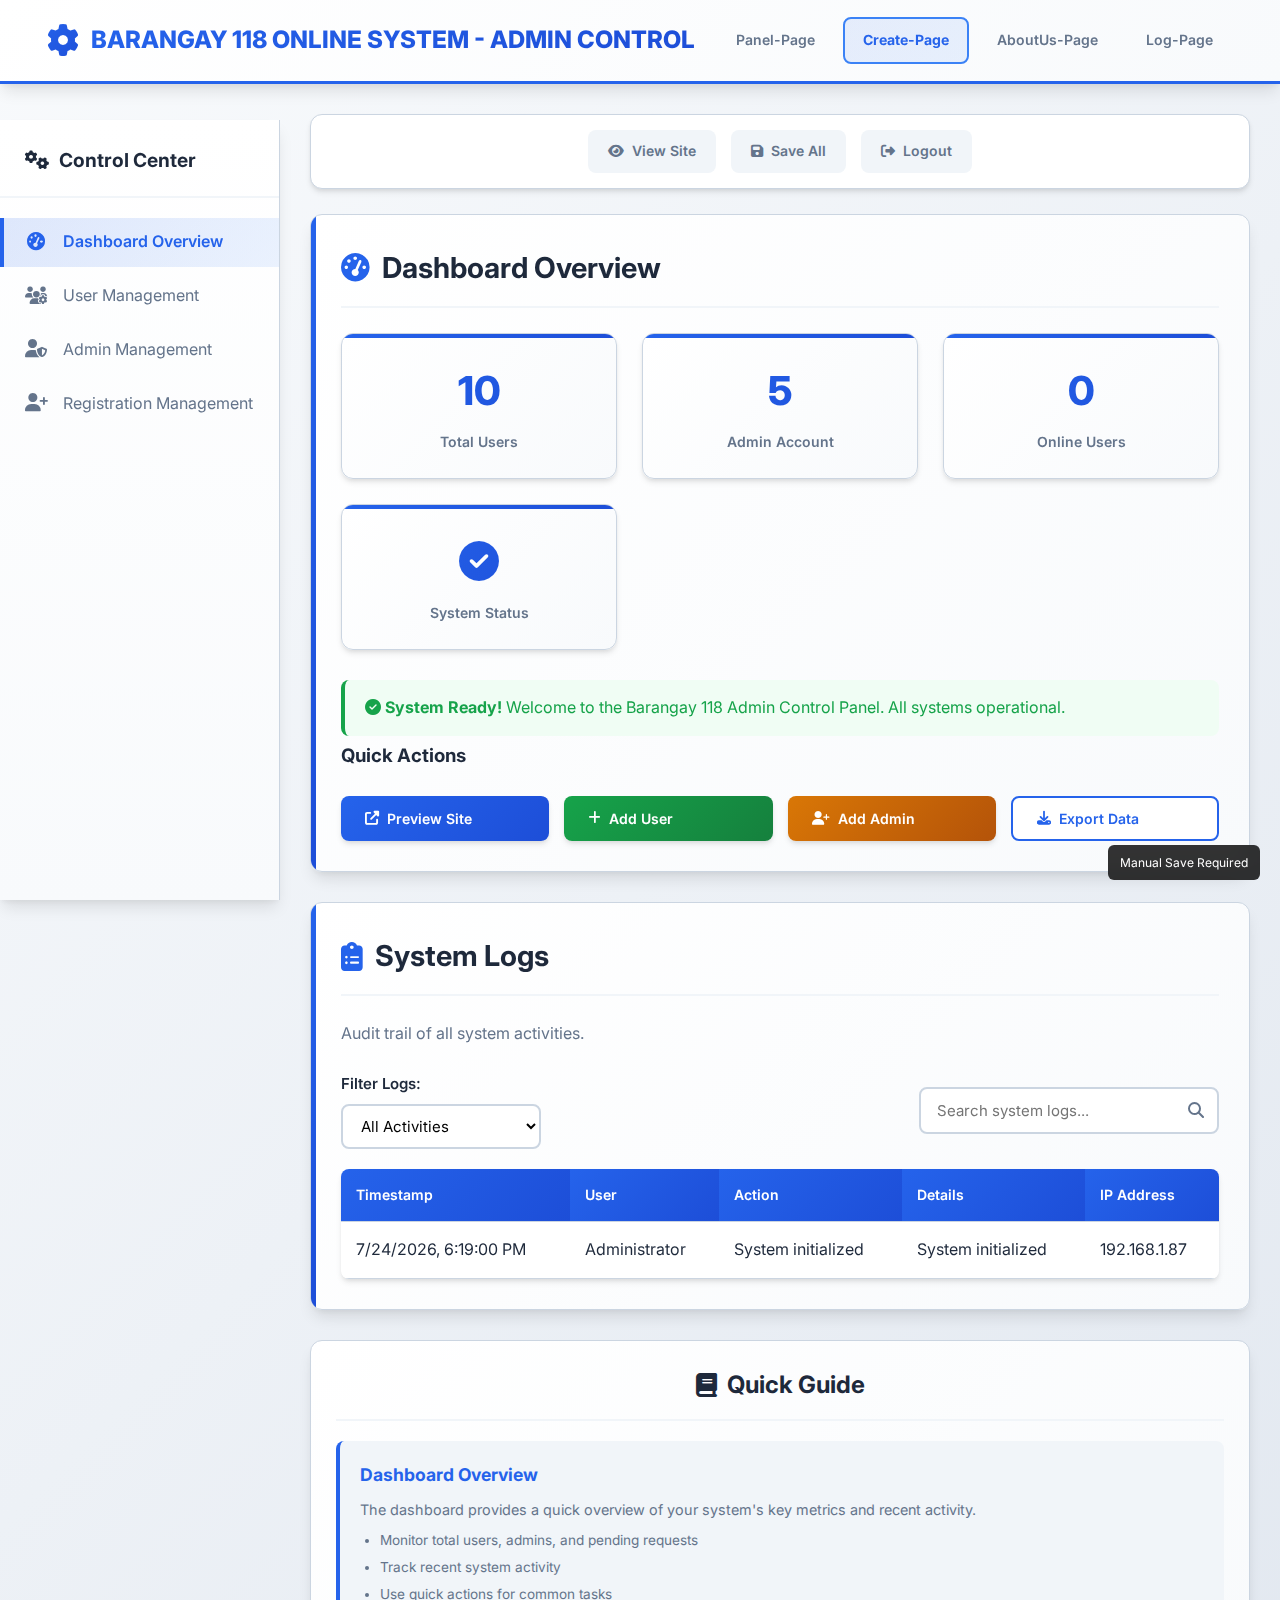
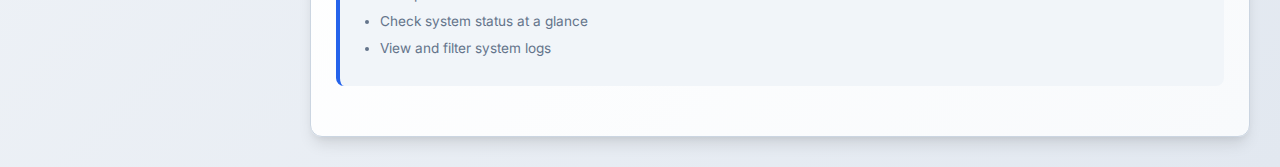
<file: CreateAccountAdmin.html>
<!DOCTYPE html>
<html lang="en">
<head>
    <meta charset="UTF-8">
    <meta name="viewport" content="width=device-width, initial-scale=1.0">
    <title>Admin Control - Barangay 118 Online System</title>
    <link rel="preconnect" href="https://fonts.googleapis.com">
    <link rel="preconnect" href="https://fonts.gstatic.com" crossorigin>
    <link href="https://fonts.googleapis.com/css2?family=Inter:wght@300;400;500;600;700;800&display=swap" rel="stylesheet">
    <link rel="stylesheet" href="https://cdnjs.cloudflare.com/ajax/libs/font-awesome/6.5.0/css/all.min.css"> 

    <style>
        /* CSS Variables */
        :root {
            --primary: #2563eb;
            --primary-dark: #1d4ed8;
            --primary-light: #3b82f6;
            --light: #ffffff;
            --dark: #1e293b;
            --gray: #64748b;
            --gray-light: #f1f5f9;
            --border: #cbd5e1;
            --error: #dc2626;
            --error-light: #fef2f2;
            --success: #16a34a;
            --success-light: #f0fdf4;
            --warning: #d97706;
            --accent: #f59e0b;
            --accent-light: #fef3c7;
            --shadow: 0 4px 6px -1px rgba(0, 0, 0, 0.1), 0 2px 4px -1px rgba(0, 0, 0, 0.06);
            --shadow-md: 0 6px 8px -1px rgba(0, 0, 0, 0.1), 0 4px 6px -1px rgba(0, 0, 0, 0.06);
            --shadow-lg: 0 10px 15px -3px rgba(0, 0, 0, 0.1), 0 4px 6px -2px rgba(0, 0, 0, 0.05);
            --radius: 8px;
            --radius-lg: 12px;
            --transition: all 0.3s cubic-bezier(0.4, 0, 0.2, 1);
        }
        
        /* Reset and Base Styles */
        * {
            margin: 0;
            padding: 0;
            box-sizing: border-box;
            font-family: 'Inter', 'Segoe UI', system-ui, -apple-system, sans-serif;
        }
        
        body {
            background: linear-gradient(135deg, #f8fafc 0%, #e2e8f0 100%);
            color: var(--dark);
            line-height: 1.6;
            min-height: 100vh;
        }
        
        .container {
            width: 95%;
            max-width: 1400px;
            margin: 0 auto;
            padding: 0 15px;
        }
        
        /* Header Styles */
        header {
            background: linear-gradient(135deg, var(--light) 0%, #f8fafc 100%);
            box-shadow: var(--shadow-lg);
            padding: 15px 0;
            position: sticky;
            top: 0;
            z-index: 1000;
            border-bottom: 3px solid var(--primary);
        }
        
        .navbar {
            display: flex;
            justify-content: space-between;
            align-items: center;
        }
        
        .logo {
            display: flex;
            align-items: center;
            gap: 12px;
            cursor: pointer;
        }
        
        .logo-icon {
            color: var(--primary);
            font-size: 32px;
            background: linear-gradient(135deg, var(--primary), var(--primary-dark));
            -webkit-background-clip: text;
            -webkit-text-fill-color: transparent;
        }
        
        .logo h1 {
            font-size: 24px;
            background: linear-gradient(135deg, var(--primary), var(--primary-dark));
            -webkit-background-clip: text;
            -webkit-text-fill-color: transparent;
            font-weight: 800;
        }
        
        .nav-links {
            display: flex;
            gap: 8px;
            align-items: center;
        }
        
        .nav-links a {
            text-decoration: none;
            color: var(--gray);
            font-weight: 600;
            font-size: 14px;
            padding: 10px 18px;
            border-radius: var(--radius);
            transition: var(--transition);
            position: relative;
            border: 2px solid transparent;
        }
        
        .nav-links a:hover {
            color: var(--primary);
            background-color: var(--gray-light);
            transform: translateY(-2px);
        }
        
        .nav-links a.active {
            color: var(--primary);
            background: linear-gradient(135deg, rgba(37, 99, 235, 0.1), rgba(59, 130, 246, 0.1));
            border-color: var(--primary-light);
            font-weight: 700;
        }

        /* Two Column Layout */
        .admin-panel {
            display: grid;
            grid-template-columns: 280px 1fr;
            gap: 0;
            min-height: calc(100vh - 120px);
        }
        
        .sidebar {
            background: linear-gradient(180deg, var(--light) 0%, #f8fafc 100%);
            box-shadow: var(--shadow-lg);
            padding: 25px 0;
            border-right: 1px solid var(--border);
            position: sticky;
            top: 120px;
            height: calc(100vh - 120px);
            overflow-y: auto;
        }
        
        .sidebar-header {
            padding: 0 25px 20px;
            border-bottom: 2px solid var(--gray-light);
            margin-bottom: 20px;
        }
        
        .sidebar-title {
            font-size: 1.2rem;
            font-weight: 700;
            color: var(--dark);
            display: flex;
            align-items: center;
            gap: 10px;
        }
        
        .sidebar-menu {
            list-style: none;
        }
        
        .sidebar-menu li {
            margin-bottom: 5px;
        }
        
        .sidebar-menu a {
            display: flex;
            align-items: center;
            gap: 15px;
            padding: 10px 20px;
            text-decoration: none;
            color: var(--gray);
            transition: var(--transition);
            border-left: 4px solid transparent;
            position: relative;
            overflow: hidden;
        }
        
        .sidebar-menu a::before {
            content: '';
            position: absolute;
            top: 0;
            left: -100%;
            width: 100%;
            height: 100%;
            background: linear-gradient(90deg, transparent, rgba(37, 99, 235, 0.1), transparent);
            transition: left 0.6s ease;
        }
        
        .sidebar-menu a:hover::before {
            left: 100%;
        }
        
        .sidebar-menu a:hover {
            background-color: var(--gray-light);
            color: var(--primary);
            transform: translateX(5px);
        }
        
        .sidebar-menu a.active {
            background: linear-gradient(135deg, rgba(37, 99, 235, 0.15), rgba(59, 130, 246, 0.1));
            color: var(--primary);
            border-left-color: var(--primary);
            font-weight: 600;
        }
        
        .sidebar-icon {
            font-size: 18px;
            width: 24px;
            text-align: center;
            transition: transform 0.3s ease;
        }
        
        .sidebar-menu a:hover .sidebar-icon {
            transform: scale(1.2);
        }
        
        .admin-content {
            padding: 30px;
            overflow-y: auto;
            background: transparent;
        }
        
        /* Section Styles */
        .admin-section {
            background: linear-gradient(135deg, var(--light) 0%, #f8fafc 100%);
            border-radius: var(--radius-lg);
            box-shadow: var(--shadow-lg);
            padding: 30px;
            margin-bottom: 30px;
            border: 1px solid var(--border);
            transition: var(--transition);
            position: relative;
            overflow: hidden;
        }
        
        .admin-section::before {
            content: '';
            position: absolute;
            top: 0;
            left: 0;
            width: 5px;
            height: 100%;
            background: linear-gradient(180deg, var(--primary), var(--primary-dark));
        }
        
        .admin-section:hover {
            transform: translateY(-5px);
            box-shadow: var(--shadow-lg);
        }
        
        .section-title {
            font-size: 1.8rem;
            margin-bottom: 25px;
            color: var(--dark);
            padding-bottom: 15px;
            border-bottom: 2px solid var(--gray-light);
            font-weight: 700;
            display: flex;
            align-items: center;
            gap: 12px;
        }
        
        .section-title i {
            color: var(--primary);
        }
        
        /* Top Bar Flex Layout */
        .top-bar {
            display: flex;
            justify-content: space-between;
            align-items: center;
            margin-bottom: 20px;
            gap: 15px;
        }
        
        .top-bar .alert {
            flex: 1;
            padding: 15px 20px;
            border-radius: var(--radius);
            border-left: 4px solid var(--success);
            background-color: var(--success-light);
            color: var(--success);
            animation: slideIn 0.3s ease;
        }
        
        .top-bar .search-container {
            flex: 0 0 300px; 
            position: relative;
        }
        
        .top-bar .search-box {
            width: 100%;
            padding: 12px 45px 12px 16px;
            border: 2px solid var(--border);
            border-radius: var(--radius);
            font-size: 15px;
            transition: var(--transition);
            background: var(--light);
        }
        
        .top-bar .search-box:focus {
            outline: none;
            border-color: var(--primary);
            box-shadow: 0 0 0 3px rgba(37, 99, 235, 0.1);
        }
        
        .top-bar .search-icon {
            position: absolute;
            right: 15px;
            top: 50%;
            transform: translateY(-50%);
            color: var(--gray);
        }
        
        /* Form Styles */
        .form-group {
            margin-bottom: 15px; 
            position: relative;
        }
        
        .form-label {
            display: block;
            margin-bottom: 8px; 
            font-weight: 600;
            color: var(--dark);
            font-size: 15px;
        }
        
        .form-control {
            width: 100%;
            padding: 10px 14px; 
            border: 2px solid var(--border);
            border-radius: var(--radius);
            font-size: 15px;
            transition: var(--transition);
            background: var(--light);
        }
        
        .form-control:focus {
            outline: none;
            border-color: var(--primary);
            box-shadow: 0 0 0 3px rgba(37, 99, 235, 0.1);
            transform: translateY(-2px);
        }
        
        textarea.form-control {
            min-height: 120px;
            resize: vertical;
            line-height: 1.5;
        }
        
        .form-row {
            display: flex;
            gap: 20px;
        }
        
        .form-row .form-group {
            flex: 1;
        }
        
        /* Button Styles */
        .btn {
            padding: 12px 24px;
            border: none;
            border-radius: var(--radius);
            font-size: 14px;
            font-weight: 600;
            cursor: pointer;
            display: inline-flex;
            align-items: center;
            gap: 8px;
            transition: var(--transition);
            text-decoration: none;
            position: relative;
            overflow: hidden;
        }
        
        .btn::before {
            content: '';
            position: absolute;
            top: 0;
            left: -100%;
            width: 100%;
            height: 100%;
            background: linear-gradient(90deg, transparent, rgba(255,255,255,0.2), transparent);
            transition: left 0.5s ease;
        }
        
        .btn:hover::before {
            left: 100%;
        }
        
        .btn-primary {
            background: linear-gradient(135deg, var(--primary), var(--primary-dark));
            color: white;
            box-shadow: var(--shadow);
        }
        
        .btn-primary:hover {
            transform: translateY(-3px);
            box-shadow: var(--shadow-lg);
        }
        
        .btn-secondary {
            background: var(--light);
            color: var(--primary);
            border: 2px solid var(--primary);
        }
        
        .btn-secondary:hover {
            background: var(--primary);
            color: white;
            transform: translateY(-3px);
        }
        
        .btn-success {
            background: linear-gradient(135deg, var(--success), #15803d);
            color: white;
            box-shadow: var(--shadow);
        }
        
        .btn-success:hover {
            transform: translateY(-3px);
            box-shadow: var(--shadow-lg);
        }
        
        .btn-warning {
            background: linear-gradient(135deg, var(--warning), #b45309);
            color: white;
            box-shadow: var(--shadow);
        }
        
        .btn-warning:hover {
            transform: translateY(-3px);
            box-shadow: var(--shadow-lg);
        }
        
        .btn-danger {
            background: linear-gradient(135deg, var(--error), #b91c1c);
            color: white;
            box-shadow: var(--shadow);
        }
        
        .btn-danger:hover {
            transform: translateY(-3px);
            box-shadow: var(--shadow-lg);
        }
        
        .action-buttons {
            display: flex;
            gap: 6px;
            flex-wrap: nowrap;
        }
        
        .btn-sm {
            padding: 8px 12px;
            font-size: 0.8rem;
            white-space: nowrap;
        }
        
        /* Table Styles */
        .data-table {
            width: 100%;
            border-collapse: collapse;
            margin-top: 20px;
            background: var(--light);
            border-radius: var(--radius);
            overflow: hidden;
            box-shadow: var(--shadow);
        }
        
        .data-table th,
        .data-table td {
            padding: 15px;
            text-align: left;
            border-bottom: 1px solid var(--border);
        }
        
        .data-table th {
            background: linear-gradient(135deg, var(--primary), var(--primary-dark));
            color: white;
            font-weight: 600;
            font-size: 14px;
        }
        
        .data-table tr:hover {
            background-color: var(--gray-light);
        }
        
        /* Stats Grid */
        .stats-grid {
            display: grid;
            grid-template-columns: repeat(auto-fit, minmax(220px, 1fr));
            gap: 25px;
            margin-bottom: 30px;
        }
        
        .stat-card {
            background: linear-gradient(135deg, var(--light), #f8fafc);
            border-radius: var(--radius-lg);
            box-shadow: var(--shadow);
            padding: 25px;
            text-align: center;
            transition: var(--transition);
            border: 1px solid var(--border);
            position: relative;
            overflow: hidden;
        }
        
        .stat-card::before {
            content: '';
            position: absolute;
            top: 0;
            left: 0;
            width: 100%;
            height: 4px;
            background: linear-gradient(90deg, var(--primary), var(--primary-dark));
        }
        
        .stat-card:hover {
            transform: translateY(-5px);
            box-shadow: var(--shadow-lg);
        }
        
        .stat-value {
            font-size: 2.5rem;
            font-weight: 800;
            background: linear-gradient(135deg, var(--primary), var(--primary-dark));
            -webkit-background-clip: text;
            -webkit-text-fill-color: transparent;
            margin-bottom: 8px;
        }
        
        .stat-label {
            color: var(--gray);
            font-size: 14px;
            font-weight: 600;
        }
        
        /* Tabs */
        .tabs {
            display: flex;
            border-bottom: 2px solid var(--gray-light);
            margin-bottom: 25px;
            background: var(--light);
            border-radius: var(--radius) var(--radius) 0 0;
            padding: 0 20px;
        }
        
        .tab {
            padding: 15px 25px;
            cursor: pointer;
            border-bottom: 3px solid transparent;
            transition: var(--transition);
            font-weight: 600;
            color: var(--gray);
            position: relative;
        }
        
        .tab:hover {
            color: var(--primary);
        }
        
        .tab.active {
            border-bottom-color: var(--primary);
            color: var(--primary);
            background: linear-gradient(135deg, rgba(37, 99, 235, 0.05), transparent);
        }
        
        .tab-content {
            display: none;
            animation: fadeIn 0.3s ease;
        }
        
        .tab-content.active {
            display: block;
        }

        .tab .icon {
            color: var(--gray) !important;
        }
        
        @keyframes fadeIn {
            from { opacity: 0; transform: translateY(10px); }
            to { opacity: 1; transform: translateY(0); }
        }
        
        /* Alert Styles */
        .alert {
            padding: 15px 20px;
            border-radius: var(--radius);
            margin-bottom: 5px;
            border-left: 4px solid;
            animation: slideIn 0.3s ease;
        }
        
        @keyframes slideIn {
            from { transform: translateX(-20px); opacity: 0; }
            to { transform: translateX(0); opacity: 1; }
        }
        
        .alert-success {
            background-color: var(--success-light);
            color: var(--success);
            border-left-color: var(--success);
        }
        
        .alert-error {
            background-color: var(--error-light);
            color: var(--error);
            border-left-color: var(--error);
        }
        
        /* Image Preview */
        .image-preview-container {
            margin-top: 15px;
        }
        
        .image-preview {
            max-width: 300px;
            max-height: 200px;
            border-radius: var(--radius);
            border: 2px solid var(--border);
            display: none;
            margin-top: 10px;
            box-shadow: var(--shadow);
        }

        .image-preview.visible {
            display: block;
            animation: zoomIn 0.3s ease;
        }

        @keyframes zoomIn {
            from { transform: scale(0.8); opacity: 0; }
            to { transform: scale(1); opacity: 1; }
        }
        
        /* Feature Badge */
        .feature-badge {
            background: linear-gradient(135deg, var(--accent), var(--warning));
            color: white;
            padding: 4px 12px;
            border-radius: 20px;
            font-size: 0.7rem;
            font-weight: 700;
            text-transform: uppercase;
            display: inline-flex;
            align-items: center;
            gap: 4px;
            white-space: nowrap;
        }

        .feature-badge i {
            font-size: 0.6rem;
        }
        
        /* Quick Actions */
        .quick-actions {
            display: grid;
            grid-template-columns: repeat(auto-fit, minmax(200px, 1fr));
            gap: 15px;
            margin-top: 25px;
        }

        /* Modal Styles */
        .modal {
            display: none;
            position: fixed;
            top: 0;
            left: 0;
            width: 100%;
            height: 100%;
            background: rgba(0,0,0,0.5);
            z-index: 2000;
            align-items: center;
            justify-content: center;
        }
        
        .modal.active {
            display: flex;
        }
        
        .modal-content {
            background: white;
            padding: 30px;
            border-radius: var(--radius-lg);
            box-shadow: var(--shadow-lg);
            width: 90%;
            max-width: 600px;
            max-height: 90vh;
            overflow-y: auto;
        }
        
        .modal-header {
            display: flex;
            justify-content: space-between;
            align-items: center;
            margin-bottom: 20px;
            padding-bottom: 15px;
            border-bottom: 2px solid var(--gray-light);
        }
        
        .modal-title {
            font-size: 1.5rem;
            font-weight: 700;
            color: var(--dark);
        }
        
        .close-modal {
            background: none;
            border: none;
            font-size: 1.5rem;
            cursor: pointer;
            color: var(--gray);
        }

        /* Top Actions inside tab-content */
        .tab-top-actions {
            display: flex;
            justify-content: center;
            gap: 15px;
            padding: 15px 0;
            margin-bottom: 25px;
            background: var(--light);
            border-radius: var(--radius-lg);
            box-shadow: var(--shadow);
            border: 1px solid var(--border);
        }
        
        .tab-top-actions a {
            text-decoration: none;
            color: var(--gray);
            font-weight: 600;
            font-size: 14px;
            padding: 10px 20px;
            border-radius: var(--radius);
            transition: var(--transition);
            display: flex;
            align-items: center;
            gap: 8px;
            background: var(--gray-light);
        }
        
        .tab-top-actions a:hover {
            color: var(--primary);
            background-color: var(--primary-light);
            color: white;
            transform: translateY(-2px);
        }

        /* Quick Guide at bottom center */
        .quick-guide-center {
            background: linear-gradient(135deg, var(--light) 0%, #f8fafc 100%);
            border-radius: var(--radius-lg);
            box-shadow: var(--shadow-lg);
            padding: 25px;
            margin-top: 30px;
            border: 1px solid var(--border);
        }
        
        .quick-guide-header {
            padding-bottom: 15px;
            border-bottom: 2px solid var(--gray-light);
            margin-bottom: 20px;
        }
        
        .quick-guide-title {
            font-size: 1.5rem;
            font-weight: 700;
            color: var(--dark);
            display: flex;
            align-items: center;
            gap: 10px;
            justify-content: center;
        }
        
        .guide-section {
            margin-bottom: 25px;
            padding: 20px;
            background: var(--gray-light);
            border-radius: var(--radius);
            border-left: 4px solid var(--primary);
        }
        
        .guide-section h4 {
            color: var(--primary);
            margin-bottom: 10px;
            font-size: 1.1rem;
        }
        
        .guide-section p {
            font-size: 0.9rem;
            color: var(--gray);
            line-height: 1.5;
            margin-bottom: 10px;
        }
        
        .guide-section ul {
            padding-left: 20px;
            font-size: 0.85rem;
            color: var(--gray);
        }
        
        .guide-section li {
            margin-bottom: 8px;
            line-height: 1.4;
        }
        
        /* Status Indicators */
        .status-online {
            color: #27ae60;
            font-weight: 600;
        }
        
        .status-offline {
            color: #e74c3c;
            font-weight: 600;
        }
        
        .status-indicator {
            display: inline-flex;
            align-items: center;
            gap: 5px;
        }
        
        .status-dot {
            width: 8px;
            height: 8px;
            border-radius: 50%;
            display: inline-block;
        }
        
        .status-dot.online {
            background-color: #27ae60;
        }
        
        .status-dot.offline {
            background-color: #e74c3c;
        }
        
        /* Status Badges */
        .status-badge {
            padding: 4px 12px;
            border-radius: 20px;
            font-size: 0.8rem;
            font-weight: 600;
            display: inline-block;
        }
        
        .status-pending {
            background-color: #fef3c7;
            color: #d97706;
        }
        
        .status-approved {
            background-color: #dcfce7;
            color: #16a34a;
        }
        
        .status-rejected {
            background-color: #fee2e2;
            color: #dc2626;
        }
        
        /* Role badges */
        .role-badge {
            padding: 4px 8px;
            border-radius: 15px;
            font-size: 12px;
            font-weight: bold;
        }

        .role-super_admin {
            background: #e74c3c;
            color: white;
        }

        .role-admin {
            background: #3498db;
            color: white;
        }

        .role-user {
            background: #27ae60;
            color: white;
        }
        
        /* Toast */
        .toast {
            position: fixed;
            top: 20px;
            left: 20px;
            padding: 15px 20px;
            background: rgba(0,0,0,0.8);
            color: white;
            border-radius: 6px;
            font-size: 12px;
            padding: 8px 12px;
            backdrop-filter: blur(10px);
            box-shadow: var(--shadow-lg);
            transform: translateX(-100%);
            opacity: 0;
            transition: all 0.3s ease;
            z-index: 1001;
            border-left: 4px solid #3498db;
        }

        .toast.success {
            border-left-color: #27ae60;
        }

        .toast.error {
            border-left-color: #e74c3c;
        }

        .toast.show {
            transform: translateX(0);
            opacity: 1;
        }

        /* Manual Save Indicator */
        .save-indicator {
            position: fixed;
            bottom: 20px;
            right: 20px;
            background: rgba(0,0,0,0.8);
            color: white;
            padding: 8px 12px;
            border-radius: 6px;
            font-size: 12px;
            z-index: 9999;
            backdrop-filter: blur(10px);
        }

                /* Manual Save Status */
        .save-status {
            position: fixed;
            top: 20px;
            left: 20px;
            background: rgba(0,0,0,0.8);
            color: white;
            padding: 8px 12px;
            border-radius: 6px;
            font-size: 12px;
            z-index: 9999;
            backdrop-filter: blur(10px);
            transform: translateX(-100%);
            opacity: 0;
            transition: all 0.3s ease;
            display: none;
        }
        
        .save-status.show {
            transform: translateX(0);
            opacity: 1;
            display: block;
        }

        /* Responsive Design */
        @media (max-width: 1024px) {
            .admin-panel {
                grid-template-columns: 1fr;
            }
            
            .sidebar {
                width: 100%;
                height: auto;
                position: static;
                padding: 15px 0;
            }
            
            .sidebar-menu {
                display: flex;
                overflow-x: auto;
                padding: 0 15px;
            }
            
            .sidebar-menu li {
                margin-bottom: 0;
                flex-shrink: 0;
            }
            
            .sidebar-menu a {
                border-left: none;
                border-bottom: 3px solid transparent;
                padding: 12px 20px;
            }
            
            .sidebar-menu a.active {
                border-left-color: transparent;
                border-bottom-color: var(--primary);
            }
            
            .admin-content {
                padding: 20px;
            }
        }
        
        @media (max-width: 768px) {
            .form-row {
                flex-direction: column;
                gap: 0;
            }
            
            .navbar {
                flex-direction: column;
                gap: 15px;
                text-align: center;
            }
            
            .nav-links {
                gap: 5px;
                flex-wrap: wrap;
                justify-content: center;
            }
            
            .stats-grid {
                grid-template-columns: 1fr;
            }
            
            .tabs {
                flex-direction: column;
            }
            
            .tab {
                padding: 12px 20px;
                border-bottom: none;
                border-left: 3px solid transparent;
            }
            
            .tab.active {
                border-bottom-color: transparent;
                border-left-color: var(--primary);
            }
            
            .action-buttons {
                flex-direction: column;
            }
            
            .btn-sm {
                padding: 6px 10px;
                font-size: 0.75rem;
            }

            .tab-top-actions {
                flex-direction: column;
                gap: 10px;
            }
        }
        
        @media (max-width: 480px) {
            .admin-content {
                padding: 15px;
            }
            
            .admin-section {
                padding: 20px;
            }
            
            .logo h1 {
                font-size: 18px;
            }
            
            .section-title {
                font-size: 1.5rem;
            }

            .quick-guide-center {
                padding: 20px;
            }
        }
    </style>
</head>
<body>
    <!-- Header -->
    <header>
        <div class="container">
            <div class="navbar">
                <div class="logo" onclick="window.open('PanelUserView.html', '_blank')">
                    <div class="logo-icon"><i class="fas fa-cog"></i></div>
                    <h1>BARANGAY 118 ONLINE SYSTEM - ADMIN CONTROL</h1>
                </div>

                <div class="nav-links">
                    <a href="PanelAdminView.html">Panel-Page</a>
                    <a href="CreateAccountAdmin.html" class="active">Create-Page</a>
                    <a href="AboutUsAdmin.html">AboutUs-Page</a>
                    <a href="LogAdminControl.html">Log-Page</a>
                </div>
            </div>
        </div>
    </header>

    <!-- Admin Panel -->
    <div class="admin-panel">
        <!-- Left Sidebar - Control Center -->
        <div class="sidebar">
            <div class="sidebar-header">
                <h2 class="sidebar-title"><i class="fas fa-cogs"></i> Control Center</h2>
            </div>
            <ul class="sidebar-menu">
                <li><a href="#" data-tab="dashboard" class="active"><span class="sidebar-icon"><i class="fas fa-tachometer-alt"></i></span> Dashboard Overview</a></li>
                <li><a href="#" data-tab="user-management"><span class="sidebar-icon"><i class="fas fa-users-cog"></i></span> User Management</a></li>
                <li><a href="#" data-tab="admin-management"><span class="sidebar-icon"><i class="fas fa-user-shield"></i></span> Admin Management</a></li>
                <li><a href="#" data-tab="registration-management"><span class="sidebar-icon"><i class="fas fa-user-plus"></i></span> Registration Management</a></li>
            </ul>
        </div>

        <!-- Center Content -->
        <div class="admin-content">
            <!-- Top Action Buttons -->
            <div class="tab-top-actions">
                <a href="PanelUserView.html" target="_blank"><i class="fas fa-eye"></i> View Site</a>
                <a href="#" id="save-all-btn"><i class="fas fa-save"></i> Save All</a>
                <a href="#" id="logout-btn"><i class="fas fa-sign-out-alt"></i> Logout</a>
            </div>

            <!-- Dashboard Tab -->
            <div id="dashboard" class="tab-content active">
                <div class="admin-section">
                    <h2 class="section-title"><i class="fas fa-tachometer-alt"></i> Dashboard Overview</h2>
                    
                    <div class="stats-grid">
                        <div class="stat-card">
                            <div class="stat-value" id="totalUsers">0</div>
                            <div class="stat-label">Total Users</div>
                        </div>
                        <div class="stat-card">
                            <div class="stat-value" id="activeAdmins">0</div>
                            <div class="stat-label">Admin Account</div>
                        </div>
                        <div class="stat-card">
                            <div class="stat-value" id="onlineUsers">0</div>
                            <div class="stat-label">Online Users</div>
                        </div>
                        <div class="stat-card">
                            <div class="stat-value"><i class="fas fa-check-circle" style="color: #27ae60;"></i></div>
                            <div class="stat-label">System Status</div>
                        </div>
                    </div>
                    
                    <div class="alert alert-success">
                        <strong><i class="fas fa-check-circle"></i> System Ready!</strong> Welcome to the Barangay 118 Admin Control Panel. All systems operational.
                    </div>
                    
                    <h3 style="margin-bottom: 15px; color: var(--dark);">Quick Actions</h3>
                    <div class="quick-actions">
                        <button class="btn btn-primary" id="preview-site-btn">
                            <i class="fas fa-external-link-alt"></i> Preview Site
                        </button>
                        <button class="btn btn-success" id="add-user-quick">
                            <i class="fas fa-plus"></i> Add User
                        </button>
                        <button class="btn btn-warning" id="add-admin-quick">
                            <i class="fas fa-user-plus"></i> Add Admin
                        </button>
                        <button class="btn btn-secondary" id="export-data-btn">
                            <i class="fas fa-download"></i> Export Data
                        </button>
                    </div>
                </div>

                <!-- System Logs Section in Dashboard -->
                <div class="admin-section">
                    <h2 class="section-title"><i class="fas fa-clipboard-list"></i> System Logs</h2>
                    <p style="color: var(--gray); margin-bottom: 25px;">Audit trail of all system activities.</p>
                    
                    <div class="top-bar">
                        <div class="form-group" style="margin-bottom: 0; min-width: 200px;">
                            <label class="form-label">Filter Logs:</label>
                            <select class="form-control" id="logFilter">
                                <option value="all">All Activities</option>
                                <option value="login">Login Attempts</option>
                                <option value="user_created">User Creation</option>
                                <option value="admin_actions">Admin Actions</option>
                                <option value="system">System Events</option>
                            </select>
                        </div>
                        
                        <div class="search-container">
                            <input type="text" class="search-box" id="systemLogsSearch" placeholder="Search system logs...">
                            <i class="fas fa-search search-icon"></i>
                        </div>
                    </div>
                    
                    <table class="data-table">
                        <thead>
                            <tr>
                                <th>Timestamp</th>
                                <th>User</th>
                                <th>Action</th>
                                <th>Details</th>
                                <th>IP Address</th>
                            </tr>
                        </thead>
                        <tbody id="systemLogs">
                            <!-- System logs will be populated here -->
                        </tbody>
                    </table>
                </div>

                <!-- Quick Guide -->
                <div class="quick-guide-center">
                    <div class="quick-guide-header">
                        <h2 class="quick-guide-title"><i class="fas fa-book"></i> Quick Guide</h2>
                    </div>
                    
                    <div id="dashboard-guide" class="guide-section">
                        <h4>Dashboard Overview</h4>
                        <p>The dashboard provides a quick overview of your system's key metrics and recent activity.</p>
                        <ul>
                            <li>Monitor total users, admins, and pending requests</li>
                            <li>Track recent system activity</li>
                            <li>Use quick actions for common tasks</li>
                            <li>Check system status at a glance</li>
                            <li>View and filter system logs</li>
                        </ul>
                    </div>
                </div>
            </div>

            <!-- User Management Tab -->
            <div id="user-management" class="tab-content">
                <div class="admin-section">
                    <h2 class="section-title"><i class="fas fa-users-cog"></i> User Management</h2>
                    <p style="color: var(--gray); margin-bottom: 25px;">Manage all user accounts in the system.</p>
                    
<div class="tabs">
    <div class="tab active" data-user-tab="existing">
        <i class="fas fa-users icon"></i> Existing Users
    </div>

    <div class="tab" data-user-tab="add">
        <i class="fas fa-user-plus icon"></i> Add New User
    </div>
</div>
                    
                    <!-- Existing Users -->
                    <div id="existing-users" class="tab-content active">
                        <div class="top-bar">
                            <div class="alert alert-success">
                                <strong><i class="fas fa-info-circle"></i> Pro Tip:</strong> Click on any user to edit their details.
                            </div>
                            <div class="search-container">
                                <input type="text" class="search-box" id="userSearch" placeholder="Search users...">
                                <i class="fas fa-search search-icon"></i>
                            </div>
                        </div>
                        
                        <table class="data-table">
                            <thead>
                                <tr>
                                    <th>ID</th>
                                    <th>Name</th>
                                    <th>Email</th>
                                    <th>Role</th>
                                    <th>Status</th>
                                    <th>Registered</th>
                                    <th>Actions</th>
                                </tr>
                            </thead>
                            <tbody id="usersTable">
                                <!-- Users will be populated here -->
                            </tbody>
                        </table>
                    </div>
                    
                    <!-- Add User -->
                    <div id="add-user" class="tab-content">
                        <form id="user-form">
                            <input type="hidden" id="user-edit-id" value="">
                            <div class="form-group">
                                <label class="form-label" for="user-name">Full Name *</label>
                                <input type="text" class="form-control" id="user-name" placeholder="Enter user's full name" required>
                            </div>
                            
                            <div class="form-group">
                                <label class="form-label" for="user-email">Email Address *</label>
                                <input type="email" class="form-control" id="user-email" placeholder="Enter user's email address" required>
                            </div>
                            
                            <div class="form-group">
                                <label class="form-label" for="user-password">Password *</label>
                                <input type="password" class="form-control" id="user-password" placeholder="Enter password" required>
                            </div>
                            
                            <div class="form-group">
                                <label class="form-label" for="user-role">Role *</label>
                                <select class="form-control" id="user-role" required>
                                    <option value="">Select Role</option>
                                    <option value="user">User</option>
                                    <!-- Admin can only create user accounts -->
                                </select>
                            </div>
                            
                            <div class="form-group">
                                <label class="form-label" for="user-status">Status</label>
                                <select class="form-control" id="user-status">
                                    <option value="active">Active</option>
                                    <option value="inactive">Inactive</option>
                                </select>
                            </div>
                            
                            <button type="submit" class="btn btn-success" id="user-submit-btn">
                                <i class="fas fa-plus-circle"></i> Add User
                            </button>
                            <button type="button" class="btn btn-secondary" id="user-cancel-edit" style="display: none;">
                                <i class="fas fa-times"></i> Cancel Edit
                            </button>
                        </form>
                    </div>
                </div>

                <!-- Quick Guide -->
                <div class="quick-guide-center">
                    <div class="quick-guide-header">
                        <h2 class="quick-guide-title"><i class="fas fa-book"></i> Quick Guide</h2>
                    </div>
                    
                    <div id="user-guide" class="guide-section">
                        <h4>User Management</h4>
                        <p>Manage all user accounts in the system.</p>
                        <ul>
                            <li>Add new users with appropriate roles</li>
                            <li>Edit existing user details</li>
                            <li>Deactivate or activate user accounts</li>
                            <li>Assign appropriate access levels</li>
                        </ul>
                    </div>
                </div>
            </div>

            <!-- Admin Management Tab -->
            <div id="admin-management" class="tab-content">
                <div class="admin-section">
                    <h2 class="section-title"><i class="fas fa-user-shield"></i> Admin Management</h2>
                    <p style="color: var(--gray); margin-bottom: 25px;">Manage administrative accounts and permissions.</p>
                    
<div class="tabs">
    <div class="tab active" data-admin-tab="existing">
        <i class="fas fa-user-friends icon"></i> Existing Admins
    </div>

    <div class="tab" data-admin-tab="add">
        <i class="fas fa-user-plus icon"></i> Add New Admin
    </div>
</div>
                    
                    <!-- Existing Admins -->
                    <div id="existing-admins" class="tab-content active">
                        <div class="top-bar">
                            <div class="alert alert-success">
                                <strong><i class="fas fa-info-circle"></i> Pro Tip:</strong> Super Admin accounts cannot be deleted.
                            </div>
                            
                            <div class="search-container">
                                <input type="text" class="search-box" id="adminSearch" placeholder="Search admins...">
                                <i class="fas fa-search search-icon"></i>
                            </div>  
                        </div>
                          
                        <table class="data-table">
                            <thead>
                                <tr>
                                    <th>ID</th>
                                    <th>Name</th>
                                    <th>Email</th>
                                    <th>Role</th>
                                    <th>Status</th>
                                    <th>Last Login</th>
                                    <th>Actions</th>
                                </tr>
                            </thead>
                            <tbody id="adminsTable">
                                <!-- Admins will be populated here -->
                            </tbody>
                        </table>
                    </div>
                    
                    <!-- Add Admin -->
                    <div id="add-admin" class="tab-content">
                        <form id="admin-form">
                            <input type="hidden" id="admin-edit-id" value="">
                            <div class="form-group">
                                <label class="form-label" for="admin-name">Full Name *</label>
                                <input type="text" class="form-control" id="admin-name" placeholder="Enter admin's full name" required>
                            </div>
                            
                            <div class="form-group">
                                <label class="form-label" for="admin-email">Email Address *</label>
                                <input type="email" class="form-control" id="admin-email" placeholder="Enter admin's email address" required>
                            </div>
                            
                            <div class="form-group">
                                <label class="form-label" for="admin-password">Password *</label>
                                <input type="password" class="form-control" id="admin-password" placeholder="Enter password" required minlength="6">
                            </div>
                            
                            <div class="form-group">
                                <label class="form-label" for="admin-role">Role *</label>
                                <select class="form-control" id="admin-role" required>
                                    <option value="">Select Role</option>
                                    <option value="admin">Admin</option>
                                    <option value="super_admin">Super Admin</option>
                                </select>
                            </div>
                            
                            <div class="form-group">
                                <label class="form-label" for="admin-status">Status</label>
                                <select class="form-control" id="admin-status">
                                    <option value="active">Active</option>
                                    <option value="inactive">Inactive</option>
                                </select>
                            </div>
                            
                            <button type="submit" class="btn btn-success" id="admin-submit-btn">
                                <i class="fas fa-user-plus"></i> Add Admin
                            </button>
                            <button type="button" class="btn btn-secondary" id="admin-cancel-edit" style="display: none;">
                                <i class="fas fa-times"></i> Cancel Edit
                            </button>
                        </form>
                    </div>
                </div>

                <!-- Quick Guide -->
                <div class="quick-guide-center">
                    <div class="quick-guide-header">
                        <h2 class="quick-guide-title"><i class="fas fa-book"></i> Quick Guide</h2>
                    </div>
                    
                    <div id="admin-guide" class="guide-section">
                        <h4>Admin Management</h4>
                        <p>Manage administrative accounts and permissions.</p>
                        <ul>
                            <li>Create new admin accounts with appropriate roles</li>
                            <li>Edit existing admin details</li>
                            <li>Monitor admin login activity</li>
                            <li>Super Admin accounts have full system access</li>
                        </ul>
                    </div>
                </div>
            </div>

            <!-- Registration Management Tab -->
            <div id="registration-management" class="tab-content">
                <div class="admin-section">
                    <h2 class="section-title"><i class="fas fa-user-plus"></i> Registration Management</h2>
                    <p style="color: var(--gray); margin-bottom: 25px;">Manage user registration applications and account creation.</p>
                    
<div class="tabs">
    <div class="tab active" data-registration-tab="pending">
        <i class="fas fa-hourglass-half icon"></i> Pending Registrations
    </div>

    <div class="tab" data-registration-tab="approved">
        <i class="fas fa-check-circle icon"></i> Approved Accounts
    </div>

    <div class="tab" data-registration-tab="rejected">
        <i class="fas fa-times-circle icon"></i> Rejected Applications
    </div>

    <div class="tab" data-registration-tab="manual">
        <i class="fas fa-user-plus icon"></i> Create Account Manually
    </div>
</div>

                    
                    <!-- Pending Registrations -->
                    <div id="pending-registrations" class="tab-content active">
                        <div class="top-bar">
                            <div class="alert alert-success">
                                <strong><i class="fas fa-info-circle"></i> Pro Tip:</strong> Click on any registration to view full details and process the application.
                            </div>
                            
                            <div class="search-container">
                                <input type="text" class="search-box" id="pendingSearch" placeholder="Search pending registrations...">
                                <i class="fas fa-search search-icon"></i>
                            </div>
                        </div>
                        
                        <table class="data-table">
                            <thead>
                                <tr>
                                    <th>Control No.</th>
                                    <th>Full Name</th>
                                    <th>Email</th>
                                    <th>Date Submitted</th>
                                    <th>Documents</th>
                                    <th>Status</th>
                                    <th>Actions</th>
                                </tr>
                            </thead>
                            <tbody id="pendingTable">
                                <!-- Pending registrations will be populated here -->
                            </tbody>
                        </table>
                    </div>
                    
                    <!-- Approved Accounts -->
                    <div id="approved-accounts" class="tab-content">
                        <div class="top-bar">
                            <div class="alert alert-success">
                                <strong><i class="fas fa-info-circle"></i> Pro Tip:</strong> You can deactivate or modify approved accounts as needed.
                            </div>
                            
                            <div class="search-container">
                                <input type="text" class="search-box" id="approvedSearch" placeholder="Search approved accounts...">
                                <i class="fas fa-search search-icon"></i>
                            </div>
                        </div>
                        
                        <table class="data-table">
                            <thead>
                                <tr>
                                    <th>Control No.</th>
                                    <th>Full Name</th>
                                    <th>Email</th>
                                    <th>Date Approved</th>
                                    <th>Approved By</th>
                                    <th>Status</th>
                                    <th>Actions</th>
                                </tr>
                            </thead>
                            <tbody id="approvedTable">
                                <!-- Approved accounts will be populated here -->
                            </tbody>
                        </table>
                    </div>
                    
                    <!-- Rejected Applications -->
                    <div id="rejected-applications" class="tab-content">
                        <div class="top-bar">
                            <div class="alert alert-success">
                                <strong><i class="fas fa-info-circle"></i> Pro Tip:</strong> You can restore rejected applications if they were declined in error.
                            </div>
                            
                            <div class="search-container">
                                <input type="text" class="search-box" id="rejectedSearch" placeholder="Search rejected applications...">
                                <i class="fas fa-search search-icon"></i>
                            </div>
                        </div>
                        
                        <table class="data-table">
                            <thead>
                                <tr>
                                    <th>Control No.</th>
                                    <th>Full Name</th>
                                    <th>Email</th>
                                    <th>Date Rejected</th>
                                    <th>Rejected By</th>
                                    <th>Reason</th>
                                    <th>Actions</th>
                                </tr>
                            </thead>
                            <tbody id="rejectedTable">
                                <!-- Rejected applications will be populated here -->
                            </tbody>
                        </table>
                    </div>
                    
                    <!-- Create Account Manually -->
                    <div id="create-manual" class="tab-content">
                        <form id="manual-account-form">
                            <div class="form-row">
                                <div class="form-group">
                                    <label class="form-label" for="manual-first-name">First Name *</label>
                                    <input type="text" class="form-control" id="manual-first-name" placeholder="Enter first name" required>
                                </div>
                                
                                <div class="form-group">
                                    <label class="form-label" for="manual-last-name">Last Name *</label>
                                    <input type="text" class="form-control" id="manual-last-name" placeholder="Enter last name" required>
                                </div>
                            </div>
                            
                            <div class="form-group">
                                <label class="form-label" for="manual-email">Email Address *</label>
                                <input type="email" class="form-control" id="manual-email" placeholder="Enter email address" required>
                            </div>
                            
                            <div class="form-group">
                                <label class="form-label" for="manual-password">Password *</label>
                                <input type="password" class="form-control" id="manual-password" placeholder="Enter password" required minlength="6">
                            </div>
                            
                            <div class="form-row">
                                <div class="form-group">
                                    <label class="form-label" for="manual-phone">Phone Number</label>
                                    <input type="tel" class="form-control" id="manual-phone" placeholder="Enter phone number">
                                </div>
                                
                                <div class="form-group">
                                    <label class="form-label" for="manual-role">Account Role *</label>
                                    <select class="form-control" id="manual-role" required>
                                        <option value="">Select Role</option>
                                        <option value="user">User</option>
                                        <option value="admin">Admin</option>
                                    </select>
                                </div>
                            </div>
                            
                            <div class="form-group">
                                <label class="form-label" for="manual-address">Address</label>
                                <textarea class="form-control" id="manual-address" placeholder="Enter complete address" rows="3"></textarea>
                            </div>
                            
                            <div class="form-group">
                                <label class="form-label" for="manual-notes">Admin Notes</label>
                                <textarea class="form-control" id="manual-notes" placeholder="Add any notes about this account" rows="3"></textarea>
                            </div>
                            
                            <button type="submit" class="btn btn-success">
                                <i class="fas fa-user-plus"></i> Create Account
                            </button>
                        </form>
                    </div>
                </div>

                <!-- Quick Guide -->
                <div class="quick-guide-center">
                    <div class="quick-guide-header">
                        <h2 class="quick-guide-title"><i class="fas fa-book"></i> Quick Guide</h2>
                    </div>
                    
                    <div id="registration-guide" class="guide-section">
                        <h4>Registration Management</h4>
                        <p>Manage user registration applications and account creation processes.</p>
                        <ul>
                            <li>Review and process pending registration applications</li>
                            <li>Approve valid applications to create user accounts</li>
                            <li>Reject incomplete or invalid applications with feedback</li>
                            <li>Create accounts manually for special cases</li>
                            <li>Track approval and rejection history</li>
                        </ul>
                    </div>
                </div>
            </div>
        </div>
    </div>

    <!-- Registration Details Modal -->
    <div class="modal" id="registrationModal">
        <div class="modal-content">
            <div class="modal-header">
                <h2 class="modal-title">Registration Details</h2>
                <button class="close-modal" id="closeRegistrationModal">&times;</button>
            </div>
            <div id="registrationDetails">
                <!-- Registration details will be populated here -->
            </div>
            <div class="modal-footer" style="margin-top: 20px; display: flex; gap: 10px; justify-content: flex-end;">
                <button class="btn btn-success" id="approveRegistration">Approve</button>
                <button class="btn btn-danger" id="rejectRegistration">Reject</button>
                <button class="btn btn-secondary" id="closeDetails">Close</button>
            </div>
        </div>
    </div>

    <!-- Rejection Reason Modal -->
    <div class="modal" id="rejectionModal">
        <div class="modal-content">
            <div class="modal-header">
                <h2 class="modal-title">Reject Registration</h2>
                <button class="close-modal" id="closeRejectionModal">&times;</button>
            </div>
            <div class="form-group">
                <label class="form-label" for="rejectionReason">Reason for Rejection *</label>
                <textarea class="form-control" id="rejectionReason" placeholder="Provide a clear reason for rejecting this application" rows="4" required></textarea>
            </div>
            <div class="modal-footer" style="margin-top: 20px; display: flex; gap: 10px; justify-content: flex-end;">
                <button class="btn btn-danger" id="confirmRejection">Confirm Rejection</button>
                <button class="btn btn-secondary" id="cancelRejection">Cancel</button>
            </div>
        </div>
    </div>

    <!-- Toast Notifications -->
    <div id="toast" class="toast"></div>

    <!-- Manual Save Indicator -->
    <div id="save-indicator" class="save-indicator">Manual Save Required</div>

    <!-- Manual Save Notification (Left Side) -->
    <div id="save-status" class="save-status">Manual Save</div>

    <script>
        document.addEventListener('DOMContentLoaded', function() {
            initializeAdminPanel();
            initializeRegistrationAdmin();
        });

        function initializeAdminPanel() {
            // Define default users data
            const defaultUsers = [
                { id: 1, email: "superadmin@barangay118.gov.ph", password: "superadmin123", role: "super_admin", name: "Primary Administrator", status: "active", registered: new Date().toLocaleDateString() },
                { id: 2, email: "superadmin2@barangay118.gov.ph", password: "superadmin123", role: "super_admin", name: "Chief Administrator", status: "active", registered: new Date().toLocaleDateString() },
                { id: 3, email: "admin1@barangay118.gov.ph", password: "admin123", role: "admin", name: "Records Administrator", status: "active", registered: new Date().toLocaleDateString() },
                { id: 4, email: "admin2@barangay118.gov.ph", password: "admin123", role: "admin", name: "Operations Administrator", status: "active", registered: new Date().toLocaleDateString() },
                { id: 5, email: "admin3@barangay118.gov.ph", password: "admin123", role: "admin", name: "Logistics Administrator", status: "active", registered: new Date().toLocaleDateString() },
                { id: 6, email: "almanzor_jhlox@barangay118.gov.ph", password: "user123", role: "user", name: "Jhlox De Guzman ALMANZOR", status: "active", registered: new Date().toLocaleDateString() },
                { id: 7, email: "andaya_zantrix@barangay118.gov.ph", password: "user123", role: "user", name: "Zantrix Geoff Dandoy ANDAYA", status: "active", registered: new Date().toLocaleDateString() },
                { id: 8, email: "aranas_john@barangay118.gov.ph", password: "user123", role: "user", name: "John Aezer Fajardo ARANAS", status: "active", registered: new Date().toLocaleDateString() },
                { id: 9, email: "argallon_ezekiel@barangay118.gov.ph", password: "user123", role: "user", name: "Ezekiel Lazaro ARGALLON", status: "active", registered: new Date().toLocaleDateString() },
                { id: 10, email: "badilla_carl@barangay118.gov.ph", password: "user123", role: "user", name: "Carl John Henry Smith BADILLA", status: "active", registered: new Date().toLocaleDateString() }
            ];

            // Load data from localStorage or use default data
            let users = JSON.parse(localStorage.getItem('barangayUsers')) || defaultUsers;
            let admins = JSON.parse(localStorage.getItem('barangayAdmins')) || defaultUsers.filter(user => user.role === 'admin' || user.role === 'super_admin');
            let systemLogs = JSON.parse(localStorage.getItem('systemLogs')) || [];
            let userStatus = JSON.parse(localStorage.getItem('userStatus')) || {};

            // Enhanced Admin Panel with Pre-loaded Data and Edit Functionality
            class BarangayAdminPanel {
                constructor() {
                    this.currentData = null;
                    this.hasUnsavedChanges = false;
                    this.activityLog = [];
                    this.init();
                }

                init() {
                    this.loadData();
                    this.setupEventListeners();
                    this.setupSearchFunctionality();
                    this.updateDashboard();
                    this.loadUsersTable();
                    this.loadAdminsTable();
                    this.loadSystemLogs();
                    this.logActivity('System initialized', 'success');
                    this.updateSaveIndicator();
                    
                    // Initialize default data if empty
                    this.initializeDefaultData();
                }

                initializeDefaultData() {
                    // Create initial system log if empty
                    if (systemLogs.length === 0) {
                        const initialLog = {
                            timestamp: new Date().toLocaleString(),
                            user: "System",
                            action: "SYSTEM_STARTED",
                            details: "Admin panel initialized with default data",
                            type: "system",
                            ip: "127.0.0.1"
                        };
                        systemLogs.push(initialLog);
                        this.saveData();
                    }
                }

                loadData() {
                    console.log('✅ Data loaded from localStorage');
                }

                saveData() {
                    localStorage.setItem('barangayUsers', JSON.stringify(users));
                    localStorage.setItem('barangayAdmins', JSON.stringify(admins));
                    localStorage.setItem('systemLogs', JSON.stringify(systemLogs));
                    localStorage.setItem('userStatus', JSON.stringify(userStatus));
                    
                    this.updateDashboard();
                    this.hasUnsavedChanges = false;
                    this.updateSaveIndicator();
                    this.logActivity('Data saved successfully', 'success');
                    this.showAlert('All changes saved successfully!', 'success');
                }

                setupEventListeners() {
                    // Sidebar navigation
                    document.querySelectorAll('.sidebar-menu a').forEach(link => {
                        link.addEventListener('click', (e) => {
                            e.preventDefault();
                            const tabId = link.getAttribute('data-tab');
                            this.switchTab(tabId);
                            this.updateQuickGuide(tabId);
                        });
                    });

                    // User tabs
                    document.querySelectorAll('[data-user-tab]').forEach(tab => {
                        tab.addEventListener('click', () => {
                            this.switchUserTab(tab.getAttribute('data-user-tab'));
                        });
                    });

                    // Admin tabs
                    document.querySelectorAll('[data-admin-tab]').forEach(tab => {
                        tab.addEventListener('click', () => {
                            this.switchAdminTab(tab.getAttribute('data-admin-tab'));
                        });
                    });

                    // Form submissions
                    this.setupFormListeners();

                    // Quick action buttons
                    document.getElementById('preview-site-btn').addEventListener('click', () => {
                        window.open('PanelUserView.html', '_blank');
                    });

                    document.getElementById('add-user-quick').addEventListener('click', () => {
                        this.switchTab('user-management');
                        this.switchUserTab('add');
                        this.updateQuickGuide('user-management');
                    });

                    document.getElementById('add-admin-quick').addEventListener('click', () => {
                        this.switchTab('admin-management');
                        this.switchAdminTab('add');
                        this.updateQuickGuide('admin-management');
                    });

                    document.getElementById('export-data-btn').addEventListener('click', () => {
                        this.exportData();
                    });

                    document.getElementById('save-all-btn').addEventListener('click', (e) => {
                        e.preventDefault();
                        this.saveData();
                    });

                    // Logout button
                    document.getElementById('logout-btn').addEventListener('click', (e) => {
                        e.preventDefault();
                        if (this.hasUnsavedChanges) {
                            if (confirm('You have unsaved changes. Are you sure you want to exit without saving?')) {
                                this.showAlert('Thank you for using the admin panel!', 'success');
                                setTimeout(() => {
                                    window.location.href = 'LogIn.html';
                                }, 1500);
                            }
                        } else {
                            if (confirm('Are you sure you want to exit?')) {
                                this.showAlert('Thank you for using the admin panel!', 'success');
                                setTimeout(() => {
                                    window.location.href = 'LogIn.html';
                                }, 1500);
                            }
                        }
                    });

                    // Log filter
                    document.getElementById('logFilter').addEventListener('change', () => {
                        this.loadSystemLogs();
                    });

                    // Auto-save indicator
                    setInterval(() => {
                        if (this.hasUnsavedChanges) {
                            this.updateSaveIndicator();
                        }
                    }, 5000);
                }

                setupSearchFunctionality() {
                    // User search
                    document.getElementById('userSearch').addEventListener('input', (e) => {
                        this.filterTable('usersTable', e.target.value.toLowerCase());
                    });

                    // Admin search
                    document.getElementById('adminSearch').addEventListener('input', (e) => {
                        this.filterTable('adminsTable', e.target.value.toLowerCase());
                    });

                    // System logs search
                    document.getElementById('systemLogsSearch').addEventListener('input', (e) => {
                        this.filterTable('systemLogs', e.target.value.toLowerCase());
                    });
                }

                filterTable(tableId, searchText) {
                    const table = document.getElementById(tableId);
                    if (!table) return;
                    
                    const rows = table.getElementsByTagName('tr');

                    for (let i = 0; i < rows.length; i++) {
                        const cells = rows[i].getElementsByTagName('td');
                        let found = false;
                        
                        for (let j = 0; j < cells.length; j++) {
                            const cellText = cells[j].textContent.toLowerCase();
                            if (cellText.includes(searchText)) {
                                found = true;
                                break;
                            }
                        }
                        
                        rows[i].style.display = found ? '' : 'none';
                    }
                }

                setupFormListeners() {
                    // User Form
                    document.getElementById('user-form').addEventListener('submit', (e) => {
                        e.preventDefault();
                        
                        const editId = document.getElementById('user-edit-id').value;
                        const isEditing = editId !== '';
                        
                        const userData = {
                            id: isEditing ? parseInt(editId) : (users.length > 0 ? Math.max(...users.map(u => u.id)) + 1 : 1),
                            name: document.getElementById('user-name').value,
                            email: document.getElementById('user-email').value,
                            password: document.getElementById('user-password').value,
                            role: document.getElementById('user-role').value,
                            status: document.getElementById('user-status').value,
                            registered: isEditing ? users.find(u => u.id === parseInt(editId)).registered : new Date().toLocaleDateString()
                        };

                        if (isEditing) {
                            // Update existing user
                            const index = users.findIndex(u => u.id === parseInt(editId));
                            if (index !== -1) {
                                users[index] = userData;
                                this.logActivity(`User updated: "${userData.name}"`, 'success');
                                this.showAlert('User updated successfully!', 'success');
                            }
                        } else {
                            // Add new user
                            users.push(userData);
                            this.logActivity(`User added: "${userData.name}"`, 'success');
                            this.showAlert('User added successfully!', 'success');
                        }

                        this.hasUnsavedChanges = true;
                        this.updateSaveIndicator();
                        this.loadUsersTable();
                        
                        // Reset form
                        document.getElementById('user-form').reset();
                        document.getElementById('user-edit-id').value = '';
                        document.getElementById('user-submit-btn').innerHTML = '<i class="fas fa-plus-circle"></i> Add User';
                        document.getElementById('user-cancel-edit').style.display = 'none';
                        
                        // Switch to existing users tab if we were editing
                        if (isEditing) {
                            this.switchUserTab('existing');
                        }
                    });

                    // Admin Form
                    document.getElementById('admin-form').addEventListener('submit', (e) => {
                        e.preventDefault();
                        
                        const editId = document.getElementById('admin-edit-id').value;
                        const isEditing = editId !== '';
                        
                        const adminData = {
                            id: isEditing ? parseInt(editId) : (admins.length > 0 ? Math.max(...admins.map(a => a.id)) + 1 : 1),
                            name: document.getElementById('admin-name').value,
                            email: document.getElementById('admin-email').value,
                            password: document.getElementById('admin-password').value,
                            role: document.getElementById('admin-role').value,
                            status: document.getElementById('admin-status').value,
                            lastLogin: isEditing ? admins.find(a => a.id === parseInt(editId)).lastLogin : 'Never',
                            registered: isEditing ? admins.find(a => a.id === parseInt(editId)).registered : new Date().toLocaleDateString()
                        };

                        if (isEditing) {
                            // Update existing admin
                            const index = admins.findIndex(a => a.id === parseInt(editId));
                            if (index !== -1) {
                                admins[index] = adminData;
                                this.logActivity(`Admin updated: "${adminData.name}"`, 'success');
                                this.showAlert('Admin updated successfully!', 'success');
                            }
                        } else {
                            // Add new admin
                            admins.push(adminData);
                            this.logActivity(`Admin added: "${adminData.name}"`, 'success');
                            this.showAlert('Admin added successfully!', 'success');
                        }

                        this.hasUnsavedChanges = true;
                        this.updateSaveIndicator();
                        this.loadAdminsTable();
                        
                        // Reset form
                        document.getElementById('admin-form').reset();
                        document.getElementById('admin-edit-id').value = '';
                        document.getElementById('admin-submit-btn').innerHTML = '<i class="fas fa-user-plus"></i> Add Admin';
                        document.getElementById('admin-cancel-edit').style.display = 'none';
                        
                        if (isEditing) {
                            this.switchAdminTab('existing');
                        }
                    });

                    // Cancel Edit buttons
                    document.getElementById('user-cancel-edit').addEventListener('click', () => {
                        document.getElementById('user-form').reset();
                        document.getElementById('user-edit-id').value = '';
                        document.getElementById('user-submit-btn').innerHTML = '<i class="fas fa-plus-circle"></i> Add User';
                        document.getElementById('user-cancel-edit').style.display = 'none';
                        this.showAlert('Edit cancelled', 'info');
                    });

                    document.getElementById('admin-cancel-edit').addEventListener('click', () => {
                        document.getElementById('admin-form').reset();
                        document.getElementById('admin-edit-id').value = '';
                        document.getElementById('admin-submit-btn').innerHTML = '<i class="fas fa-user-plus"></i> Add Admin';
                        document.getElementById('admin-cancel-edit').style.display = 'none';
                        this.showAlert('Edit cancelled', 'info');
                    });
                }

                switchTab(tabId) {
                    // Update sidebar
                    document.querySelectorAll('.sidebar-menu a').forEach(item => {
                        item.classList.remove('active');
                    });
                    document.querySelector(`[data-tab="${tabId}"]`).classList.add('active');

                    // Update content
                    document.querySelectorAll('.tab-content').forEach(tab => {
                        tab.classList.remove('active');
                    });
                    document.getElementById(tabId).classList.add('active');
                    
                    // Refresh data for the active tab
                    if (tabId === 'dashboard') {
                        this.updateDashboard();
                    } else if (tabId === 'user-management') {
                        this.loadUsersTable();
                    } else if (tabId === 'admin-management') {
                        this.loadAdminsTable();
                    }
                }

                updateQuickGuide(tabId) {
                    // Hide all guide sections
                    document.querySelectorAll('.guide-section').forEach(section => {
                        section.style.display = 'none';
                    });
                    
                    // Show the guide for the active tab
                    const guideId = `${tabId}-guide`;
                    const guideSection = document.getElementById(guideId);
                    if (guideSection) {
                        guideSection.style.display = 'block';
                    }
                }

                switchUserTab(tab) {
                    document.querySelectorAll('[data-user-tab]').forEach(t => t.classList.remove('active'));
                    document.querySelector(`[data-user-tab="${tab}"]`).classList.add('active');

                    document.querySelectorAll('#user-management .tab-content').forEach(t => t.classList.remove('active'));
                    document.getElementById(tab === 'existing' ? 'existing-users' : 'add-user').classList.add('active');
                }

                switchAdminTab(tab) {
                    document.querySelectorAll('[data-admin-tab]').forEach(t => t.classList.remove('active'));
                    document.querySelector(`[data-admin-tab="${tab}"]`).classList.add('active');

                    document.querySelectorAll('#admin-management .tab-content').forEach(t => t.classList.remove('active'));
                    document.getElementById(tab === 'existing' ? 'existing-admins' : 'add-admin').classList.add('active');
                }

                updateDashboard() {
                    // Count online users
                    const currentTime = new Date().getTime();
                    const onlineUsersCount = Object.values(userStatus).filter(status => 
                        status.online && (currentTime - new Date(status.lastLogin).getTime() < 300000) // 5 minutes
                    ).length;

                    document.getElementById('totalUsers').textContent = users.length;
                    document.getElementById('activeAdmins').textContent = admins.filter(a => a.status === 'active').length;
                    document.getElementById('onlineUsers').textContent = onlineUsersCount;

                    // Load system logs in the dashboard
                    this.loadSystemLogs();
                }

                updateSaveIndicator() {
                    // Show manual save notification on the left side
                    const saveStatus = document.getElementById('save-status');
                    if (saveStatus) {
                        if (this.hasUnsavedChanges) {
                            saveStatus.textContent = 'Manual Save';
                            saveStatus.classList.add('show');
                            
                            // Auto-remove after 3 seconds
                            setTimeout(() => {
                                saveStatus.classList.remove('show');
                            }, 3000);
                        } else {
                            saveStatus.classList.remove('show');
                        }
                    }
                }

                loadUsersTable() {
                    const usersTable = document.getElementById('usersTable');
                    if (!usersTable) return;
                    
                    usersTable.innerHTML = '';

                    if (users.length === 0) {
                        usersTable.innerHTML = `<tr><td colspan="7" style="text-align: center; color: var(--gray); padding: 30px;">No users found. Add your first user!</td></tr>`;
                        return;
                    }

                    const currentTime = new Date().getTime();

                    users.forEach(user => {
                        // Check if user is online (within last 5 minutes)
                        const status = userStatus[user.email];
                        const isOnline = status && status.online && 
                                        (currentTime - new Date(status.lastLogin).getTime() < 300000);
                        
                        const row = document.createElement('tr');
                        row.innerHTML = `
                            <td>${user.id}</td>
                            <td>${user.name}</td>
                            <td>${user.email}</td>
                            <td><span class="role-badge role-${user.role}">${user.role}</span></td>
                            <td>
                                <span class="status-indicator ${isOnline ? 'status-online' : 'status-offline'}">
                                    <span class="status-dot ${isOnline ? 'online' : 'offline'}"></span>
                                    ${isOnline ? 'Online' : 'Offline'}
                                </span>
                            </td>
                            <td>${user.registered}</td>
                            <td>
                                <div class="action-buttons">
                                    <button class="btn btn-primary btn-sm edit-user" data-id="${user.id}">
                                        <i class="fas fa-edit"></i> Edit
                                    </button>
                                    <button class="btn btn-danger btn-sm delete-user" data-id="${user.id}">
                                        <i class="fas fa-trash"></i> Delete
                                    </button>
                                </div>
                            </td>
                        `;
                        usersTable.appendChild(row);
                    });

                    // Add event listeners
                    document.querySelectorAll('.delete-user').forEach(btn => {
                        btn.addEventListener('click', (e) => {
                            const id = parseInt(e.target.closest('button').getAttribute('data-id'));
                            this.deleteUser(id);
                        });
                    });

                    document.querySelectorAll('.edit-user').forEach(btn => {
                        btn.addEventListener('click', (e) => {
                            const id = parseInt(e.target.closest('button').getAttribute('data-id'));
                            this.editUser(id);
                        });
                    });
                }

                loadAdminsTable() {
                    const adminsTable = document.getElementById('adminsTable');
                    if (!adminsTable) return;
                    
                    adminsTable.innerHTML = '';

                    if (admins.length === 0) {
                        adminsTable.innerHTML = `<tr><td colspan="7" style="text-align: center; color: var(--gray); padding: 30px;">No admins found. Add your first admin!</td></tr>`;
                        return;
                    }

                    const currentTime = new Date().getTime();

                    admins.forEach(admin => {
                        // Check if admin is online
                        const status = userStatus[admin.email];
                        const isOnline = status && status.online && 
                                        (currentTime - new Date(status.lastLogin).getTime() < 300000);
                        
                        const row = document.createElement('tr');
                        row.innerHTML = `
                            <td>${admin.id}</td>
                            <td>${admin.name}</td>
                            <td>${admin.email}</td>
                            <td><span class="role-badge role-${admin.role}">${admin.role}</span></td>
                            <td>
                                <span class="status-indicator ${isOnline ? 'status-online' : 'status-offline'}">
                                    <span class="status-dot ${isOnline ? 'online' : 'offline'}"></span>
                                    ${isOnline ? 'Online' : 'Offline'}
                                </span>
                            </td>
                            <td>${admin.lastLogin || 'Never'}</td>
                            <td>
                                <div class="action-buttons">
                                    <button class="btn btn-primary btn-sm edit-admin" data-id="${admin.id}">
                                        <i class="fas fa-edit"></i> Edit
                                    </button>
                                    ${admin.role !== 'super_admin' ? `<button class="btn btn-danger btn-sm delete-admin" data-id="${admin.id}">
                                        <i class="fas fa-trash"></i> Delete
                                    </button>` : '<button class="btn btn-secondary btn-sm" disabled>Protected</button>'}
                                </div>
                            </td>
                        `;
                        adminsTable.appendChild(row);
                    });

                    document.querySelectorAll('.delete-admin').forEach(btn => {
                        btn.addEventListener('click', (e) => {
                            const id = parseInt(e.target.closest('button').getAttribute('data-id'));
                            this.deleteAdmin(id);
                        });
                    });

                    document.querySelectorAll('.edit-admin').forEach(btn => {
                        btn.addEventListener('click', (e) => {
                            const id = parseInt(e.target.closest('button').getAttribute('data-id'));
                            this.editAdmin(id);
                        });
                    });
                }

                loadSystemLogs() {
                    const logsTable = document.getElementById('systemLogs');
                    if (!logsTable) return;
                    
                    const filter = document.getElementById('logFilter').value;
                    
                    let filteredLogs = systemLogs;
                    if (filter !== 'all') {
                        filteredLogs = systemLogs.filter(log => log.type === filter);
                    }
                    
                    logsTable.innerHTML = filteredLogs.reverse().map(log => `
                        <tr>
                            <td>${log.timestamp}</td>
                            <td>${log.user}</td>
                            <td>${log.action}</td>
                            <td>${log.details}</td>
                            <td>${log.ip}</td>
                        </tr>
                    `).join('');
                }

                // Edit Functions
                editUser(id) {
                    const user = users.find(u => u.id === id);
                    
                    if (!user) return;
                    
                    // Switch to Add User tab and populate form
                    this.switchUserTab('add');
                    
                    // Populate form with existing data
                    document.getElementById('user-edit-id').value = user.id;
                    document.getElementById('user-name').value = user.name;
                    document.getElementById('user-email').value = user.email;
                    document.getElementById('user-password').value = user.password;
                    document.getElementById('user-role').value = user.role;
                    document.getElementById('user-status').value = user.status;
                    
                    // Update button text
                    document.getElementById('user-submit-btn').innerHTML = '<i class="fas fa-save"></i> Update User';
                    document.getElementById('user-cancel-edit').style.display = 'inline-block';
                    
                    this.logActivity(`Editing user: "${user.name}"`, 'info');
                }

                editAdmin(id) {
                    const admin = admins.find(a => a.id === id);
                    
                    if (!admin) return;
                    
                    // Switch to Add Admin tab and populate form
                    this.switchAdminTab('add');
                    
                    // Populate form with existing data
                    document.getElementById('admin-edit-id').value = admin.id;
                    document.getElementById('admin-name').value = admin.name;
                    document.getElementById('admin-email').value = admin.email;
                    document.getElementById('admin-password').value = admin.password;
                    document.getElementById('admin-role').value = admin.role;
                    document.getElementById('admin-status').value = admin.status;
                    
                    // Update button text
                    document.getElementById('admin-submit-btn').innerHTML = '<i class="fas fa-save"></i> Update Admin';
                    document.getElementById('admin-cancel-edit').style.display = 'inline-block';
                    
                    this.logActivity(`Editing admin: "${admin.name}"`, 'info');
                }

                deleteUser(id) {
                    if (confirm('Are you sure you want to delete this user?')) {
                        const deleted = users.find(u => u.id === id);
                        users = users.filter(user => user.id !== id);
                        
                        // Remove from user status
                        if (deleted && deleted.email) {
                            delete userStatus[deleted.email];
                        }
                        
                        this.hasUnsavedChanges = true;
                        this.updateSaveIndicator();
                        this.loadUsersTable();
                        this.logActivity(`User deleted: "${deleted.name}"`, 'error');
                        this.showAlert('User deleted successfully', 'success');
                    }
                }

                deleteAdmin(id) {
                    if (confirm('Are you sure you want to delete this admin?')) {
                        const deleted = admins.find(a => a.id === id);
                        admins = admins.filter(admin => admin.id !== id);
                        
                        // Remove from user status
                        if (deleted && deleted.email) {
                            delete userStatus[deleted.email];
                        }
                        
                        this.hasUnsavedChanges = true;
                        this.updateSaveIndicator();
                        this.loadAdminsTable();
                        this.logActivity(`Admin deleted: "${deleted.name}"`, 'error');
                        this.showAlert('Admin deleted successfully', 'success');
                    }
                }

                exportData() {
                    const data = {
                        users: users,
                        admins: admins,
                        systemLogs: systemLogs,
                        userStatus: userStatus
                    };
                    
                    const dataStr = JSON.stringify(data, null, 2);
                    const blob = new Blob([dataStr], { type: 'application/json' });
                    const url = URL.createObjectURL(blob);
                    const link = document.createElement('a');
                    link.href = url;
                    link.download = `barangay-118-admin-backup-${new Date().toISOString().split('T')[0]}.json`;
                    link.click();
                    URL.revokeObjectURL(url);
                    this.logActivity('Data exported successfully', 'success');
                    this.showAlert('Data exported successfully!', 'success');
                }

                showAlert(message, type) {
                    const alert = document.createElement('div');
                    alert.className = `alert alert-${type}`;
                    alert.innerHTML = `<strong><i class="fas fa-${type === 'success' ? 'check' : 'exclamation'}-circle"></i> ${message}</strong>`;
                    
                    const currentTab = document.querySelector('.tab-content.active');
                    if (currentTab) {
                        currentTab.insertBefore(alert, currentTab.firstChild);
                        
                        setTimeout(() => {
                            if (alert.parentNode) {
                                alert.parentNode.removeChild(alert);
                            }
                        }, 5000);
                    }
                }

                logActivity(message, type) {
                    const currentUser = 'Administrator';
                    
                    const activity = {
                        timestamp: new Date().toLocaleString(),
                        user: currentUser,
                        action: message,
                        details: message,
                        type: 'admin_actions',
                        ip: '192.168.1.' + Math.floor(Math.random() * 255)
                    };
                    
                    systemLogs.push(activity);
                    
                    // Update dashboard if it's visible
                    if (document.getElementById('dashboard').classList.contains('active')) {
                        this.updateDashboard();
                    }
                }

                showToast(message, type = 'info') {
                    const toast = document.getElementById('toast');
                    if (!toast) return;
                    
                    toast.textContent = message;
                    toast.className = `toast ${type}`;
                    
                    toast.classList.add('show');
                    
                    setTimeout(() => {
                        toast.classList.remove('show');
                    }, 3000);
                }
            }

            // Initialize the admin panel
            window.adminPanel = new BarangayAdminPanel();
        }

        function initializeRegistrationAdmin() {
            // Define sample registration data
            const sampleRegistrations = [
                {
                    controlNumber: "BRGY118-20250115-001",
                    personalInfo: {
                        lastName: "Dela Cruz",
                        firstName: "Juan",
                        middleName: "Santos",
                        extName: "Jr.",
                        gender: "male",
                        dateOfBirth: "1985-05-15",
                        address: "123 Mabini St., Brgy. San Roque, Caloocan City, Metro Manila",
                        placeOfBirth: "Caloocan City, Metro Manila, Philippines",
                        age: 39,
                        phone: "+63 912-345-6789",
                        civilStatus: "married",
                        citizenship: "Filipino",
                        occupation: "Teacher",
                        specialCategories: ["PWD"]
                    },
                    accountInfo: {
                        email: "juan.delacruz@example.com",
                        password: "encrypted_password",
                        emailVerified: true
                    },
                    householdInfo: {
                        propertyUrl: "https://propertyfinder.ph/house123",
                        householdMembers: 5,
                        ownerName: "Juan Dela Cruz",
                        precinctNo: "123A",
                        yearsInBarangay: 10
                    },
                    documents: {
                        idType: "passport",
                        userReason: "I need to access barangay services for my family",
                        residencePreviewSrc: "",
                        idFrontPreviewSrc: "",
                        idBackPreviewSrc: ""
                    },
                    faceCaptures: {
                        flags: { front: true, left: true, right: true, closed: true },
                        frontPreview: "",
                        leftPreview: "",
                        rightPreview: "",
                        closedPreview: ""
                    },
                    status: "pending",
                    submittedAt: new Date().toLocaleString(),
                    registrationDate: new Date().toISOString()
                },
            
// APPROVED USERS (Generated)

{
    controlNumber: "BRGY118-20250117-006",
    personalInfo: {
        lastName: "Almanzor",
        firstName: "Jhlox De Guzman",
        middleName: "",
        extName: "",
        gender: "male",
        dateOfBirth: "2004-03-15",
        address: "Brgy. 118, Caloocan City, Metro Manila",
        placeOfBirth: "Caloocan City, Metro Manila, Philippines",
        age: 20,
        phone: "",
        civilStatus: "single",
        citizenship: "Filipino",
        occupation: "",
        specialCategories: []
    },
    accountInfo: {
        email: "almanzor_jhlox@barangay118.gov.ph",
        password: "user123",
        emailVerified: true
    },
    householdInfo: {
        propertyUrl: "",
        householdMembers: 1,
        ownerName: "Jhlox De Guzman Almanzor",
        precinctNo: "",
        yearsInBarangay: 6
    },
    documents: {
        idType: "",
        userReason: "",
        residencePreviewSrc: "",
        idFrontPreviewSrc: "",
        idBackPreviewSrc: ""
    },
    faceCaptures: {
        flags: { front: false, left: false, right: false, closed: false },
        frontPreview: "",
        leftPreview: "",
        rightPreview: "",
        closedPreview: ""
    },
    status: "approved",
    submittedAt: new Date().toLocaleString(),
    registrationDate: new Date().toISOString(),
    approvedAt: new Date().toLocaleString(),
    approvedBy: "Admin User"
},

{
    controlNumber: "BRGY118-20250117-007",
    personalInfo: {
        lastName: "Andaya",
        firstName: "Zantrix Geoff Dandoy",
        middleName: "",
        extName: "",
        gender: "male",
        dateOfBirth: "2005-09-10",
        address: "Brgy. 118, Caloocan City, Metro Manila",
        placeOfBirth: "Caloocan City, Metro Manila, Philippines",
        age: 19,
        phone: "",
        civilStatus: "single",
        citizenship: "Filipino",
        occupation: "",
        specialCategories: []
    },
    accountInfo: {
        email: "andaya_zantrix@barangay118.gov.ph",
        password: "user123",
        emailVerified: true
    },
    householdInfo: {
        propertyUrl: "",
        householdMembers: 1,
        ownerName: "Zantrix Geoff Dandoy Andaya",
        precinctNo: "",
        yearsInBarangay: 4
    },
    documents: {
        idType: "",
        userReason: "",
        residencePreviewSrc: "",
        idFrontPreviewSrc: "",
        idBackPreviewSrc: ""
    },
    faceCaptures: {
        flags: { front: false, left: false, right: false, closed: false },
        frontPreview: "",
        leftPreview: "",
        rightPreview: "",
        closedPreview: ""
    },
    status: "approved",
    submittedAt: new Date().toLocaleString(),
    registrationDate: new Date().toISOString(),
    approvedAt: new Date().toLocaleString(),
    approvedBy: "Admin User"
},

{
    controlNumber: "BRGY118-20250117-008",
    personalInfo: {
        lastName: "Aranas",
        firstName: "John Aezer Fajardo",
        middleName: "",
        extName: "",
        gender: "male",
        dateOfBirth: "2003-08-12",
        address: "Brgy. 118, Caloocan City, Metro Manila",
        placeOfBirth: "Caloocan City, Metro Manila, Philippines",
        age: 21,
        phone: "",
        civilStatus: "single",
        citizenship: "Filipino",
        occupation: "",
        specialCategories: []
    },
    accountInfo: {
        email: "aranas_john@barangay118.gov.ph",
        password: "user123",
        emailVerified: true
    },
    householdInfo: {
        propertyUrl: "",
        householdMembers: 1,
        ownerName: "John Aezer Fajardo ARANAS",
        precinctNo: "",
        yearsInBarangay: 7
    },
    documents: {
        idType: "",
        userReason: "",
        residencePreviewSrc: "",
        idFrontPreviewSrc: "",
        idBackPreviewSrc: ""
    },
    faceCaptures: {
        flags: { front: false, left: false, right: false, closed: false },
        frontPreview: "",
        leftPreview: "",
        rightPreview: "",
        closedPreview: ""
    },
    status: "approved",
    submittedAt: new Date().toLocaleString(),
    registrationDate: new Date().toISOString(),
    approvedAt: new Date().toLocaleString(),
    approvedBy: "Admin User"
},

{
    controlNumber: "BRGY118-20250117-009",
    personalInfo: {
        lastName: "Argallon",
        firstName: "Ezekiel Lazaro",
        middleName: "",
        extName: "",
        gender: "male",
        dateOfBirth: "2006-02-22",
        address: "Brgy. 118, Caloocan City, Metro Manila",
        placeOfBirth: "Caloocan City, Metro Manila, Philippines",
        age: 18,
        phone: "",
        civilStatus: "single",
        citizenship: "Filipino",
        occupation: "",
        specialCategories: []
    },
    accountInfo: {
        email: "argallon_ezekiel@barangay118.gov.ph",
        password: "user123",
        emailVerified: true
    },
    householdInfo: {
        propertyUrl: "",
        householdMembers: 1,
        ownerName: "Ezekiel Lazaro Argallon",
        precinctNo: "",
        yearsInBarangay: 3
    },
    documents: {
        idType: "",
        userReason: "",
        residencePreviewSrc: "",
        idFrontPreviewSrc: "",
        idBackPreviewSrc: ""
    },
    faceCaptures: {
        flags: { front: false, left: false, right: false, closed: false },
        frontPreview: "",
        leftPreview: "",
        rightPreview: "",
        closedPreview: ""
    },
    status: "approved",
    submittedAt: new Date().toLocaleString(),
    registrationDate: new Date().toISOString(),
    approvedAt: new Date().toLocaleString(),
    approvedBy: "Admin User"
},

{
    controlNumber: "BRGY118-20250117-010",
    personalInfo: {
        lastName: "Badilla",
        firstName: "Carl John Henry Smith",
        middleName: "",
        extName: "",
        gender: "male",
        dateOfBirth: "2003-11-02",
        address: "Brgy. 118, Caloocan City, Metro Manila",
        placeOfBirth: "Caloocan City, Metro Manila, Philippines",
        age: 21,
        phone: "",
        civilStatus: "single",
        citizenship: "Filipino",
        occupation: "",
        specialCategories: []
    },
    accountInfo: {
        email: "badilla_carl@barangay118.gov.ph",
        password: "user123",
        emailVerified: true
    },
    householdInfo: {
        propertyUrl: "",
        householdMembers: 1,
        ownerName: "Carl John Henry Smith Badilla",
        precinctNo: "",
        yearsInBarangay: 8
    },
    documents: {
        idType: "",
        userReason: "",
        residencePreviewSrc: "",
        idFrontPreviewSrc: "",
        idBackPreviewSrc: ""
    },
    faceCaptures: {
        flags: { front: false, left: false, right: false, closed: false },
        frontPreview: "",
        leftPreview: "",
        rightPreview: "",
        closedPreview: ""
    },
    status: "approved",
    submittedAt: new Date().toLocaleString(),
    registrationDate: new Date().toISOString(),
    approvedAt: new Date().toLocaleString(),
    approvedBy: "Admin User"
},

{
    controlNumber: "BRGY118-20250117-011",
    personalInfo: {
        lastName: "Bag-id",
        firstName: "Alvin Evangelista",
        middleName: "",
        extName: "",
        gender: "male",
        dateOfBirth: "2004-06-18",
        address: "Brgy. 118, Caloocan City, Metro Manila",
        placeOfBirth: "Caloocan City, Metro Manila, Philippines",
        age: 20,
        phone: "",
        civilStatus: "single",
        citizenship: "Filipino",
        occupation: "",
        specialCategories: []
    },
    accountInfo: {
        email: "bag-id_alvin@barangay118.gov.ph",
        password: "user123",
        emailVerified: true
    },
    householdInfo: {
        propertyUrl: "",
        householdMembers: 1,
        ownerName: "Alvin Evangelista Bag-id",
        precinctNo: "",
        yearsInBarangay: 5
    },
    documents: {
        idType: "",
        userReason: "",
        residencePreviewSrc: "",
        idFrontPreviewSrc: "",
        idBackPreviewSrc: ""
    },
    faceCaptures: {
        flags: { front: false, left: false, right: false, closed: false },
        frontPreview: "",
        leftPreview: "",
        rightPreview: "",
        closedPreview: ""
    },
    status: "approved",
    submittedAt: new Date().toLocaleString(),
    registrationDate: new Date().toISOString(),
    approvedAt: new Date().toLocaleString(),
    approvedBy: "Admin User"
},

{
    controlNumber: "BRGY118-20250117-012",
    personalInfo: {
        lastName: "Blanco",
        firstName: "Zidane Punzalan",
        middleName: "",
        extName: "",
        gender: "male",
        dateOfBirth: "2007-01-20",
        address: "Brgy. 118, Caloocan City, Metro Manila",
        placeOfBirth: "Caloocan City, Metro Manila, Philippines",
        age: 17,
        phone: "",
        civilStatus: "single",
        citizenship: "Filipino",
        occupation: "",
        specialCategories: []
    },
    accountInfo: {
        email: "blanco_zidane@barangay118.gov.ph",
        password: "user123",
        emailVerified: true
    },
    householdInfo: {
        propertyUrl: "",
        householdMembers: 1,
        ownerName: "Zidane Punzalan Blanco",
        precinctNo: "",
        yearsInBarangay: 4
    },
    documents: {
        idType: "",
        userReason: "",
        residencePreviewSrc: "",
        idFrontPreviewSrc: "",
        idBackPreviewSrc: ""
    },
    faceCaptures: {
        flags: { front: false, left: false, right: false, closed: false },
        frontPreview: "",
        leftPreview: "",
        rightPreview: "",
        closedPreview: ""
    },
    status: "approved",
    submittedAt: new Date().toLocaleString(),
    registrationDate: new Date().toISOString(),
    approvedAt: new Date().toLocaleString(),
    approvedBy: "Admin User"
},

{
    controlNumber: "BRGY118-20250117-013",
    personalInfo: {
        lastName: "Burgos",
        firstName: "Alfred",
        middleName: "",
        extName: "",
        gender: "male",
        dateOfBirth: "2005-05-09",
        address: "Brgy. 118, Caloocan City, Metro Manila",
        placeOfBirth: "Caloocan City, Metro Manila, Philippines",
        age: 19,
        phone: "",
        civilStatus: "single",
        citizenship: "Filipino",
        occupation: "",
        specialCategories: []
    },
    accountInfo: {
        email: "burgos_alfred@barangay118.gov.ph",
        password: "user123",
        emailVerified: true
    },
    householdInfo: {
        propertyUrl: "",
        householdMembers: 1,
        ownerName: "Alfred Burgos",
        precinctNo: "",
        yearsInBarangay: 6
    },
    documents: {
        idType: "",
        userReason: "",
        residencePreviewSrc: "",
        idFrontPreviewSrc: "",
        idBackPreviewSrc: ""
    },
    faceCaptures: {
        flags: { front: false, left: false, right: false, closed: false },
        frontPreview: "",
        leftPreview: "",
        rightPreview: "",
        closedPreview: ""
    },
    status: "approved",
    submittedAt: new Date().toLocaleString(),
    registrationDate: new Date().toISOString(),
    approvedAt: new Date().toLocaleString(),
    approvedBy: "Admin User"
},

{
    controlNumber: "BRGY118-20250117-014",
    personalInfo: {
        lastName: "Canlas",
        firstName: "Chester Jon Guttierez",
        middleName: "",
        extName: "",
        gender: "male",
        dateOfBirth: "2004-12-02",
        address: "Brgy. 118, Caloocan City, Metro Manila",
        placeOfBirth: "Caloocan City, Metro Manila, Philippines",
        age: 20,
        phone: "",
        civilStatus: "single",
        citizenship: "Filipino",
        occupation: "",
        specialCategories: []
    },
    accountInfo: {
        email: "canlas_chester@barangay118.gov.ph",
        password: "user123",
        emailVerified: true
    },
    householdInfo: {
        propertyUrl: "",
        householdMembers: 1,
        ownerName: "Chester Jon Guttierez Canlas",
        precinctNo: "",
        yearsInBarangay: 7
    },
    documents: {
        idType: "",
        userReason: "",
        residencePreviewSrc: "",
        idFrontPreviewSrc: "",
        idBackPreviewSrc: ""
    },
    faceCaptures: {
        flags: { front: false, left: false, right: false, closed: false },
        frontPreview: "",
        leftPreview: "",
        rightPreview: "",
        closedPreview: ""
    },
    status: "approved",
    submittedAt: new Date().toLocaleString(),
    registrationDate: new Date().toISOString(),
    approvedAt: new Date().toLocaleString(),
    approvedBy: "Admin User"
},

{
    controlNumber: "BRGY118-20250117-015",
    personalInfo: {
        lastName: "Castro",
        firstName: "Jomar Santino Novilla",
        middleName: "",
        extName: "",
        gender: "male",
        dateOfBirth: "2003-07-17",
        address: "Brgy. 118, Caloocan City, Metro Manila",
        placeOfBirth: "Caloocan City, Metro Manila, Philippines",
        age: 21,
        phone: "",
        civilStatus: "single",
        citizenship: "Filipino",
        occupation: "",
        specialCategories: []
    },
    accountInfo: {
        email: "castro_jomar@barangay118.gov.ph",
        password: "user123",
        emailVerified: true
    },
    householdInfo: {
        propertyUrl: "",
        householdMembers: 1,
        ownerName: "Jomar Santino Novilla Castro",
        precinctNo: "",
        yearsInBarangay: 8
    },
    documents: {
        idType: "",
        userReason: "",
        residencePreviewSrc: "",
        idFrontPreviewSrc: "",
        idBackPreviewSrc: ""
    },
    faceCaptures: {
        flags: { front: false, left: false, right: false, closed: false },
        frontPreview: "",
        leftPreview: "",
        rightPreview: "",
        closedPreview: ""
    },
    status: "approved",
    submittedAt: new Date().toLocaleString(),
    registrationDate: new Date().toISOString(),
    approvedAt: new Date().toLocaleString(),
    approvedBy: "Admin User"
},

{
    controlNumber: "BRGY118-20250117-016",
    personalInfo: {
        lastName: "Catimbang",
        firstName: "John Mark Toledo",
        middleName: "",
        extName: "",
        gender: "male",
        dateOfBirth: "2005-10-30",
        address: "Brgy. 118, Caloocan City, Metro Manila",
        placeOfBirth: "Caloocan City, Metro Manila, Philippines",
        age: 19,
        phone: "",
        civilStatus: "single",
        citizenship: "Filipino",
        occupation: "",
        specialCategories: []
    },
    accountInfo: {
        email: "catimbang_john@barangay118.gov.ph",
        password: "user123",
        emailVerified: true
    },
    householdInfo: {
        propertyUrl: "",
        householdMembers: 1,
        ownerName: "John Mark Toledo Catimbang",
        precinctNo: "",
        yearsInBarangay: 5
    },
    documents: {
        idType: "",
        userReason: "",
        residencePreviewSrc: "",
        idFrontPreviewSrc: "",
        idBackPreviewSrc: ""
    },
    faceCaptures: {
        flags: { front: false, left: false, right: false, closed: false },
        frontPreview: "",
        leftPreview: "",
        rightPreview: "",
        closedPreview: ""
    },
    status: "approved",
    submittedAt: new Date().toLocaleString(),
    registrationDate: new Date().toISOString(),
    approvedAt: new Date().toLocaleString(),
    approvedBy: "Admin User"
},

{
    controlNumber: "BRGY118-20250117-017",
    personalInfo: {
        lastName: "Cruz",
        firstName: "Jezrel Villa",
        middleName: "",
        extName: "",
        gender: "male",
        dateOfBirth: "2006-11-14",
        address: "Brgy. 118, Caloocan City, Metro Manila",
        placeOfBirth: "Caloocan City, Metro Manila, Philippines",
        age: 18,
        phone: "",
        civilStatus: "single",
        citizenship: "Filipino",
        occupation: "",
        specialCategories: []
    },
    accountInfo: {
        email: "cruz_jezrel@barangay118.gov.ph",
        password: "user123",
        emailVerified: true
    },
    householdInfo: {
        propertyUrl: "",
        householdMembers: 1,
        ownerName: "Jezrel Villa Cruz",
        precinctNo: "",
        yearsInBarangay: 3
    },
    documents: {
        idType: "",
        userReason: "",
        residencePreviewSrc: "",
        idFrontPreviewSrc: "",
        idBackPreviewSrc: ""
    },
    faceCaptures: {
        flags: { front: false, left: false, right: false, closed: false },
        frontPreview: "",
        leftPreview: "",
        rightPreview: "",
        closedPreview: ""
    },
    status: "approved",
    submittedAt: new Date().toLocaleString(),
    registrationDate: new Date().toISOString(),
    approvedAt: new Date().toLocaleString(),
    approvedBy: "Admin User"
},

{
    controlNumber: "BRGY118-20250117-018",
    personalInfo: {
        lastName: "Espino",
        firstName: "Rance Ego Soliman",
        middleName: "",
        extName: "",
        gender: "male",
        dateOfBirth: "2004-01-11",
        address: "Brgy. 118, Caloocan City, Metro Manila",
        placeOfBirth: "Caloocan City, Metro Manila, Philippines",
        age: 20,
        phone: "",
        civilStatus: "single",
        citizenship: "Filipino",
        occupation: "",
        specialCategories: []
    },
    accountInfo: {
        email: "espino_rance@barangay118.gov.ph",
        password: "user123",
        emailVerified: true
    },
    householdInfo: {
        propertyUrl: "",
        householdMembers: 1,
        ownerName: "Rance Ego Soliman Espino",
        precinctNo: "",
        yearsInBarangay: 7
    },
    documents: {
        idType: "",
        userReason: "",
        residencePreviewSrc: "",
        idFrontPreviewSrc: "",
        idBackPreviewSrc: ""
    },
    faceCaptures: {
        flags: { front: false, left: false, right: false, closed: false },
        frontPreview: "",
        leftPreview: "",
        rightPreview: "",
        closedPreview: ""
    },
    status: "approved",
    submittedAt: new Date().toLocaleString(),
    registrationDate: new Date().toISOString(),
    approvedAt: new Date().toLocaleString(),
    approvedBy: "Admin User"
},

{
    controlNumber: "BRGY118-20250117-019",
    personalInfo: {
        lastName: "Fernandez",
        firstName: "Mico Palencia",
        middleName: "",
        extName: "",
        gender: "male",
        dateOfBirth: "2006-04-04",
        address: "Brgy. 118, Caloocan City, Metro Manila",
        placeOfBirth: "Caloocan City, Metro Manila, Philippines",
        age: 18,
        phone: "",
        civilStatus: "single",
        citizenship: "Filipino",
        occupation: "",
        specialCategories: []
    },
    accountInfo: {
        email: "fernandez_mico@barangay118.gov.ph",
        password: "user123",
        emailVerified: true
    },
    householdInfo: {
        propertyUrl: "",
        householdMembers: 1,
        ownerName: "Mico Palencia Fernandez",
        precinctNo: "",
        yearsInBarangay: 4
    },
    documents: {
        idType: "",
        userReason: "",
        residencePreviewSrc: "",
        idFrontPreviewSrc: "",
        idBackPreviewSrc: ""
    },
    faceCaptures: {
        flags: { front: false, left: false, right: false, closed: false },
        frontPreview: "",
        leftPreview: "",
        rightPreview: "",
        closedPreview: ""
    },
    status: "approved",
    submittedAt: new Date().toLocaleString(),
    registrationDate: new Date().toISOString(),
    approvedAt: new Date().toLocaleString(),
    approvedBy: "Admin User"
},

{
    controlNumber: "BRGY118-20250117-020",
    personalInfo: {
        lastName: "Flores",
        firstName: "Calvin Brent Ardonza",
        middleName: "",
        extName: "",
        gender: "male",
        dateOfBirth: "2003-01-25",
        address: "Brgy. 118, Caloocan City, Metro Manila",
        placeOfBirth: "Caloocan City, Metro Manila, Philippines",
        age: 22,
        phone: "",
        civilStatus: "single",
        citizenship: "Filipino",
        occupation: "",
        specialCategories: []
    },
    accountInfo: {
        email: "flores_calvin@barangay118.gov.ph",
        password: "user123",
        emailVerified: true
    },
    householdInfo: {
        propertyUrl: "",
        householdMembers: 1,
        ownerName: "Calvin Brent Ardonza Flores",
        precinctNo: "",
        yearsInBarangay: 9
    },
    documents: {
        idType: "",
        userReason: "",
        residencePreviewSrc: "",
        idFrontPreviewSrc: "",
        idBackPreviewSrc: ""
    },
    faceCaptures: {
        flags: { front: false, left: false, right: false, closed: false },
        frontPreview: "",
        leftPreview: "",
        rightPreview: "",
        closedPreview: ""
    },
    status: "approved",
    submittedAt: new Date().toLocaleString(),
    registrationDate: new Date().toISOString(),
    approvedAt: new Date().toLocaleString(),
    approvedBy: "Admin User"
    
},

{
    controlNumber: "BRGY118-20250117-021",
    personalInfo: {
        lastName: "Francisco",
        firstName: "John Paul Nunez",
        middleName: "",
        extName: "",
        gender: "male",
        dateOfBirth: "2005-07-14",
        address: "Brgy. 118, Caloocan City, Metro Manila",
        placeOfBirth: "Caloocan City, Metro Manila, Philippines",
        age: 19,
        phone: "",
        civilStatus: "single",
        citizenship: "Filipino",
        occupation: "",
        specialCategories: []
    },
    accountInfo: {
        email: "francisco_johnpaul@barangay118.gov.ph",
        password: "user123",
        emailVerified: true
    },
    householdInfo: {
        propertyUrl: "",
        householdMembers: 1,
        ownerName: "John Paul Nunez Francisco",
        precinctNo: "",
        yearsInBarangay: 5
    },
    documents: {
        idType: "",
        userReason: "",
        residencePreviewSrc: "",
        idFrontPreviewSrc: "",
        idBackPreviewSrc: ""
    },
    faceCaptures: {
        flags: { front: false, left: false, right: false, closed: false },
        frontPreview: "",
        leftPreview: "",
        rightPreview: "",
        closedPreview: ""
    },
    status: "approved",
    submittedAt: new Date().toLocaleString(),
    registrationDate: new Date().toISOString(),
    approvedAt: new Date().toLocaleString(),
    approvedBy: "Admin User"
},

{
    controlNumber: "BRGY118-20250117-022",
    personalInfo: {
        lastName: "Gaddi",
        firstName: "Karl Joseph Fabros",
        middleName: "",
        extName: "",
        gender: "male",
        dateOfBirth: "2004-10-02",
        address: "Brgy. 118, Caloocan City, Metro Manila",
        placeOfBirth: "Caloocan City, Metro Manila, Philippines",
        age: 20,
        phone: "",
        civilStatus: "single",
        citizenship: "Filipino",
        occupation: "",
        specialCategories: []
    },
    accountInfo: {
        email: "gaddi_karl@barangay118.gov.ph",
        password: "user123",
        emailVerified: true
    },
    householdInfo: {
        propertyUrl: "",
        householdMembers: 1,
        ownerName: "Karl Joseph Fabros Gaddi",
        precinctNo: "",
        yearsInBarangay: 6
    },
    documents: {
        idType: "",
        userReason: "",
        residencePreviewSrc: "",
        idFrontPreviewSrc: "",
        idBackPreviewSrc: ""
    },
    faceCaptures: {
        flags: { front: false, left: false, right: false, closed: false },
        frontPreview: "",
        leftPreview: "",
        rightPreview: "",
        closedPreview: ""
    },
    status: "approved",
    submittedAt: new Date().toLocaleString(),
    registrationDate: new Date().toISOString(),
    approvedAt: new Date().toLocaleString(),
    approvedBy: "Admin User"
},

{
    controlNumber: "BRGY118-20250117-023",
    personalInfo: {
        lastName: "Garcia",
        firstName: "Nicholai Daguio",
        middleName: "",
        extName: "",
        gender: "male",
        dateOfBirth: "2006-01-19",
        address: "Brgy. 118, Caloocan City, Metro Manila",
        placeOfBirth: "Caloocan City, Metro Manila, Philippines",
        age: 18,
        phone: "",
        civilStatus: "single",
        citizenship: "Filipino",
        occupation: "",
        specialCategories: []
    },
    accountInfo: {
        email: "garcia_nicholai@barangay118.gov.ph",
        password: "user123",
        emailVerified: true
    },
    householdInfo: {
        propertyUrl: "",
        householdMembers: 1,
        ownerName: "Nicholai Daguio Garcia",
        precinctNo: "",
        yearsInBarangay: 4
    },
    documents: {
        idType: "",
        userReason: "",
        residencePreviewSrc: "",
        idFrontPreviewSrc: "",
        idBackPreviewSrc: ""
    },
    faceCaptures: {
        flags: { front: false, left: false, right: false, closed: false },
        frontPreview: "",
        leftPreview: "",
        rightPreview: "",
        closedPreview: ""
    },
    status: "approved",
    submittedAt: new Date().toLocaleString(),
    registrationDate: new Date().toISOString(),
    approvedAt: new Date().toLocaleString(),
    approvedBy: "Admin User"
},

{
    controlNumber: "BRGY118-20250117-024",
    personalInfo: {
        lastName: "Gatmaitan",
        firstName: "Justine Kyle Miano",
        middleName: "",
        extName: "",
        gender: "male",
        dateOfBirth: "2007-09-28",
        address: "Brgy. 118, Caloocan City, Metro Manila",
        placeOfBirth: "Caloocan City, Metro Manila, Philippines",
        age: 17,
        phone: "",
        civilStatus: "single",
        citizenship: "Filipino",
        occupation: "",
        specialCategories: []
    },
    accountInfo: {
        email: "gatmaitan_kyle@barangay118.gov.ph",
        password: "user123",
        emailVerified: true
    },
    householdInfo: {
        propertyUrl: "",
        householdMembers: 1,
        ownerName: "Justine Kyle Miano Gatmaitan",
        precinctNo: "",
        yearsInBarangay: 3
    },
    documents: {
        idType: "",
        userReason: "",
        residencePreviewSrc: "",
        idFrontPreviewSrc: "",
        idBackPreviewSrc: ""
    },
    faceCaptures: {
        flags: { front: false, left: false, right: false, closed: false },
        frontPreview: "",
        leftPreview: "",
        rightPreview: "",
        closedPreview: ""
    },
    status: "approved",
    submittedAt: new Date().toLocaleString(),
    registrationDate: new Date().toISOString(),
    approvedAt: new Date().toLocaleString(),
    approvedBy: "Admin User"
},

{
    controlNumber: "BRGY118-20250117-025",
    personalInfo: {
        lastName: "Gonzaga",
        firstName: "Leo Miguel Javier",
        middleName: "",
        extName: "",
        gender: "male",
        dateOfBirth: "2003-05-11",
        address: "Brgy. 118, Caloocan City, Metro Manila",
        placeOfBirth: "Caloocan City, Metro Manila, Philippines",
        age: 21,
        phone: "",
        civilStatus: "single",
        citizenship: "Filipino",
        occupation: "",
        specialCategories: []
    },
    accountInfo: {
        email: "gonzaga_leomiguel@barangay118.gov.ph",
        password: "user123",
        emailVerified: true
    },
    householdInfo: {
        propertyUrl: "",
        householdMembers: 1,
        ownerName: "Leo Miguel Javier Gonzaga",
        precinctNo: "",
        yearsInBarangay: 8
    },
    documents: {
        idType: "",
        userReason: "",
        residencePreviewSrc: "",
        idFrontPreviewSrc: "",
        idBackPreviewSrc: ""
    },
    faceCaptures: {
        flags: { front: false, left: false, right: false, closed: false },
        frontPreview: "",
        leftPreview: "",
        rightPreview: "",
        closedPreview: ""
    },
    status: "approved",
    submittedAt: new Date().toLocaleString(),
    registrationDate: new Date().toISOString(),
    approvedAt: new Date().toLocaleString(),
    approvedBy: "Admin User"
},

{
    controlNumber: "BRGY118-20250117-026",
    personalInfo: {
        lastName: "Hernandez",
        firstName: "Jhon Mark Garcia",
        middleName: "",
        extName: "",
        gender: "male",
        dateOfBirth: "2005-03-03",
        address: "Brgy. 118, Caloocan City, Metro Manila",
        placeOfBirth: "Caloocan City, Metro Manila, Philippines",
        age: 19,
        phone: "",
        civilStatus: "single",
        citizenship: "Filipino",
        occupation: "",
        specialCategories: []
    },
    accountInfo: {
        email: "hernandez_jhonmark@barangay118.gov.ph",
        password: "user123",
        emailVerified: true
    },
    householdInfo: {
        propertyUrl: "",
        householdMembers: 1,
        ownerName: "Jhon Mark Garcia Hernandez",
        precinctNo: "",
        yearsInBarangay: 6
    },
    documents: {
        idType: "",
        userReason: "",
        residencePreviewSrc: "",
        idFrontPreviewSrc: "",
        idBackPreviewSrc: ""
    },
    faceCaptures: {
        flags: { front: false, left: false, right: false, closed: false },
        frontPreview: "",
        leftPreview: "",
        rightPreview: "",
        closedPreview: ""
    },
    status: "approved",
    submittedAt: new Date().toLocaleString(),
    registrationDate: new Date().toISOString(),
    approvedAt: new Date().toLocaleString(),
    approvedBy: "Admin User"
},

{
    controlNumber: "BRGY118-20250117-027",
    personalInfo: {
        lastName: "Lacanilao",
        firstName: "Jhon Dexan Pascual",
        middleName: "",
        extName: "",
        gender: "male",
        dateOfBirth: "2004-04-22",
        address: "Brgy. 118, Caloocan City, Metro Manila",
        placeOfBirth: "Caloocan City, Metro Manila, Philippines",
        age: 20,
        phone: "",
        civilStatus: "single",
        citizenship: "Filipino",
        occupation: "",
        specialCategories: []
    },
    accountInfo: {
        email: "lacanilao_jhondexan@barangay118.gov.ph",
        password: "user123",
        emailVerified: true
    },
    householdInfo: {
        propertyUrl: "",
        householdMembers: 1,
        ownerName: "Jhon Dexan Pascual Lacanilao",
        precinctNo: "",
        yearsInBarangay: 7
    },
    documents: {
        idType: "",
        userReason: "",
        residencePreviewSrc: "",
        idFrontPreviewSrc: "",
        idBackPreviewSrc: ""
    },
    faceCaptures: {
        flags: { front: false, left: false, right: false, closed: false },
        frontPreview: "",
        leftPreview: "",
        rightPreview: "",
        closedPreview: ""
    },
    status: "approved",
    submittedAt: new Date().toLocaleString(),
    registrationDate: new Date().toISOString(),
    approvedAt: new Date().toLocaleString(),
    approvedBy: "Admin User"
},

{
    controlNumber: "BRGY118-20250117-028",
    personalInfo: {
        lastName: "Lansang",
        firstName: "Joshua Espelita",
        middleName: "",
        extName: "",
        gender: "male",
        dateOfBirth: "2007-06-06",
        address: "Brgy. 118, Caloocan City, Metro Manila",
        placeOfBirth: "Caloocan City, Metro Manila, Philippines",
        age: 17,
        phone: "",
        civilStatus: "single",
        citizenship: "Filipino",
        occupation: "",
        specialCategories: []
    },
    accountInfo: {
        email: "lansang_joshua@barangay118.gov.ph",
        password: "user123",
        emailVerified: true
    },
    householdInfo: {
        propertyUrl: "",
        householdMembers: 1,
        ownerName: "Joshua Espelita Lansang",
        precinctNo: "",
        yearsInBarangay: 4
    },
    documents: {
        idType: "",
        userReason: "",
        residencePreviewSrc: "",
        idFrontPreviewSrc: "",
        idBackPreviewSrc: ""
    },
    faceCaptures: {
        flags: { front: false, left: false, right: false, closed: false },
        frontPreview: "",
        leftPreview: "",
        rightPreview: "",
        closedPreview: ""
    },
    status: "approved",
    submittedAt: new Date().toLocaleString(),
    registrationDate: new Date().toISOString(),
    approvedAt: new Date().toLocaleString(),
    approvedBy: "Admin User"
},

{
    controlNumber: "BRGY118-20250117-029",
    personalInfo: {
        lastName: "Magbojos",
        firstName: "Angelo Cruz",
        middleName: "",
        extName: "",
        gender: "male",
        dateOfBirth: "2006-02-01",
        address: "Brgy. 118, Caloocan City, Metro Manila",
        placeOfBirth: "Caloocan City, Metro Manila, Philippines",
        age: 18,
        phone: "",
        civilStatus: "single",
        citizenship: "Filipino",
        occupation: "",
        specialCategories: []
    },
    accountInfo: {
        email: "magbojos_angelo@barangay118.gov.ph",
        password: "user123",
        emailVerified: true
    },
    householdInfo: {
        propertyUrl: "",
        householdMembers: 1,
        ownerName: "Angelo Cruz Magbojos",
        precinctNo: "",
        yearsInBarangay: 5
    },
    documents: {
        idType: "",
        userReason: "",
        residencePreviewSrc: "",
        idFrontPreviewSrc: "",
        idBackPreviewSrc: ""
    },
    faceCaptures: {
        flags: { front: false, left: false, right: false, closed: false },
        frontPreview: "",
        leftPreview: "",
        rightPreview: "",
        closedPreview: ""
    },
    status: "approved",
    submittedAt: new Date().toLocaleString(),
    registrationDate: new Date().toISOString(),
    approvedAt: new Date().toLocaleString(),
    approvedBy: "Admin User"
},

{
    controlNumber: "BRGY118-20250117-030",
    personalInfo: {
        lastName: "Marquez",
        firstName: "Kyle Jomart Guevarra",
        middleName: "",
        extName: "",
        gender: "male",
        dateOfBirth: "2004-08-09",
        address: "Brgy. 118, Caloocan City, Metro Manila",
        placeOfBirth: "Caloocan City, Metro Manila, Philippines",
        age: 20,
        phone: "",
        civilStatus: "single",
        citizenship: "Filipino",
        occupation: "",
        specialCategories: []
    },
    accountInfo: {
        email: "marquez_kyle@barangay118.gov.ph",
        password: "user123",
        emailVerified: true
    },
    householdInfo: {
        propertyUrl: "",
        householdMembers: 1,
        ownerName: "Kyle Jomart Guevarra Marquez",
        precinctNo: "",
        yearsInBarangay: 7
    },
    documents: {
        idType: "",
        userReason: "",
        residencePreviewSrc: "",
        idFrontPreviewSrc: "",
        idBackPreviewSrc: ""
    },
    faceCaptures: {
        flags: { front: false, left: false, right: false, closed: false },
        frontPreview: "",
        leftPreview: "",
        rightPreview: "",
        closedPreview: ""
    },
    status: "approved",
    submittedAt: new Date().toLocaleString(),
    registrationDate: new Date().toISOString(),
    approvedAt: new Date().toLocaleString(),
    approvedBy: "Admin User"
},

{
    controlNumber: "BRGY118-20250117-031",
    personalInfo: {
        lastName: "Mendoza",
        firstName: "Jhon Kenneth Libot",
        middleName: "",
        extName: "",
        gender: "male",
        dateOfBirth: "2007-09-15",
        address: "Brgy. 118, Caloocan City, Metro Manila",
        placeOfBirth: "Caloocan City, Metro Manila, Philippines",
        age: 17,
        phone: "",
        civilStatus: "single",
        citizenship: "Filipino",
        occupation: "",
        specialCategories: []
    },
    accountInfo: {
        email: "mendoza_jhonkenneth@barangay118.gov.ph",
        password: "user123",
        emailVerified: true
    },
    householdInfo: {
        propertyUrl: "",
        householdMembers: 1,
        ownerName: "Jhon Kenneth Libot Mendoza",
        precinctNo: "",
        yearsInBarangay: 4
    },
    documents: {
        idType: "",
        userReason: "",
        residencePreviewSrc: "",
        idFrontPreviewSrc: "",
        idBackPreviewSrc: ""
    },
    faceCaptures: {
        flags: { front: false, left: false, right: false, closed: false },
        frontPreview: "",
        leftPreview: "",
        rightPreview: "",
        closedPreview: ""
    },
    status: "approved",
    submittedAt: new Date().toLocaleString(),
    registrationDate: new Date().toISOString(),
    approvedAt: new Date().toLocaleString(),
    approvedBy: "Admin User"
},

{
    controlNumber: "BRGY118-20250117-032",
    personalInfo: {
        lastName: "Novella",
        firstName: "Xyrill Ace Manabat",
        middleName: "",
        extName: "",
        gender: "male",
        dateOfBirth: "2005-12-29",
        address: "Brgy. 118, Caloocan City, Metro Manila",
        placeOfBirth: "Caloocan City, Metro Manila, Philippines",
        age: 19,
        phone: "",
        civilStatus: "single",
        citizenship: "Filipino",
        occupation: "",
        specialCategories: []
    },
    accountInfo: {
        email: "novella_xyrill@barangay118.gov.ph",
        password: "user123",
        emailVerified: true
    },
    householdInfo: {
        propertyUrl: "",
        householdMembers: 1,
        ownerName: "Xyrill Ace Manabat Novella",
        precinctNo: "",
        yearsInBarangay: 5
    },
    documents: {
        idType: "",
        userReason: "",
        residencePreviewSrc: "",
        idFrontPreviewSrc: "",
        idBackPreviewSrc: ""
    },
    faceCaptures: {
        flags: { front: false, left: false, right: false, closed: false },
        frontPreview: "",
        leftPreview: "",
        rightPreview: "",
        closedPreview: ""
    },
    status: "approved",
    submittedAt: new Date().toLocaleString(),
    registrationDate: new Date().toISOString(),
    approvedAt: new Date().toLocaleString(),
    approvedBy: "Admin User"
},

{
    controlNumber: "BRGY118-20250117-033",
    personalInfo: {
        lastName: "Ong",
        firstName: "Christopher Jay Calderon",
        middleName: "",
        extName: "",
        gender: "male",
        dateOfBirth: "2004-09-07",
        address: "Brgy. 118, Caloocan City, Metro Manila",
        placeOfBirth: "Caloocan City, Metro Manila, Philippines",
        age: 20,
        phone: "",
        civilStatus: "single",
        citizenship: "Filipino",
        occupation: "",
        specialCategories: []
    },
    accountInfo: {
        email: "ong_christopher@barangay118.gov.ph",
        password: "user123",
        emailVerified: true
    },
    householdInfo: {
        propertyUrl: "",
        householdMembers: 1,
        ownerName: "Christopher Jay Calderon Ong",
        precinctNo: "",
        yearsInBarangay: 7
    },
    documents: {
        idType: "",
        userReason: "",
        residencePreviewSrc: "",
        idFrontPreviewSrc: "",
        idBackPreviewSrc: ""
    },
    faceCaptures: {
        flags: { front: false, left: false, right: false, closed: false },
        frontPreview: "",
        leftPreview: "",
        rightPreview: "",
        closedPreview: ""
    },
    status: "approved",
    submittedAt: new Date().toLocaleString(),
    registrationDate: new Date().toISOString(),
    approvedAt: new Date().toLocaleString(),
    approvedBy: "Admin User"
},

{
    controlNumber: "BRGY118-20250117-034",
    personalInfo: {
        lastName: "Ortega",
        firstName: "Jerome Gabayan",
        middleName: "",
        extName: "",
        gender: "male",
        dateOfBirth: "2006-03-12",
        address: "Brgy. 118, Caloocan City, Metro Manila",
        placeOfBirth: "Caloocan City, Metro Manila, Philippines",
        age: 18,
        phone: "",
        civilStatus: "single",
        citizenship: "Filipino",
        occupation: "",
        specialCategories: []
    },
    accountInfo: {
        email: "ortega_jerome@barangay118.gov.ph",
        password: "user123",
        emailVerified: true
    },
    householdInfo: {
        propertyUrl: "",
        householdMembers: 1,
        ownerName: "Jerome Gabayan Ortega",
        precinctNo: "",
        yearsInBarangay: 3
    },
    documents: {
        idType: "",
        userReason: "",
        residencePreviewSrc: "",
        idFrontPreviewSrc: "",
        idBackPreviewSrc: ""
    },
    faceCaptures: {
        flags: { front: false, left: false, right: false, closed: false },
        frontPreview: "",
        leftPreview: "",
        rightPreview: "",
        closedPreview: ""
    },
    status: "approved",
    submittedAt: new Date().toLocaleString(),
    registrationDate: new Date().toISOString(),
    approvedAt: new Date().toLocaleString(),
    approvedBy: "Admin User"
},

{
    controlNumber: "BRGY118-20250117-035",
    personalInfo: {
        lastName: "Padua",
        firstName: "Delmer Dayto",
        middleName: "",
        extName: "",
        gender: "male",
        dateOfBirth: "2003-02-28",
        address: "Brgy. 118, Caloocan City, Metro Manila",
        placeOfBirth: "Caloocan City, Metro Manila, Philippines",
        age: 21,
        phone: "",
        civilStatus: "single",
        citizenship: "Filipino",
        occupation: "",
        specialCategories: []
    },
    accountInfo: {
        email: "padua_delmer@barangay118.gov.ph",
        password: "user123",
        emailVerified: true
    },
    householdInfo: {
        propertyUrl: "",
        householdMembers: 1,
        ownerName: "Delmer Dayto Padua",
        precinctNo: "",
        yearsInBarangay: 8
    },
    documents: {
        idType: "",
        userReason: "",
        residencePreviewSrc: "",
        idFrontPreviewSrc: "",
        idBackPreviewSrc: ""
    },
    faceCaptures: {
        flags: { front: false, left: false, right: false, closed: false },
        frontPreview: "",
        leftPreview: "",
        rightPreview: "",
        closedPreview: ""
    },
    status: "approved",
    submittedAt: new Date().toLocaleString(),
    registrationDate: new Date().toISOString(),
    approvedAt: new Date().toLocaleString(),
    approvedBy: "Admin User"
},

                {
                    controlNumber: "BRGY118-20250114-003",
                    personalInfo: {
                        lastName: "Gonzales",
                        firstName: "Pedro",
                        middleName: "Lopez",
                        extName: "Sr.",
                        gender: "male",
                        dateOfBirth: "1975-12-10",
                        address: "789 Bonifacio St., Brgy. 118, Caloocan City, Metro Manila",
                        placeOfBirth: "Caloocan City, Metro Manila, Philippines",
                        age: 48,
                        phone: "+63 918-777-8888",
                        civilStatus: "married",
                        citizenship: "Filipino",
                        occupation: "Engineer",
                        specialCategories: ["OFW"]
                    },
                    accountInfo: {
                        email: "pedro.gonzales@example.com",
                        password: "encrypted_password",
                        emailVerified: true
                    },
                    householdInfo: {
                        propertyUrl: "https://landregistration.gov.ph/property789",
                        householdMembers: 4,
                        ownerName: "Pedro Gonzales",
                        precinctNo: "789C",
                        yearsInBarangay: 15
                    },
                    documents: {
                        idType: "driver",
                        userReason: "I need barangay clearance for employment",
                        residencePreviewSrc: "",
                        idFrontPreviewSrc: "",
                        idBackPreviewSrc: ""
                    },
                    faceCaptures: {
                        flags: { front: true, left: true, right: true, closed: true },
                        frontPreview: "",
                        leftPreview: "",
                        rightPreview: "",
                        closedPreview: ""
                    },
                    status: "rejected",
                    submittedAt: new Date(Date.now() - 172800000).toLocaleString(),
                    registrationDate: new Date(Date.now() - 172800000).toISOString(),
                    rejectedAt: new Date(Date.now() - 129600000).toLocaleString(),
                    rejectedBy: "Admin User",
                    rejectionReason: "Incomplete documentation. Please provide valid proof of residence."
                }
            ];

            // Load data from localStorage or use sample data
            let registrations = JSON.parse(localStorage.getItem('barangayRegistrations')) || sampleRegistrations;
            let systemLogs = JSON.parse(localStorage.getItem('systemLogs')) || [];
            let currentAdmin = JSON.parse(sessionStorage.getItem('userName')) || "Administrator";

            // Enhanced Registration Admin Panel
            class RegistrationAdminPanel {
                constructor() {
                    this.currentData = null;
                    this.hasUnsavedChanges = false;
                    this.currentRegistrationId = null;
                    this.init();
                }

                init() {
                    this.loadData();
                    this.setupEventListeners();
                    this.setupSearchFunctionality();
                    this.updateDashboard();
                    this.loadPendingTable();
                    this.loadApprovedTable();
                    this.loadRejectedTable();
                    this.logActivity('Registration admin panel initialized', 'success');
                    this.updateSaveIndicator();
                }

                loadData() {
                    console.log('✅ Registration data loaded from localStorage');
                }

                saveData() {
                    localStorage.setItem('barangayRegistrations', JSON.stringify(registrations));
                    localStorage.setItem('systemLogs', JSON.stringify(systemLogs));
                    
                    this.updateDashboard();
                    this.hasUnsavedChanges = false;
                    this.updateSaveIndicator();
                    this.logActivity('Registration data saved successfully', 'success');
                    this.showAlert('All registration changes saved successfully!', 'success');
                }

                setupEventListeners() {
                    // Registration tabs
                    document.querySelectorAll('[data-registration-tab]').forEach(tab => {
                        tab.addEventListener('click', () => {
                            this.switchRegistrationTab(tab.getAttribute('data-registration-tab'));
                        });
                    });

                    // Form submissions
                    document.getElementById('manual-account-form').addEventListener('submit', (e) => {
                        e.preventDefault();
                        this.createManualAccount();
                    });

                    // Modal controls
                    document.getElementById('closeRegistrationModal').addEventListener('click', () => {
                        this.closeRegistrationModal();
                    });

                    document.getElementById('closeDetails').addEventListener('click', () => {
                        this.closeRegistrationModal();
                    });

                    document.getElementById('approveRegistration').addEventListener('click', () => {
                        this.approveRegistration();
                    });

                    document.getElementById('rejectRegistration').addEventListener('click', () => {
                        this.showRejectionModal();
                    });

                    document.getElementById('closeRejectionModal').addEventListener('click', () => {
                        this.closeRejectionModal();
                    });

                    document.getElementById('cancelRejection').addEventListener('click', () => {
                        this.closeRejectionModal();
                    });

                    document.getElementById('confirmRejection').addEventListener('click', () => {
                        this.confirmRejection();
                    });

                    // Auto-save indicator
                    setInterval(() => {
                        if (this.hasUnsavedChanges) {
                            this.updateSaveIndicator();
                        }
                    }, 5000);
                }

                setupSearchFunctionality() {
                    // Pending search
                    document.getElementById('pendingSearch').addEventListener('input', (e) => {
                        this.filterTable('pendingTable', e.target.value.toLowerCase());
                    });

                    // Approved search
                    document.getElementById('approvedSearch').addEventListener('input', (e) => {
                        this.filterTable('approvedTable', e.target.value.toLowerCase());
                    });

                    // Rejected search
                    document.getElementById('rejectedSearch').addEventListener('input', (e) => {
                        this.filterTable('rejectedTable', e.target.value.toLowerCase());
                    });
                }

                filterTable(tableId, searchText) {
                    const table = document.getElementById(tableId);
                    if (!table) return;
                    
                    const rows = table.getElementsByTagName('tr');

                    for (let i = 0; i < rows.length; i++) {
                        const cells = rows[i].getElementsByTagName('td');
                        let found = false;
                        
                        for (let j = 0; j < cells.length; j++) {
                            const cellText = cells[j].textContent.toLowerCase();
                            if (cellText.includes(searchText)) {
                                found = true;
                                break;
                            }
                        }
                        
                        rows[i].style.display = found ? '' : 'none';
                    }
                }

                switchRegistrationTab(tab) {
                    document.querySelectorAll('[data-registration-tab]').forEach(t => t.classList.remove('active'));
                    document.querySelector(`[data-registration-tab="${tab}"]`).classList.add('active');

                    document.querySelectorAll('#registration-management .tab-content').forEach(t => t.classList.remove('active'));
                    document.getElementById(tab === 'pending' ? 'pending-registrations' : 
                                            tab === 'approved' ? 'approved-accounts' :
                                            tab === 'rejected' ? 'rejected-applications' : 'create-manual').classList.add('active');
                }

                updateDashboard() {
                    // This would update the registration dashboard if we had one
                    // For now, we'll just ensure the tables are loaded correctly
                }

                updateSaveIndicator() {
                    // Use the same save indicator as the main admin panel
                }
                
                loadPendingTable() {
                    const pendingTable = document.getElementById('pendingTable');
                    if (!pendingTable) return;
                    
                    pendingTable.innerHTML = '';

                    const pendingRegistrations = registrations.filter(r => r.status === 'pending');

                    if (pendingRegistrations.length === 0) {
                        pendingTable.innerHTML = `<tr><td colspan="7" style="text-align: center; color: var(--gray); padding: 30px;">No pending registrations found.</td></tr>`;
                        return;
                    }

                    pendingRegistrations.forEach(registration => {
                        const row = document.createElement('tr');
                        row.innerHTML = `
                            <td>${registration.controlNumber}</td>
                            <td>${registration.personalInfo.lastName}, ${registration.personalInfo.firstName} ${registration.personalInfo.middleName || ''}</td>
                            <td>${registration.accountInfo.email}</td>
                            <td>${registration.submittedAt}</td>
                            <td>
                                <span class="status-indicator">
                                    ${registration.documents.idType ? '<i class="fas fa-check-circle" style="color: #16a34a;"></i>' : '<i class="fas fa-times-circle" style="color: #dc2626;"></i>'}
                                    ${registration.documents.idType || 'Missing'}
                                </span>
                            </td>
                            <td><span class="status-badge status-pending">Pending</span></td>
                            <td>
                                <div class="action-buttons">
                                    <button class="btn btn-primary btn-sm view-registration" data-id="${registration.controlNumber}">
                                        <i class="fas fa-eye"></i> View
                                    </button>
                                    <button class="btn btn-success btn-sm quick-approve" data-id="${registration.controlNumber}">
                                        <i class="fas fa-check"></i> Approve
                                    </button>
                                </div>
                            </td>
                        `;
                        pendingTable.appendChild(row);
                    });

                    // Add event listeners
                    document.querySelectorAll('.view-registration').forEach(btn => {
                        btn.addEventListener('click', (e) => {
                            const id = e.target.closest('button').getAttribute('data-id');
                            this.viewRegistrationDetails(id);
                        });
                    });

                    document.querySelectorAll('.quick-approve').forEach(btn => {
                        btn.addEventListener('click', (e) => {
                            const id = e.target.closest('button').getAttribute('data-id');
                            this.quickApprove(id);
                        });
                    });
                }

                loadApprovedTable() {
                    const approvedTable = document.getElementById('approvedTable');
                    if (!approvedTable) return;
                    
                    approvedTable.innerHTML = '';

                    const approvedRegistrations = registrations.filter(r => r.status === 'approved');

                    if (approvedRegistrations.length === 0) {
                        approvedTable.innerHTML = `<tr><td colspan="7" style="text-align: center; color: var(--gray); padding: 30px;">No approved accounts found.</td></tr>`;
                        return;
                    }

                    approvedRegistrations.forEach(registration => {
                        const row = document.createElement('tr');
                        row.innerHTML = `
                            <td>${registration.controlNumber}</td>
                            <td>${registration.personalInfo.lastName}, ${registration.personalInfo.firstName} ${registration.personalInfo.middleName || ''}</td>
                            <td>${registration.accountInfo.email}</td>
                            <td>${registration.approvedAt || 'N/A'}</td>
                            <td>${registration.approvedBy || 'System'}</td>
                            <td><span class="status-badge status-approved">Approved</span></td>
                            <td>
                                <div class="action-buttons">
                                    <button class="btn btn-primary btn-sm view-registration" data-id="${registration.controlNumber}">
                                        <i class="fas fa-eye"></i> View
                                    </button>
                                    <button class="btn btn-warning btn-sm deactivate-account" data-id="${registration.controlNumber}">
                                        <i class="fas fa-ban"></i> Deactivate
                                    </button>
                                </div>
                            </td>
                        `;
                        approvedTable.appendChild(row);
                    });

                    // Add event listeners
                    document.querySelectorAll('.view-registration').forEach(btn => {
                        btn.addEventListener('click', (e) => {
                            const id = e.target.closest('button').getAttribute('data-id');
                            this.viewRegistrationDetails(id);
                        });
                    });

                    document.querySelectorAll('.deactivate-account').forEach(btn => {
                        btn.addEventListener('click', (e) => {
                            const id = e.target.closest('button').getAttribute('data-id');
                            this.deactivateAccount(id);
                        });
                    });
                }

                loadRejectedTable() {
                    const rejectedTable = document.getElementById('rejectedTable');
                    if (!rejectedTable) return;
                    
                    rejectedTable.innerHTML = '';

                    const rejectedRegistrations = registrations.filter(r => r.status === 'rejected');

                    if (rejectedRegistrations.length === 0) {
                        rejectedTable.innerHTML = `<tr><td colspan="7" style="text-align: center; color: var(--gray); padding: 30px;">No rejected applications found.</td></tr>`;
                        return;
                    }

                    rejectedRegistrations.forEach(registration => {
                        const row = document.createElement('tr');
                        row.innerHTML = `
                            <td>${registration.controlNumber}</td>
                            <td>${registration.personalInfo.lastName}, ${registration.personalInfo.firstName} ${registration.personalInfo.middleName || ''}</td>
                            <td>${registration.accountInfo.email}</td>
                            <td>${registration.rejectedAt || 'N/A'}</td>
                            <td>${registration.rejectedBy || 'System'}</td>
                            <td>${registration.rejectionReason ? registration.rejectionReason.substring(0, 50) + '...' : 'No reason provided'}</td>
                            <td>
                                <div class="action-buttons">
                                    <button class="btn btn-primary btn-sm view-registration" data-id="${registration.controlNumber}">
                                        <i class="fas fa-eye"></i> View
                                    </button>
                                    <button class="btn btn-success btn-sm restore-application" data-id="${registration.controlNumber}">
                                        <i class="fas fa-redo"></i> Restore
                                    </button>
                                </div>
                            </td>
                        `;
                        rejectedTable.appendChild(row);
                    });

                    // Add event listeners
                    document.querySelectorAll('.view-registration').forEach(btn => {
                        btn.addEventListener('click', (e) => {
                            const id = e.target.closest('button').getAttribute('data-id');
                            this.viewRegistrationDetails(id);
                        });
                    });

                    document.querySelectorAll('.restore-application').forEach(btn => {
                        btn.addEventListener('click', (e) => {
                            const id = e.target.closest('button').getAttribute('data-id');
                            this.restoreApplication(id);
                        });
                    });
                }

                viewRegistrationDetails(controlNumber) {
                    const registration = registrations.find(r => r.controlNumber === controlNumber);
                    
                    if (!registration) {
                        this.showAlert('Registration not found!', 'error');
                        return;
                    }

                    this.currentRegistrationId = controlNumber;
                    
                    const modal = document.getElementById('registrationModal');
                    const detailsContainer = document.getElementById('registrationDetails');
                    
                    // Populate modal with registration details
                    detailsContainer.innerHTML = `
                        <div style="margin-bottom: 20px;">
                            <h3 style="color: var(--primary); margin-bottom: 10px;">Personal Information</h3>
                            <div style="display: grid; grid-template-columns: 1fr 1fr; gap: 15px;">
                                <div><strong>Full Name:</strong> ${registration.personalInfo.lastName}, ${registration.personalInfo.firstName} ${registration.personalInfo.middleName || ''} ${registration.personalInfo.extName && registration.personalInfo.extName !== 'N/A' ? registration.personalInfo.extName : ''}</div>
                                <div><strong>Gender:</strong> ${registration.personalInfo.gender}</div>
                                <div><strong>Date of Birth:</strong> ${registration.personalInfo.dateOfBirth}</div>
                                <div><strong>Age:</strong> ${registration.personalInfo.age}</div>
                                <div><strong>Civil Status:</strong> ${registration.personalInfo.civilStatus}</div>
                                <div><strong>Citizenship:</strong> ${registration.personalInfo.citizenship}</div>
                                <div><strong>Occupation:</strong> ${registration.personalInfo.occupation}</div>
                                <div><strong>Phone:</strong> ${registration.personalInfo.phone}</div>
                            </div>
                            <div style="margin-top: 10px;"><strong>Address:</strong> ${registration.personalInfo.address}</div>
                            <div style="margin-top: 10px;"><strong>Place of Birth:</strong> ${registration.personalInfo.placeOfBirth}</div>
                            ${registration.personalInfo.specialCategories && registration.personalInfo.specialCategories.length > 0 ? 
                                `<div style="margin-top: 10px;"><strong>Special Categories:</strong> ${registration.personalInfo.specialCategories.join(', ')}</div>` : ''}
                        </div>
                        
                        <div style="margin-bottom: 20px;">
                            <h3 style="color: var(--primary); margin-bottom: 10px;">Account Information</h3>
                            <div><strong>Email:</strong> ${registration.accountInfo.email}</div>
                            <div><strong>Email Verified:</strong> ${registration.accountInfo.emailVerified ? 'Yes' : 'No'}</div>
                        </div>
                        
                        <div style="margin-bottom: 20px;">
                            <h3 style="color: var(--primary); margin-bottom: 10px;">Household Information</h3>
                            <div style="display: grid; grid-template-columns: 1fr 1fr; gap: 15px;">
                                <div><strong>Property URL:</strong> ${registration.householdInfo.propertyUrl || 'N/A'}</div>
                                <div><strong>Household Members:</strong> ${registration.householdInfo.householdMembers}</div>
                                <div><strong>Property Owner:</strong> ${registration.householdInfo.ownerName}</div>
                                <div><strong>Precinct No.:</strong> ${registration.householdInfo.precinctNo || 'N/A'}</div>
                                <div><strong>Years in Barangay:</strong> ${registration.householdInfo.yearsInBarangay}</div>
                            </div>
                        </div>
                        
                        <div style="margin-bottom: 20px;">
                            <h3 style="color: var(--primary); margin-bottom: 10px;">Documents</h3>
                            <div><strong>ID Type:</strong> ${registration.documents.idType}</div>
                            <div><strong>Reason for Registration:</strong> ${registration.documents.userReason}</div>
                        </div>
                        
                        <div style="margin-bottom: 20px;">
                            <h3 style="color: var(--primary); margin-bottom: 10px;">Registration Details</h3>
                            <div><strong>Control Number:</strong> ${registration.controlNumber}</div>
                            <div><strong>Submitted:</strong> ${registration.submittedAt}</div>
                            <div><strong>Status:</strong> ${registration.status}</div>
                            ${registration.approvedAt ? `<div><strong>Approved:</strong> ${registration.approvedAt} by ${registration.approvedBy}</div>` : ''}
                            ${registration.rejectedAt ? `<div><strong>Rejected:</strong> ${registration.rejectedAt} by ${registration.rejectedBy}</div>` : ''}
                            ${registration.rejectionReason ? `<div><strong>Rejection Reason:</strong> ${registration.rejectionReason}</div>` : ''}
                        </div>
                    `;
                    
                    // Show or hide action buttons based on status
                    const approveBtn = document.getElementById('approveRegistration');
                    const rejectBtn = document.getElementById('rejectRegistration');
                    
                    if (registration.status === 'pending') {
                        approveBtn.style.display = 'inline-block';
                        rejectBtn.style.display = 'inline-block';
                    } else {
                        approveBtn.style.display = 'none';
                        rejectBtn.style.display = 'none';
                    }
                    
                    modal.classList.add('active');
                }

                closeRegistrationModal() {
                    document.getElementById('registrationModal').classList.remove('active');
                    this.currentRegistrationId = null;
                }

                showRejectionModal() {
                    document.getElementById('rejectionModal').classList.add('active');
                }

                closeRejectionModal() {
                    document.getElementById('rejectionModal').classList.remove('active');
                    document.getElementById('rejectionReason').value = '';
                }

                approveRegistration() {
                    if (!this.currentRegistrationId) return;
                    
                    const registration = registrations.find(r => r.controlNumber === this.currentRegistrationId);
                    
                    if (!registration) {
                        this.showAlert('Registration not found!', 'error');
                        return;
                    }
                    
                    // Update registration status
                    registration.status = 'approved';
                    registration.approvedAt = new Date().toLocaleString();
                    registration.approvedBy = currentAdmin;
                    
                    // Create user account
                    this.createUserFromRegistration(registration);
                    
                    this.hasUnsavedChanges = true;
                    this.updateSaveIndicator();
                    
                    this.closeRegistrationModal();
                    this.loadPendingTable();
                    this.loadApprovedTable();
                    this.updateDashboard();
                    
                    this.logActivity(`Registration approved: ${registration.controlNumber} (${registration.personalInfo.firstName} ${registration.personalInfo.lastName})`, 'success');
                    this.showAlert('Registration approved successfully!', 'success');
                }

                confirmRejection() {
                    const reason = document.getElementById('rejectionReason').value.trim();
                    
                    if (!reason) {
                        this.showAlert('Please provide a reason for rejection', 'error');
                        return;
                    }
                    
                    if (!this.currentRegistrationId) return;
                    
                    const registration = registrations.find(r => r.controlNumber === this.currentRegistrationId);
                    
                    if (!registration) {
                        this.showAlert('Registration not found!', 'error');
                        return;
                    }
                    
                    // Update registration status
                    registration.status = 'rejected';
                    registration.rejectedAt = new Date().toLocaleString();
                    registration.rejectedBy = currentAdmin;
                    registration.rejectionReason = reason;
                    
                    this.hasUnsavedChanges = true;
                    this.updateSaveIndicator();
                    
                    this.closeRejectionModal();
                    this.closeRegistrationModal();
                    this.loadPendingTable();
                    this.loadRejectedTable();
                    this.updateDashboard();
                    
                    this.logActivity(`Registration rejected: ${registration.controlNumber} (${registration.personalInfo.firstName} ${registration.personalInfo.lastName})`, 'error');
                    this.showAlert('Registration rejected successfully!', 'success');
                }

                quickApprove(controlNumber) {
                    const registration = registrations.find(r => r.controlNumber === controlNumber);
                    
                    if (!registration) {
                        this.showAlert('Registration not found!', 'error');
                        return;
                    }
                    
                    // Update registration status
                    registration.status = 'approved';
                    registration.approvedAt = new Date().toLocaleString();
                    registration.approvedBy = currentAdmin;
                    
                    // Create user account
                    this.createUserFromRegistration(registration);
                    
                    this.hasUnsavedChanges = true;
                    this.updateSaveIndicator();
                    
                    this.loadPendingTable();
                    this.loadApprovedTable();
                    this.updateDashboard();
                    
                    this.logActivity(`Registration approved (quick): ${registration.controlNumber} (${registration.personalInfo.firstName} ${registration.personalInfo.lastName})`, 'success');
                    this.showAlert('Registration approved successfully!', 'success');
                }

                deactivateAccount(controlNumber) {
                    if (confirm('Are you sure you want to deactivate this account?')) {
                        const registration = registrations.find(r => r.controlNumber === controlNumber);
                        
                        if (!registration) {
                            this.showAlert('Registration not found!', 'error');
                            return;
                        }
                        
                        // Update registration status
                        registration.status = 'pending';
                        delete registration.approvedAt;
                        delete registration.approvedBy;
                        
                        // Also remove from users if it exists
                        const users = JSON.parse(localStorage.getItem('barangayUsers')) || [];
                        const updatedUsers = users.filter(user => user.email !== registration.accountInfo.email);
                        localStorage.setItem('barangayUsers', JSON.stringify(updatedUsers));
                        
                        this.hasUnsavedChanges = true;
                        this.updateSaveIndicator();
                        
                        this.loadApprovedTable();
                        this.loadPendingTable();
                        this.updateDashboard();
                        
                        this.logActivity(`Account deactivated: ${registration.controlNumber} (${registration.personalInfo.firstName} ${registration.personalInfo.lastName})`, 'warning');
                        this.showAlert('Account deactivated successfully!', 'success');
                    }
                }

                restoreApplication(controlNumber) {
                    if (confirm('Are you sure you want to restore this application?')) {
                        const registration = registrations.find(r => r.controlNumber === controlNumber);
                        
                        if (!registration) {
                            this.showAlert('Registration not found!', 'error');
                            return;
                        }
                        
                        // Update registration status
                        registration.status = 'pending';
                        delete registration.rejectedAt;
                        delete registration.rejectedBy;
                        delete registration.rejectionReason;
                        
                        this.hasUnsavedChanges = true;
                        this.updateSaveIndicator();
                        
                        this.loadRejectedTable();
                        this.loadPendingTable();
                        this.updateDashboard();
                        
                        this.logActivity(`Application restored: ${registration.controlNumber} (${registration.personalInfo.firstName} ${registration.personalInfo.lastName})`, 'success');
                        this.showAlert('Application restored successfully!', 'success');
                    }
                }

                createManualAccount() {
                    const firstName = document.getElementById('manual-first-name').value.trim();
                    const lastName = document.getElementById('manual-last-name').value.trim();
                    const email = document.getElementById('manual-email').value.trim();
                    const password = document.getElementById('manual-password').value;
                    const phone = document.getElementById('manual-phone').value.trim();
                    const role = document.getElementById('manual-role').value;
                    const address = document.getElementById('manual-address').value.trim();
                    const notes = document.getElementById('manual-notes').value.trim();
                    
                    if (!firstName || !lastName || !email || !password || !role) {
                        this.showAlert('Please fill in all required fields', 'error');
                        return;
                    }
                    
                    // Generate control number
                    const date = new Date();
                    const year = date.getFullYear();
                    const month = String(date.getMonth() + 1).padStart(2, '0');
                    const day = String(date.getDate()).padStart(2, '0');
                    const randomNum = Math.floor(Math.random() * 1000).toString().padStart(3, '0');
                    const controlNumber = `BRGY118-MANUAL-${year}${month}${day}-${randomNum}`;
                    
                    // Create registration object
                    const manualRegistration = {
                        controlNumber: controlNumber,
                        personalInfo: {
                            lastName: lastName,
                            firstName: firstName,
                            phone: phone,
                            address: address
                        },
                        accountInfo: {
                            email: email,
                            password: password
                        },
                        status: 'approved',
                        submittedAt: new Date().toLocaleString(),
                        registrationDate: new Date().toISOString(),
                        approvedAt: new Date().toLocaleString(),
                        approvedBy: currentAdmin,
                        manualCreation: true,
                        adminNotes: notes
                    };
                    
                    // Add to registrations
                    registrations.push(manualRegistration);
                    
                    // Create user account
                    const users = JSON.parse(localStorage.getItem('barangayUsers')) || [];
                    const newUser = {
                        id: users.length > 0 ? Math.max(...users.map(u => u.id)) + 1 : 1,
                        email: email,
                        password: password,
                        role: role,
                        name: `${firstName} ${lastName}`,
                        status: 'active',
                        registered: new Date().toLocaleDateString(),
                        phone: phone,
                        address: address,
                        manualCreation: true
                    };
                    users.push(newUser);
                    localStorage.setItem('barangayUsers', JSON.stringify(users));
                    
                    this.hasUnsavedChanges = true;
                    this.updateSaveIndicator();
                    
                    // Reset form
                    document.getElementById('manual-account-form').reset();
                    
                    this.loadApprovedTable();
                    this.updateDashboard();
                    
                    this.logActivity(`Manual account created: ${controlNumber} (${firstName} ${lastName})`, 'success');
                    this.showAlert('Manual account created successfully!', 'success');
                }

                createUserFromRegistration(registration) {
                    const users = JSON.parse(localStorage.getItem('barangayUsers')) || [];
                    
                    // Check if user already exists
                    const existingUser = users.find(user => user.email === registration.accountInfo.email);
                    if (existingUser) {
                        // Update existing user
                        existingUser.name = `${registration.personalInfo.firstName} ${registration.personalInfo.lastName}`;
                        existingUser.status = 'active';
                        existingUser.phone = registration.personalInfo.phone;
                        existingUser.address = registration.personalInfo.address;
                    } else {
                        // Create new user
                        const newUser = {
                            id: users.length > 0 ? Math.max(...users.map(u => u.id)) + 1 : 1,
                            email: registration.accountInfo.email,
                            password: registration.accountInfo.password,
                            role: 'user',
                            name: `${registration.personalInfo.firstName} ${registration.personalInfo.lastName}`,
                            status: 'active',
                            registered: new Date().toLocaleDateString(),
                            phone: registration.personalInfo.phone,
                            address: registration.personalInfo.address
                        };
                        users.push(newUser);
                    }
                    
                    localStorage.setItem('barangayUsers', JSON.stringify(users));
                }

                showAlert(message, type) {
                    const alert = document.createElement('div');
                    alert.className = `alert alert-${type}`;
                    alert.innerHTML = `<strong><i class="fas fa-${type === 'success' ? 'check' : 'exclamation'}-circle"></i> ${message}</strong>`;
                    
                    const currentTab = document.querySelector('.tab-content.active');
                    if (currentTab) {
                        currentTab.insertBefore(alert, currentTab.firstChild);
                        
                        setTimeout(() => {
                            if (alert.parentNode) {
                                alert.parentNode.removeChild(alert);
                            }
                        }, 5000);
                    }
                }

                logActivity(message, type) {
                    const activity = {
                        timestamp: new Date().toLocaleString(),
                        user: currentAdmin,
                        action: message,
                        details: message,
                        type: 'registration_management',
                        ip: '192.168.1.' + Math.floor(Math.random() * 255)
                    };
                    
                    systemLogs.push(activity);
                }
            }

            // Initialize the registration admin panel
            window.registrationAdminPanel = new RegistrationAdminPanel();
        }
    </script>
</body>
</html>
</file>
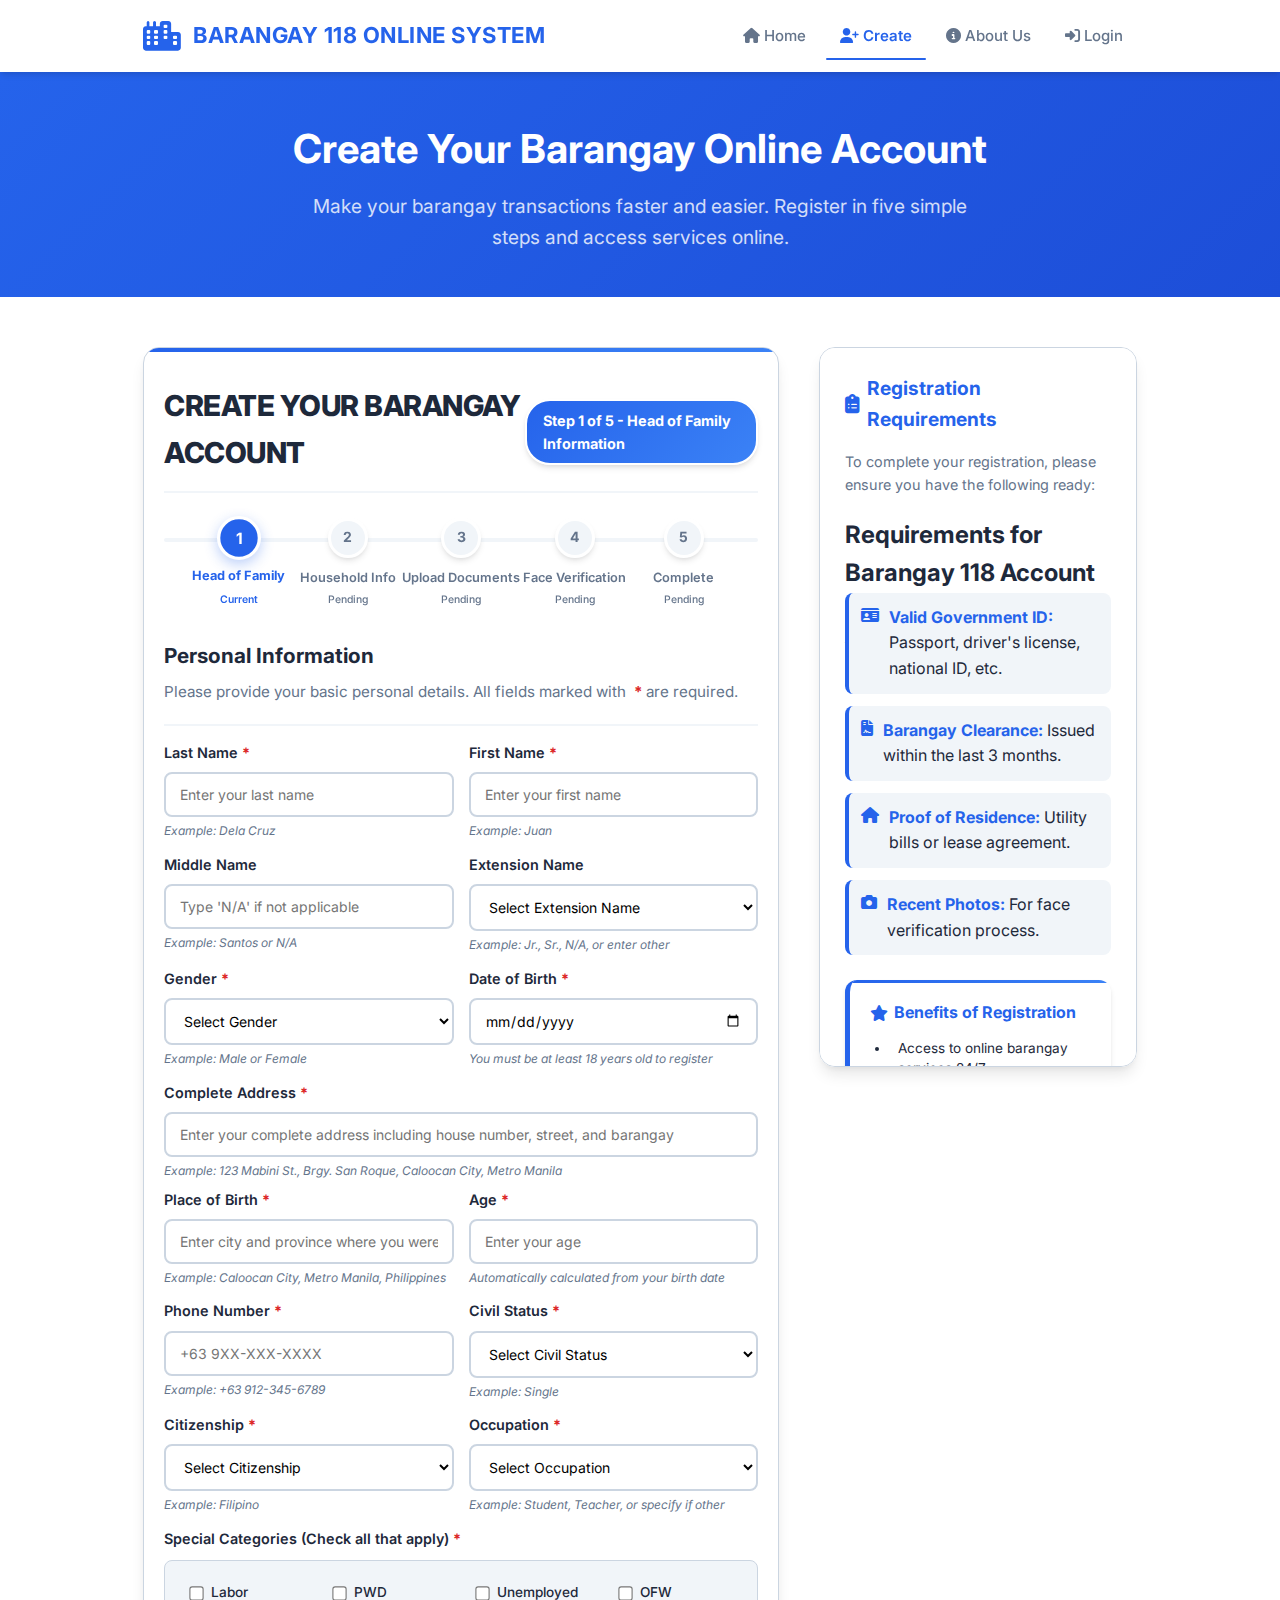
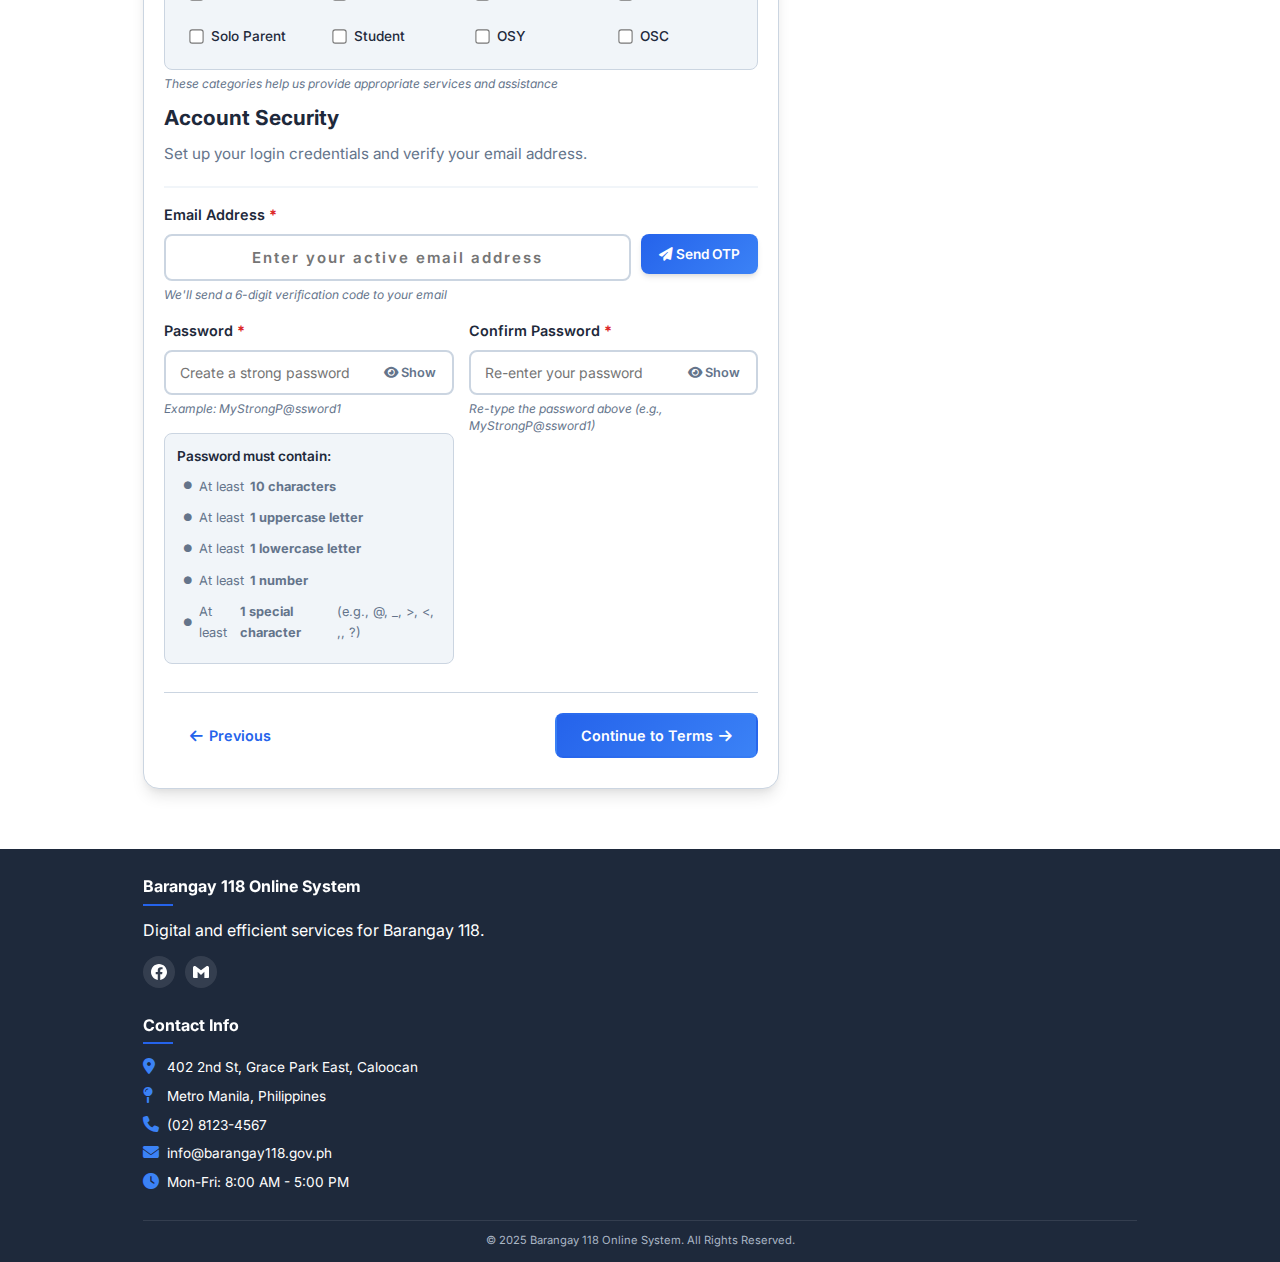
<file: CreateAnAccount.html>
<!DOCTYPE html>
<html lang="en">
<head>
    <meta charset="UTF-8">
    <meta name="viewport" content="width=device-width, initial-scale=1.0">
    <title>Create Account - Barangay 118 Online System</title>
    <meta name="description" content="Register for your Barangay 118 account to access online services and government transactions">
    <meta name="keywords" content="barangay, registration, online system, government services">
    <link rel="stylesheet" href="https://cdnjs.cloudflare.com/ajax/libs/font-awesome/6.4.0/css/all.min.css">
    <link rel="preconnect" href="https://fonts.googleapis.com">
    <link rel="preconnect" href="https://fonts.gstatic.com" crossorigin>
    <link href="https://fonts.googleapis.com/css2?family=Inter:wght@300;400;500;600;700;800&display=swap" rel="stylesheet">
    <link rel="stylesheet" href="CreateAnAccoount.css">
</head>
<body>

    <!-- Header -->
    <header>
        <div class="container">
            <div class="navbar">
                <div class="logo" id="home-logo" role="button" tabindex="0" aria-label="Barangay 118 Online System Home">
                    <div class="logo-icon" aria-hidden="true"><i class="fas fa-city"></i></div>
                    <h1 id="system-name">BARANGAY 118 ONLINE SYSTEM</h1>
                </div>

                <div class="nav-links" role="navigation" aria-label="Main navigation">
                    <a href="index.html" aria-label="Home page"><i class="fas fa-home" aria-hidden="true"></i> Home</a>
                    <a href="CreateAnAccount.html" class="active" aria-current="page"><i class="fas fa-user-plus" aria-hidden="true"></i> Create</a>
                    <a href="AboutUs.html" aria-label="About us page"><i class="fas fa-info-circle" aria-hidden="true"></i> About Us</a>
                    <a href="LogIn.html" aria-label="Login page"><i class="fas fa-sign-in-alt" aria-hidden="true"></i> Login</a>
                </div>
            </div>
        </div>
    </header>

    <!-- Page Hero -->
    <section class="page-hero">
        <div class="container">
            <h1>Create Your Barangay Online Account</h1>
            <p>Make your barangay transactions faster and easier. Register in five simple steps and access services online.</p>
        </div>
    </section>

    <div class="container">
        <div class="main-content" id="main-content">
            <div class="form-container">
                <!-- Form Header with Progress -->
                <div class="form-header">
                    <h2 class="form-title">CREATE YOUR BARANGAY ACCOUNT</h2>
                    <div class="step-counter" aria-live="polite" aria-atomic="true">
                        Step <span id="current-step-number">1</span> of 5
                        <span class="step-description" id="step-description">- Head of Family Information</span>
                    </div>
                </div>
                
                <!-- Enhanced Progress Steps with Status -->
                <div class="progress-steps" role="progressbar" aria-valuenow="20" aria-valuemin="0" aria-valuemax="100" aria-label="Registration progress">
                    <div class="progress-bar" id="progress-bar" style="width: 0%;"></div>
                    <div class="step active" id="step1-indicator" role="button" tabindex="0">
                        <div class="step-number" aria-hidden="true">1</div>
                        <div class="step-label">Head of Family</div>
                        <div class="step-status" aria-live="polite">Current</div>
                    </div>
                    <div class="step" id="step2-indicator" role="button" tabindex="0">
                        <div class="step-number" aria-hidden="true">2</div>
                        <div class="step-label">Household Info</div>
                        <div class="step-status" aria-live="polite">Pending</div>
                    </div>
                    <div class="step" id="step3-indicator" role="button" tabindex="0">
                        <div class="step-number" aria-hidden="true">3</div>
                        <div class="step-label">Upload Documents</div>
                        <div class="step-status" aria-live="polite">Pending</div>
                    </div>
                    <div class="step" id="step4-indicator" role="button" tabindex="0">
                        <div class="step-number" aria-hidden="true">4</div>
                        <div class="step-label">Face Verification</div>
                        <div class="step-status" aria-live="polite">Pending</div>
                    </div>
                    <div class="step" id="step5-indicator" role="button" tabindex="0">
                        <div class="step-number" aria-hidden="true">5</div>
                        <div class="step-label">Complete</div>
                        <div class="step-status" aria-live="polite">Pending</div>
                    </div>
                </div>
                
                <!-- Step 1: Head of the Family Information -->  
                <div class="form-section active" id="step1" role="tabpanel" aria-labelledby="step1-indicator">
                    <div class="section-header">
                        <h3 class="section-title">Personal Information</h3>
                        <p class="section-description">Please provide your basic personal details. All fields marked with <span class="required"></span> are required.</p>
                    </div>
                    
                    <div class="form-row">
                        <div class="form-group">
                            <label for="lastName" class="required">Last Name</label>
                            <input type="text" id="lastName" placeholder="Enter your last name" required aria-required="true">
                            <small class="note">Example: Dela Cruz</small>
                            <div class="error-message" id="lastName-error" role="alert" aria-live="polite">Please enter your last name</div>
                        </div>

                        <div class="form-group">
                            <label for="firstName" class="required">First Name</label>
                            <input type="text" id="firstName" placeholder="Enter your first name" required aria-required="true">
                            <small class="note">Example: Juan</small>
                            <div class="error-message" id="firstName-error" role="alert" aria-live="polite">Please enter your first name</div>
                        </div>
                    </div>

                    <div class="form-row">
                        <div class="form-group">
                            <label for="middleName">Middle Name</label>
                            <input type="text" id="middleName" placeholder="Type 'N/A' if not applicable" required aria-required="true " aria-describedby="middleName-help">
                            <small class="note" id="middleName-help">Example: Santos or N/A</small>
                            <div class="error-message" id="middleName-error" role="alert" aria-live="polite" style="display:none;">
                                Please enter your middle name (or type N/A)
                            </div>
                        </div>

                        <div class="form-group">
                            <label for="extName">Extension Name</label>
                            <select id="extName" onchange="toggleOtherExt(this)" aria-describedby="extName-help">
                                <option value="" disabled selected>Select Extension Name</option>
                                <option value="Jr.">Jr.</option>
                                <option value="Sr.">Sr.</option>
                                <option value="II">II</option>
                                <option value="III">III</option>
                                <option value="IV">IV</option>
                                <option value="N/A">N/A</option>
                                <option value="Other">Other</option>
                            </select>

                            <input type="text" id="otherExt" placeholder="Please specify your extension name" style="display:none; margin-top:8px;" aria-label="Other extension name">
                            <div class="error-message" id="extName-error" role="alert" aria-live="polite" style="display:none;">
                                Please select an extension name
                            </div>
                            <div class="error-message" id="otherExt-error" role="alert" aria-live="polite" style="display:none;">
                                Please specify your extension name when 'Other' is selected
                            </div>

                            <small class="note" id="extName-help">Example: Jr., Sr., N/A, or enter other</small>
                        </div>
                    </div>

                    <div class="form-row">
                        <div class="form-group">
                            <label for="gender" class="required">Gender</label>
                            <select id="gender" required aria-required="true">
                                <option value="" disabled selected>Select Gender</option>
                                <option value="male">Male</option>
                                <option value="female">Female</option>
                            </select>
                            <small class="note">Example: Male or Female</small>
                            <div class="error-message" id="gender-error" role="alert" aria-live="polite">Please select your gender</div>
                        </div>

                        <div class="form-group">
                            <label for="dateOfBirth" class="required">Date of Birth</label>
                            <input type="date" id="dateOfBirth" required aria-required="true" aria-describedby="dob-help">
                            <small class="note" id="dob-help">You must be at least 18 years old to register</small>
                            <div class="error-message" id="dateOfBirth-error" role="alert" aria-live="polite">Please enter your date of birth</div>
                        </div>
                    </div>
                    
                    <div class="form-group">
                        <label for="address" class="required">Complete Address</label>
                        <input type="text" id="address" placeholder="Enter your complete address including house number, street, and barangay" required aria-required="true">
                        <small class="note">Example: 123 Mabini St., Brgy. San Roque, Caloocan City, Metro Manila</small>
                        <div class="error-message" id="address-error" role="alert" aria-live="polite">Please enter your complete address</div>
                    </div>

                    <div class="form-row">
                        <div class="form-group">
                            <label for="placeOfBirth" class="required">Place of Birth</label>
                            <input type="text" id="placeOfBirth" placeholder="Enter city and province where you were born" required aria-required="true">
                            <small class="note">Example: Caloocan City, Metro Manila, Philippines</small>
                            <div class="error-message" id="placeOfBirth-error" role="alert" aria-live="polite">Please enter your place of birth</div>
                        </div>
                        <div class="form-group">
                            <label for="age" class="required">Age</label>
                            <input type="number" id="age" placeholder="Enter your age" min="18" max="120" aria-describedby="age-help">
                            <small class="note" id="age-help">Automatically calculated from your birth date</small>
                            <div class="error-message" id="age-error" role="alert" aria-live="polite">Please enter your age</div>
                        </div>
                    </div>

                    <div class="form-row">
                        <div class="form-group">
                            <label for="phone" class="required">Phone Number</label>
                            <input type="tel" id="phone" placeholder="+63 9XX-XXX-XXXX" required aria-required="true" pattern="^\+63\s?9\d{2}[- ]?\d{3}[- ]?\d{4}$">
                            <small class="note">Example: +63 912-345-6789</small>
                            <div class="error-message" id="phone-error" role="alert" aria-live="polite">Please enter a valid Philippine phone number starting with +63</div>
                        </div>
                        <div class="form-group">
                            <label for="civilStatus" class="required">Civil Status</label>
                            <select id="civilStatus" required aria-required="true">
                                <option value="" disabled selected>Select Civil Status</option>
                                <option value="single">Single</option>
                                <option value="married">Married</option>
                                <option value="widowed">Widowed</option>
                                <option value="separated">Separated</option>
                                <option value="divorced">Divorced</option>
                            </select>
                            <small class="note">Example: Single</small>
                            <div class="error-message" id="civilStatus-error" role="alert" aria-live="polite">Please select your civil status</div>
                        </div>
                    </div>
                    
                    <div class="form-row">
                        <div class="form-group">
                            <label for="citizenship" class="required">Citizenship</label>
                            <select id="citizenship" required aria-required="true" onchange="toggleOtherInput(this, 'otherCitizenship')">
                                <option value="" disabled selected>Select Citizenship</option>
                                <option value="Filipino">Filipino</option>
                                <option value="Dual Citizen">Dual Citizen</option>
                            </select>
                            <input type="text" id="otherCitizenship" placeholder="Please specify your citizenship" style="display:none; margin-top:8px;" aria-label="Other citizenship">
                            <small class="note">Example: Filipino</small>
                            <div class="error-message" id="citizenship-error" role="alert" aria-live="polite">Please select your citizenship</div>
                        </div>
<div class="form-group">
    <label for="occupation" class="required">Occupation</label>
    <select id="occupation" required aria-required="true" onchange="toggleOtherInput(this, 'otherOccupation')">
        <option value="" disabled selected>Select Occupation</option>
        <option value="Student">Student</option>
        <option value="Teacher">Teacher</option>
        <option value="Engineer">Engineer</option>
        <option value="Nurse">Nurse</option>
        <option value="Doctor">Doctor</option>
        <option value="Business Owner">Business Owner</option>
        <option value="Government Employee">Government Employee</option>
        <option value="Private Employee">Private Employee</option>
        <option value="Other">Other</option>
    </select>

    <input type="text" id="otherOccupation"
           placeholder="Please specify your occupation"
           style="display:none; margin-top:8px;" 
           aria-label="Other occupation">

    <small class="note">Example: Student, Teacher, or specify if other</small>
    <div class="error-message" id="occupation-error" role="alert" aria-live="polite">Please select your occupation</div>
</div>
                    </div>
                    
                    <div class="form-group">
                        <label class="required">Special Categories (Check all that apply)</label>
                        <div class="checkbox-group four-columns" role="group" aria-labelledby="special-categories-label">
                            <div class="checkbox-item">
                                <input type="checkbox" id="labor" name="indicateIf[]" value="Labor">
                                <label for="labor">Labor</label>
                            </div>
                            <div class="checkbox-item">
                                <input type="checkbox" id="pwd" name="indicateIf[]" value="PWD">
                                <label for="pwd">PWD</label>
                            </div>
                            <div class="checkbox-item">
                                <input type="checkbox" id="unemployed" name="indicateIf[]" value="Unemployed">
                                <label for="unemployed">Unemployed</label>
                            </div>
                            <div class="checkbox-item">
                                <input type="checkbox" id="ofw" name="indicateIf[]" value="OFW">
                                <label for="ofw">OFW</label>
                            </div>
                            <div class="checkbox-item">
                                <input type="checkbox" id="soloParent" name="indicateIf[]" value="Solo Parent">
                                <label for="soloParent">Solo Parent</label>
                            </div>
                            <div class="checkbox-item">
                                <input type="checkbox" id="student" name="indicateIf[]" value="Student">
                                <label for="student">Student</label>
                            </div>
                            <div class="checkbox-item">
                                <input type="checkbox" id="osy" name="indicateIf[]" value="OSY">
                                <label for="osy">OSY</label>
                            </div>
                            <div class="checkbox-item">
                                <input type="checkbox" id="osc" name="indicateIf[]" value="OSC">
                                <label for="osc">OSC</label>
                            </div>
                        </div>
                        <small class="note">These categories help us provide appropriate services and assistance</small>
                    </div>
                
                    <div class="section-header">
                        <h3 class="section-title">Account Security</h3>
                        <p class="section-description">Set up your login credentials and verify your email address.</p>
                    </div>
                    
                    <div class="form-group email-otp-group">
                        <label for="email" class="required">Email Address</label>
                        <div class="otp-container">
                            <input type="email" id="email" placeholder="Enter your active email address" required aria-required="true" aria-describedby="email-help">
                            <button type="button" class="otp-btn" id="send-otp" aria-label="Send verification code to email">
                                <i class="fas fa-paper-plane" aria-hidden="true"></i> Send OTP
                            </button>
                        </div>
                        <small class="note" id="email-help">We'll send a 6-digit verification code to your email</small>
                        <div class="error-message" id="email-error" role="alert" aria-live="polite">Please enter a valid email address</div>
                        <div class="success-message" id="email-success" style="display:none;" role="alert" aria-live="polite">
                            <i class="fas fa-check-circle" aria-hidden="true"></i> Valid email format.
                        </div>
                        <div class="otp-countdown" id="otp-countdown" style="display:none;" aria-live="polite">
                            <i class="fas fa-clock" aria-hidden="true"></i> Resend available in: <span id="countdown-timer">60</span>s
                        </div>
                    </div>
                    
                    <div class="form-group otp-verification-group" id="otp-input-group" style="display:none;">
                        <label for="otpInput" class="required">OTP Verification</label>
                        <div class="otp-container">
                            <input type="text" id="otpInput" placeholder="Enter 6-digit OTP" maxlength="6" pattern="[0-9]{6}" aria-describedby="otp-help">
                            <button type="button" class="otp-btn" id="verify-otp-btn" aria-label="Verify OTP code">
                                <i class="fas fa-check-circle" aria-hidden="true"></i> Verify OTP
                            </button>
                        </div>
                        <small class="note" id="otp-help">Enter the 6-digit code sent to your email</small>
                        <div class="error-message" id="otp-error" role="alert" aria-live="polite">Incorrect OTP. Please try again.</div>
                        <div class="success-message" id="otp-success" style="display:none;" role="alert" aria-live="polite">
                            <i class="fas fa-check-circle" aria-hidden="true"></i> Email verified successfully!
                        </div>
                        <div class="otp-resend" id="otp-resend" style="display:none;">
                            <button type="button" class="otp-btn" id="resend-otp" aria-label="Resend OTP code">
                                <i class="fas fa-redo" aria-hidden="true"></i> Resend OTP
                            </button>
                        </div>
                    </div>
                    
                    <div class="form-row">
                        <div class="form-group">
                            <label for="password" class="required">Password</label>
                            <div class="password-input-container">
                                <input type="password" id="password" placeholder="Create a strong password" required aria-required="true" aria-describedby="password-requirements">
                                <button type="button" class="password-toggle" id="togglePassword" aria-label="Show password">
                                    <i class="fas fa-eye" aria-hidden="true"></i> Show
                                </button>
                            </div>
                            <small class="note">Example: MyStrongP@ssword1</small>
                            <div class="error-message" id="password-error" role="alert" aria-live="polite">
                                Please enter a valid password that meets all requirements
                            </div>

                            <div class="password-requirements" id="password-requirements" role="region" aria-live="polite">
                                <p class="requirements-title">Password must contain:</p>
                                <ul>
                                    <li id="req-length" class="invalid">At least <strong>10 characters</strong></li>
                                    <li id="req-uppercase" class="invalid">At least <strong>1 uppercase letter</strong></li>
                                    <li id="req-lowercase" class="invalid">At least <strong>1 lowercase letter</strong></li>
                                    <li id="req-number" class="invalid">At least <strong>1 number</strong></li>
                                    <li id="req-special" class="invalid">At least <strong>1 special character</strong> (e.g., @, _, >, <, ,, ?)</li>
                                </ul>
                            </div>
                        </div>

                        <div class="form-group">
                            <label for="confirmPassword" class="required">Confirm Password</label>
                            <div class="password-input-container">
                                <input type="password" id="confirmPassword" placeholder="Re-enter your password" required aria-required="true">
                                <button type="button" class="password-toggle" id="toggleConfirmPassword" aria-label="Show password confirmation">
                                    <i class="fas fa-eye" aria-hidden="true"></i> Show
                                </button>
                            </div>
                            <small class="note">Re-type the password above (e.g., MyStrongP@ssword1)</small>
                            <div class="error-message" id="confirmPassword-error" role="alert" aria-live="polite">
                                Passwords do not match
                            </div>
                            <div class="password-match" id="password-match-message" role="alert" aria-live="polite">
                                <i class="fas fa-check-circle" aria-hidden="true"></i> Passwords match!
                            </div>
                        </div>
                    </div>
                    
                    <div class="form-actions">
                        <button type="button" class="btn btn-prev" disabled aria-label="Previous step">
                            <i class="fas fa-arrow-left" aria-hidden="true"></i> Previous
                        </button>
                        <button type="button" class="btn btn-next" id="show-terms-btn" aria-label="Continue to terms and conditions">
                            Continue to Terms <i class="fas fa-arrow-right" aria-hidden="true"></i>
                        </button>
                    </div>
                </div> 
                
                <!-- Step 2: Household Information -->
                <div class="form-section" id="step2" role="tabpanel" aria-labelledby="step2-indicator">
                    <div class="section-header">
                        <h3 class="section-title">Household Information</h3>
                        <p class="section-description">Provide details about your household and residence.</p>
                    </div>

                    <div class="form-row">
                        <div class="form-group">
                            <label for="householdMembers" class="required">Number of Household Members</label>
                            <input type="number" id="householdMembers" placeholder="Enter number of members" min="1" max="20" aria-describedby="householdMembers-help">
                            <small class="note" id="householdMembers-help">Example: 5 members including yourself</small>
                            <div class="error-message" id="householdMembers-error" role="alert" aria-live="polite">Please enter number of household members</div>
                        </div>
                        <div class="form-group">
                            <label for="ownerName" class="required">Property Owner's Name</label>
                            <input type="text" id="ownerName" placeholder="Enter property owner's full name">
                            <small class="note">Example: Juan Dela Cruz (if different from yours)</small>
                            <div class="error-message" id="ownerName-error" role="alert" aria-live="polite">Please enter owner's name</div>
                        </div>
                    </div>

                    <div class="form-row">
                        <div class="form-group">
                            <label for="precinctNo">Precinct Number</label>
                            <input type="text" id="precinctNo" placeholder="If applicable" aria-describedby="precinct-help">
                            <small class="note" id="precinct-help">Example: 123A (for voting precinct)</small>
                        </div>
                        <div class="form-group">
                            <label for="yearsInBarangay" class="required">Years Residing in Barangay</label>
                            <input type="number" id="yearsInBarangay" placeholder="Enter number of years" min="0" max="100" aria-describedby="years-help">
                            <small class="note" id="years-help">Example: 10 years (0 if less than 1 year)</small>
                            <div class="error-message" id="yearsInBarangay-error" role="alert" aria-live="polite">Please enter number of years</div>
                        </div>
                    </div>
                    
                    <div class="form-actions">
                        <button type="button" class="btn btn-prev" aria-label="Go back to personal information">
                            <i class="fas fa-arrow-left" aria-hidden="true"></i> Previous
                        </button>
                        <button type="button" class="btn btn-next" aria-label="Continue to document upload">
                            Continue to Documents <i class="fas fa-arrow-right" aria-hidden="true"></i>
                        </button>
                    </div>
                </div>
         
                <!-- Step 3: Upload your Valid ID's -->
                <div class="form-section" id="step3" role="tabpanel" aria-labelledby="step3-indicator">
                    <div class="section-header">
                        <h3 class="section-title">Identity Verification</h3>
                        <p class="section-description">Upload a valid government-issued ID for identity verification.</p>
                    </div>
                    
                    <!-- ID Type -->
                    <div class="form-group">
                        <label for="idType" class="required">Select ID Type</label>
                        <select id="idType" required aria-required="true" aria-describedby="idType-help">
                            <option value="">Select ID Type</option>
                            <option value="passport">Passport</option>
                            <option value="driver">Driver's License</option>
                            <option value="national">National ID (PhilID)</option>
                            <option value="voter">Voter's ID</option>
                            <option value="postal">Postal ID</option>
                            <option value="student">Student ID</option>
                            <option value="other">Other Government ID</option>
                        </select>
                        <small class="note" id="idType-help">Choose the primary government-issued ID you will upload</small>
                        <div class="error-message" id="idType-error" role="alert" aria-live="polite">Please select an ID type</div>
                    </div>
                    
                    <!-- Upload Front of ID -->
                    <div class="form-group">
                        <label for="idFront" class="required">Upload Front of ID</label>
                        <div class="file-upload-container">
                            <label for="idFront" class="file-upload-label">
                                <i class="fas fa-upload" aria-hidden="true"></i> Click to upload the front of your valid ID
                            </label>
                            <input type="file" id="idFront" class="file-upload-input" accept=".jpg,.jpeg,.png,.pdf" required aria-required="true" aria-describedby="idFront-help">
                        </div>
                        <small class="note" id="idFront-help">Ensure the front side is clear and readable</small>
                        <div class="error-message" id="idFront-error" role="alert" aria-live="polite">Please upload the front of your ID</div>
                        <div class="file-preview-container" id="idFrontPreviewContainer" style="display: none;">
                            <img id="idFrontImagePreview" class="image-preview" alt="Uploaded front ID preview">
                            <button type="button" class="delete-file-btn" id="deleteIdFront" aria-label="Remove front ID file">×</button>
                        </div>
                    </div>

                    <!-- Upload Back of ID -->
                    <div class="form-group">
                        <label for="idBack" class="required">Upload Back of ID</label>
                        <div class="file-upload-container">
                            <label for="idBack" class="file-upload-label">
                                <i class="fas fa-upload" aria-hidden="true"></i> Click to upload the back of your valid ID
                            </label>
                            <input type="file" id="idBack" class="file-upload-input" accept=".jpg,.jpeg,.png,.pdf" required aria-required="true" aria-describedby="idBack-help">
                        </div>
                        <small class="note" id="idBack-help">Ensure the back side is clear and readable</small>
                        <div class="error-message" id="idBack-error" role="alert" aria-live="polite">Please upload the back of your ID</div>
                        <div class="file-preview-container" id="idBackPreviewContainer" style="display: none;">
                            <img id="idBackImagePreview" class="image-preview" alt="Uploaded back ID preview">
                            <button type="button" class="delete-file-btn" id="deleteIdBack" aria-label="Remove back ID file">×</button>
                        </div>
                    </div>

                    <!-- User Reason -->
                    <div class="form-group">
                        <label for="userReason" class="required">Reason for creating an account</label>
                        <textarea id="userReason" placeholder="Explain why you are creating this account" required aria-required="true" rows="3"></textarea>
                        <div class="error-message" id="userReason-error" role="alert" aria-live="polite">
                            Please provide a reason
                        </div>
                    </div>

                    <!-- Verification Tips -->
                    <div class="verification-tips">
                        <h4><i class="fas fa-lightbulb" aria-hidden="true"></i> ID Upload Tips</h4>
                        <ul class="tips-grid">
                            <li>Ensure the ID is not expired</li>
                            <li>Photo and details should be clear and readable</li>
                            <li>File should be well-lit without glare</li>
                            <li>Upload the front side of the ID</li>
                            <li>Upload the back side of the ID</li>
                            <li>File should not be blurry or edited</li>
                            <li>Make sure all corners of the ID are visible</li>
                            <li>Do not cover any part of the ID with fingers or objects</li>
                            <li>Upload only one file per ID (do not merge multiple files)</li>
                            <li>Ensure the file size does not exceed 5 MB</li>
                        </ul>
                    </div>

                    <!-- Form Actions -->
                    <div class="form-actions">
                        <button type="button" class="btn btn-prev" aria-label="Go back to household information">
                            <i class="fas fa-arrow-left" aria-hidden="true"></i> Previous
                        </button>
                        <button type="button" class="btn btn-next" aria-label="Continue to face verification">
                            Continue to Face Verification <i class="fas fa-arrow-right" aria-hidden="true"></i>
                        </button>
                    </div>
                </div>

                <!-- Step 4: Face Scan - Enhanced Version -->
                <div class="form-section" id="step4" role="tabpanel" aria-labelledby="step4-indicator">
                    <div class="section-header">
                        <h3 class="section-title">Face Verification</h3>
                        <p class="section-description">We need to capture your face from different angles to verify your identity against your ID.</p>
                    </div>
                    
                    <div class="face-scan-container">
                        <!-- Progress indicator for face capture steps -->
                        <div class="face-scan-progress" role="progressbar" aria-valuenow="0" aria-valuemin="0" aria-valuemax="100" aria-label="Face capture progress">
                            <div class="progress-circle completed" id="progress-front">
                                <span class="sr-only">Front face - completed</span>
                            </div>
                            <div class="progress-connector completed" id="connector-1" aria-hidden="true"></div>
                            <div class="progress-circle active" id="progress-left">
                                <span class="sr-only">Left side - current</span>
                            </div>
                            <div class="progress-connector" id="connector-2" aria-hidden="true"></div>
                            <div class="progress-circle" id="progress-right">
                                <span class="sr-only">Right side - pending</span>
                            </div>
                            <div class="progress-connector" id="connector-3" aria-hidden="true"></div>
                            <div class="progress-circle" id="progress-closed">
                                <span class="sr-only">Closed eyes - pending</span>
                            </div>
                        </div>
                        
                        <div class="face-scan-instructions" id="face-instructions" role="status" aria-live="polite">
                            Please look directly at the camera for the front face capture
                        </div>
                        
                        <div class="webcam-container">
                            <div class="face-capture-circle" role="img" aria-label="Face capture area">
                                <video id="webcamVideo" class="webcam-video" autoplay playsinline aria-label="Live camera feed"></video>
                                <canvas id="webcamCanvas" class="webcam-canvas" aria-hidden="true"></canvas>
                                <img id="capturedImage" class="captured-image" alt="Captured face image">
                            </div>
                            
                            <div class="face-scan-status" id="face-status" role="status" aria-live="polite">
                                <i class="fas fa-sync-alt" aria-hidden="true"></i> Camera ready - Please start camera to begin
                            </div>
                            
                            <div class="capture-controls">
                                <button type="button" class="capture-btn" id="startWebcam" aria-label="Start camera for face capture">
                                    <i class="fas fa-camera" aria-hidden="true"></i> Start Camera
                                </button>
                                <button type="button" class="capture-btn" id="captureImage" disabled aria-label="Capture current face image">
                                    <i class="fas fa-circle" aria-hidden="true"></i> Capture Photo
                                </button>
                                <button type="button" class="capture-btn" id="retakeImage" style="display:none;" aria-label="Retake face capture">
                                    <i class="fas fa-redo" aria-hidden="true"></i> Retake
                                </button>
                            </div>
                        </div>
                        
                        <div class="face-capture-steps">
                            <div class="capture-step active face-capture-step" id="step-front">
                                <div class="step-indicator">1</div>
                                <div class="step-title">Front Face</div>
                                <div class="face-capture-preview-container">
                                    <img id="frontFacePreview" class="face-capture-preview" alt="Front face capture preview">
                                    <button type="button" class="retake-face-btn" data-face="front" aria-label="Retake front face photo">↺</button>
                                </div>
                                <button class="step-capture-btn center-capture-btn" id="capture-front" disabled aria-label="Capture front face">Capture Front</button>
                            </div>
                            
                            <div class="capture-step face-capture-step" id="step-left">
                                <div class="step-indicator">2</div>
                                <div class="step-title">Left Side</div>
                                <div class="face-capture-preview-container">
                                    <img id="leftFacePreview" class="face-capture-preview" alt="Left side face capture preview">
                                    <button type="button" class="retake-face-btn" data-face="left" aria-label="Retake left side photo">↺</button>
                                </div>
                                <button class="step-capture-btn center-capture-btn" id="capture-left" disabled aria-label="Capture left side face">Capture Left</button>
                            </div>
                            
                            <div class="capture-step face-capture-step" id="step-right">
                                <div class="step-indicator">3</div>
                                <div class="step-title">Right Side</div>
                                <div class="face-capture-preview-container">
                                    <img id="rightFacePreview" class="face-capture-preview" alt="Right side face capture preview">
                                    <button type="button" class="retake-face-btn" data-face="right" aria-label="Retake right side photo">↺</button>
                                </div>
                                <button class="step-capture-btn center-capture-btn" id="capture-right" disabled aria-label="Capture right side face">Capture Right</button>
                            </div>
                            
                            <div class="capture-step face-capture-step" id="step-closed">
                                <div class="step-indicator">4</div>
                                <div class="step-title">Closed Eyes</div>
                                <div class="face-capture-preview-container">
                                    <img id="closedFacePreview" class="face-capture-preview" alt="Closed eyes face capture preview">
                                    <button type="button" class="retake-face-btn" data-face="closed" aria-label="Retake closed eyes photo">↺</button>
                                </div>
                                <button class="step-capture-btn center-capture-btn" id="capture-closed" disabled aria-label="Capture closed eyes">Capture Closed</button>
                            </div>
                        </div>
                    </div>
                    
                    <div class="face-scan-tips">
                        <h4><i class="fas fa-lightbulb" aria-hidden="true"></i> Face Scan Tips:</h4>
                        <ul>
                            <li>Make sure there is enough light around you, but avoid direct light on your face</li>
                            <li>Remove accessories like glasses, hats, or large earrings</li>
                            <li>Keep your face within the circular frame</li>
                            <li>Follow the instructions for each capture angle</li>
                            <li>For the closed eyes photo, gently close your eyes - don't squeeze them shut</li>
                            <li>Ensure your face matches your ID photo</li>
                        </ul>
                    </div>
                    
                    <div class="privacy-notice">
                        <h4><i class="fas fa-shield-alt" aria-hidden="true"></i> Privacy Assurance</h4>
                        <p>Your facial data is securely encrypted and used only for identity verification purposes. We do not store biometric data after verification is complete.</p>
                    </div>
                    
                    <div class="form-actions">
                        <button type="button" class="btn btn-prev" aria-label="Go back to document upload">
                            <i class="fas fa-arrow-left" aria-hidden="true"></i> Previous
                        </button>
                        <button type="button" class="btn btn-next" id="completeFaceScan" disabled aria-label="Complete face verification and proceed to review">
                            Complete Verification <i class="fas fa-arrow-right" aria-hidden="true"></i>
                        </button>
                    </div>
                </div>
                
                <!-- Step 5: Success Page -->
                <div class="form-section" id="step5" role="tabpanel" aria-labelledby="step5-indicator">
                    <div class="success-container">
                        <div class="success-checkmark" aria-hidden="true">
                            <i class="fas fa-check"></i>
                        </div>
                        <h2 class="form-title">Account Registration Submitted Successfully!</h2>

                        <div class="control-number-container">
                            <p class="control-label">Your Registration Control Number:</p>
                            <div class="control-number" id="controlNumber" aria-label="Your registration control number"></div>
                            <small class="note">Please save this number for future reference</small>
                        </div>

                        <p class="submission-message">
                            Your account registration has been successfully submitted for review.
                            Please allow <strong>1 to 4 business days</strong> for our admin to verify your information and process your account.
                        </p>

                        <div class="next-steps">
                            <h4><i class="fas fa-list-alt" aria-hidden="true"></i> What Happens Next</h4>
                            <div class="timeline">
                                <div class="timeline-item">
                                    <div class="timeline-marker" aria-hidden="true"></div>
                                    <div class="timeline-content">
                                        <strong>Document Verification</strong>
                                        <p>Our administrator will carefully review your submitted information and documents.</p>
                                    </div>
                                </div>
                                <div class="timeline-item">
                                    <div class="timeline-marker" aria-hidden="true"></div>
                                    <div class="timeline-content">
                                        <strong>Email Notification</strong>
                                        <p>You will receive an email notification once your account is approved or if additional information is needed.</p>
                                    </div>
                                </div>
                                <div class="timeline-item">
                                    <div class="timeline-marker" aria-hidden="true"></div>
                                    <div class="timeline-content">
                                        <strong>Account Activation</strong>
                                        <p>Once approved, you can log in using your registered email and password to access barangay services.</p>
                                    </div>
                                </div>
                            </div>
                        </div>

                        <div class="contact-support">
                            <h4><i class="fas fa-headset" aria-hidden="true"></i> Need Assistance?</h4>
                            <p>If you have any questions or need to update your application, please contact our support team:</p>
                            <div class="contact-details">
                                <p><i class="fas fa-phone" aria-hidden="true"></i> (02) 8123-4567</p>
                                <p><i class="fas fa-envelope" aria-hidden="true"></i> support@barangay118.gov.ph</p>
                                <p><i class="fas fa-clock" aria-hidden="true"></i> Mon-Fri: 8:00 AM - 5:00 PM</p>
                            </div>
                        </div>

                        <div class="form-actions">
                            <button type="button" class="btn btn-prev" aria-label="Go back to face verification">
                                <i class="fas fa-arrow-left" aria-hidden="true"></i> Previous Step
                            </button>
                            <button type="button" class="btn btn-next" id="returnToHome" aria-label="Return to home page">
                                <i class="fas fa-home" aria-hidden="true"></i> Return to Home
                            </button>
                            <button type="button" class="btn btn-secondary" id="printConfirmation" aria-label="Print registration confirmation">
                                <i class="fas fa-print" aria-hidden="true"></i> Print Confirmation
                            </button>
                        </div>
                    </div>
                </div>
            </div>
    
            <div class="info-sidebar">
                <h3><i class="fas fa-clipboard-list" aria-hidden="true"></i> Registration Requirements</h3>
                <p>To complete your registration, please ensure you have the following ready:</p>
                
                <section class="requirements-section">
                    <h2>Requirements for Barangay 118 Account</h2>
                    <div class="requirements-list">
                        <div class="requirement-item">
                            <i class="fas fa-id-card"></i>
                            <div class="requirement-text">
                                <strong>Valid Government ID:</strong> Passport, driver's license, national ID, etc.
                            </div>
                        </div>
                        <div class="requirement-item">
                            <i class="fas fa-file-contract"></i>
                            <div class="requirement-text">
                                <strong>Barangay Clearance:</strong> Issued within the last 3 months.
                            </div>
                        </div>
                        <div class="requirement-item">
                            <i class="fas fa-home"></i>
                            <div class="requirement-text">
                                <strong>Proof of Residence:</strong> Utility bills or lease agreement.
                            </div>
                        </div>
                        <div class="requirement-item">
                            <i class="fas fa-camera"></i>
                            <div class="requirement-text">
                                <strong>Recent Photos:</strong> For face verification process.
                            </div>
                        </div>
                    </div>
                </section>

                <div class="card">
                    <h4><i class="fas fa-star" aria-hidden="true"></i> Benefits of Registration</h4>
                    <ul>
                        <li>Access to online barangay services 24/7</li>
                        <li>Request barangay documents online</li>
                        <li>Receive important announcements and updates</li>
                        <li>Participate in barangay activities and programs</li>
                        <li>Access to government assistance programs</li>
                        <li>Faster transaction processing</li>
                    </ul>
                </div>
                
                <div class="card">
                    <h4><i class="fas fa-road" aria-hidden="true"></i> Registration Process</h4>
                    <ol>
                        <li><strong>Personal Information</strong> - Basic details and account setup</li>
                        <li><strong>Household Information</strong> - Family and residence details</li>
                        <li><strong>Document Upload</strong> - Submit required identification</li>
                        <li><strong>Face Verification</strong> - Biometric identity confirmation</li>
                        <li><strong>Completion</strong> - Review and receive control number</li>
                    </ol>
                </div>

                <div class="security-notice">
                    <h4><i class="fas fa-shield-alt" aria-hidden="true"></i> Security Notice</h4>
                    <p>Your information is protected with bank-level encryption. We never share your data with third parties without your consent.</p>
                </div>
            </div>
        </div>
    </div>
    
    <!-- Terms and Conditions Modal -->
    <div class="modal" id="termsModal" role="dialog" aria-labelledby="termsModalTitle" aria-modal="true">
        <div class="modal-content">
            <div class="modal-header">
                <h2 class="modal-title" id="termsModalTitle">Terms and Conditions Agreement</h2>
                <button class="close-modal" id="closeTermsModal" aria-label="Close terms and conditions">
                    <i class="fas fa-times" aria-hidden="true"></i>
                </button>
            </div>
            
            <div class="terms-content">
                <div class="terms-intro">
                    <p><strong>Last Updated:</strong> January 1, 2025</p>
                    <p>These Terms and Conditions ("Terms") govern your use of the Barangay 118 Online System website www.barangay118.gov.ph ("the Website") and the services provided therein.</p>
                </div>
                
                <h2>1. Privacy and Data Protection</h2>
                <p>Your privacy is important to us. By using the Website, you consent to the collection, use, and disclosure of your personal information as described in our Privacy Policy.</p>
                
                <h2>2. Collection of Personal Information</h2>
                <p>In order to access certain features or services on the Website, you may be required to provide personal information such as your name, birthdate, address, identification documents, and biometric data for verification purposes.</p>
                
                <h2>3. Use of Personal Information</h2>
                <p>The personal information we collect may be used for the following purposes:</p>
                <ul>
                    <li>To provide and maintain our barangay services</li>
                    <li>To verify your identity and eligibility for barangay services</li>
                    <li>To communicate with you about your account or transactions</li>
                    <li>To send you important updates, announcements, and emergency alerts</li>
                    <li>To improve our services and user experience</li>
                    <li>To comply with legal obligations and government requirements</li>
                </ul>
                
                <h2>4. Data Retention and Security</h2>
                <p>We will retain your personal information for as long as necessary to fulfill the purposes outlined in these Terms, unless a longer retention period is required or permitted by law. We implement appropriate security measures to protect your personal information.</p>
                
                <h2>5. User Responsibilities</h2>
                <p>As a user of the Website, you agree to:</p>
                <ul>
                    <li>Provide accurate and complete information during registration</li>
                    <li>Keep your login credentials secure and confidential</li>
                    <li>Notify us immediately of any unauthorized use of your account</li>
                    <li>Use the Website in compliance with all applicable laws and regulations</li>
                    <li>Not attempt to circumvent any security measures</li>
                </ul>
                
                <h2>6. Service Availability</h2>
                <p>We strive to maintain the availability of our services but do not guarantee uninterrupted access. We may perform maintenance and updates that temporarily affect service availability.</p>
                
                <h2>7. Limitation of Liability</h2>
                <p>Barangay 118 shall not be liable for any indirect, incidental, special, consequential, or punitive damages resulting from your use of or inability to use the services.</p>
                
                <p class="terms-acceptance">By using the Website, you acknowledge that you have read, understood, and agree to be bound by these Terms and our Privacy Policy.</p>
            </div>
            
<div class="terms-options">
    <div class="terms-option">
        <input type="radio" id="modal-decline" name="modal-terms" value="decline">
        <label for="modal-decline">I Decline</label>
    </div>
    <div class="terms-option">
        <input type="radio" id="modal-accept" name="modal-terms" value="accept">
        <label for="modal-accept">I Accept Terms & Conditions</label>
    </div>
</div>

            <div class="error-message" id="modal-terms-error" role="alert" aria-live="polite">You must accept the terms and conditions to proceed with registration</div>
            
<div class="modal-footer">
    <button type="button" class="btn btn-prev" id="cancelTerms" aria-label="Cancel registration">
        Cancel Registration
    </button>
    <button type="button" class="btn btn-next" id="confirmTerms" aria-label="Confirm acceptance and proceed">
        Confirm & Proceed
    </button>
</div>

        </div>
    </div>

    <!-- Loading Overlay -->
    <div class="loading-overlay" id="loadingOverlay" style="display: none;" aria-live="polite" aria-label="Processing your request">
        <div class="loading-spinner"></div>
        <p>Processing your registration...</p>
    </div>

    <!-- Footer -->
    <footer>
        <div class="container">
            <div class="footer-content">
                <div class="footer-column">
                    <h3 id="footer-title">Barangay 118 Online System</h3>
                    <p id="footer-description">Digital and efficient services for Barangay 118.</p>
                    <div class="social-icons">
                        <a href="https://www.facebook.com" target="_blank" class="facebook" id="facebook-link">
                            <svg class="social-icon" viewBox="0 0 24 24" fill="currentColor">
                                <path d="M24 12.073c0-6.627-5.373-12-12-12s-12 5.373-12 12c0 5.99 4.388 10.954 10.125 11.854v-8.385H7.078v-3.47h3.047V9.43c0-3.007 1.792-4.669 4.533-4.669 1.312 0 2.686.235 2.686.235v2.953H15.83c-1.491 0-1.956.925-1.956 1.874v2.25h3.328l-.532 3.47h-2.796v8.385C19.612 23.027 24 18.062 24 12.073z"/>
                            </svg>
                        </a>
                        <a href="mailto:barangay118@gmail.com" class="gmail" id="email-link">
                            <svg class="social-icon" viewBox="0 0 24 24" fill="currentColor">
                                <path d="M24 5.457v13.909c0 .904-.732 1.636-1.636 1.636h-5.318V11.73L12 16.64l-5.045-4.91v9.273H1.636A1.636 1.636 0 0 1 0 19.366V5.457c0-2.023 2.309-3.178 3.927-1.964L5.455 4.64 12 9.548l6.545-4.91 1.528-1.145C21.69 2.28 24 3.434 24 5.457z"/>
                            </svg>
                        </a>
                    </div>
                </div>

                <div class="footer-column">
                    <h3>Contact Info</h3>
                    <ul id="footer-contact-info">
                        <li>
                            <i class="fas fa-map-marker-alt" aria-hidden="true"></i>
                            <span>402 2nd St, Grace Park East, Caloocan</span>
                        </li>
                        <li>
                            <i class="fas fa-map-pin" aria-hidden="true"></i>
                            <span>Metro Manila, Philippines</span>
                        </li>
                        <li>
                            <i class="fas fa-phone" aria-hidden="true"></i>
                            <span>(02) 8123-4567</span>
                        </li>
                        <li>
                            <i class="fas fa-envelope" aria-hidden="true"></i>
                            <span>info@barangay118.gov.ph</span>
                        </li>
                        <li>
                            <i class="fas fa-clock" aria-hidden="true"></i>
                            <span>Mon-Fri: 8:00 AM - 5:00 PM</span>
                        </li>
                    </ul>
                </div>
            </div>
            <div class="copyright">
                <p id="copyright-text">&copy; 2025 Barangay 118 Online System. All Rights Reserved.</p>
            </div>
        </div>
    </footer>
</body>
</html>
</file>
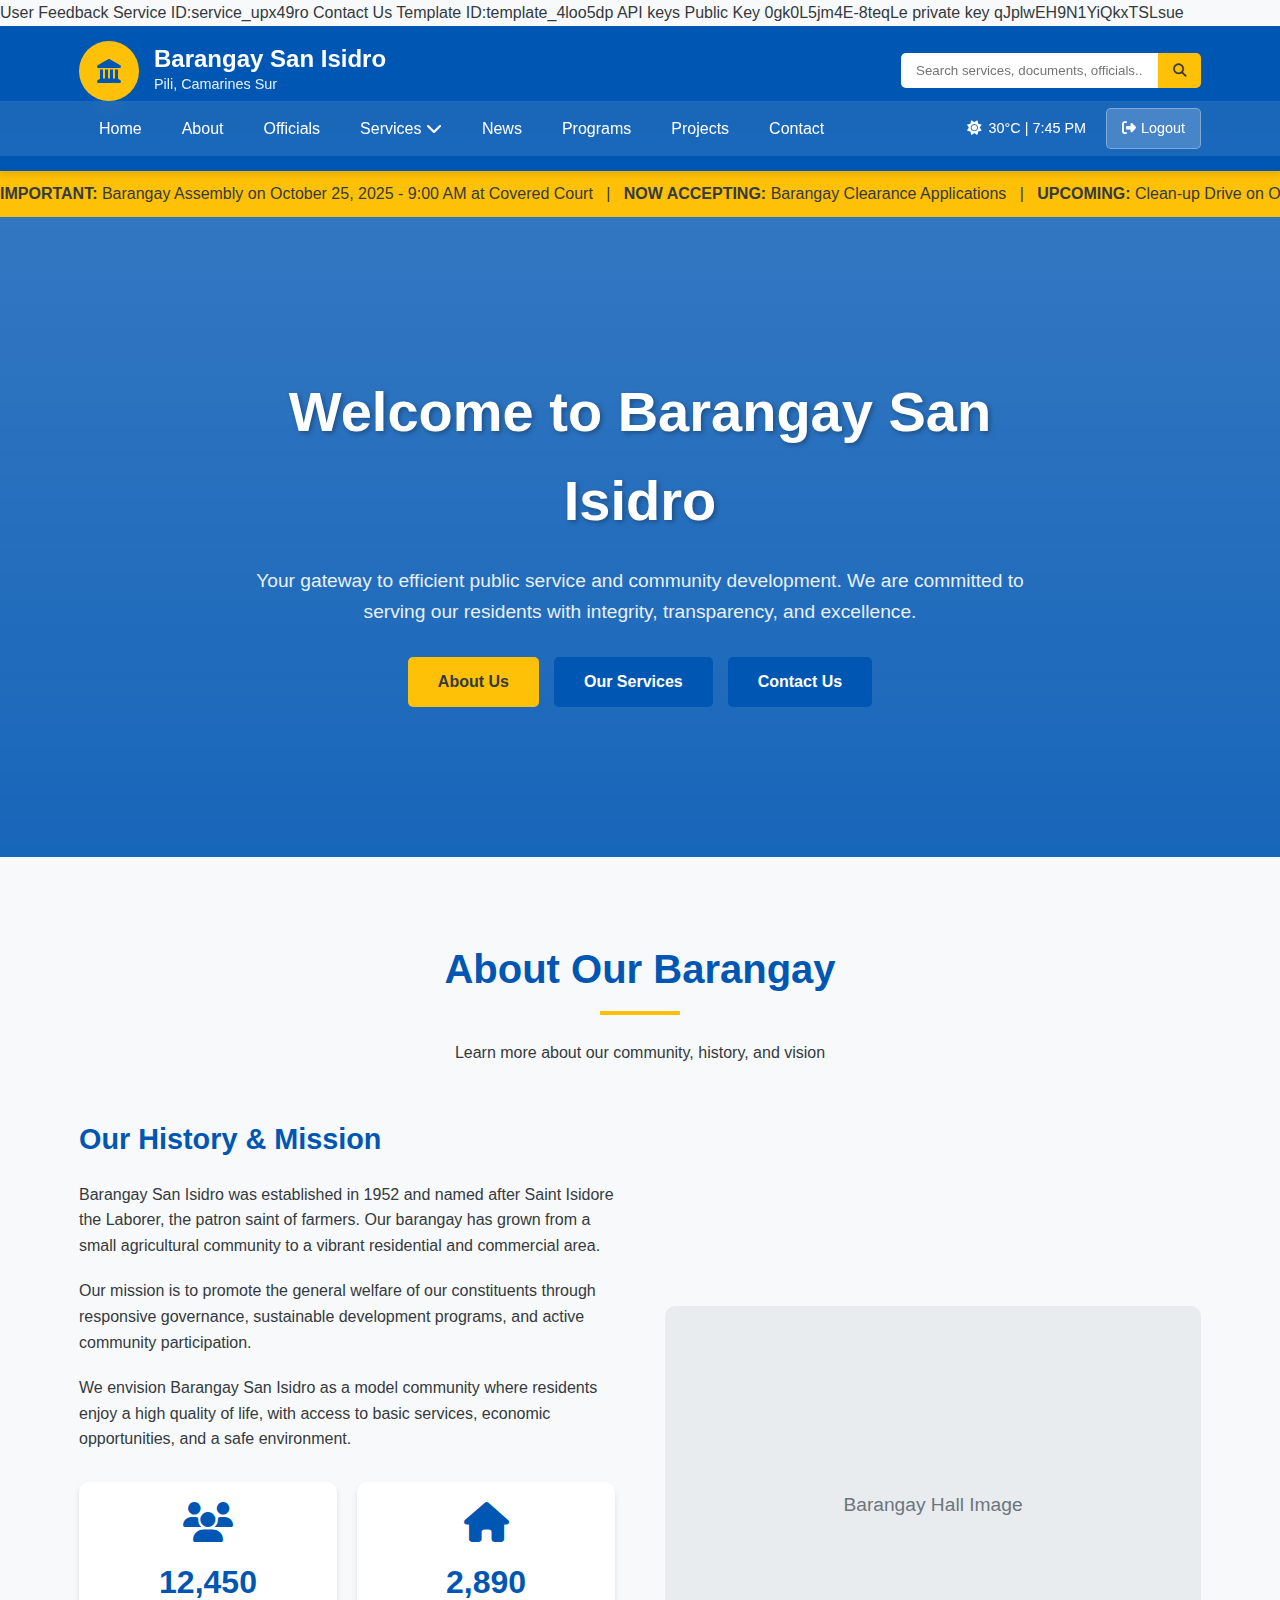
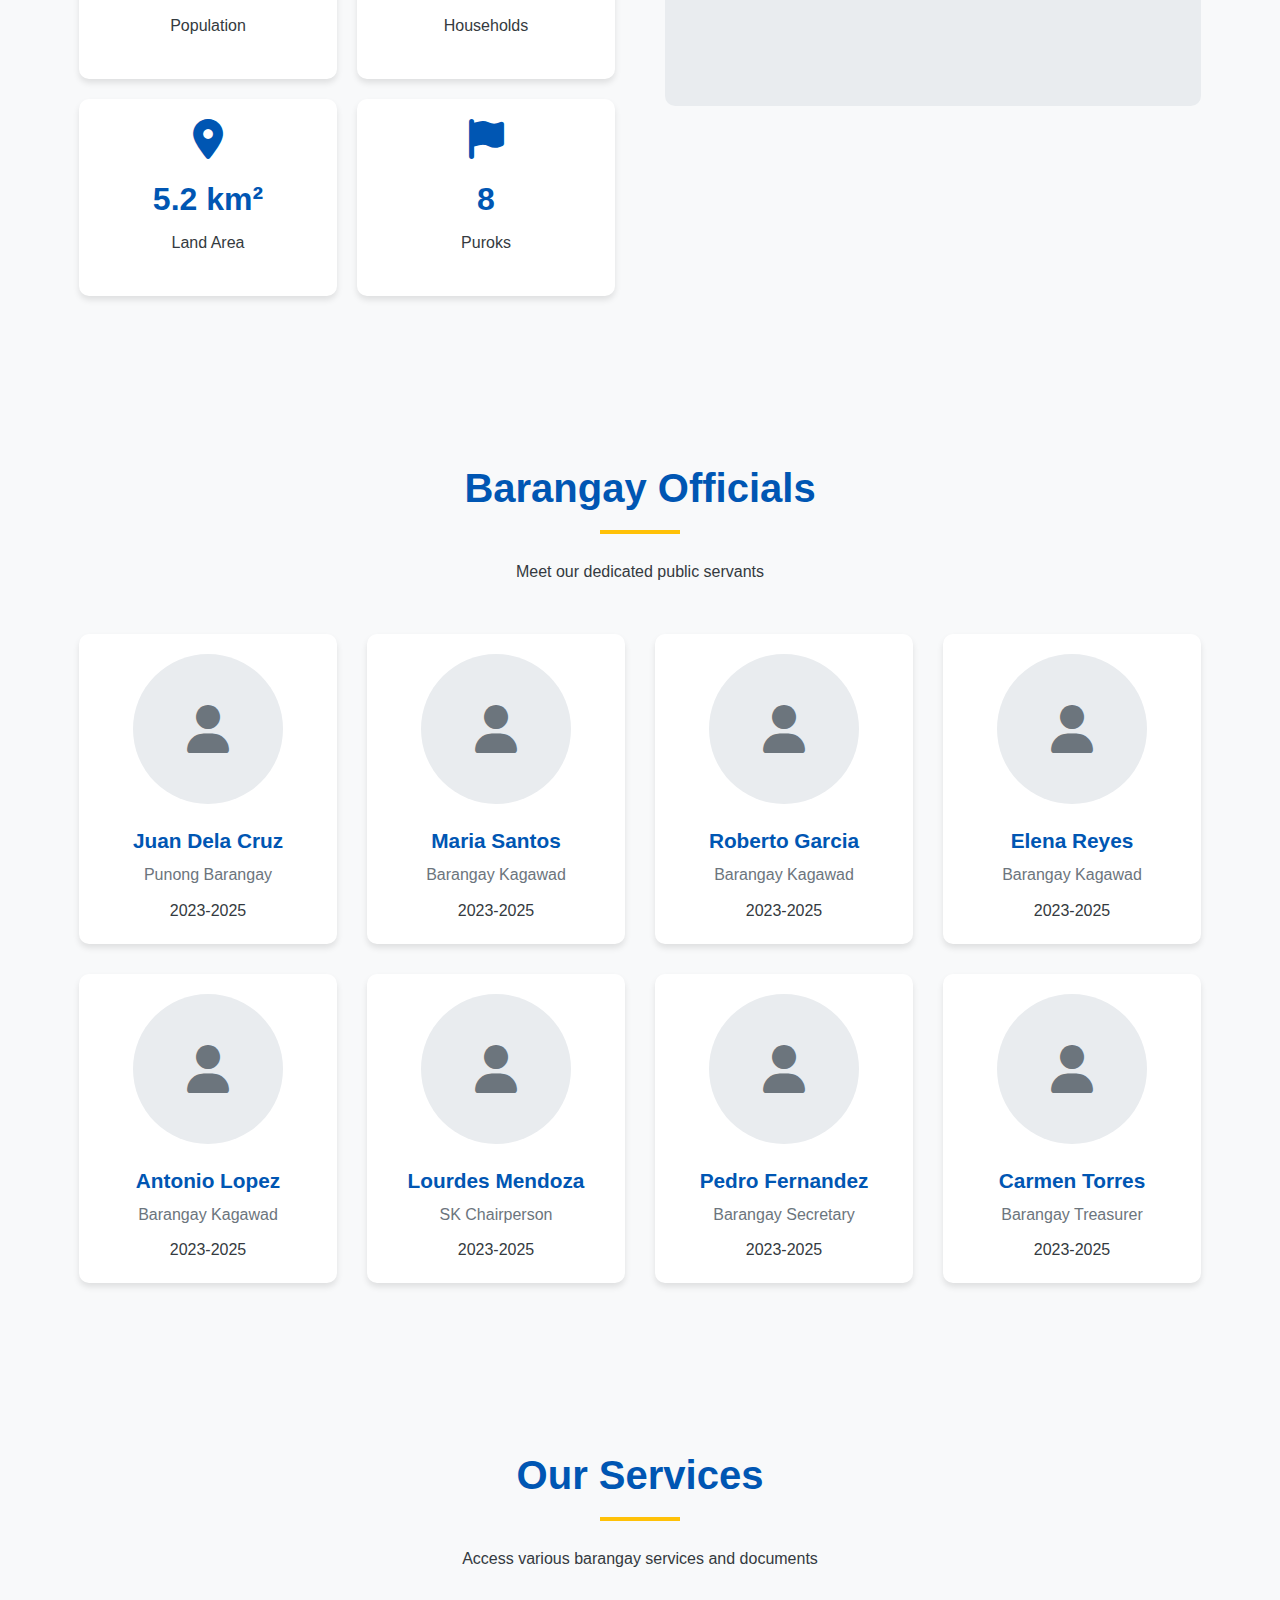
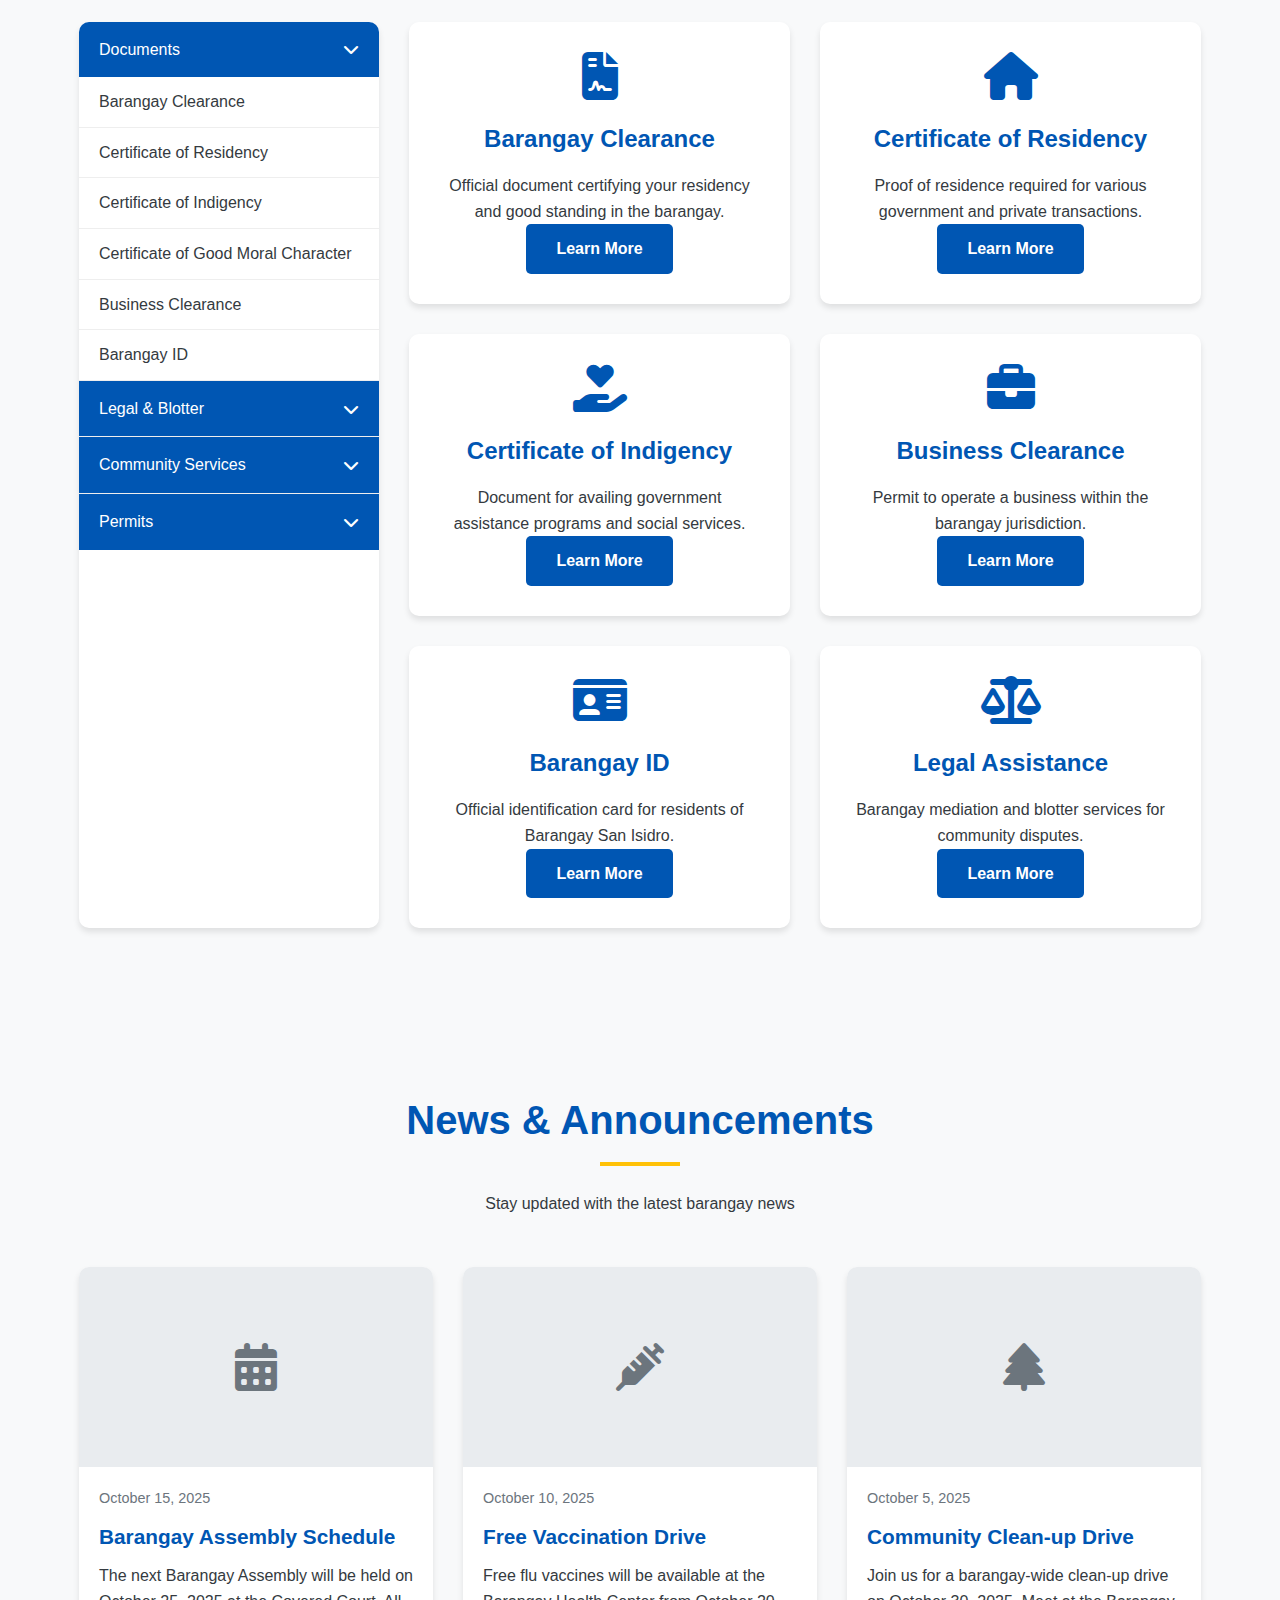
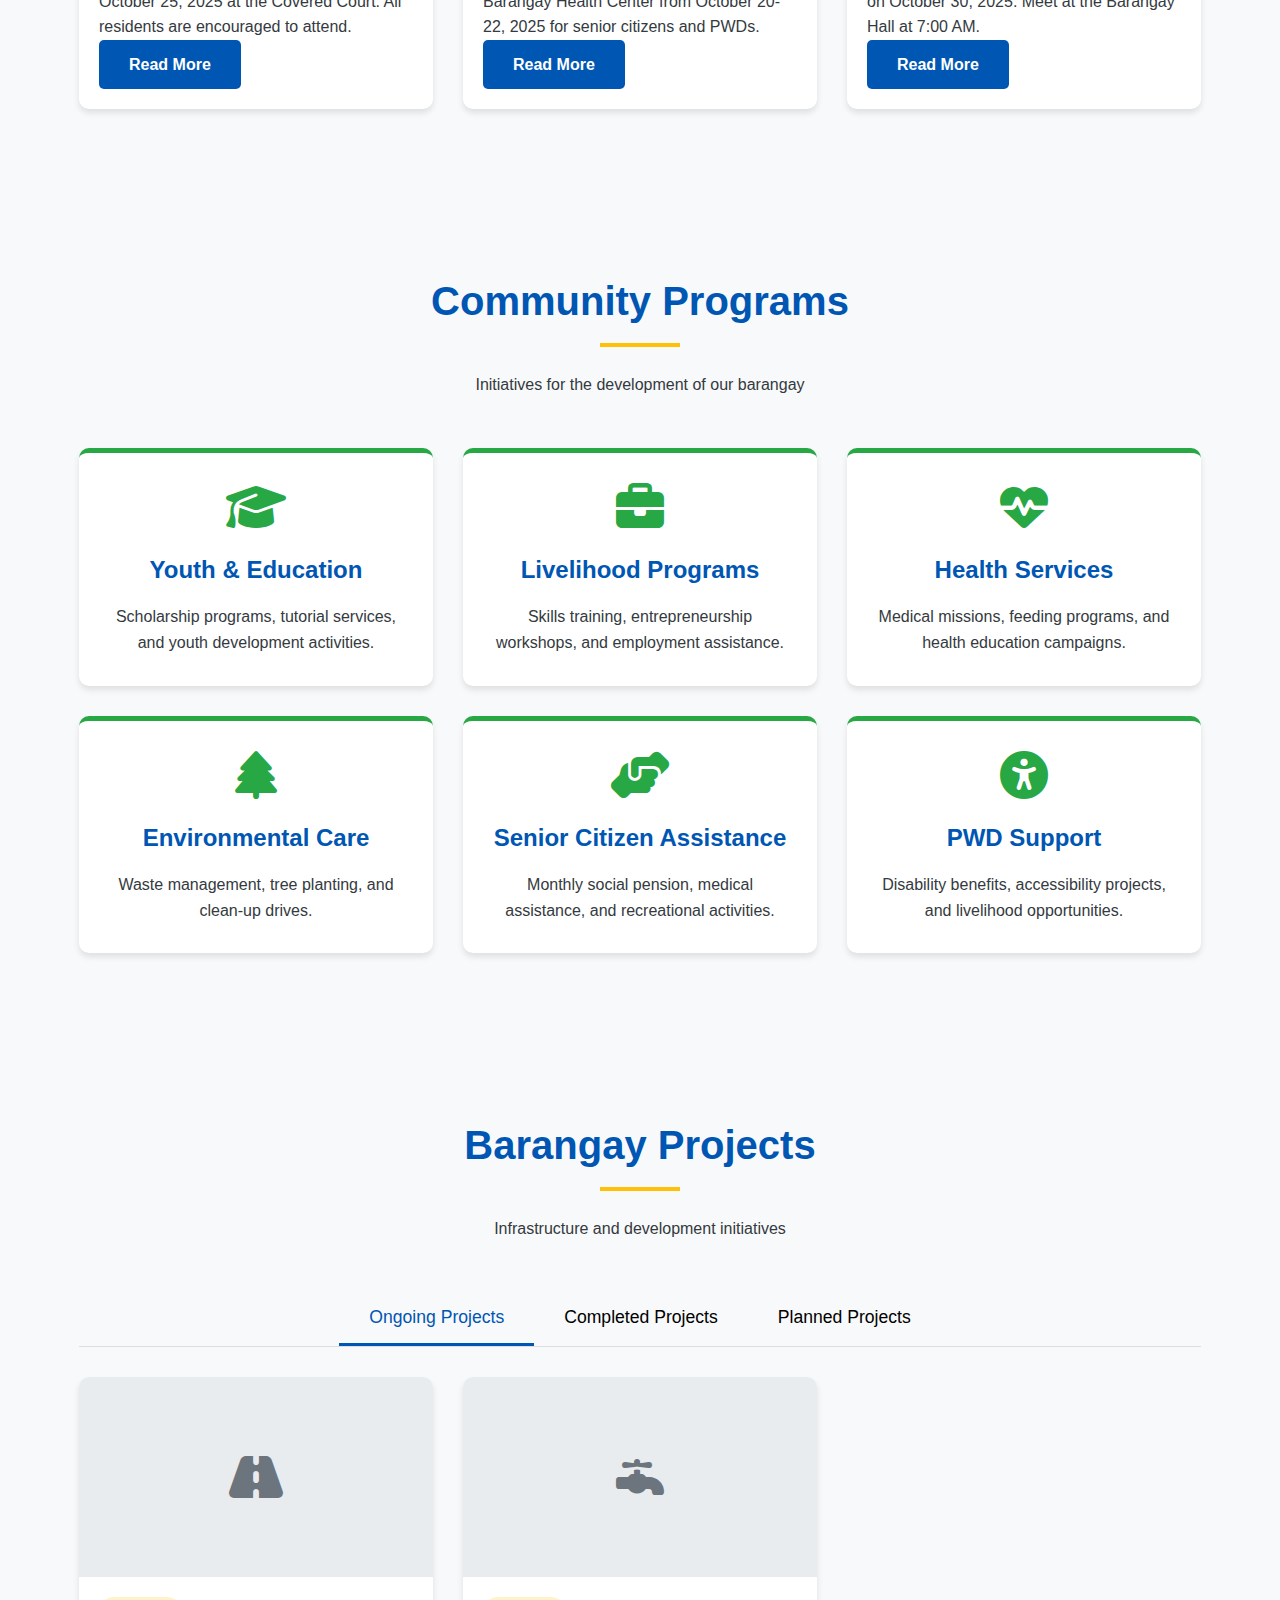
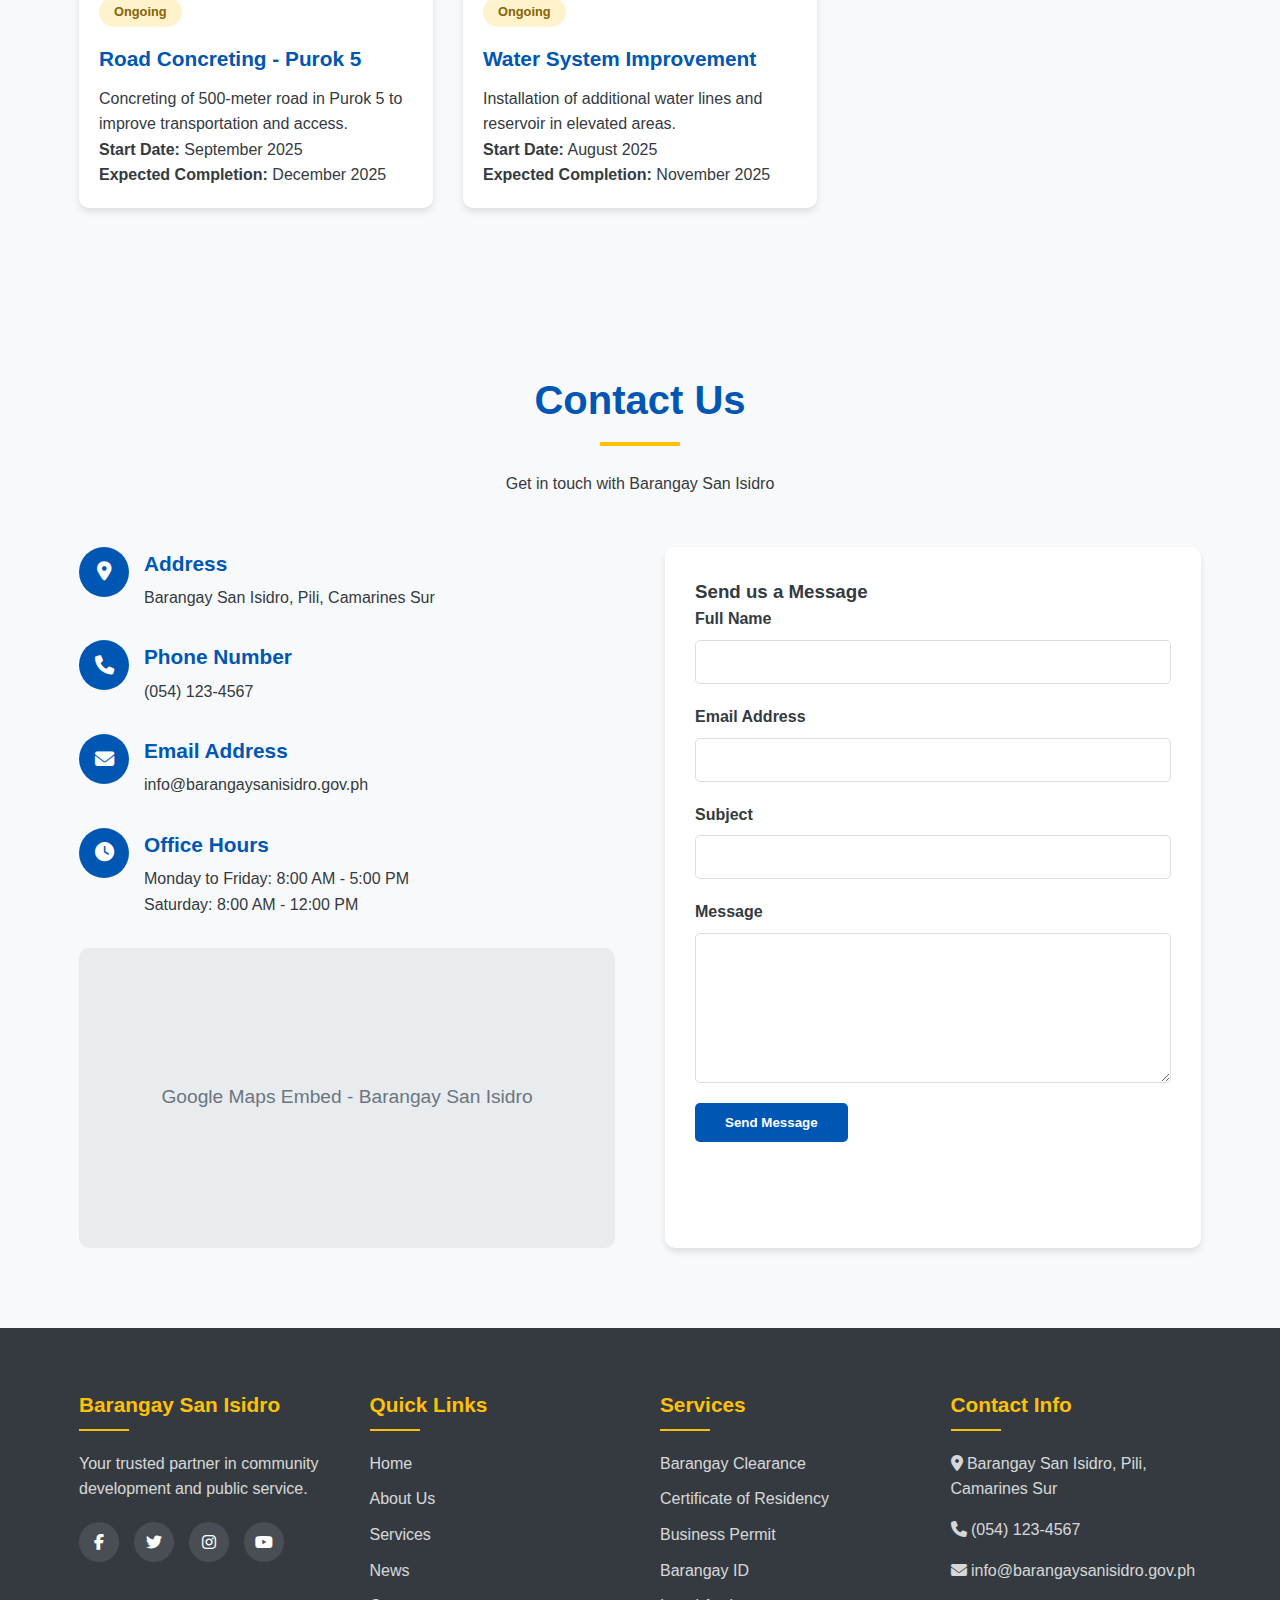
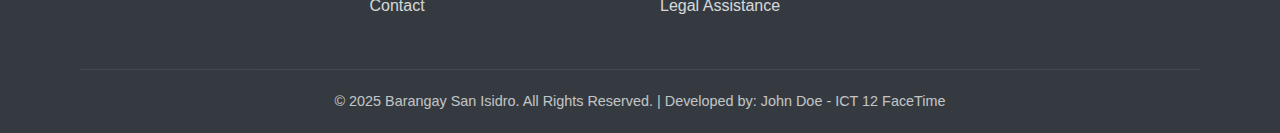
<file: Explore123.html>
User Feedback
Service ID:service_upx49ro

Contact Us
Template ID:template_4loo5dp

API keys
Public Key
0gk0L5jm4E-8teqLe

private key
qJplwEH9N1YiQkxTSLsue

<!DOCTYPE html>
<html lang="en">
<head>
    <meta charset="UTF-8">
    <meta name="viewport" content="width=device-width, initial-scale=1.0">
    <title>Barangay San Isidro - Official Website</title>
    <link rel="stylesheet" href="https://cdnjs.cloudflare.com/ajax/libs/font-awesome/6.4.0/css/all.min.css">
    <style>
        /* CSS Variables */
        :root {
            --primary: #0056b3;
            --secondary: #ffc107;
            --accent: #28a745;
            --light: #f8f9fa;
            --dark: #343a40;
            --white: #ffffff;
            --gray: #6c757d;
            --shadow: 0 4px 6px rgba(0, 0, 0, 0.1);
            --transition: all 0.3s ease;
        }

        /* Global Styles */
        * {
            margin: 0;
            padding: 0;
            box-sizing: border-box;
            font-family: 'Segoe UI', Tahoma, Geneva, Verdana, sans-serif;
        }

        html {
            scroll-behavior: smooth;
        }

        body {
            background-color: var(--light);
            color: var(--dark);
            line-height: 1.6;
        }

        .container {
            width: 90%;
            max-width: 90%;
            margin: 0 auto;
            padding: 0 15px;
        }

        section {
            padding: 80px 0;
        }

        .section-title {
            text-align: center;
            margin-bottom: 50px;
            position: relative;
        }

        .section-title h2 {
            font-size: 2.5rem;
            color: var(--primary);
            margin-bottom: 15px;
            display: inline-block;
        }

        .section-title h2::after {
            content: '';
            display: block;
            width: 80px;
            height: 4px;
            background: var(--secondary);
            margin: 10px auto;
        }

        .btn {
            display: inline-block;
            padding: 12px 30px;
            background: var(--primary);
            color: var(--white);
            border: none;
            border-radius: 5px;
            cursor: pointer;
            text-decoration: none;
            font-weight: 600;
            transition: var(--transition);
            text-align: center;
        }

        .btn:hover {
            background: #004494;
            transform: translateY(-3px);
            box-shadow: var(--shadow);
        }

        .btn-secondary {
            background: var(--secondary);
            color: var(--dark);
        }

        .btn-secondary:hover {
            background: #e0a800;
        }

        .btn-danger {
            background: #dc3545;
            color: var(--white);
        }

        .btn-danger:hover {
            background: #c82333;
        }

        .card {
            background: var(--white);
            border-radius: 10px;
            overflow: hidden;
            box-shadow: var(--shadow);
            transition: var(--transition);
        }

        .card:hover {
            transform: translateY(-10px);
            box-shadow: 0 10px 20px rgba(0, 0, 0, 0.15);
        }

        /* Header Styles */
        header {
            background: var(--primary);
            color: var(--white);
            padding: 15px 0;
            position: sticky;
            top: 0;
            z-index: 1000;
            box-shadow: var(--shadow);
        }

        .header-container {
            display: flex;
            justify-content: space-between;
            align-items: center;
        }

        .logo {
            display: flex;
            align-items: center;
            gap: 15px;
        }

        .logo-img {
            width: 60px;
            height: 60px;
            background: var(--secondary);
            border-radius: 50%;
            display: flex;
            align-items: center;
            justify-content: center;
            font-size: 24px;
            color: var(--primary);
        }

        .logo-text h1 {
            font-size: 1.5rem;
            line-height: 1.2;
        }

        .logo-text span {
            font-size: 0.9rem;
            opacity: 0.9;
        }

        .search-bar {
            display: flex;
            width: 300px;
        }

        .search-bar input {
            flex: 1;
            padding: 10px 15px;
            border: none;
            border-radius: 5px 0 0 5px;
            outline: none;
        }

        .search-bar button {
            background: var(--secondary);
            color: var(--dark);
            border: none;
            padding: 0 15px;
            border-radius: 0 5px 5px 0;
            cursor: pointer;
        }

        /* Navigation */
        nav {
            background: rgba(255, 255, 255, 0.1);
            backdrop-filter: blur(10px);
        }

        .nav-container {
            display: flex;
            justify-content: space-between;
            align-items: center;
        }

        .main-nav {
            display: flex;
            list-style: none;
        }

        .main-nav li {
            position: relative;
        }

        .main-nav a {
            color: var(--white);
            text-decoration: none;
            padding: 15px 20px;
            display: block;
            font-weight: 500;
            transition: var(--transition);
        }

        .main-nav a:hover {
            background: rgba(255, 255, 255, 0.2);
        }

        .main-nav .dropdown:hover .dropdown-menu {
            display: block;
        }

        .dropdown-menu {
            display: none;
            position: absolute;
            background: var(--white);
            min-width: 220px;
            box-shadow: var(--shadow);
            border-radius: 0 0 5px 5px;
            z-index: 100;
        }

        .dropdown-menu a {
            color: var(--dark);
            padding: 12px 20px;
            border-bottom: 1px solid #eee;
        }

        .dropdown-menu a:hover {
            background: var(--light);
            color: var(--primary);
        }

        .mobile-menu-btn {
            display: none;
            background: none;
            border: none;
            color: var(--white);
            font-size: 1.5rem;
            cursor: pointer;
        }

        .nav-right {
            display: flex;
            align-items: center;
            gap: 20px;
        }

        .weather-widget {
            display: flex;
            align-items: center;
            gap: 8px;
            font-size: 0.9rem;
        }

        .logout-btn {
            background: rgba(255, 255, 255, 0.2);
            color: var(--white);
            border: 1px solid rgba(255, 255, 255, 0.3);
            padding: 8px 15px;
            border-radius: 5px;
            cursor: pointer;
            text-decoration: none;
            font-size: 0.9rem;
            transition: var(--transition);
            display: flex;
            align-items: center;
            gap: 5px;
        }

        .logout-btn:hover {
            background: rgba(255, 255, 255, 0.3);
        }

        /* Announcement Banner */
        .announcement-banner {
            background: var(--secondary);
            padding: 10px 0;
            overflow: hidden;
        }

        .marquee {
            white-space: nowrap;
            animation: marquee 30s linear infinite;
        }

        @keyframes marquee {
            0% { transform: translateX(100%); }
            100% { transform: translateX(-100%); }
        }

        /* Hero Section */
        .hero {
            background: linear-gradient(rgba(0, 86, 179, 0.8), rgba(0, 86, 179, 0.9)), url('https://images.unsplash.com/photo-1582213782179-e0d53f98f2ca?ixlib=rb-4.0.3&auto=format&fit=crop&w=1950&q=80');
            background-size: cover;
            background-position: center;
            color: var(--white);
            padding: 150px 0;
            text-align: center;
        }

        .hero-content {
            max-width: 800px;
            margin: 0 auto;
        }

        .hero h1 {
            font-size: 3.5rem;
            margin-bottom: 20px;
            text-shadow: 2px 2px 5px rgba(0, 0, 0, 0.3);
        }

        .hero p {
            font-size: 1.2rem;
            margin-bottom: 30px;
            opacity: 0.9;
        }

        .hero-buttons {
            display: flex;
            gap: 15px;
            justify-content: center;
            flex-wrap: wrap;
        }

        /* About Section */
        .about-content {
            display: grid;
            grid-template-columns: 1fr 1fr;
            gap: 50px;
            align-items: center;
        }

        .about-text h3 {
            font-size: 1.8rem;
            margin-bottom: 20px;
            color: var(--primary);
        }

        .about-text p {
            margin-bottom: 20px;
        }

        .about-stats {
            display: grid;
            grid-template-columns: repeat(2, 1fr);
            gap: 20px;
            margin-top: 30px;
        }

        .stat-item {
            text-align: center;
            padding: 20px;
            background: var(--white);
            border-radius: 10px;
            box-shadow: var(--shadow);
        }

        .stat-item i {
            font-size: 2.5rem;
            color: var(--primary);
            margin-bottom: 15px;
        }

        .stat-item h4 {
            font-size: 2rem;
            color: var(--primary);
            margin-bottom: 5px;
        }

        .about-image img {
            width: 100%;
            border-radius: 10px;
            box-shadow: var(--shadow);
        }

        /* Officials Section */
        .officials-grid {
            display: grid;
            grid-template-columns: repeat(auto-fill, minmax(250px, 1fr));
            gap: 30px;
        }

        .official-card {
            text-align: center;
            padding: 20px;
        }

        .official-img {
            width: 150px;
            height: 150px;
            border-radius: 50%;
            margin: 0 auto 20px;
            background: #e9ecef;
            display: flex;
            align-items: center;
            justify-content: center;
            font-size: 3rem;
            color: var(--gray);
        }

        .official-card h3 {
            font-size: 1.3rem;
            margin-bottom: 5px;
            color: var(--primary);
        }

        .official-card p {
            color: var(--gray);
            margin-bottom: 10px;
        }

        /* Services Section */
        .services-container {
            display: grid;
            grid-template-columns: 300px 1fr;
            gap: 30px;
        }

        .sidebar {
            background: var(--white);
            border-radius: 10px;
            box-shadow: var(--shadow);
            overflow: hidden;
        }

        .sidebar-category {
            border-bottom: 1px solid #eee;
        }

        .sidebar-category:last-child {
            border-bottom: none;
        }

        .category-header {
            padding: 15px 20px;
            background: var(--primary);
            color: var(--white);
            cursor: pointer;
            display: flex;
            justify-content: space-between;
            align-items: center;
        }

        .category-header i {
            transition: var(--transition);
        }

        .category-content {
            max-height: 0;
            overflow: hidden;
            transition: var(--transition);
        }

        .category-content.active {
            max-height: 500px;
        }

        .category-item {
            padding: 12px 20px;
            border-bottom: 1px solid #eee;
            cursor: pointer;
            transition: var(--transition);
        }

        .category-item:last-child {
            border-bottom: none;
        }

        .category-item:hover {
            background: var(--light);
            color: var(--primary);
        }

        .services-content {
            display: grid;
            grid-template-columns: repeat(auto-fill, minmax(300px, 1fr));
            gap: 30px;
        }

        .service-card {
            padding: 30px;
            text-align: center;
        }

        .service-card i {
            font-size: 3rem;
            color: var(--primary);
            margin-bottom: 20px;
        }

        .service-card h3 {
            font-size: 1.5rem;
            margin-bottom: 15px;
            color: var(--primary);
        }

        /* News Section */
        .news-grid {
            display: grid;
            grid-template-columns: repeat(auto-fill, minmax(350px, 1fr));
            gap: 30px;
        }

        .news-card {
            padding: 0;
        }

        .news-img {
            height: 200px;
            background: #e9ecef;
            display: flex;
            align-items: center;
            justify-content: center;
            font-size: 3rem;
            color: var(--gray);
        }

        .news-content {
            padding: 20px;
        }

        .news-date {
            color: var(--gray);
            font-size: 0.9rem;
            margin-bottom: 10px;
        }

        .news-content h3 {
            font-size: 1.3rem;
            margin-bottom: 10px;
            color: var(--primary);
        }

        /* Programs Section */
        .programs-container {
            display: grid;
            grid-template-columns: repeat(auto-fill, minmax(300px, 1fr));
            gap: 30px;
        }

        .program-card {
            padding: 30px;
            text-align: center;
            border-top: 5px solid var(--accent);
        }

        .program-card i {
            font-size: 3rem;
            color: var(--accent);
            margin-bottom: 20px;
        }

        .program-card h3 {
            font-size: 1.5rem;
            margin-bottom: 15px;
            color: var(--primary);
        }

        /* Projects Section */
        .projects-tabs {
            display: flex;
            justify-content: center;
            margin-bottom: 30px;
            border-bottom: 1px solid #ddd;
        }

        .tab-btn {
            padding: 15px 30px;
            background: none;
            border: none;
            font-size: 1.1rem;
            cursor: pointer;
            transition: var(--transition);
            border-bottom: 3px solid transparent;
        }

        .tab-btn.active {
            color: var(--primary);
            border-bottom: 3px solid var(--primary);
        }

        .tab-content {
            display: none;
        }

        .tab-content.active {
            display: block;
        }

        .projects-grid {
            display: grid;
            grid-template-columns: repeat(auto-fill, minmax(350px, 1fr));
            gap: 30px;
        }

        .project-card {
            padding: 0;
        }

        .project-img {
            height: 200px;
            background: #e9ecef;
            display: flex;
            align-items: center;
            justify-content: center;
            font-size: 3rem;
            color: var(--gray);
        }

        .project-content {
            padding: 20px;
        }

        .project-status {
            display: inline-block;
            padding: 5px 15px;
            border-radius: 20px;
            font-size: 0.8rem;
            font-weight: 600;
            margin-bottom: 15px;
        }

        .status-ongoing {
            background: #fff3cd;
            color: #856404;
        }

        .status-completed {
            background: #d1ecf1;
            color: #0c5460;
        }

        .project-content h3 {
            font-size: 1.3rem;
            margin-bottom: 10px;
            color: var(--primary);
        }

        /* Contact Section */
        .contact-container {
            display: grid;
            grid-template-columns: 1fr 1fr;
            gap: 50px;
        }

        .contact-info {
            display: flex;
            flex-direction: column;
            gap: 30px;
        }

        .contact-item {
            display: flex;
            align-items: flex-start;
            gap: 15px;
        }

        .contact-icon {
            width: 50px;
            height: 50px;
            background: var(--primary);
            color: var(--white);
            border-radius: 50%;
            display: flex;
            align-items: center;
            justify-content: center;
            font-size: 1.2rem;
        }

        .contact-details h3 {
            font-size: 1.3rem;
            margin-bottom: 5px;
            color: var(--primary);
        }

        .map-container {
            height: 300px;
            background: #e9ecef;
            border-radius: 10px;
            overflow: hidden;
            display: flex;
            align-items: center;
            justify-content: center;
            font-size: 1.2rem;
            color: var(--gray);
        }

        .contact-form {
            background: var(--white);
            padding: 30px;
            border-radius: 10px;
            box-shadow: var(--shadow);
        }

        .form-group {
            margin-bottom: 20px;
        }

        .form-group label {
            display: block;
            margin-bottom: 8px;
            font-weight: 600;
        }

        .form-control {
            width: 100%;
            padding: 12px 15px;
            border: 1px solid #ddd;
            border-radius: 5px;
            font-size: 1rem;
            transition: var(--transition);
        }

        .form-control:focus {
            border-color: var(--primary);
            outline: none;
            box-shadow: 0 0 0 3px rgba(0, 86, 179, 0.2);
        }

        textarea.form-control {
            min-height: 150px;
            resize: vertical;
        }

        /* Footer */
        footer {
            background: var(--dark);
            color: var(--white);
            padding: 60px 0 20px;
        }

        .footer-container {
            display: grid;
            grid-template-columns: repeat(auto-fit, minmax(250px, 1fr));
            gap: 40px;
            margin-bottom: 40px;
        }

        .footer-col h3 {
            font-size: 1.3rem;
            margin-bottom: 20px;
            color: var(--secondary);
            position: relative;
            padding-bottom: 10px;
        }

        .footer-col h3::after {
            content: '';
            position: absolute;
            left: 0;
            bottom: 0;
            width: 50px;
            height: 2px;
            background: var(--secondary);
        }

        .footer-col p {
            margin-bottom: 15px;
            opacity: 0.8;
        }

        .footer-links {
            list-style: none;
        }

        .footer-links li {
            margin-bottom: 10px;
        }

        .footer-links a {
            color: var(--white);
            text-decoration: none;
            opacity: 0.8;
            transition: var(--transition);
        }

        .footer-links a:hover {
            opacity: 1;
            color: var(--secondary);
            padding-left: 5px;
        }

        .social-links {
            display: flex;
            gap: 15px;
            margin-top: 20px;
        }

        .social-links a {
            width: 40px;
            height: 40px;
            background: rgba(255, 255, 255, 0.1);
            border-radius: 50%;
            display: flex;
            align-items: center;
            justify-content: center;
            color: var(--white);
            text-decoration: none;
            transition: var(--transition);
        }

        .social-links a:hover {
            background: var(--secondary);
            color: var(--dark);
            transform: translateY(-5px);
        }

        .copyright {
            text-align: center;
            padding-top: 20px;
            border-top: 1px solid rgba(255, 255, 255, 0.1);
            font-size: 0.9rem;
            opacity: 0.7;
        }

        /* Responsive Styles */
        @media (max-width: 992px) {
            .about-content,
            .contact-container {
                grid-template-columns: 1fr;
            }

            .services-container {
                grid-template-columns: 1fr;
            }

            .sidebar {
                order: 2;
            }

            .services-content {
                order: 1;
            }
        }

        @media (max-width: 768px) {
            .header-container {
                flex-direction: column;
                gap: 15px;
            }

            .search-bar {
                width: 100%;
                max-width: 400px;
            }

            .mobile-menu-btn {
                display: block;
            }

            .main-nav {
                display: none;
                position: absolute;
                top: 100%;
                left: 0;
                width: 100%;
                background: var(--primary);
                flex-direction: column;
                box-shadow: var(--shadow);
            }

            .main-nav.active {
                display: flex;
            }

            .dropdown-menu {
                position: static;
                box-shadow: none;
                background: rgba(255, 255, 255, 0.1);
            }

            .dropdown-menu a {
                color: var(--white);
                padding-left: 40px;
            }

            .nav-right {
                flex-direction: column;
                gap: 10px;
                margin-top: 10px;
            }

            .hero h1 {
                font-size: 2.5rem;
            }

            section {
                padding: 60px 0;
            }

            .section-title h2 {
                font-size: 2rem;
            }
        }

        @media (max-width: 576px) {
            .hero-buttons {
                flex-direction: column;
                align-items: center;
            }

            .about-stats {
                grid-template-columns: 1fr;
            }

            .projects-tabs {
                flex-direction: column;
            }

            .tab-btn {
                width: 100%;
                text-align: center;
            }
        }
    </style>
</head>
<body>
    <!-- Header -->
    <header>
        <div class="container header-container">
            <div class="logo">
                <div class="logo-img">
                    <i class="fas fa-landmark"></i>
                </div>
                <div class="logo-text">
                    <h1>Barangay San Isidro</h1>
                    <span>Pili, Camarines Sur</span>
                </div>
            </div>
            <div class="search-bar">
                <input type="text" placeholder="Search services, documents, officials...">
                <button><i class="fas fa-search"></i></button>
            </div>
        </div>
        
        <!-- Navigation -->
        <nav>
            <div class="container nav-container">
                <button class="mobile-menu-btn">
                    <i class="fas fa-bars"></i>
                </button>
                <ul class="main-nav">
                    <li><a href="#home">Home</a></li>
                    <li><a href="#about">About</a></li>
                    <li><a href="#officials">Officials</a></li>
                    <li class="dropdown">
                        <a href="#services">Services <i class="fas fa-chevron-down"></i></a>
                        <div class="dropdown-menu">
                            <a href="#documents">Documents</a>
                            <a href="#permits">Permits</a>
                            <a href="#community">Community Services</a>
                        </div>
                    </li>
                    <li><a href="#news">News</a></li>
                    <li><a href="#programs">Programs</a></li>
                    <li><a href="#projects">Projects</a></li>
                    <li><a href="#contact">Contact</a></li>
                </ul>
                <div class="nav-right">
                    <div class="weather-widget">
                        <i class="fas fa-sun"></i> 30°C | 7:45 PM
                    </div>
                    <a href="#" class="logout-btn" id="logoutBtn">
                        <i class="fas fa-sign-out-alt"></i> Logout
                    </a>
                </div>
            </div>
        </nav>
    </header>

    <!-- Announcement Banner -->
    <div class="announcement-banner">
        <div class="marquee">
            <strong>IMPORTANT:</strong> Barangay Assembly on October 25, 2025 - 9:00 AM at Covered Court &nbsp; | &nbsp; 
            <strong>NOW ACCEPTING:</strong> Barangay Clearance Applications &nbsp; | &nbsp;
            <strong>UPCOMING:</strong> Clean-up Drive on October 30, 2025
        </div>
    </div>

    <!-- Hero Section -->
    <section id="home" class="hero">
        <div class="container hero-content">
            <h1>Welcome to Barangay San Isidro</h1>
            <p>Your gateway to efficient public service and community development. We are committed to serving our residents with integrity, transparency, and excellence.</p>
            <div class="hero-buttons">
                <a href="#about" class="btn btn-secondary">About Us</a>
                <a href="#services" class="btn">Our Services</a>
                <a href="#contact" class="btn">Contact Us</a>
            </div>
        </div>
    </section>

    <!-- About Section -->
    <section id="about" class="about">
        <div class="container">
            <div class="section-title">
                <h2>About Our Barangay</h2>
                <p>Learn more about our community, history, and vision</p>
            </div>
            <div class="about-content">
                <div class="about-text">
                    <h3>Our History & Mission</h3>
                    <p>Barangay San Isidro was established in 1952 and named after Saint Isidore the Laborer, the patron saint of farmers. Our barangay has grown from a small agricultural community to a vibrant residential and commercial area.</p>
                    <p>Our mission is to promote the general welfare of our constituents through responsive governance, sustainable development programs, and active community participation.</p>
                    <p>We envision Barangay San Isidro as a model community where residents enjoy a high quality of life, with access to basic services, economic opportunities, and a safe environment.</p>
                    
                    <div class="about-stats">
                        <div class="stat-item">
                            <i class="fas fa-users"></i>
                            <h4>12,450</h4>
                            <p>Population</p>
                        </div>
                        <div class="stat-item">
                            <i class="fas fa-home"></i>
                            <h4>2,890</h4>
                            <p>Households</p>
                        </div>
                        <div class="stat-item">
                            <i class="fas fa-map-marker-alt"></i>
                            <h4>5.2 km²</h4>
                            <p>Land Area</p>
                        </div>
                        <div class="stat-item">
                            <i class="fas fa-flag"></i>
                            <h4>8</h4>
                            <p>Puroks</p>
                        </div>
                    </div>
                </div>
                <div class="about-image">
                    <div style="width:100%;height:400px;background:#e9ecef;border-radius:10px;display:flex;align-items:center;justify-content:center;font-size:1.2rem;color:#6c757d;">
                        Barangay Hall Image
                    </div>
                </div>
            </div>
        </div>
    </section>

    <!-- Officials Section -->
    <section id="officials" class="officials">
        <div class="container">
            <div class="section-title">
                <h2>Barangay Officials</h2>
                <p>Meet our dedicated public servants</p>
            </div>
            <div class="officials-grid">
                <div class="card official-card">
                    <div class="official-img">
                        <i class="fas fa-user"></i>
                    </div>
                    <h3>Juan Dela Cruz</h3>
                    <p>Punong Barangay</p>
                    <span>2023-2025</span>
                </div>
                <div class="card official-card">
                    <div class="official-img">
                        <i class="fas fa-user"></i>
                    </div>
                    <h3>Maria Santos</h3>
                    <p>Barangay Kagawad</p>
                    <span>2023-2025</span>
                </div>
                <div class="card official-card">
                    <div class="official-img">
                        <i class="fas fa-user"></i>
                    </div>
                    <h3>Roberto Garcia</h3>
                    <p>Barangay Kagawad</p>
                    <span>2023-2025</span>
                </div>
                <div class="card official-card">
                    <div class="official-img">
                        <i class="fas fa-user"></i>
                    </div>
                    <h3>Elena Reyes</h3>
                    <p>Barangay Kagawad</p>
                    <span>2023-2025</span>
                </div>
                <div class="card official-card">
                    <div class="official-img">
                        <i class="fas fa-user"></i>
                    </div>
                    <h3>Antonio Lopez</h3>
                    <p>Barangay Kagawad</p>
                    <span>2023-2025</span>
                </div>
                <div class="card official-card">
                    <div class="official-img">
                        <i class="fas fa-user"></i>
                    </div>
                    <h3>Lourdes Mendoza</h3>
                    <p>SK Chairperson</p>
                    <span>2023-2025</span>
                </div>
                <div class="card official-card">
                    <div class="official-img">
                        <i class="fas fa-user"></i>
                    </div>
                    <h3>Pedro Fernandez</h3>
                    <p>Barangay Secretary</p>
                    <span>2023-2025</span>
                </div>
                <div class="card official-card">
                    <div class="official-img">
                        <i class="fas fa-user"></i>
                    </div>
                    <h3>Carmen Torres</h3>
                    <p>Barangay Treasurer</p>
                    <span>2023-2025</span>
                </div>
            </div>
        </div>
    </section>

    <!-- Services Section -->
    <section id="services" class="services">
        <div class="container">
            <div class="section-title">
                <h2>Our Services</h2>
                <p>Access various barangay services and documents</p>
            </div>
            <div class="services-container">
                <div class="sidebar">
                    <div class="sidebar-category">
                        <div class="category-header">
                            <span>Documents</span>
                            <i class="fas fa-chevron-down"></i>
                        </div>
                        <div class="category-content active">
                            <div class="category-item">Barangay Clearance</div>
                            <div class="category-item">Certificate of Residency</div>
                            <div class="category-item">Certificate of Indigency</div>
                            <div class="category-item">Certificate of Good Moral Character</div>
                            <div class="category-item">Business Clearance</div>
                            <div class="category-item">Barangay ID</div>
                        </div>
                    </div>
                    <div class="sidebar-category">
                        <div class="category-header">
                            <span>Legal & Blotter</span>
                            <i class="fas fa-chevron-down"></i>
                        </div>
                        <div class="category-content">
                            <div class="category-item">Magpa-Blotter</div>
                            <div class="category-item">Barangay Mediation</div>
                            <div class="category-item">Kopya ng Blotter Report</div>
                        </div>
                    </div>
                    <div class="sidebar-category">
                        <div class="category-header">
                            <span>Community Services</span>
                            <i class="fas fa-chevron-down"></i>
                        </div>
                        <div class="category-content">
                            <div class="category-item">Tulong Pinansyal / Ayuda</div>
                            <div class="category-item">Tulong Medikal</div>
                            <div class="category-item">Scholarship / Endorsement</div>
                            <div class="category-item">Livelihood Programs</div>
                            <div class="category-item">Senior & PWD Assistance</div>
                        </div>
                    </div>
                    <div class="sidebar-category">
                        <div class="category-header">
                            <span>Permits</span>
                            <i class="fas fa-chevron-down"></i>
                        </div>
                        <div class="category-content">
                            <div class="category-item">Construction Clearance</div>
                            <div class="category-item">Building Permit Certification</div>
                        </div>
                    </div>
                </div>
                <div class="services-content">
                    <div class="card service-card">
                        <i class="fas fa-file-contract"></i>
                        <h3>Barangay Clearance</h3>
                        <p>Official document certifying your residency and good standing in the barangay.</p>
                        <a href="#" class="btn">Learn More</a>
                    </div>
                    <div class="card service-card">
                        <i class="fas fa-home"></i>
                        <h3>Certificate of Residency</h3>
                        <p>Proof of residence required for various government and private transactions.</p>
                        <a href="#" class="btn">Learn More</a>
                    </div>
                    <div class="card service-card">
                        <i class="fas fa-hand-holding-heart"></i>
                        <h3>Certificate of Indigency</h3>
                        <p>Document for availing government assistance programs and social services.</p>
                        <a href="#" class="btn">Learn More</a>
                    </div>
                    <div class="card service-card">
                        <i class="fas fa-briefcase"></i>
                        <h3>Business Clearance</h3>
                        <p>Permit to operate a business within the barangay jurisdiction.</p>
                        <a href="#" class="btn">Learn More</a>
                    </div>
                    <div class="card service-card">
                        <i class="fas fa-id-card"></i>
                        <h3>Barangay ID</h3>
                        <p>Official identification card for residents of Barangay San Isidro.</p>
                        <a href="#" class="btn">Learn More</a>
                    </div>
                    <div class="card service-card">
                        <i class="fas fa-balance-scale"></i>
                        <h3>Legal Assistance</h3>
                        <p>Barangay mediation and blotter services for community disputes.</p>
                        <a href="#" class="btn">Learn More</a>
                    </div>
                </div>
            </div>
        </div>
    </section>

    <!-- News Section -->
    <section id="news" class="news">
        <div class="container">
            <div class="section-title">
                <h2>News & Announcements</h2>
                <p>Stay updated with the latest barangay news</p>
            </div>
            <div class="news-grid">
                <div class="card news-card">
                    <div class="news-img">
                        <i class="fas fa-calendar-alt"></i>
                    </div>
                    <div class="news-content">
                        <div class="news-date">October 15, 2025</div>
                        <h3>Barangay Assembly Schedule</h3>
                        <p>The next Barangay Assembly will be held on October 25, 2025 at the Covered Court. All residents are encouraged to attend.</p>
                        <a href="#" class="btn">Read More</a>
                    </div>
                </div>
                <div class="card news-card">
                    <div class="news-img">
                        <i class="fas fa-syringe"></i>
                    </div>
                    <div class="news-content">
                        <div class="news-date">October 10, 2025</div>
                        <h3>Free Vaccination Drive</h3>
                        <p>Free flu vaccines will be available at the Barangay Health Center from October 20-22, 2025 for senior citizens and PWDs.</p>
                        <a href="#" class="btn">Read More</a>
                    </div>
                </div>
                <div class="card news-card">
                    <div class="news-img">
                        <i class="fas fa-tree"></i>
                    </div>
                    <div class="news-content">
                        <div class="news-date">October 5, 2025</div>
                        <h3>Community Clean-up Drive</h3>
                        <p>Join us for a barangay-wide clean-up drive on October 30, 2025. Meet at the Barangay Hall at 7:00 AM.</p>
                        <a href="#" class="btn">Read More</a>
                    </div>
                </div>
            </div>
        </div>
    </section>

    <!-- Programs Section -->
    <section id="programs" class="programs">
        <div class="container">
            <div class="section-title">
                <h2>Community Programs</h2>
                <p>Initiatives for the development of our barangay</p>
            </div>
            <div class="programs-container">
                <div class="card program-card">
                    <i class="fas fa-graduation-cap"></i>
                    <h3>Youth & Education</h3>
                    <p>Scholarship programs, tutorial services, and youth development activities.</p>
                </div>
                <div class="card program-card">
                    <i class="fas fa-briefcase"></i>
                    <h3>Livelihood Programs</h3>
                    <p>Skills training, entrepreneurship workshops, and employment assistance.</p>
                </div>
                <div class="card program-card">
                    <i class="fas fa-heartbeat"></i>
                    <h3>Health Services</h3>
                    <p>Medical missions, feeding programs, and health education campaigns.</p>
                </div>
                <div class="card program-card">
                    <i class="fas fa-tree"></i>
                    <h3>Environmental Care</h3>
                    <p>Waste management, tree planting, and clean-up drives.</p>
                </div>
                <div class="card program-card">
                    <i class="fas fa-hands-helping"></i>
                    <h3>Senior Citizen Assistance</h3>
                    <p>Monthly social pension, medical assistance, and recreational activities.</p>
                </div>
                <div class="card program-card">
                    <i class="fas fa-universal-access"></i>
                    <h3>PWD Support</h3>
                    <p>Disability benefits, accessibility projects, and livelihood opportunities.</p>
                </div>
            </div>
        </div>
    </section>

    <!-- Projects Section -->
    <section id="projects" class="projects">
        <div class="container">
            <div class="section-title">
                <h2>Barangay Projects</h2>
                <p>Infrastructure and development initiatives</p>
            </div>
            <div class="projects-tabs">
                <button class="tab-btn active" data-tab="ongoing">Ongoing Projects</button>
                <button class="tab-btn" data-tab="completed">Completed Projects</button>
                <button class="tab-btn" data-tab="planned">Planned Projects</button>
            </div>
            <div class="tab-content active" id="ongoing">
                <div class="projects-grid">
                    <div class="card project-card">
                        <div class="project-img">
                            <i class="fas fa-road"></i>
                        </div>
                        <div class="project-content">
                            <span class="project-status status-ongoing">Ongoing</span>
                            <h3>Road Concreting - Purok 5</h3>
                            <p>Concreting of 500-meter road in Purok 5 to improve transportation and access.</p>
                            <p><strong>Start Date:</strong> September 2025</p>
                            <p><strong>Expected Completion:</strong> December 2025</p>
                        </div>
                    </div>
                    <div class="card project-card">
                        <div class="project-img">
                            <i class="fas fa-faucet"></i>
                        </div>
                        <div class="project-content">
                            <span class="project-status status-ongoing">Ongoing</span>
                            <h3>Water System Improvement</h3>
                            <p>Installation of additional water lines and reservoir in elevated areas.</p>
                            <p><strong>Start Date:</strong> August 2025</p>
                            <p><strong>Expected Completion:</strong> November 2025</p>
                        </div>
                    </div>
                </div>
            </div>
            <div class="tab-content" id="completed">
                <div class="projects-grid">
                    <div class="card project-card">
                        <div class="project-img">
                            <i class="fas fa-building"></i>
                        </div>
                        <div class="project-content">
                            <span class="project-status status-completed">Completed</span>
                            <h3>Barangay Hall Renovation</h3>
                            <p>Complete renovation of the Barangay Hall to improve service delivery.</p>
                            <p><strong>Completion Date:</strong> June 2025</p>
                            <p><strong>Cost:</strong> ₱1,200,000</p>
                        </div>
                    </div>
                    <div class="card project-card">
                        <div class="project-img">
                            <i class="fas fa-basketball-ball"></i>
                        </div>
                        <div class="project-content">
                            <span class="project-status status-completed">Completed</span>
                            <h3>Basketball Court Construction</h3>
                            <p>Construction of a standard basketball court for youth and community activities.</p>
                            <p><strong>Completion Date:</strong> March 2025</p>
                            <p><strong>Cost:</strong> ₱850,000</p>
                        </div>
                    </div>
                </div>
            </div>
            <div class="tab-content" id="planned">
                <div class="projects-grid">
                    <div class="card project-card">
                        <div class="project-img">
                            <i class="fas fa-solar-panel"></i>
                        </div>
                        <div class="project-content">
                            <span class="project-status">Planned</span>
                            <h3>Solar Street Lights</h3>
                            <p>Installation of solar-powered street lights in all puroks for safety and security.</p>
                            <p><strong>Expected Start:</strong> January 2026</p>
                            <p><strong>Estimated Cost:</strong> ₱2,500,000</p>
                        </div>
                    </div>
                    <div class="card project-card">
                        <div class="project-img">
                            <i class="fas fa-seedling"></i>
                        </div>
                        <div class="project-content">
                            <span class="project-status">Planned</span>
                            <h3>Community Garden</h3>
                            <p>Establishment of a community garden for organic vegetable production.</p>
                            <p><strong>Expected Start:</strong> February 2026</p>
                            <p><strong>Estimated Cost:</strong> ₱350,000</p>
                        </div>
                    </div>
                </div>
            </div>
        </div>
    </section>

    <!-- Contact Section -->
    <section id="contact" class="contact">
        <div class="container">
            <div class="section-title">
                <h2>Contact Us</h2>
                <p>Get in touch with Barangay San Isidro</p>
            </div>
            <div class="contact-container">
                <div class="contact-info">
                    <div class="contact-item">
                        <div class="contact-icon">
                            <i class="fas fa-map-marker-alt"></i>
                        </div>
                        <div class="contact-details">
                            <h3>Address</h3>
                            <p>Barangay San Isidro, Pili, Camarines Sur</p>
                        </div>
                    </div>
                    <div class="contact-item">
                        <div class="contact-icon">
                            <i class="fas fa-phone"></i>
                        </div>
                        <div class="contact-details">
                            <h3>Phone Number</h3>
                            <p>(054) 123-4567</p>
                        </div>
                    </div>
                    <div class="contact-item">
                        <div class="contact-icon">
                            <i class="fas fa-envelope"></i>
                        </div>
                        <div class="contact-details">
                            <h3>Email Address</h3>
                            <p>info@barangaysanisidro.gov.ph</p>
                        </div>
                    </div>
                    <div class="contact-item">
                        <div class="contact-icon">
                            <i class="fas fa-clock"></i>
                        </div>
                        <div class="contact-details">
                            <h3>Office Hours</h3>
                            <p>Monday to Friday: 8:00 AM - 5:00 PM</p>
                            <p>Saturday: 8:00 AM - 12:00 PM</p>
                        </div>
                    </div>
                    <div class="map-container">
                        Google Maps Embed - Barangay San Isidro
                    </div>
                </div>
                <div class="contact-form">
                    <h3>Send us a Message</h3>
                    <form>
                        <div class="form-group">
                            <label for="name">Full Name</label>
                            <input type="text" id="name" class="form-control" required>
                        </div>
                        <div class="form-group">
                            <label for="email">Email Address</label>
                            <input type="email" id="email" class="form-control" required>
                        </div>
                        <div class="form-group">
                            <label for="subject">Subject</label>
                            <input type="text" id="subject" class="form-control" required>
                        </div>
                        <div class="form-group">
                            <label for="message">Message</label>
                            <textarea id="message" class="form-control" required></textarea>
                        </div>
                        <button type="submit" class="btn">Send Message</button>
                    </form>
                </div>
            </div>
        </div>
    </section>

    <!-- Footer -->
    <footer>
        <div class="container">
            <div class="footer-container">
                <div class="footer-col">
                    <h3>Barangay San Isidro</h3>
                    <p>Your trusted partner in community development and public service.</p>
                    <div class="social-links">
                        <a href="#"><i class="fab fa-facebook-f"></i></a>
                        <a href="#"><i class="fab fa-twitter"></i></a>
                        <a href="#"><i class="fab fa-instagram"></i></a>
                        <a href="#"><i class="fab fa-youtube"></i></a>
                    </div>
                </div>
                <div class="footer-col">
                    <h3>Quick Links</h3>
                    <ul class="footer-links">
                        <li><a href="#home">Home</a></li>
                        <li><a href="#about">About Us</a></li>
                        <li><a href="#services">Services</a></li>
                        <li><a href="#news">News</a></li>
                        <li><a href="#contact">Contact</a></li>
                    </ul>
                </div>
                <div class="footer-col">
                    <h3>Services</h3>
                    <ul class="footer-links">
                        <li><a href="#">Barangay Clearance</a></li>
                        <li><a href="#">Certificate of Residency</a></li>
                        <li><a href="#">Business Permit</a></li>
                        <li><a href="#">Barangay ID</a></li>
                        <li><a href="#">Legal Assistance</a></li>
                    </ul>
                </div>
                <div class="footer-col">
                    <h3>Contact Info</h3>
                    <p><i class="fas fa-map-marker-alt"></i> Barangay San Isidro, Pili, Camarines Sur</p>
                    <p><i class="fas fa-phone"></i> (054) 123-4567</p>
                    <p><i class="fas fa-envelope"></i> info@barangaysanisidro.gov.ph</p>
                </div>
            </div>
            <div class="copyright">
                <p>&copy; 2025 Barangay San Isidro. All Rights Reserved. | Developed by: John Doe - ICT 12 FaceTime</p>
            </div>
        </div>
    </footer>

    <script>
        // Mobile Menu Toggle
        document.querySelector('.mobile-menu-btn').addEventListener('click', function() {
            document.querySelector('.main-nav').classList.toggle('active');
        });

        // Accordion for Sidebar Categories
        const categoryHeaders = document.querySelectorAll('.category-header');
        categoryHeaders.forEach(header => {
            header.addEventListener('click', function() {
                const content = this.nextElementSibling;
                const icon = this.querySelector('i');
                
                // Toggle active class
                content.classList.toggle('active');
                
                // Rotate icon
                if (content.classList.contains('active')) {
                    icon.style.transform = 'rotate(180deg)';
                } else {
                    icon.style.transform = 'rotate(0deg)';
                }
            });
        });

        // Tab Functionality for Projects
        const tabBtns = document.querySelectorAll('.tab-btn');
        const tabContents = document.querySelectorAll('.tab-content');
        
        tabBtns.forEach(btn => {
            btn.addEventListener('click', function() {
                const tabId = this.getAttribute('data-tab');
                
                // Remove active class from all buttons and contents
                tabBtns.forEach(b => b.classList.remove('active'));
                tabContents.forEach(c => c.classList.remove('active'));
                
                // Add active class to current button and content
                this.classList.add('active');
                document.getElementById(tabId).classList.add('active');
            });
        });

        // Search Functionality (Basic)
        document.querySelector('.search-bar button').addEventListener('click', function() {
            const searchTerm = document.querySelector('.search-bar input').value;
            if (searchTerm.trim() !== '') {
                alert(`Searching for: ${searchTerm}`);
                // In a real implementation, this would filter content or redirect to search results
            }
        });

        // Form Submission
        document.querySelector('.contact-form form').addEventListener('submit', function(e) {
            e.preventDefault();
            alert('Thank you for your message! We will get back to you soon.');
            this.reset();
        });

        // Logout Functionality
        document.getElementById('logoutBtn').addEventListener('click', function(e) {
            e.preventDefault();
            const confirmLogout = confirm('Are you sure you want to logout?');
            if (confirmLogout) {
                alert('You have been logged out successfully.');
                // In a real implementation, this would redirect to login page or perform logout
                // window.location.href = 'login.html';
            }
        });
    </script>
</body>
</html>
</file>
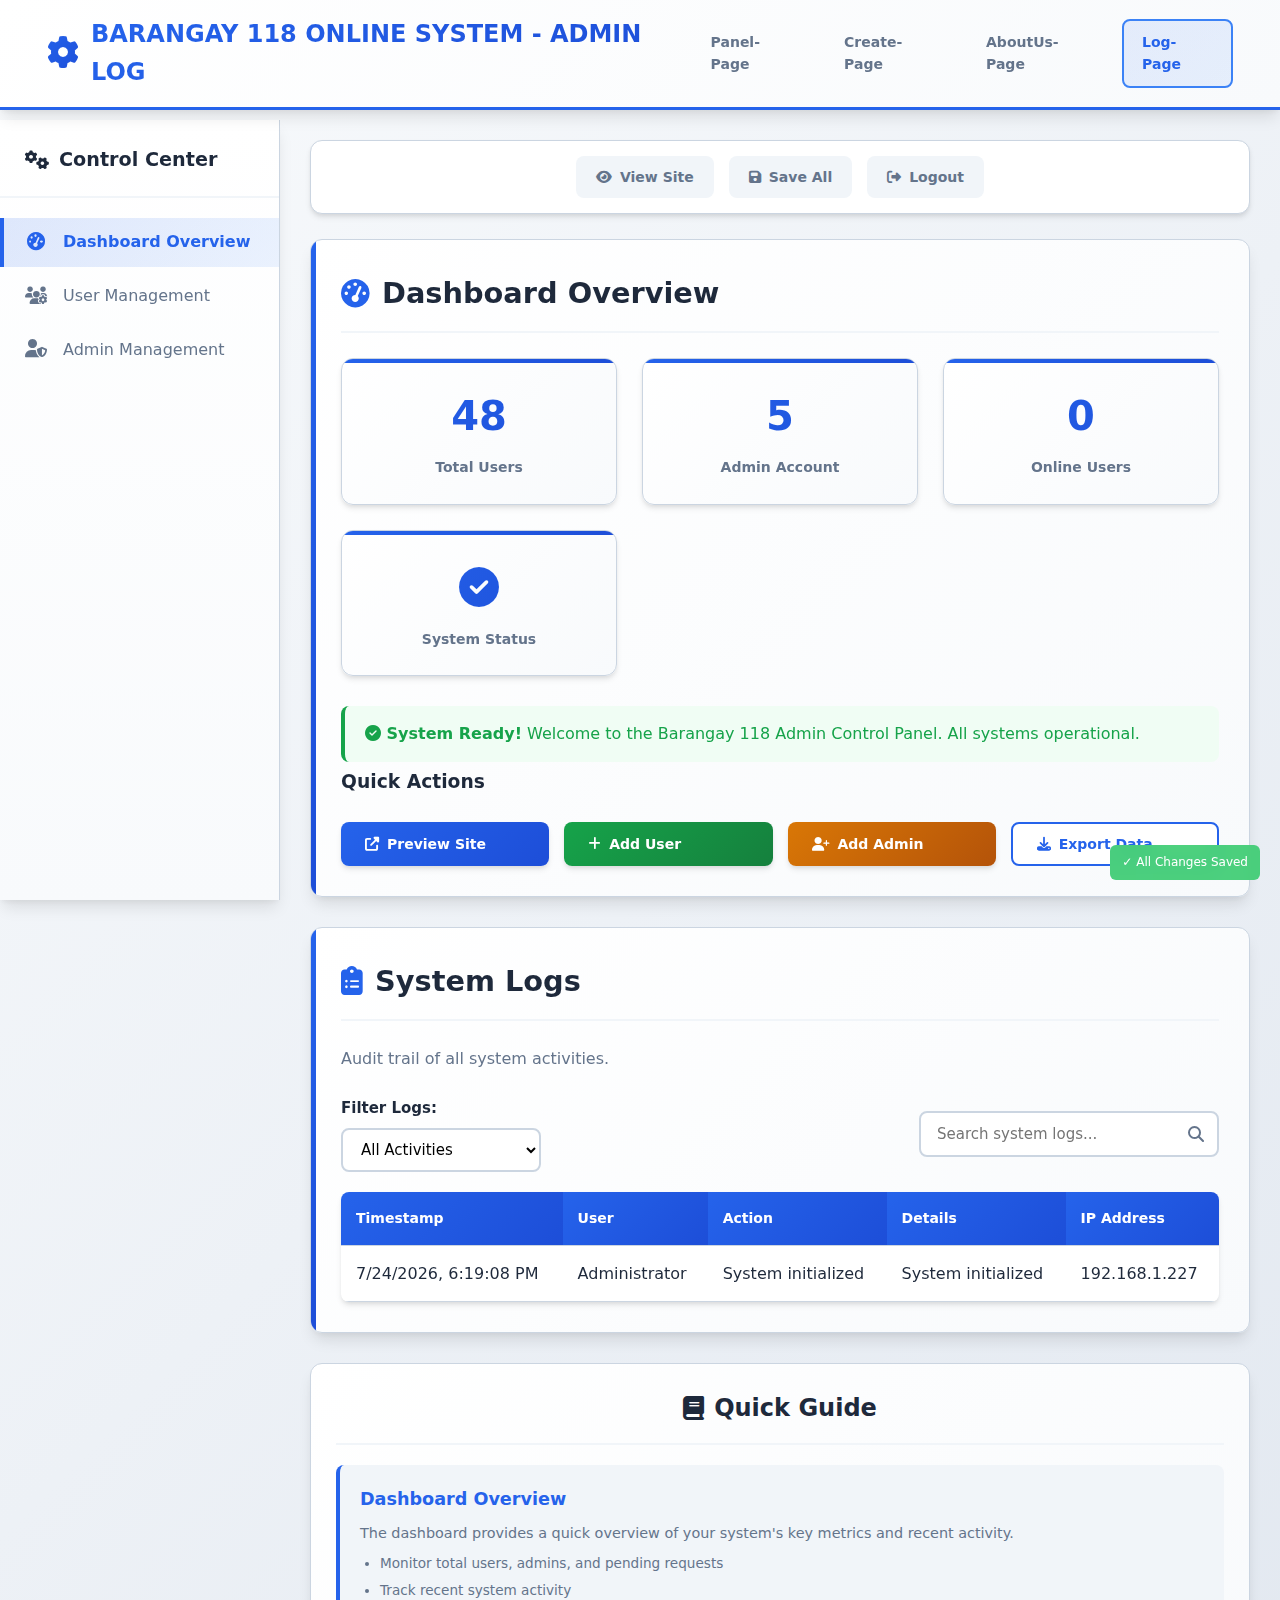
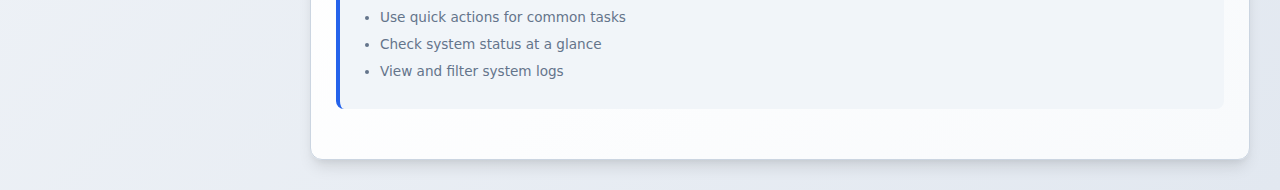
<file: LogAdminControl.html>
<!DOCTYPE html>
<html lang="en">
<head>
    <meta charset="UTF-8">
    <meta name="viewport" content="width=device-width, initial-scale=1.0">
    <title>Admin Control - Barangay 118 Online System</title>
    <link rel="stylesheet" href="https://cdnjs.cloudflare.com/ajax/libs/font-awesome/6.5.0/css/all.min.css"> 
    <link rel="preconnect" href="https://fonts.googleapis.com">
    <link rel="preconnect" href="https://fonts.gstatic.com" crossorigin>
    <style>
        /* Your existing CSS styles remain the same */
        :root {
            --primary: #2563eb;
            --primary-dark: #1d4ed8;
            --primary-light: #3b82f6;
            --light: #ffffff;
            --dark: #1e293b;
            --gray: #64748b;
            --gray-light: #f1f5f9;
            --border: #cbd5e1;
            --error: #dc2626;
            --error-light: #fef2f2;
            --success: #16a34a;
            --success-light: #f0fdf4;
            --warning: #d97706;
            --accent: #f59e0b;
            --accent-light: #fef3c7;
            --shadow: 0 4px 6px -1px rgba(0, 0, 0, 0.1), 0 2px 4px -1px rgba(0, 0, 0, 0.06);
            --shadow-md: 0 6px 8px -1px rgba(0, 0, 0, 0.1), 0 4px 6px -1px rgba(0, 0, 0, 0.06);
            --shadow-lg: 0 10px 15px -3px rgba(0, 0, 0, 0.1), 0 4px 6px -2px rgba(0, 0, 0, 0.05);
            --radius: 8px;
            --radius-lg: 12px;
            --transition: all 0.3s cubic-bezier(0.4, 0, 0.2, 1);
        }
        
        * {
            margin: 0;
            padding: 0;
            box-sizing: border-box;
            font-family: 'Inter', 'Segoe UI', system-ui, -apple-system, sans-serif;
        }
        
        body {
            background: linear-gradient(135deg, #f8fafc 0%, #e2e8f0 100%);
            color: var(--dark);
            line-height: 1.6;
            min-height: 100vh;
        }
        
        .container {
            width: 95%;
            max-width: 1400px;
            margin: 0 auto;
            padding: 0 15px;
        }
        
        /* Header Styles */
        header {
            background: linear-gradient(135deg, var(--light) 0%, #f8fafc 100%);
            box-shadow: var(--shadow-lg);
            padding: 15px 0;
            position: sticky;
            top: 0;
            z-index: 1000;
            border-bottom: 3px solid var(--primary);
        }
        
        .navbar {
            display: flex;
            justify-content: space-between;
            align-items: center;
        }
        
        .logo {
            display: flex;
            align-items: center;
            gap: 12px;
            cursor: pointer;
        }
        
        .logo-icon {
            color: var(--primary);
            font-size: 32px;
            background: linear-gradient(135deg, var(--primary), var(--primary-dark));
            -webkit-background-clip: text;
            -webkit-text-fill-color: transparent;
        }
        
        .logo h1 {
            font-size: 24px;
            background: linear-gradient(135deg, var(--primary), var(--primary-dark));
            -webkit-background-clip: text;
            -webkit-text-fill-color: transparent;
            font-weight: 800;
        }
        
        .nav-links {
            display: flex;
            gap: 8px;
            align-items: center;
        }
        
        .nav-links a {
            text-decoration: none;
            color: var(--gray);
            font-weight: 600;
            font-size: 14px;
            padding: 10px 18px;
            border-radius: var(--radius);
            transition: var(--transition);
            position: relative;
            border: 2px solid transparent;
        }
        
        .nav-links a:hover {
            color: var(--primary);
            background-color: var(--gray-light);
            transform: translateY(-2px);
        }
        
        .nav-links a.active {
            color: var(--primary);
            background: linear-gradient(135deg, rgba(37, 99, 235, 0.1), rgba(59, 130, 246, 0.1));
            border-color: var(--primary-light);
            font-weight: 700;
        }

        /* Two Column Layout */
        .admin-panel {
            display: grid;
            grid-template-columns: 280px 1fr;
            gap: 0;
            min-height: calc(100vh - 120px);
        }
        
        .sidebar {
            background: linear-gradient(180deg, var(--light) 0%, #f8fafc 100%);
            box-shadow: var(--shadow-lg);
            padding: 25px 0;
            border-right: 1px solid var(--border);
            position: sticky;
            top: 120px;
            height: calc(100vh - 120px);
            overflow-y: auto;
        }
        
        .sidebar-header {
            padding: 0 25px 20px;
            border-bottom: 2px solid var(--gray-light);
            margin-bottom: 20px;
        }
        
        .sidebar-title {
            font-size: 1.2rem;
            font-weight: 700;
            color: var(--dark);
            display: flex;
            align-items: center;
            gap: 10px;
        }
        
        .sidebar-menu {
            list-style: none;
        }
        
        .sidebar-menu li {
            margin-bottom: 5px;
        }
        
        .sidebar-menu a {
            display: flex;
            align-items: center;
            gap: 15px;
            padding: 10px 20px;
            text-decoration: none;
            color: var(--gray);
            transition: var(--transition);
            border-left: 4px solid transparent;
            position: relative;
            overflow: hidden;
        }
        
        .sidebar-menu a::before {
            content: '';
            position: absolute;
            top: 0;
            left: -100%;
            width: 100%;
            height: 100%;
            background: linear-gradient(90deg, transparent, rgba(37, 99, 235, 0.1), transparent);
            transition: left 0.6s ease;
        }
        
        .sidebar-menu a:hover::before {
            left: 100%;
        }
        
        .sidebar-menu a:hover {
            background-color: var(--gray-light);
            color: var(--primary);
            transform: translateX(5px);
        }
        
        .sidebar-menu a.active {
            background: linear-gradient(135deg, rgba(37, 99, 235, 0.15), rgba(59, 130, 246, 0.1));
            color: var(--primary);
            border-left-color: var(--primary);
            font-weight: 600;
        }
        
        .sidebar-icon {
            font-size: 18px;
            width: 24px;
            text-align: center;
            transition: transform 0.3s ease;
        }
        
        .sidebar-menu a:hover .sidebar-icon {
            transform: scale(1.2);
        }
        
        .admin-content {
            padding: 30px;
            overflow-y: auto;
            background: transparent;
        }
        
        /* Section Styles */
        .admin-section {
            background: linear-gradient(135deg, var(--light) 0%, #f8fafc 100%);
            border-radius: var(--radius-lg);
            box-shadow: var(--shadow-lg);
            padding: 30px;
            margin-bottom: 30px;
            border: 1px solid var(--border);
            transition: var(--transition);
            position: relative;
            overflow: hidden;
        }
        
        .admin-section::before {
            content: '';
            position: absolute;
            top: 0;
            left: 0;
            width: 5px;
            height: 100%;
            background: linear-gradient(180deg, var(--primary), var(--primary-dark));
        }
        
        .admin-section:hover {
            transform: translateY(-5px);
            box-shadow: var(--shadow-lg);
        }
        
        .section-title {
            font-size: 1.8rem;
            margin-bottom: 25px;
            color: var(--dark);
            padding-bottom: 15px;
            border-bottom: 2px solid var(--gray-light);
            font-weight: 700;
            display: flex;
            align-items: center;
            gap: 12px;
        }
        
        .section-title i {
            color: var(--primary);
        }
        
/* Top Bar Flex Layout */
.top-bar {
    display: flex;
    justify-content: space-between;
    align-items: center;
    margin-bottom: 20px;
    gap: 15px;
}

.top-bar .alert {
    flex: 1;
    padding: 15px 20px;
    border-radius: var(--radius);
    border-left: 4px solid var(--success);
    background-color: var(--success-light);
    color: var(--success);
    animation: slideIn 0.3s ease;
}

.top-bar .search-container {
    flex: 0 0 300px; 
    position: relative;
}

.top-bar .search-box {
    width: 100%;
    padding: 12px 45px 12px 16px;
    border: 2px solid var(--border);
    border-radius: var(--radius);
    font-size: 15px;
    transition: var(--transition);
    background: var(--light);
}

.top-bar .search-box:focus {
    outline: none;
    border-color: var(--primary);
    box-shadow: 0 0 0 3px rgba(37, 99, 235, 0.1);
}

.top-bar .search-icon {
    position: absolute;
    right: 15px;
    top: 50%;
    transform: translateY(-50%);
    color: var(--gray);
}

        .form-group {
            margin-bottom: 15px; 
            position: relative;
        }
        
        .form-label {
            display: block;
            margin-bottom: 8px; 
            font-weight: 600;
            color: var(--dark);
            font-size: 15px;
        }
        
        .form-control {
            width: 100%;
            padding: 10px 14px; 
            border: 2px solid var(--border);
            border-radius: var(--radius);
            font-size: 15px;
            transition: var(--transition);
            background: var(--light);
        }
        
        .form-control:focus {
            outline: none;
            border-color: var(--primary);
            box-shadow: 0 0 0 3px rgba(37, 99, 235, 0.1);
            transform: translateY(-2px);
        }
        
        textarea.form-control {
            min-height: 120px;
            resize: vertical;
            line-height: 1.5;
        }
        
        .form-row {
            display: flex;
            gap: 20px;
        }
        
        .form-row .form-group {
            flex: 1;
        }
        
        .btn {
            padding: 12px 24px;
            border: none;
            border-radius: var(--radius);
            font-size: 14px;
            font-weight: 600;
            cursor: pointer;
            display: inline-flex;
            align-items: center;
            gap: 8px;
            transition: var(--transition);
            text-decoration: none;
            position: relative;
            overflow: hidden;
        }
        
        .btn::before {
            content: '';
            position: absolute;
            top: 0;
            left: -100%;
            width: 100%;
            height: 100%;
            background: linear-gradient(90deg, transparent, rgba(255,255,255,0.2), transparent);
            transition: left 0.5s ease;
        }
        
        .btn:hover::before {
            left: 100%;
        }
        
        .btn-primary {
            background: linear-gradient(135deg, var(--primary), var(--primary-dark));
            color: white;
            box-shadow: var(--shadow);
        }
        
        .btn-primary:hover {
            transform: translateY(-3px);
            box-shadow: var(--shadow-lg);
        }
        
        .btn-secondary {
            background: var(--light);
            color: var(--primary);
            border: 2px solid var(--primary);
        }
        
        .btn-secondary:hover {
            background: var(--primary);
            color: white;
            transform: translateY(-3px);
        }
        
        .btn-success {
            background: linear-gradient(135deg, var(--success), #15803d);
            color: white;
            box-shadow: var(--shadow);
        }
        
        .btn-success:hover {
            transform: translateY(-3px);
            box-shadow: var(--shadow-lg);
        }
        
        .btn-warning {
            background: linear-gradient(135deg, var(--warning), #b45309);
            color: white;
            box-shadow: var(--shadow);
        }
        
        .btn-warning:hover {
            transform: translateY(-3px);
            box-shadow: var(--shadow-lg);
        }
        
        .btn-danger {
            background: linear-gradient(135deg, var(--error), #b91c1c);
            color: white;
            box-shadow: var(--shadow);
        }
        
        .btn-danger:hover {
            transform: translateY(-3px);
            box-shadow: var(--shadow-lg);
        }
        
        .action-buttons {
            display: flex;
            gap: 6px;
            flex-wrap: nowrap;
        }
        
        .btn-sm {
            padding: 8px 12px;
            font-size: 0.8rem;
            white-space: nowrap;
        }
        
        .data-table {
            width: 100%;
            border-collapse: collapse;
            margin-top: 20px;
            background: var(--light);
            border-radius: var(--radius);
            overflow: hidden;
            box-shadow: var(--shadow);
        }
        
        .data-table th,
        .data-table td {
            padding: 15px;
            text-align: left;
            border-bottom: 1px solid var(--border);
        }
        
        .data-table th {
            background: linear-gradient(135deg, var(--primary), var(--primary-dark));
            color: white;
            font-weight: 600;
            font-size: 14px;
        }
        
        .data-table tr:hover {
            background-color: var(--gray-light);
        }
        
        .stats-grid {
            display: grid;
            grid-template-columns: repeat(auto-fit, minmax(220px, 1fr));
            gap: 25px;
            margin-bottom: 30px;
        }
        
        .stat-card {
            background: linear-gradient(135deg, var(--light), #f8fafc);
            border-radius: var(--radius-lg);
            box-shadow: var(--shadow);
            padding: 25px;
            text-align: center;
            transition: var(--transition);
            border: 1px solid var(--border);
            position: relative;
            overflow: hidden;
        }
        
        .stat-card::before {
            content: '';
            position: absolute;
            top: 0;
            left: 0;
            width: 100%;
            height: 4px;
            background: linear-gradient(90deg, var(--primary), var(--primary-dark));
        }
        
        .stat-card:hover {
            transform: translateY(-5px);
            box-shadow: var(--shadow-lg);
        }
        
        .stat-value {
            font-size: 2.5rem;
            font-weight: 800;
            background: linear-gradient(135deg, var(--primary), var(--primary-dark));
            -webkit-background-clip: text;
            -webkit-text-fill-color: transparent;
            margin-bottom: 8px;
        }
       
        .stat-label {
            color: var(--gray);
            font-size: 14px;
            font-weight: 600;
        }
        
        /* Tabs */
        .tabs {
            display: flex;
            border-bottom: 2px solid var(--gray-light);
            margin-bottom: 25px;
            background: var(--light);
            border-radius: var(--radius) var(--radius) 0 0;
            padding: 0 20px;
        }
        
        .tab {
            padding: 15px 25px;
            cursor: pointer;
            border-bottom: 3px solid transparent;
            transition: var(--transition);
            font-weight: 600;
            color: var(--gray);
            position: relative;
        }
        
        .tab:hover {
            color: var(--primary);
        }
        
        .tab.active {
            border-bottom-color: var(--primary);
            color: var(--primary);
            background: linear-gradient(135deg, rgba(37, 99, 235, 0.05), transparent);
        }
        
        .tab-content {
            display: none;
            animation: fadeIn 0.3s ease;
        }
        
        .tab-content.active {
            display: block;
        }
        
        @keyframes fadeIn {
            from { opacity: 0; transform: translateY(10px); }
            to { opacity: 1; transform: translateY(0); }
        }
        
        /* Alert Styles */
        .alert {
            padding: 15px 20px;
            border-radius: var(--radius);
            margin-bottom: 5px;
            border-left: 4px solid;
            animation: slideIn 0.3s ease;
        }
        
        @keyframes slideIn {
            from { transform: translateX(-20px); opacity: 0; }
            to { transform: translateX(0); opacity: 1; }
        }
        
        .alert-success {
            background-color: var(--success-light);
            color: var(--success);
            border-left-color: var(--success);
        }
        
        .alert-error {
            background-color: var(--error-light);
            color: var(--error);
            border-left-color: var(--error);
        }
        
        /* Image Preview */
        .image-preview-container {
            margin-top: 15px;
        }
        
        .image-preview {
            max-width: 300px;
            max-height: 200px;
            border-radius: var(--radius);
            border: 2px solid var(--border);
            display: none;
            margin-top: 10px;
            box-shadow: var(--shadow);
        }

        .image-preview.visible {
            display: block;
            animation: zoomIn 0.3s ease;
        }

        @keyframes zoomIn {
            from { transform: scale(0.8); opacity: 0; }
            to { transform: scale(1); opacity: 1; }
        }

        
        /* Feature Badge - FIXED */
        .feature-badge {
            background: linear-gradient(135deg, var(--accent), var(--warning));
            color: white;
            padding: 4px 12px;
            border-radius: 20px;
            font-size: 0.7rem;
            font-weight: 700;
            text-transform: uppercase;
            display: inline-flex;
            align-items: center;
            gap: 4px;
            white-space: nowrap;
        }

        .feature-badge i {
            font-size: 0.6rem;
        }
        
        /* Quick Actions */
        .quick-actions {
            display: grid;
            grid-template-columns: repeat(auto-fit, minmax(200px, 1fr));
            gap: 15px;
            margin-top: 25px;
        }
        
        /* Manual Save Status */
        .save-status {
            position: fixed;
            bottom: 20px;
            left: 20px;
            background: rgba(0,0,0,0.8);
            color: white;
            padding: 8px 12px;
            border-radius: 6px;
            font-size: 12px;
            z-index: 9999;
            backdrop-filter: blur(10px);
        }
        
        /* Edit Modal Styles */
        .edit-modal {
            display: none;
            position: fixed;
            top: 0;
            left: 0;
            width: 100%;
            height: 100%;
            background: rgba(0,0,0,0.5);
            z-index: 2000;
            align-items: center;
            justify-content: center;
        }
        
        .edit-modal.active {
            display: flex;
        }
        
        .modal-content {
            background: white;
            padding: 30px;
            border-radius: var(--radius-lg);
            box-shadow: var(--shadow-lg);
            width: 90%;
            max-width: 600px;
            max-height: 90vh;
            overflow-y: auto;
        }
        
        .modal-header {
            display: flex;
            justify-content: space-between;
            align-items: center;
            margin-bottom: 20px;
            padding-bottom: 15px;
            border-bottom: 2px solid var(--gray-light);
        }
        
        .modal-title {
            font-size: 1.5rem;
            font-weight: 700;
            color: var(--dark);
        }
        
        .close-modal {
            background: none;
            border: none;
            font-size: 1.5rem;
            cursor: pointer;
            color: var(--gray);
        }

        /* NEW: Top Actions inside tab-content */
        .tab-top-actions {
            display: flex;
            justify-content: center;
            gap: 15px;
            padding: 15px 0;
            margin-bottom: 25px;
            background: var(--light);
            border-radius: var(--radius-lg);
            box-shadow: var(--shadow);
            border: 1px solid var(--border);
        }
        
        .tab-top-actions a {
            text-decoration: none;
            color: var(--gray);
            font-weight: 600;
            font-size: 14px;
            padding: 10px 20px;
            border-radius: var(--radius);
            transition: var(--transition);
            display: flex;
            align-items: center;
            gap: 8px;
            background: var(--gray-light);
        }
        
        .tab-top-actions a:hover {
            color: var(--primary);
            background-color: var(--primary-light);
            color: white;
            transform: translateY(-2px);
        }

        .tab .icon {
            color: var(--gray) !important;
        }

        /* NEW: Quick Guide at bottom center */
        .quick-guide-center {
            background: linear-gradient(135deg, var(--light) 0%, #f8fafc 100%);
            border-radius: var(--radius-lg);
            box-shadow: var(--shadow-lg);
            padding: 25px;
            margin-top: 30px;
            border: 1px solid var(--border);
        }
        
        .quick-guide-header {
            padding-bottom: 15px;
            border-bottom: 2px solid var(--gray-light);
            margin-bottom: 20px;
        }
        
        .quick-guide-title {
            font-size: 1.5rem;
            font-weight: 700;
            color: var(--dark);
            display: flex;
            align-items: center;
            gap: 10px;
            justify-content: center;
        }
        
        .guide-section {
            margin-bottom: 25px;
            padding: 20px;
            background: var(--gray-light);
            border-radius: var(--radius);
            border-left: 4px solid var(--primary);
        }
        
        .guide-section h4 {
            color: var(--primary);
            margin-bottom: 10px;
            font-size: 1.1rem;
        }
        
        .guide-section p {
            font-size: 0.9rem;
            color: var(--gray);
            line-height: 1.5;
            margin-bottom: 10px;
        }
        
        .guide-section ul {
            padding-left: 20px;
            font-size: 0.85rem;
            color: var(--gray);
        }
        
        .guide-section li {
            margin-bottom: 8px;
            line-height: 1.4;
        }
        
        /* Status Indicators */
        .status-online {
            color: #27ae60;
            font-weight: 600;
        }
        
        .status-offline {
            color: #e74c3c;
            font-weight: 600;
        }
        
        .status-indicator {
            display: inline-flex;
            align-items: center;
            gap: 5px;
        }
        
        .status-dot {
            width: 8px;
            height: 8px;
            border-radius: 50%;
            display: inline-block;
        }
        
        .status-dot.online {
            background-color: #27ae60;
        }
        
        .status-dot.offline {
            background-color: #e74c3c;
        }
        
        /* Responsive Design */
        @media (max-width: 1024px) {
            .admin-panel {
                grid-template-columns: 1fr;
            }
            
            .sidebar {
                width: 100%;
                height: auto;
                position: static;
                padding: 15px 0;
            }
            
            .sidebar-menu {
                display: flex;
                overflow-x: auto;
                padding: 0 15px;
            }
            
            .sidebar-menu li {
                margin-bottom: 0;
                flex-shrink: 0;
            }
            
            .sidebar-menu a {
                border-left: none;
                border-bottom: 3px solid transparent;
                padding: 12px 20px;
            }
            
            .sidebar-menu a.active {
                border-left-color: transparent;
                border-bottom-color: var(--primary);
            }
            
            .admin-content {
                padding: 20px;
            }
        }
        
        @media (max-width: 768px) {
            .form-row {
                flex-direction: column;
                gap: 0;
            }
            
            .navbar {
                flex-direction: column;
                gap: 15px;
                text-align: center;
            }
            
            .nav-links {
                gap: 5px;
                flex-wrap: wrap;
                justify-content: center;
            }
            
            .stats-grid {
                grid-template-columns: 1fr;
            }
            
            .tabs {
                flex-direction: column;
            }
            
            .tab {
                padding: 12px 20px;
                border-bottom: none;
                border-left: 3px solid transparent;
            }
            
            .tab.active {
                border-bottom-color: transparent;
                border-left-color: var(--primary);
            }
            
            .action-buttons {
                flex-direction: column;
            }
            
            .btn-sm {
                padding: 6px 10px;
                font-size: 0.75rem;
            }

            .tab-top-actions {
                flex-direction: column;
                gap: 10px;
            }
        }
        
        @media (max-width: 480px) {
            .admin-content {
                padding: 15px;
            }
            
            .admin-section {
                padding: 20px;
            }
            
            .logo h1 {
                font-size: 18px;
            }
            
            .section-title {
                font-size: 1.5rem;
            }

            .quick-guide-center {
                padding: 20px;
            }
        }

        /* Role badges */
        .role-badge {
            padding: 4px 8px;
            border-radius: 15px;
            font-size: 12px;
            font-weight: bold;
        }

        .role-super_admin {
            background: #e74c3c;
            color: white;
        }

        .role-admin {
            background: #3498db;
            color: white;
        }

        .role-user {
            background: #27ae60;
            color: white;
        }

        /* Toast */
.toast {
    position: fixed;
    top: 20px;
    left: 20px;   /* ← moved from right to left */
    padding: 15px 20px;
    background: rgba(0,0,0,0.8);
    color: white;
    border-radius: 6px;
    font-size: 12px;
    padding: 8px 12px;
    backdrop-filter: blur(10px);
    box-shadow: var(--shadow-lg);
    transform: translateX(-100%);
    opacity: 0;
    transition: all 0.3s ease;
    z-index: 1001;
    border-left: 4px solid #3498db;
}

        .toast.success {
            border-left-color: #27ae60;
        }

        .toast.error {
            border-left-color: #e74c3c;
        }

        .toast.show {
            transform: translateX(0);
            opacity: 1;
        }

        /* Manual Save Indicator */
        .save-indicator {
            position: fixed;
            bottom: 20px;
            right: 20px;
            background: rgba(0,0,0,0.8);
            color: white;
            padding: 8px 12px;
            border-radius: 6px;
            font-size: 12px;
            z-index: 9999;
            backdrop-filter: blur(10px);
        }

        /* Notification System Styles */
        .notification-container {
            position: fixed;
            top: 20px;
            right: 20px;
            width: 380px;
            max-width: 90vw;
            z-index: 9999;
            display: flex;
            flex-direction: column;
            gap: 12px;
        }

        .notification {
            background: linear-gradient(135deg, var(--light) 0%, #f8fafc 100%);
            border-radius: var(--radius-lg);
            box-shadow: var(--shadow-lg);
            padding: 18px 20px;
            border-left: 4px solid;
            display: flex;
            align-items: flex-start;
            gap: 15px;
            position: relative;
            overflow: hidden;
            transform: translateX(400px);
            opacity: 0;
            transition: all 0.4s cubic-bezier(0.4, 0, 0.2, 1);
            animation: slideInRight 0.4s forwards;
            border: 1px solid var(--border);
        }

        .notification::before {
            content: '';
            position: absolute;
            top: 0;
            left: 0;
            width: 100%;
            height: 100%;
            background: linear-gradient(135deg, rgba(255,255,255,0.1), transparent);
            opacity: 0;
            transition: opacity 0.3s ease;
        }

        .notification:hover::before {
            opacity: 1;
        }

        .notification.show {
            transform: translateX(0);
            opacity: 1;
        }

        .notification.hide {
            transform: translateX(400px);
            opacity: 0;
        }

        .notification-icon {
            width: 44px;
            height: 44px;
            border-radius: 50%;
            display: flex;
            align-items: center;
            justify-content: center;
            font-size: 18px;
            flex-shrink: 0;
            box-shadow: var(--shadow);
        }

        .notification-content {
            flex: 1;
            min-width: 0;
        }

        .notification-title {
            font-size: 16px;
            font-weight: 700;
            margin-bottom: 6px;
            line-height: 1.3;
            color: var(--dark);
            display: flex;
            align-items: center;
            justify-content: space-between;
        }

        .notification-message {
            font-size: 14px;
            color: var(--gray);
            line-height: 1.4;
            margin-bottom: 8px;
        }

        .notification-time {
            font-size: 12px;
            color: var(--gray);
            opacity: 0.8;
            display: flex;
            align-items: center;
            gap: 5px;
        }

        .notification-close {
            background: none;
            border: none;
            color: var(--gray);
            font-size: 14px;
            cursor: pointer;
            padding: 4px;
            border-radius: 4px;
            transition: var(--transition);
            opacity: 0.7;
            flex-shrink: 0;
            margin-left: 5px;
        }

        .notification-close:hover {
            opacity: 1;
            background: rgba(0,0,0,0.05);
            color: var(--error);
        }

        /* Notification Types */
        .notification-success {
            border-left-color: var(--success);
        }

        .notification-success .notification-icon {
            background: linear-gradient(135deg, var(--success), #15803d);
            color: white;
        }

        .notification-error {
            border-left-color: var(--error);
        }

        .notification-error .notification-icon {
            background: linear-gradient(135deg, var(--error), #b91c1c);
            color: white;
        }

        .notification-warning {
            border-left-color: var(--warning);
        }

        .notification-warning .notification-icon {
            background: linear-gradient(135deg, var(--warning), #b45309);
            color: white;
        }

        .notification-info {
            border-left-color: var(--primary);
        }

        .notification-info .notification-icon {
            background: linear-gradient(135deg, var(--primary), var(--primary-dark));
            color: white;
        }

        /* Progress Bar */
        .notification-progress {
            position: absolute;
            bottom: 0;
            left: 0;
            height: 3px;
            background: currentColor;
            opacity: 0.3;
            width: 100%;
            transform-origin: left;
            animation: progressBar 5s linear forwards;
        }

        /* Notification Actions */
        .notification-actions {
            display: flex;
            gap: 8px;
            margin-top: 10px;
        }

        .notification-btn {
            padding: 6px 12px;
            border: none;
            border-radius: 4px;
            font-size: 12px;
            font-weight: 600;
            cursor: pointer;
            transition: var(--transition);
            text-decoration: none;
            display: inline-flex;
            align-items: center;
            gap: 4px;
        }

        .notification-btn-primary {
            background: var(--primary);
            color: white;
        }

        .notification-btn-primary:hover {
            background: var(--primary-dark);
            transform: translateY(-1px);
        }

        .notification-btn-secondary {
            background: var(--gray-light);
            color: var(--gray);
        }

        .notification-btn-secondary:hover {
            background: var(--border);
            transform: translateY(-1px);
        }

        /* Animations */
        @keyframes slideInRight {
            from {
                transform: translateX(400px);
                opacity: 0;
            }
            to {
                transform: translateX(0);
                opacity: 1;
            }
        }

        @keyframes slideOutRight {
            from {
                transform: translateX(0);
                opacity: 1;
            }
            to {
                transform: translateX(400px);
                opacity: 0;
            }
        }

        @keyframes progressBar {
            from {
                transform: scaleX(1);
            }
            to {
                transform: scaleX(0);
            }
        }

        /* Responsive Design */
        @media (max-width: 768px) {
            .notification-container {
                width: 320px;
                right: 10px;
                top: 10px;
            }
            
            .notification {
                padding: 15px;
                gap: 12px;
            }
            
            .notification-icon {
                width: 38px;
                height: 38px;
                font-size: 16px;
            }
            
            .notification-title {
                font-size: 15px;
            }
            
            .notification-message {
                font-size: 13px;
            }
        }

        @media (max-width: 480px) {
            .notification-container {
                width: calc(100vw - 20px);
                right: 10px;
                left: 10px;
            }
        }
        
        /* Responsive Design */
        @media (max-width: 1024px) {
            .admin-panel {
                grid-template-columns: 1fr;
            }
            
            .sidebar {
                width: 100%;
                height: auto;
                position: static;
                padding: 15px 0;
            }
            
            .sidebar-menu {
                display: flex;
                overflow-x: auto;
                padding: 0 15px;
            }
            
            .sidebar-menu li {
                margin-bottom: 0;
                flex-shrink: 0;
            }
            
            .sidebar-menu a {
                border-left: none;
                border-bottom: 3px solid transparent;
                padding: 12px 20px;
            }
            
            .sidebar-menu a.active {
                border-left-color: transparent;
                border-bottom-color: var(--primary);
            }
            
            .admin-content {
                padding: 20px;
            }
        }
        
        @media (max-width: 768px) {
            .form-row {
                flex-direction: column;
                gap: 0;
            }
            
            .navbar {
                flex-direction: column;
                gap: 15px;
                text-align: center;
            }
            
            .nav-links {
                gap: 5px;
                flex-wrap: wrap;
                justify-content: center;
            }
            
            .stats-grid {
                grid-template-columns: 1fr;
            }
            
            .tabs {
                flex-direction: column;
            }
            
            .tab {
                padding: 12px 20px;
                border-bottom: none;
                border-left: 3px solid transparent;
            }
            
            .tab.active {
                border-bottom-color: transparent;
                border-left-color: var(--primary);
            }
            
            .action-buttons {
                flex-direction: column;
            }
            
            .btn-sm {
                padding: 6px 10px;
                font-size: 0.75rem;
            }

            .tab-top-actions {
                flex-direction: column;
                gap: 10px;
            }
        }
        
        @media (max-width: 480px) {
            .admin-content {
                padding: 15px;
            }
            
            .admin-section {
                padding: 20px;
            }
            
            .logo h1 {
                font-size: 18px;
            }
            
            .section-title {
                font-size: 1.5rem;
            }

            .quick-guide-center {
                padding: 20px;
            }
        }
    </style>
</head>
<body>
    <!-- Header -->
    <header>
        <div class="container">
            <div class="navbar">
                <div class="logo" onclick="window.open('PanelUserView.html', '_blank')">
                    <div class="logo-icon"><i class="fas fa-cog"></i></div>
                    <h1>BARANGAY 118 ONLINE SYSTEM - ADMIN LOG</h1>
                </div>

                <div class="nav-links">
                    <a href="PanelAdminView.html">Panel-Page</a>
                    <a href="CreateAccountAdmin.html">Create-Page</a>
                    <a href="AboutUsAdmin.html">AboutUs-Page</a>
                    <a href="LogAdminControl.html"  class="active">Log-Page</a>
                </div>
            </div>
        </div>
    </header>

    <!-- Admin Panel -->
    <div class="admin-panel">
        <!-- Left Sidebar - Control Center -->
        <div class="sidebar">
            <div class="sidebar-header">
                <h2 class="sidebar-title"><i class="fas fa-cogs"></i> Control Center</h2>
            </div>
            <ul class="sidebar-menu">
                <li><a href="#" data-tab="dashboard" class="active"><span class="sidebar-icon"><i class="fas fa-tachometer-alt"></i></span> Dashboard Overview</a></li>
                <li><a href="#" data-tab="user-management"><span class="sidebar-icon"><i class="fas fa-users-cog"></i></span> User Management</a></li>
                <li><a href="#" data-tab="admin-management"><span class="sidebar-icon"><i class="fas fa-user-shield"></i></span> Admin Management</a></li>
            </ul>
        </div>

        <!-- Center Content -->
        <div class="admin-content">
            <!-- Top Action Buttons -->
            <div class="tab-top-actions">
                <a href="PanelUserView.html" target="_blank"><i class="fas fa-eye"></i> View Site</a>
                <a href="#" id="save-all-btn"><i class="fas fa-save"></i> Save All</a>
                <a href="#" id="logout-btn"><i class="fas fa-sign-out-alt"></i> Logout</a>
            </div>

            <!-- Dashboard Tab -->
            <div id="dashboard" class="tab-content active">
                <div class="admin-section">
                    <h2 class="section-title"><i class="fas fa-tachometer-alt"></i> Dashboard Overview</h2>
                    
                    <div class="stats-grid">
                        <div class="stat-card">
                            <div class="stat-value" id="totalUsers">0</div>
                            <div class="stat-label">Total Users</div>
                        </div>
                        <div class="stat-card">
                            <div class="stat-value" id="activeAdmins">0</div>
                            <div class="stat-label">Admin Account</div>
                        </div>
                        <div class="stat-card">
                            <div class="stat-value" id="onlineUsers">0</div>
                            <div class="stat-label">Online Users</div>
                        </div>
                        <div class="stat-card">
                            <div class="stat-value"><i class="fas fa-check-circle" style="color: #27ae60;"></i></div>
                            <div class="stat-label">System Status</div>
                        </div>
                    </div>
                    
                    <div class="alert alert-success">
                        <strong><i class="fas fa-check-circle"></i> System Ready!</strong> Welcome to the Barangay 118 Admin Control Panel. All systems operational.
                    </div>
                    
                    <h3 style="margin-bottom: 15px; color: var(--dark);">Quick Actions</h3>
                    <div class="quick-actions">
                        <button class="btn btn-primary" id="preview-site-btn">
                            <i class="fas fa-external-link-alt"></i> Preview Site
                        </button>
                        <button class="btn btn-success" id="add-user-quick">
                            <i class="fas fa-plus"></i> Add User
                        </button>
                        <button class="btn btn-warning" id="add-admin-quick">
                            <i class="fas fa-user-plus"></i> Add Admin
                        </button>
                        <button class="btn btn-secondary" id="export-data-btn">
                            <i class="fas fa-download"></i> Export Data
                        </button>
                    </div>
                </div>

                <!-- System Logs Section in Dashboard -->
                <div class="admin-section">
                    <h2 class="section-title"><i class="fas fa-clipboard-list"></i> System Logs</h2>
                    <p style="color: var(--gray); margin-bottom: 25px;">Audit trail of all system activities.</p>
                    
                    <div class="top-bar">
                        <div class="form-group" style="margin-bottom: 0; min-width: 200px;">
                            <label class="form-label">Filter Logs:</label>
                            <select class="form-control" id="logFilter">
                                <option value="all">All Activities</option>
                                <option value="login">Login Attempts</option>
                                <option value="user_created">User Creation</option>
                                <option value="admin_actions">Admin Actions</option>
                                <option value="system">System Events</option>
                            </select>
                        </div>
                        
                        <div class="search-container">
                            <input type="text" class="search-box" id="systemLogsSearch" placeholder="Search system logs...">
                            <i class="fas fa-search search-icon"></i>
                        </div>
                    </div>
                    
                    <table class="data-table">
                        <thead>
                            <tr>
                                <th>Timestamp</th>
                                <th>User</th>
                                <th>Action</th>
                                <th>Details</th>
                                <th>IP Address</th>
                            </tr>
                        </thead>
                        <tbody id="systemLogs">
                            <!-- System logs will be populated here -->
                        </tbody>
                    </table>
                </div>

                <!-- Quick Guide -->
                <div class="quick-guide-center">
                    <div class="quick-guide-header">
                        <h2 class="quick-guide-title"><i class="fas fa-book"></i> Quick Guide</h2>
                    </div>
                    
                    <div id="dashboard-guide" class="guide-section">
                        <h4>Dashboard Overview</h4>
                        <p>The dashboard provides a quick overview of your system's key metrics and recent activity.</p>
                        <ul>
                            <li>Monitor total users, admins, and pending requests</li>
                            <li>Track recent system activity</li>
                            <li>Use quick actions for common tasks</li>
                            <li>Check system status at a glance</li>
                            <li>View and filter system logs</li>
                        </ul>
                    </div>
                </div>
            </div>

            <!-- User Management Tab -->
            <div id="user-management" class="tab-content">
                <div class="admin-section">
                    <h2 class="section-title"><i class="fas fa-users-cog"></i> User Management</h2>
                    <p style="color: var(--gray); margin-bottom: 25px;">Manage all user accounts in the system.</p>
                    
<div class="tabs">
    <div class="tab active" data-user-tab="existing">
        <i class="fas fa-users icon"></i> Existing Users
    </div>

    <div class="tab" data-user-tab="add">
        <i class="fas fa-user-plus icon"></i> Add New User
    </div>
</div>
                    
                    <!-- Existing Users -->
                    <div id="existing-users" class="tab-content active">
                        <div class="top-bar">
                            <div class="alert alert-success">
                                <strong><i class="fas fa-info-circle"></i> Pro Tip:</strong> Click on any user to edit their details.
                            </div>
                            <!-- FIXED: Corrected search bar for User Management -->
                            <div class="search-container">
                                <input type="text" class="search-box" id="userSearch" placeholder="Search users...">
                                <i class="fas fa-search search-icon"></i>
                            </div>
                        </div>
                        
                        <table class="data-table">
                            <thead>
                                <tr>
                                    <th>ID</th>
                                    <th>Name</th>
                                    <th>Email</th>
                                    <th>Role</th>
                                    <th>Status</th>
                                    <th>Registered</th>
                                    <th>Actions</th>
                                </tr>
                            </thead>
                            <tbody id="usersTable">
                                <!-- Users will be populated here -->
                            </tbody>
                        </table>
                    </div>
                    
                    <!-- Add User -->
                    <div id="add-user" class="tab-content">
                        <form id="user-form">
                            <input type="hidden" id="user-edit-id" value="">
                            <div class="form-group">
                                <label class="form-label" for="user-name">Full Name *</label>
                                <input type="text" class="form-control" id="user-name" placeholder="Enter user's full name" required>
                            </div>
                            
                            <div class="form-group">
                                <label class="form-label" for="user-email">Email Address *</label>
                                <input type="email" class="form-control" id="user-email" placeholder="Enter user's email address" required>
                            </div>
                            
                            <div class="form-group">
                                <label class="form-label" for="user-password">Password *</label>
                                <input type="password" class="form-control" id="user-password" placeholder="Enter password" required>
                            </div>
                            
                            <div class="form-group">
                                <label class="form-label" for="user-role">Role *</label>
                                <select class="form-control" id="user-role" required>
                                    <option value="">Select Role</option>
                                    <option value="user">User</option>
                                    <!-- Admin can only create user accounts -->
                                </select>
                            </div>
                            
                            <div class="form-group">
                                <label class="form-label" for="user-status">Status</label>
                                <select class="form-control" id="user-status">
                                    <option value="active">Active</option>
                                    <option value="inactive">Inactive</option>
                                </select>
                            </div>
                            
                            <button type="submit" class="btn btn-success" id="user-submit-btn">
                                <i class="fas fa-plus-circle"></i> Add User
                            </button>
                            <button type="button" class="btn btn-secondary" id="user-cancel-edit" style="display: none;">
                                <i class="fas fa-times"></i> Cancel Edit
                            </button>
                        </form>
                    </div>
                </div>

                <!-- Quick Guide -->
                <div class="quick-guide-center">
                    <div class="quick-guide-header">
                        <h2 class="quick-guide-title"><i class="fas fa-book"></i> Quick Guide</h2>
                    </div>
                    
                    <div id="user-guide" class="guide-section">
                        <h4>User Management</h4>
                        <p>Manage all user accounts in the system.</p>
                        <ul>
                            <li>Add new users with appropriate roles</li>
                            <li>Edit existing user details</li>
                            <li>Deactivate or activate user accounts</li>
                            <li>Assign appropriate access levels</li>
                        </ul>
                    </div>
                </div>
            </div>

            <!-- Admin Management Tab -->
            <div id="admin-management" class="tab-content">
                <div class="admin-section">
                    <h2 class="section-title"><i class="fas fa-user-shield"></i> Admin Management</h2>
                    <p style="color: var(--gray); margin-bottom: 25px;">Manage administrative accounts and permissions.</p>
                    
<div class="tabs">
    <div class="tab active" data-admin-tab="existing">
        <i class="fas fa-user-friends icon"></i> Existing Admins
    </div>

    <div class="tab" data-admin-tab="add">
        <i class="fas fa-user-plus icon"></i> Add New Admin
    </div>
</div>
                    
                    <!-- Existing Admins -->
                    <div id="existing-admins" class="tab-content active">
                        <div class="top-bar">
                            <div class="alert alert-success">
                                <strong><i class="fas fa-info-circle"></i> Pro Tip:</strong> Super Admin accounts cannot be deleted.
                            </div>
                            
                            <!-- FIXED: Corrected search bar for Admin Management -->
                            <div class="search-container">
                                <input type="text" class="search-box" id="adminSearch" placeholder="Search admins...">
                                <i class="fas fa-search search-icon"></i>
                            </div>  
                        </div>
                          
                        <table class="data-table">
                            <thead>
                                <tr>
                                    <th>ID</th>
                                    <th>Name</th>
                                    <th>Email</th>
                                    <th>Role</th>
                                    <th>Status</th>
                                    <th>Last Login</th>
                                    <th>Actions</th>
                                </tr>
                            </thead>
                            <tbody id="adminsTable">
                                <!-- Admins will be populated here -->
                            </tbody>
                        </table>
                    </div>
                    
                    <!-- Add Admin -->
                    <div id="add-admin" class="tab-content">
                        <form id="admin-form">
                            <input type="hidden" id="admin-edit-id" value="">
                            <div class="form-group">
                                <label class="form-label" for="admin-name">Full Name *</label>
                                <input type="text" class="form-control" id="admin-name" placeholder="Enter admin's full name" required>
                            </div>
                            
                            <div class="form-group">
                                <label class="form-label" for="admin-email">Email Address *</label>
                                <input type="email" class="form-control" id="admin-email" placeholder="Enter admin's email address" required>
                            </div>
                            
                            <div class="form-group">
                                <label class="form-label" for="admin-password">Password *</label>
                                <input type="password" class="form-control" id="admin-password" placeholder="Enter password" required minlength="6">
                            </div>
                            
                            <div class="form-group">
                                <label class="form-label" for="admin-role">Role *</label>
                                <select class="form-control" id="admin-role" required>
                                    <option value="">Select Role</option>
                                    <option value="admin">Admin</option>
                                    <option value="super_admin">Super Admin</option>
                                </select>
                            </div>
                            
                            <div class="form-group">
                                <label class="form-label" for="admin-status">Status</label>
                                <select class="form-control" id="admin-status">
                                    <option value="active">Active</option>
                                    <option value="inactive">Inactive</option>
                                </select>
                            </div>
                            
                            <button type="submit" class="btn btn-success" id="admin-submit-btn">
                                <i class="fas fa-user-plus"></i> Add Admin
                            </button>
                            <button type="button" class="btn btn-secondary" id="admin-cancel-edit" style="display: none;">
                                <i class="fas fa-times"></i> Cancel Edit
                            </button>
                        </form>
                    </div>
                </div>

                <!-- Quick Guide -->
                <div class="quick-guide-center">
                    <div class="quick-guide-header">
                        <h2 class="quick-guide-title"><i class="fas fa-book"></i> Quick Guide</h2>
                    </div>
                    
                    <div id="admin-guide" class="guide-section">
                        <h4>Admin Management</h4>
                        <p>Manage administrative accounts and permissions.</p>
                        <ul>
                            <li>Create new admin accounts with appropriate roles</li>
                            <li>Edit existing admin details</li>
                            <li>Monitor admin login activity</li>
                            <li>Super Admin accounts have full system access</li>
                        </ul>
                    </div>
                </div>
            </div>
        </div>
    </div>

    <!-- Toast Notifications -->
    <div id="toast" class="toast"></div>

    <!-- Manual Save Indicator -->
    <div id="save-indicator" class="save-indicator">Manual Save Required</div>

<script>
    document.addEventListener('DOMContentLoaded', function() {
        initializeAdminPanel();
    });

    function initializeAdminPanel() {
        // Define default users data
const defaultUsers = [
    { id: 1, email: "superadmin@barangay118.gov.ph", password: "superadmin123", role: "super_admin", name: "Primary Administrator", status: "active", registered: new Date().toLocaleDateString() },
    { id: 2, email: "superadmin2@barangay118.gov.ph", password: "superadmin123", role: "super_admin", name: "Chief Administrator", status: "active", registered: new Date().toLocaleDateString() },
    { id: 3, email: "admin1@barangay118.gov.ph", password: "admin123", role: "admin", name: "Records Administrator", status: "active", registered: new Date().toLocaleDateString() },
    { id: 4, email: "admin2@barangay118.gov.ph", password: "admin123", role: "admin", name: "Operations Administrator", status: "active", registered: new Date().toLocaleDateString() },
    { id: 5, email: "admin3@barangay118.gov.ph", password: "admin123", role: "admin", name: "Logistics Administrator", status: "active", registered: new Date().toLocaleDateString() },
    { id: 6, email: "almanzor_jhlox@barangay118.gov.ph", password: "user123", role: "user", name: "Jhlox De Guzman ALMANZOR", status: "active", registered: new Date().toLocaleDateString() },
    { id: 7, email: "andaya_zantrix@barangay118.gov.ph", password: "user123", role: "user", name: "Zantrix Geoff Dandoy ANDAYA", status: "active", registered: new Date().toLocaleDateString() },
    { id: 8, email: "aranas_john@barangay118.gov.ph", password: "user123", role: "user", name: "John Aezer Fajardo ARANAS", status: "active", registered: new Date().toLocaleDateString() },
    { id: 9, email: "argallon_ezekiel@barangay118.gov.ph", password: "user123", role: "user", name: "Ezekiel Lazaro ARGALLON", status: "active", registered: new Date().toLocaleDateString() },
    { id: 10, email: "badilla_carl@barangay118.gov.ph", password: "user123", role: "user", name: "Carl John Henry Smith BADILLA", status: "active", registered: new Date().toLocaleDateString() },
    { id: 11, email: "bag-id_alvin@barangay118.gov.ph", password: "user123", role: "user", name: "Alvin Evangelista BAG-ID", status: "active", registered: new Date().toLocaleDateString() },
    { id: 12, email: "blanco_zidane@barangay118.gov.ph", password: "user123", role: "user", name: "Zidane Punzalan BLANCO", status: "active", registered: new Date().toLocaleDateString() },
    { id: 13, email: "burgos_alfred@barangay118.gov.ph", password: "user123", role: "user", name: "Alfred BURGOS", status: "active", registered: new Date().toLocaleDateString() },
    { id: 14, email: "canlas_chester@barangay118.gov.ph", password: "user123", role: "user", name: "Chester Jon Guttierez CANLAS", status: "active", registered: new Date().toLocaleDateString() },
    { id: 15, email: "castro_jomar@barangay118.gov.ph", password: "user123", role: "user", name: "Jomar Santino Novilla CASTRO", status: "active", registered: new Date().toLocaleDateString() },
    { id: 16, email: "catimbang_john@barangay118.gov.ph", password: "user123", role: "user", name: "John Mark Toledo CATIMBANG", status: "active", registered: new Date().toLocaleDateString() },
    { id: 17, email: "cruz_jezrel@barangay118.gov.ph", password: "user123", role: "user", name: "Jezrel Villa CRUZ", status: "active", registered: new Date().toLocaleDateString() },
    { id: 18, email: "espino_rance@barangay118.gov.ph", password: "user123", role: "user", name: "Rance Ego Soliman ESPINO", status: "active", registered: new Date().toLocaleDateString() },
    { id: 19, email: "fernandez_mico@barangay118.gov.ph", password: "user123", role: "user", name: "Mico Palencia FERNANDEZ", status: "active", registered: new Date().toLocaleDateString() },
    { id: 20, email: "flores_calvin@barangay118.gov.ph", password: "user123", role: "user", name: "Calvin Brent Ardonza FLORES", status: "active", registered: new Date().toLocaleDateString() },
    { id: 21, email: "galibo_gemanuel@barangay118.gov.ph", password: "user123", role: "user", name: "Gemanuel Pedoche GALIBO", status: "active", registered: new Date().toLocaleDateString() },
    { id: 22, email: "garcia_john@barangay118.gov.ph", password: "user123", role: "user", name: "John Cedric Rias GARCIA", status: "active", registered: new Date().toLocaleDateString() },
    { id: 23, email: "gatmaitan_renz@barangay118.gov.ph", password: "user123", role: "user", name: "Renz Albert Acab GATMAITAN", status: "active", registered: new Date().toLocaleDateString() },
    { id: 24, email: "honradez_zacchary@barangay118.gov.ph", password: "user123", role: "user", name: "Zacchary Angeles HONRADEZ", status: "active", registered: new Date().toLocaleDateString() },
    { id: 25, email: "judaya_aedrick@barangay118.gov.ph", password: "user123", role: "user", name: "Aedrick John Cabales JUDAYA", status: "active", registered: new Date().toLocaleDateString() },
    { id: 26, email: "lingan_andres@barangay118.gov.ph", password: "user123", role: "user", name: "Andres Lei Aguilar LINGAN", status: "active", registered: new Date().toLocaleDateString() },
    { id: 27, email: "mahilum_shcem@barangay118.gov.ph", password: "user123", role: "user", name: "Shcem Yae Pagador MAHILUM", status: "active", registered: new Date().toLocaleDateString() },
    { id: 28, email: "manalo_carlos@barangay118.gov.ph", password: "user123", role: "user", name: "Carlos Sebastian Lagatuz MANALO", status: "active", registered: new Date().toLocaleDateString() },
    { id: 29, email: "mendina_john@barangay118.gov.ph", password: "user123", role: "user", name: "John Paul Magnaye MENDINA", status: "active", registered: new Date().toLocaleDateString() },
    { id: 30, email: "moldez_john@barangay118.gov.ph", password: "user123", role: "user", name: "John Paul Agotipac MOLDEZ", status: "active", registered: new Date().toLocaleDateString() },
    { id: 31, email: "ortega_danny@barangay118.gov.ph", password: "user123", role: "user", name: "Danny King Mendoza ORTEGA", status: "active", registered: new Date().toLocaleDateString() },
    { id: 32, email: "pangco_miguel@barangay118.gov.ph", password: "user123", role: "user", name: "Miguel Adriel Gallo PANGCO", status: "active", registered: new Date().toLocaleDateString() },
    { id: 33, email: "pontilan_neo@barangay118.gov.ph", password: "user123", role: "user", name: "Neo Angelo Degamon PONTILAN", status: "active", registered: new Date().toLocaleDateString() },
    { id: 34, email: "pozon_david@barangay118.gov.ph", password: "user123", role: "user", name: "David Bryant Peralta POZON", status: "active", registered: new Date().toLocaleDateString() },
    { id: 35, email: "pozon_john@barangay118.gov.ph", password: "user123", role: "user", name: "John Patrick Peralta POZON", status: "active", registered: new Date().toLocaleDateString() },
    { id: 36, email: "quindoza_mark@barangay118.gov.ph", password: "user123", role: "user", name: "Mark Raymond Sia QUINDOZA", status: "active", registered: new Date().toLocaleDateString() },
    { id: 37, email: "saflor_jillian@barangay118.gov.ph", password: "user123", role: "user", name: "Jillian Gidayawan SAFLOR", status: "active", registered: new Date().toLocaleDateString() },
    { id: 38, email: "sandiego_mark@barangay118.gov.ph", password: "user123", role: "user", name: "Mark Ehnzo Tesorio SAN DIEGO", status: "active", registered: new Date().toLocaleDateString() },
    { id: 39, email: "solis_jacob@barangay118.gov.ph", password: "user123", role: "user", name: "Jacob Emmanuel Hetigan SOLIS", status: "active", registered: new Date().toLocaleDateString() },
    { id: 40, email: "sy_aarondave@barangay118.gov.ph", password: "user123", role: "user", name: "Aaron Dave Ariegado SY", status: "active", registered: new Date().toLocaleDateString() },
    { id: 41, email: "vasquez_terrence@barangay118.gov.ph", password: "user123", role: "user", name: "Terrence Keil Guese VASQUEZ", status: "active", registered: new Date().toLocaleDateString() },
    { id: 42, email: "villarosa_kris@barangay118.gov.ph", password: "user123", role: "user", name: "Kris Jarred Maravilla VILLAROSA", status: "active", registered: new Date().toLocaleDateString() },
    { id: 43, email: "carlos_aaliyah@barangay118.gov.ph", password: "user123", role: "user", name: "Aaliyah Alyssa Nicole Macasanas CARLOS", status: "active", registered: new Date().toLocaleDateString() },
    { id: 44, email: "limbo_jewel@barangay118.gov.ph", password: "user123", role: "user", name: "Jewel Hyacinth LIMBO", status: "active", registered: new Date().toLocaleDateString() },
    { id: 45, email: "magampo_celestine@barangay118.gov.ph", password: "user123", role: "user", name: "Celestine Isabelle Salud MAGAMPO", status: "active", registered: new Date().toLocaleDateString() },
    { id: 46, email: "ong_clariza@barangay118.gov.ph", password: "user123", role: "user", name: "Clariza Claire Dela Cruz ONG", status: "active", registered: new Date().toLocaleDateString() },
    { id: 47, email: "orpilla_jemilhyn@barangay118.gov.ph", password: "user123", role: "user", name: "Jemilhyn Frances Ong ORPILLA", status: "active", registered: new Date().toLocaleDateString() },
    { id: 48, email: "ruiz_angel@barangay118.gov.ph", password: "user123", role: "user", name: "Angel Rosales RUIZ", status: "active", registered: new Date().toLocaleDateString() }
];
        // Load data from localStorage or use default data
        let users = JSON.parse(localStorage.getItem('barangayUsers')) || defaultUsers;
        let admins = JSON.parse(localStorage.getItem('barangayAdmins')) || defaultUsers.filter(user => user.role === 'admin' || user.role === 'super_admin');
        let systemLogs = JSON.parse(localStorage.getItem('systemLogs')) || [];
        let userStatus = JSON.parse(localStorage.getItem('userStatus')) || {};

        // Enhanced Admin Panel with Pre-loaded Data and Edit Functionality
        class BarangayAdminPanel {
            constructor() {
                this.currentData = null;
                this.hasUnsavedChanges = false;
                this.activityLog = [];
                this.init();
            }

            init() {
                this.loadData();
                this.setupEventListeners();
                this.setupSearchFunctionality();
                this.updateDashboard();
                this.loadUsersTable();
                this.loadAdminsTable();
                this.loadSystemLogs();
                this.logActivity('System initialized', 'success');
                this.updateSaveIndicator();
                
                // Initialize default data if empty
                this.initializeDefaultData();
            }

            initializeDefaultData() {
                // Create initial system log if empty
                if (systemLogs.length === 0) {
                    const initialLog = {
                        timestamp: new Date().toLocaleString(),
                        user: "System",
                        action: "SYSTEM_STARTED",
                        details: "Admin panel initialized with default data",
                        type: "system",
                        ip: "127.0.0.1"
                    };
                    systemLogs.push(initialLog);
                    // REMOVED: this.hasUnsavedChanges = true;
                    this.saveData(); // Auto-save initial data without triggering unsaved changes
                }
            }

            loadData() {
                console.log('✅ Data loaded from localStorage');
            }

            saveData() {
                localStorage.setItem('barangayUsers', JSON.stringify(users));
                localStorage.setItem('barangayAdmins', JSON.stringify(admins));
                localStorage.setItem('systemLogs', JSON.stringify(systemLogs));
                localStorage.setItem('userStatus', JSON.stringify(userStatus));
                
                this.updateDashboard();
                this.hasUnsavedChanges = false;
                this.updateSaveIndicator();
                this.logActivity('Data saved successfully', 'success');
                this.showAlert('All changes saved successfully!', 'success');
            }

            setupEventListeners() {
                // Sidebar navigation
                document.querySelectorAll('.sidebar-menu a').forEach(link => {
                    link.addEventListener('click', (e) => {
                        e.preventDefault();
                        const tabId = link.getAttribute('data-tab');
                        this.switchTab(tabId);
                        this.updateQuickGuide(tabId);
                    });
                });

                // User tabs
                document.querySelectorAll('[data-user-tab]').forEach(tab => {
                    tab.addEventListener('click', () => {
                        this.switchUserTab(tab.getAttribute('data-user-tab'));
                    });
                });

                // Admin tabs
                document.querySelectorAll('[data-admin-tab]').forEach(tab => {
                    tab.addEventListener('click', () => {
                        this.switchAdminTab(tab.getAttribute('data-admin-tab'));
                    });
                });

                // Form submissions
                this.setupFormListeners();

                // Quick action buttons
                document.getElementById('preview-site-btn').addEventListener('click', () => {
                    window.open('PanelUserView.html', '_blank');
                });

                document.getElementById('add-user-quick').addEventListener('click', () => {
                    this.switchTab('user-management');
                    this.switchUserTab('add');
                    this.updateQuickGuide('user-management');
                });

                document.getElementById('add-admin-quick').addEventListener('click', () => {
                    this.switchTab('admin-management');
                    this.switchAdminTab('add');
                    this.updateQuickGuide('admin-management');
                });

                document.getElementById('export-data-btn').addEventListener('click', () => {
                    this.exportData();
                });

                document.getElementById('save-all-btn').addEventListener('click', (e) => {
                    e.preventDefault();
                    this.saveData();
                });

                // Logout button
                document.getElementById('logout-btn').addEventListener('click', (e) => {
                    e.preventDefault();
                    if (this.hasUnsavedChanges) {
                        if (confirm('You have unsaved changes. Are you sure you want to exit without saving?')) {
                            this.showAlert('Thank you for using the admin panel!', 'success');
                            setTimeout(() => {
                                window.location.href = 'LogIn.html';
                            }, 1500);
                        }
                    } else {
                        if (confirm('Are you sure you want to exit?')) {
                            this.showAlert('Thank you for using the admin panel!', 'success');
                            setTimeout(() => {
                                window.location.href = 'LogIn.html';
                            }, 1500);
                        }
                    }
                });

                // Log filter
                document.getElementById('logFilter').addEventListener('change', () => {
                    this.loadSystemLogs();
                });

                // Auto-save indicator
                setInterval(() => {
                    if (this.hasUnsavedChanges) {
                        this.updateSaveIndicator();
                    }
                }, 5000);
            }

            setupSearchFunctionality() {
                // User search
                document.getElementById('userSearch').addEventListener('input', (e) => {
                    this.filterTable('usersTable', e.target.value.toLowerCase());
                });

                // Admin search
                document.getElementById('adminSearch').addEventListener('input', (e) => {
                    this.filterTable('adminsTable', e.target.value.toLowerCase());
                });

                // System logs search
                document.getElementById('systemLogsSearch').addEventListener('input', (e) => {
                    this.filterTable('systemLogs', e.target.value.toLowerCase());
                });
            }

            filterTable(tableId, searchText) {
                const table = document.getElementById(tableId);
                if (!table) return;
                
                const rows = table.getElementsByTagName('tr');

                for (let i = 0; i < rows.length; i++) {
                    const cells = rows[i].getElementsByTagName('td');
                    let found = false;
                    
                    for (let j = 0; j < cells.length; j++) {
                        const cellText = cells[j].textContent.toLowerCase();
                        if (cellText.includes(searchText)) {
                            found = true;
                            break;
                        }
                    }
                    
                    rows[i].style.display = found ? '' : 'none';
                }
            }

            setupFormListeners() {
                // User Form
                document.getElementById('user-form').addEventListener('submit', (e) => {
                    e.preventDefault();
                    
                    const editId = document.getElementById('user-edit-id').value;
                    const isEditing = editId !== '';
                    
                    const userData = {
                        id: isEditing ? parseInt(editId) : (users.length > 0 ? Math.max(...users.map(u => u.id)) + 1 : 1),
                        name: document.getElementById('user-name').value,
                        email: document.getElementById('user-email').value,
                        password: document.getElementById('user-password').value,
                        role: document.getElementById('user-role').value,
                        status: document.getElementById('user-status').value,
                        registered: isEditing ? users.find(u => u.id === parseInt(editId)).registered : new Date().toLocaleDateString()
                    };

                    if (isEditing) {
                        // Update existing user
                        const index = users.findIndex(u => u.id === parseInt(editId));
                        if (index !== -1) {
                            users[index] = userData;
                            this.logActivity(`User updated: "${userData.name}"`, 'success');
                            this.showAlert('User updated successfully!', 'success');
                        }
                    } else {
                        // Add new user
                        users.push(userData);
                        this.logActivity(`User added: "${userData.name}"`, 'success');
                        this.showAlert('User added successfully!', 'success');
                    }

                    this.hasUnsavedChanges = true;
                    this.updateSaveIndicator();
                    this.loadUsersTable();
                    
                    // Reset form
                    document.getElementById('user-form').reset();
                    document.getElementById('user-edit-id').value = '';
                    document.getElementById('user-submit-btn').innerHTML = '<i class="fas fa-plus-circle"></i> Add User';
                    document.getElementById('user-cancel-edit').style.display = 'none';
                    
                    // Switch to existing users tab if we were editing
                    if (isEditing) {
                        this.switchUserTab('existing');
                    }
                });

                // Admin Form
                document.getElementById('admin-form').addEventListener('submit', (e) => {
                    e.preventDefault();
                    
                    const editId = document.getElementById('admin-edit-id').value;
                    const isEditing = editId !== '';
                    
                    const adminData = {
                        id: isEditing ? parseInt(editId) : (admins.length > 0 ? Math.max(...admins.map(a => a.id)) + 1 : 1),
                        name: document.getElementById('admin-name').value,
                        email: document.getElementById('admin-email').value,
                        password: document.getElementById('admin-password').value,
                        role: document.getElementById('admin-role').value,
                        status: document.getElementById('admin-status').value,
                        lastLogin: isEditing ? admins.find(a => a.id === parseInt(editId)).lastLogin : 'Never',
                        registered: isEditing ? admins.find(a => a.id === parseInt(editId)).registered : new Date().toLocaleDateString()
                    };

                    if (isEditing) {
                        // Update existing admin
                        const index = admins.findIndex(a => a.id === parseInt(editId));
                        if (index !== -1) {
                            admins[index] = adminData;
                            this.logActivity(`Admin updated: "${adminData.name}"`, 'success');
                            this.showAlert('Admin updated successfully!', 'success');
                        }
                    } else {
                        // Add new admin
                        admins.push(adminData);
                        this.logActivity(`Admin added: "${adminData.name}"`, 'success');
                        this.showAlert('Admin added successfully!', 'success');
                    }

                    this.hasUnsavedChanges = true;
                    this.updateSaveIndicator();
                    this.loadAdminsTable();
                    
                    // Reset form
                    document.getElementById('admin-form').reset();
                    document.getElementById('admin-edit-id').value = '';
                    document.getElementById('admin-submit-btn').innerHTML = '<i class="fas fa-user-plus"></i> Add Admin';
                    document.getElementById('admin-cancel-edit').style.display = 'none';
                    
                    if (isEditing) {
                        this.switchAdminTab('existing');
                    }
                });

                // Cancel Edit buttons
                document.getElementById('user-cancel-edit').addEventListener('click', () => {
                    document.getElementById('user-form').reset();
                    document.getElementById('user-edit-id').value = '';
                    document.getElementById('user-submit-btn').innerHTML = '<i class="fas fa-plus-circle"></i> Add User';
                    document.getElementById('user-cancel-edit').style.display = 'none';
                    this.showAlert('Edit cancelled', 'info');
                });

                document.getElementById('admin-cancel-edit').addEventListener('click', () => {
                    document.getElementById('admin-form').reset();
                    document.getElementById('admin-edit-id').value = '';
                    document.getElementById('admin-submit-btn').innerHTML = '<i class="fas fa-user-plus"></i> Add Admin';
                    document.getElementById('admin-cancel-edit').style.display = 'none';
                    this.showAlert('Edit cancelled', 'info');
                });
            }

            switchTab(tabId) {
                // Update sidebar
                document.querySelectorAll('.sidebar-menu a').forEach(item => {
                    item.classList.remove('active');
                });
                document.querySelector(`[data-tab="${tabId}"]`).classList.add('active');

                // Update content
                document.querySelectorAll('.tab-content').forEach(tab => {
                    tab.classList.remove('active');
                });
                document.getElementById(tabId).classList.add('active');
                
                // Refresh data for the active tab
                if (tabId === 'dashboard') {
                    this.updateDashboard();
                } else if (tabId === 'user-management') {
                    this.loadUsersTable();
                } else if (tabId === 'admin-management') {
                    this.loadAdminsTable();
                }
            }

            updateQuickGuide(tabId) {
                // Hide all guide sections
                document.querySelectorAll('.guide-section').forEach(section => {
                    section.style.display = 'none';
                });
                
                // Show the guide for the active tab
                const guideId = `${tabId}-guide`;
                const guideSection = document.getElementById(guideId);
                if (guideSection) {
                    guideSection.style.display = 'block';
                }
            }

            switchUserTab(tab) {
                document.querySelectorAll('[data-user-tab]').forEach(t => t.classList.remove('active'));
                document.querySelector(`[data-user-tab="${tab}"]`).classList.add('active');

                document.querySelectorAll('#user-management .tab-content').forEach(t => t.classList.remove('active'));
                document.getElementById(tab === 'existing' ? 'existing-users' : 'add-user').classList.add('active');
            }

            switchAdminTab(tab) {
                document.querySelectorAll('[data-admin-tab]').forEach(t => t.classList.remove('active'));
                document.querySelector(`[data-admin-tab="${tab}"]`).classList.add('active');

                document.querySelectorAll('#admin-management .tab-content').forEach(t => t.classList.remove('active'));
                document.getElementById(tab === 'existing' ? 'existing-admins' : 'add-admin').classList.add('active');
            }

            updateDashboard() {
                // Count online users
                const currentTime = new Date().getTime();
                const onlineUsersCount = Object.values(userStatus).filter(status => 
                    status.online && (currentTime - new Date(status.lastLogin).getTime() < 300000) // 5 minutes
                ).length;

                document.getElementById('totalUsers').textContent = users.length;
                document.getElementById('activeAdmins').textContent = admins.filter(a => a.status === 'active').length;
                document.getElementById('onlineUsers').textContent = onlineUsersCount;

                // Load system logs in the dashboard
                this.loadSystemLogs();
            }

            updateSaveIndicator() {
                const indicator = document.getElementById('save-indicator');
                if (indicator) {
                    if (this.hasUnsavedChanges) {
                        indicator.textContent = '⚠️ Unsaved Changes';
                        indicator.style.backgroundColor = 'rgba(220, 38, 38, 0.8)';
                        indicator.style.display = 'block';
                    } else {
                        indicator.textContent = '✓ All Changes Saved';
                        indicator.style.backgroundColor = 'rgba(34, 197, 94, 0.8)';
                        setTimeout(() => {
                            indicator.style.display = 'none';
                        }, 3000);
                    }
                }
            }

            loadUsersTable() {
                const usersTable = document.getElementById('usersTable');
                if (!usersTable) return;
                
                usersTable.innerHTML = '';

                if (users.length === 0) {
                    usersTable.innerHTML = `<tr><td colspan="7" style="text-align: center; color: var(--gray); padding: 30px;">No users found. Add your first user!</td></tr>`;
                    return;
                }

                const currentTime = new Date().getTime();

                users.forEach(user => {
                    // Check if user is online (within last 5 minutes)
                    const status = userStatus[user.email];
                    const isOnline = status && status.online && 
                                    (currentTime - new Date(status.lastLogin).getTime() < 300000);
                    
                    const row = document.createElement('tr');
                    row.innerHTML = `
                        <td>${user.id}</td>
                        <td>${user.name}</td>
                        <td>${user.email}</td>
                        <td><span class="role-badge role-${user.role}">${user.role}</span></td>
                        <td>
                            <span class="status-indicator ${isOnline ? 'status-online' : 'status-offline'}">
                                <span class="status-dot ${isOnline ? 'online' : 'offline'}"></span>
                                ${isOnline ? 'Online' : 'Offline'}
                            </span>
                        </td>
                        <td>${user.registered}</td>
                        <td>
                            <div class="action-buttons">
                                <button class="btn btn-primary btn-sm edit-user" data-id="${user.id}">
                                    <i class="fas fa-edit"></i> Edit
                                </button>
                                <button class="btn btn-danger btn-sm delete-user" data-id="${user.id}">
                                    <i class="fas fa-trash"></i> Delete
                                </button>
                            </div>
                        </td>
                    `;
                    usersTable.appendChild(row);
                });

                // Add event listeners
                document.querySelectorAll('.delete-user').forEach(btn => {
                    btn.addEventListener('click', (e) => {
                        const id = parseInt(e.target.closest('button').getAttribute('data-id'));
                        this.deleteUser(id);
                    });
                });

                document.querySelectorAll('.edit-user').forEach(btn => {
                    btn.addEventListener('click', (e) => {
                        const id = parseInt(e.target.closest('button').getAttribute('data-id'));
                        this.editUser(id);
                    });
                });
            }

            loadAdminsTable() {
                const adminsTable = document.getElementById('adminsTable');
                if (!adminsTable) return;
                
                adminsTable.innerHTML = '';

                if (admins.length === 0) {
                    adminsTable.innerHTML = `<tr><td colspan="7" style="text-align: center; color: var(--gray); padding: 30px;">No admins found. Add your first admin!</td></tr>`;
                    return;
                }

                const currentTime = new Date().getTime();

                admins.forEach(admin => {
                    // Check if admin is online
                    const status = userStatus[admin.email];
                    const isOnline = status && status.online && 
                                    (currentTime - new Date(status.lastLogin).getTime() < 300000);
                    
                    const row = document.createElement('tr');
                    row.innerHTML = `
                        <td>${admin.id}</td>
                        <td>${admin.name}</td>
                        <td>${admin.email}</td>
                        <td><span class="role-badge role-${admin.role}">${admin.role}</span></td>
                        <td>
                            <span class="status-indicator ${isOnline ? 'status-online' : 'status-offline'}">
                                <span class="status-dot ${isOnline ? 'online' : 'offline'}"></span>
                                ${isOnline ? 'Online' : 'Offline'}
                            </span>
                        </td>
                        <td>${admin.lastLogin || 'Never'}</td>
                        <td>
                            <div class="action-buttons">
                                <button class="btn btn-primary btn-sm edit-admin" data-id="${admin.id}">
                                    <i class="fas fa-edit"></i> Edit
                                </button>
                                ${admin.role !== 'super_admin' ? `<button class="btn btn-danger btn-sm delete-admin" data-id="${admin.id}">
                                    <i class="fas fa-trash"></i> Delete
                                </button>` : '<button class="btn btn-secondary btn-sm" disabled>Protected</button>'}
                            </div>
                        </td>
                    `;
                    adminsTable.appendChild(row);
                });

                document.querySelectorAll('.delete-admin').forEach(btn => {
                    btn.addEventListener('click', (e) => {
                        const id = parseInt(e.target.closest('button').getAttribute('data-id'));
                        this.deleteAdmin(id);
                    });
                });

                document.querySelectorAll('.edit-admin').forEach(btn => {
                    btn.addEventListener('click', (e) => {
                        const id = parseInt(e.target.closest('button').getAttribute('data-id'));
                        this.editAdmin(id);
                    });
                });
            }

            loadSystemLogs() {
                const logsTable = document.getElementById('systemLogs');
                if (!logsTable) return;
                
                const filter = document.getElementById('logFilter').value;
                
                let filteredLogs = systemLogs;
                if (filter !== 'all') {
                    filteredLogs = systemLogs.filter(log => log.type === filter);
                }
                
                logsTable.innerHTML = filteredLogs.reverse().map(log => `
                    <tr>
                        <td>${log.timestamp}</td>
                        <td>${log.user}</td>
                        <td>${log.action}</td>
                        <td>${log.details}</td>
                        <td>${log.ip}</td>
                    </tr>
                `).join('');
            }

            // Edit Functions
            editUser(id) {
                const user = users.find(u => u.id === id);
                
                if (!user) return;
                
                // Switch to Add User tab and populate form
                this.switchUserTab('add');
                
                // Populate form with existing data
                document.getElementById('user-edit-id').value = user.id;
                document.getElementById('user-name').value = user.name;
                document.getElementById('user-email').value = user.email;
                document.getElementById('user-password').value = user.password;
                document.getElementById('user-role').value = user.role;
                document.getElementById('user-status').value = user.status;
                
                // Update button text
                document.getElementById('user-submit-btn').innerHTML = '<i class="fas fa-save"></i> Update User';
                document.getElementById('user-cancel-edit').style.display = 'inline-block';
                
                this.logActivity(`Editing user: "${user.name}"`, 'info');
            }

            editAdmin(id) {
                const admin = admins.find(a => a.id === id);
                
                if (!admin) return;
                
                // Switch to Add Admin tab and populate form
                this.switchAdminTab('add');
                
                // Populate form with existing data
                document.getElementById('admin-edit-id').value = admin.id;
                document.getElementById('admin-name').value = admin.name;
                document.getElementById('admin-email').value = admin.email;
                document.getElementById('admin-password').value = admin.password;
                document.getElementById('admin-role').value = admin.role;
                document.getElementById('admin-status').value = admin.status;
                
                // Update button text
                document.getElementById('admin-submit-btn').innerHTML = '<i class="fas fa-save"></i> Update Admin';
                document.getElementById('admin-cancel-edit').style.display = 'inline-block';
                
                this.logActivity(`Editing admin: "${admin.name}"`, 'info');
            }

            deleteUser(id) {
                if (confirm('Are you sure you want to delete this user?')) {
                    const deleted = users.find(u => u.id === id);
                    users = users.filter(user => user.id !== id);
                    
                    // Remove from user status
                    if (deleted && deleted.email) {
                        delete userStatus[deleted.email];
                    }
                    
                    this.hasUnsavedChanges = true;
                    this.updateSaveIndicator();
                    this.loadUsersTable();
                    this.logActivity(`User deleted: "${deleted.name}"`, 'error');
                    this.showAlert('User deleted successfully', 'success');
                }
            }

            deleteAdmin(id) {
                if (confirm('Are you sure you want to delete this admin?')) {
                    const deleted = admins.find(a => a.id === id);
                    admins = admins.filter(admin => admin.id !== id);
                    
                    // Remove from user status
                    if (deleted && deleted.email) {
                        delete userStatus[deleted.email];
                    }
                    
                    this.hasUnsavedChanges = true;
                    this.updateSaveIndicator();
                    this.loadAdminsTable();
                    this.logActivity(`Admin deleted: "${deleted.name}"`, 'error');
                    this.showAlert('Admin deleted successfully', 'success');
                }
            }

            exportData() {
                const data = {
                    users: users,
                    admins: admins,
                    systemLogs: systemLogs,
                    userStatus: userStatus
                };
                
                const dataStr = JSON.stringify(data, null, 2);
                const blob = new Blob([dataStr], { type: 'application/json' });
                const url = URL.createObjectURL(blob);
                const link = document.createElement('a');
                link.href = url;
                link.download = `barangay-118-admin-backup-${new Date().toISOString().split('T')[0]}.json`;
                link.click();
                URL.revokeObjectURL(url);
                this.logActivity('Data exported successfully', 'success');
                this.showAlert('Data exported successfully!', 'success');
            }

            showAlert(message, type) {
                const alert = document.createElement('div');
                alert.className = `alert alert-${type}`;
                alert.innerHTML = `<strong><i class="fas fa-${type === 'success' ? 'check' : 'exclamation'}-circle"></i> ${message}</strong>`;
                
                const currentTab = document.querySelector('.tab-content.active');
                if (currentTab) {
                    currentTab.insertBefore(alert, currentTab.firstChild);
                    
                    setTimeout(() => {
                        if (alert.parentNode) {
                            alert.parentNode.removeChild(alert);
                        }
                    }, 5000);
                }
            }

            logActivity(message, type) {
                const currentUser = 'Administrator';
                
                const activity = {
                    timestamp: new Date().toLocaleString(),
                    user: currentUser,
                    action: message,
                    details: message,
                    type: 'admin_actions',
                    ip: '192.168.1.' + Math.floor(Math.random() * 255)
                };
                
                systemLogs.push(activity);
                
                // Update dashboard if it's visible
                if (document.getElementById('dashboard').classList.contains('active')) {
                    this.updateDashboard();
                }
            }

            showToast(message, type = 'info') {
                const toast = document.getElementById('toast');
                if (!toast) return;
                
                toast.textContent = message;
                toast.className = `toast ${type}`;
                
                toast.classList.add('show');
                
                setTimeout(() => {
                    toast.classList.remove('show');
                }, 3000);
            }
        }

        // Initialize the admin panel
        window.adminPanel = new BarangayAdminPanel();
    }
</script>
</body>
</html>
</file>
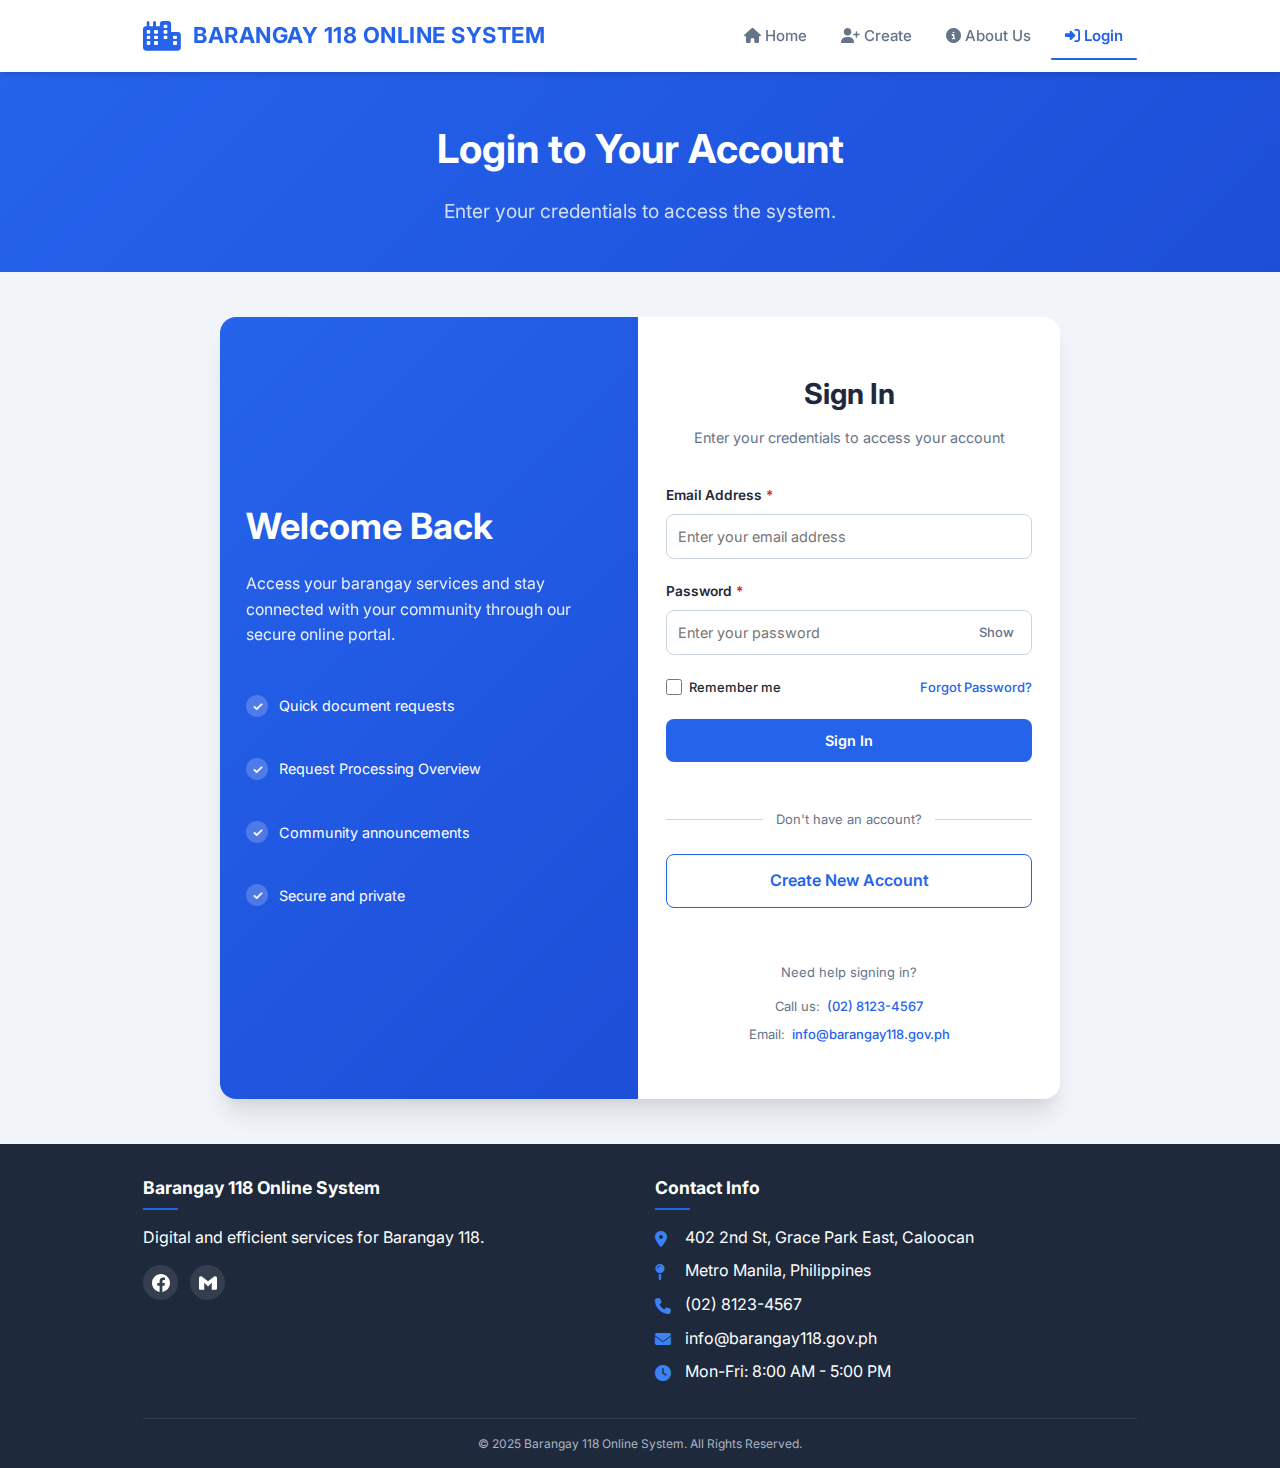
<file: LogIn.html>
<!DOCTYPE html>
<html lang="en">
<head>
    <meta charset="UTF-8">
    <meta name="viewport" content="width=device-width, initial-scale=1.0">
    <title>Login - Barangay 118 Online System</title>
    <link rel="stylesheet" href="https://cdnjs.cloudflare.com/ajax/libs/font-awesome/6.4.0/css/all.min.css">
    <link rel="preconnect" href="https://fonts.googleapis.com">
    <link rel="preconnect" href="https://fonts.gstatic.com" crossorigin>
    <link href="https://fonts.googleapis.com/css2?family=Inter:wght@300;400;500;600;700;800&display=swap" rel="stylesheet">
    <link rel="stylesheet" href="LogIn.css">
</head>
<body>
    <!-- Header -->
    <header>
        <div class="container">
            <div class="navbar">
                <div class="logo" id="home-logo" role="button" tabindex="0" aria-label="Barangay 118 Online System Home">
                    <div class="logo-icon" aria-hidden="true"><i class="fas fa-city"></i></div>
                    <h1 id="system-name">BARANGAY 118 ONLINE SYSTEM</h1>
                </div>

                <div class="nav-links" role="navigation" aria-label="Main navigation">
                    <a href="index.html" aria-label="Home page"><i class="fas fa-home" aria-hidden="true"></i> Home</a>
                    <a href="CreateAnAccount.html" aria-label="Create account page"><i class="fas fa-user-plus" aria-hidden="true"></i> Create</a>
                    <a href="AboutUs.html" aria-label="About us page"><i class="fas fa-info-circle" aria-hidden="true"></i> About Us</a>
                    <a href="LogIn.html" class="active" aria-current="page"><i class="fas fa-sign-in-alt" aria-hidden="true"></i> Login</a>
                </div>
            </div>
        </div>
    </header>

    <!-- Page Hero -->
    <section class="page-hero">
        <div class="container">
            <h1 id="hero-title">Login to Your Account</h1>
            <p id="hero-description">Enter your credentials to access the system.</p> 
        </div>
    </section>

    <!-- Login Section -->
    <section id="login-section">
        <div class="login-container">
            <!-- Left Side - Welcome Message -->
            <div class="login-left">
                <div class="welcome-text">
                    <h1 id="welcome-title">Welcome</h1>
                    <p id="welcome-description">Access your barangay services and stay connected with your community through our secure online portal.</p>
                </div>
                
                <div class="features" id="features-container">
                    <!-- Features will be dynamically loaded here -->
                </div>
            </div>
            
            <!-- Right Side - Login Form -->
            <div class="login-right">
                <div class="login-header">
                    <h2 class="login-title">Sign In</h2>
                    <p class="login-subtitle">Enter your credentials to access your account</p>
                </div>
                
                <form id="loginForm">
                    <div class="form-group">
                        <label for="email" class="required">Email Address</label>
                        <input 
                            type="email" 
                            id="email" 
                            placeholder="Enter your email address"
                            required
                        >
                        <div class="error-message" id="email-error">Please enter a valid email address</div>
                    </div>
                    
                    <div class="form-group">
                        <label for="password" class="required">Password</label>
                        <div class="password-input-container">
                            <input 
                                type="password" 
                                id="password" 
                                placeholder="Enter your password"
                                required
                            >
                            <button type="button" class="password-toggle" id="togglePassword">Show</button>
                        </div>
                        <div class="error-message" id="password-error">Please enter your password</div>
                    </div>
                    
                    <div class="remember-forgot">
                        <div class="remember-me">
                            <input type="checkbox" id="rememberMe">
                            <label for="rememberMe">Remember me</label>
                        </div>
                        <a href="#" class="forgot-password">Forgot Password?</a>
                    </div>
                    
                    <button type="submit" class="btn-login" id="loginBtn">
                        Sign In
                    </button>
                </form>
                
                <div class="divider">
                    <span>Don't have an account?</span>
                </div>
                
                <a href="CreateAnAccount.html" class="btn-register">
                    Create New Account
                </a>
                
                <div class="login-help">
                    <p>Need help signing in?</p>
                    <div class="contact-info">
                        <span>Call us: <a href="tel:+021238567">(02) 8123-4567</a></span>
                        <span>Email: <a href="mailto:info@barangay118.gov.ph">info@barangay118.gov.ph</a></span>
                    </div>
                </div>
            </div>
        </div>
    </section>

    <!-- Footer -->
    <footer>
        <div class="container">
            <div class="footer-content">
                <div class="footer-column">
                    <h3 id="footer-title">Barangay 118 Online System</h3>
                    <p id="footer-description">Digital and efficient services for Barangay 118.</p>
                    <div class="social-icons">
                        <a href="https://www.facebook.com" target="_blank" class="facebook" id="facebook-link">
                            <svg class="social-icon" viewBox="0 0 24 24" fill="currentColor">
                                <path d="M24 12.073c0-6.627-5.373-12-12-12s-12 5.373-12 12c0 5.99 4.388 10.954 10.125 11.854v-8.385H7.078v-3.47h3.047V9.43c0-3.007 1.792-4.669 4.533-4.669 1.312 0 2.686.235 2.686.235v2.953H15.83c-1.491 0-1.956.925-1.956 1.874v2.25h3.328l-.532 3.47h-2.796v8.385C19.612 23.027 24 18.062 24 12.073z"/>
                            </svg>
                        </a>
                        <a href="mailto:barangay118@gmail.com" class="gmail" id="email-link">
                            <svg class="social-icon" viewBox="0 0 24 24" fill="currentColor">
                                <path d="M24 5.457v13.909c0 .904-.732 1.636-1.636 1.636h-5.318V11.73L12 16.64l-5.045-4.91v9.273H1.636A1.636 1.636 0 0 1 0 19.366V5.457c0-2.023 2.309-3.178 3.927-1.964L5.455 4.64 12 9.548l6.545-4.91 1.528-1.145C21.69 2.28 24 3.434 24 5.457z"/>
                            </svg>
                        </a>
                    </div>
                </div>

                <div class="footer-column">
                    <h3>Contact Info</h3>
                    <ul id="footer-contact-info">
                        <li>
                            <i class="fas fa-map-marker-alt" aria-hidden="true"></i>
                            <span>402 2nd St, Grace Park East, Caloocan</span>
                        </li>
                        <li>
                            <i class="fas fa-map-pin" aria-hidden="true"></i>
                            <span>Metro Manila, Philippines</span>
                        </li>
                        <li>
                            <i class="fas fa-phone" aria-hidden="true"></i>
                            <span>(02) 8123-4567</span>
                        </li>
                        <li>
                            <i class="fas fa-envelope" aria-hidden="true"></i>
                            <span>info@barangay118.gov.ph</span>
                        </li>
                        <li>
                            <i class="fas fa-clock" aria-hidden="true"></i>
                            <span>Mon-Fri: 8:00 AM - 5:00 PM</span>
                        </li>
                    </ul>
                </div>
            </div>
            <div class="copyright">
                <p id="copyright-text">&copy; 2025 Barangay 118 Online System. All Rights Reserved.</p>
            </div>
        </div>
    </footer>
    <script src="LogIn.js"></script>
</body>
</html>
</file>
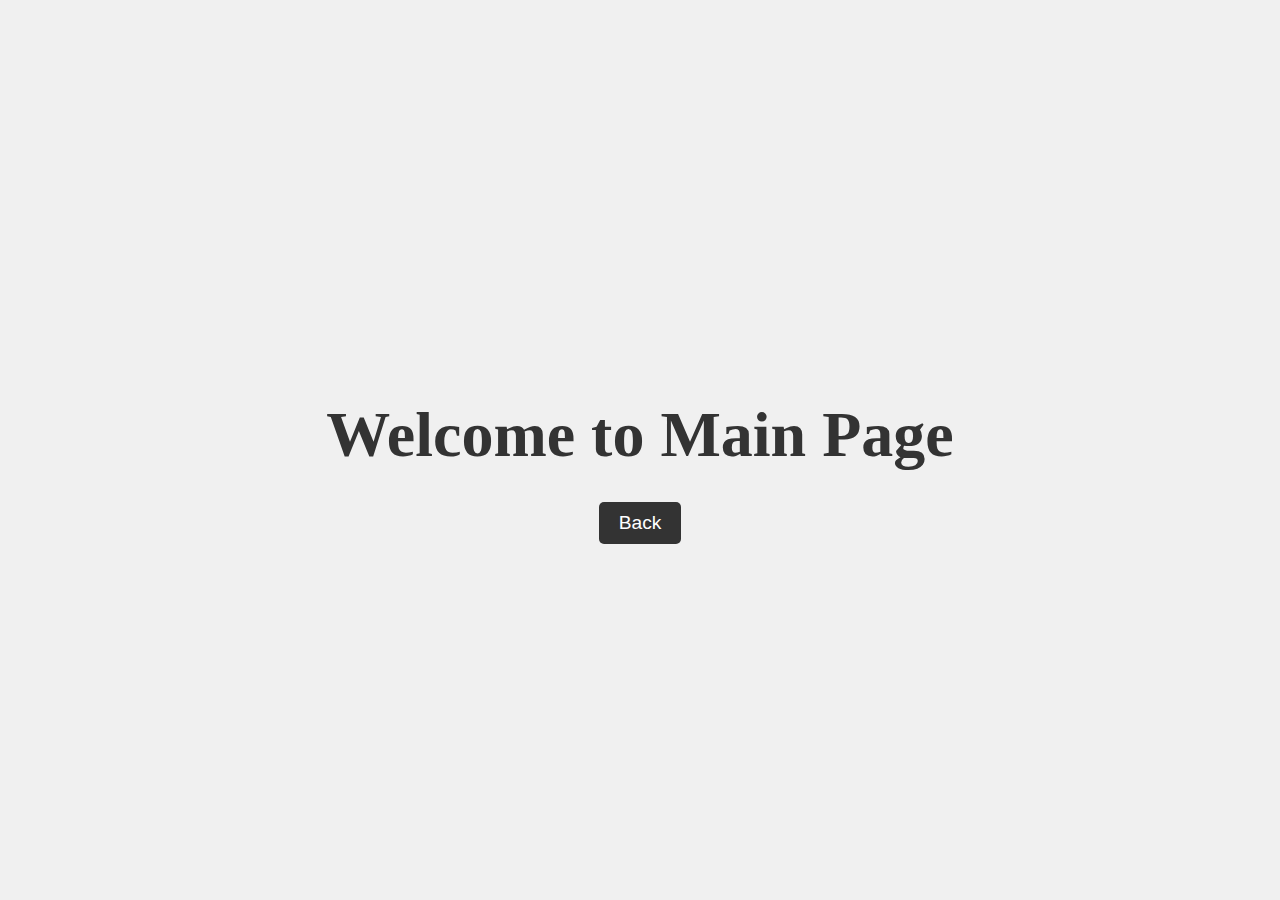
<file: MainPage.html>
<!DOCTYPE html>
<html lang="en">
<head>
    <meta charset="UTF-8">
    <meta name="viewport" content="width=device-width, initial-scale=1.0">
    <title>Document</title>
    <style>
        body {
            display: flex;
            flex-direction: column;
            justify-content: center; 
            align-items: center;  
            height: 100vh;       
            margin: 0;
            background-color: #f0f0f0;
        }

        h1 {
            font-size: 4rem;
            color: #333;
            margin-bottom: 30px;
        }

        button {
            padding: 10px 20px;
            font-size: 1.2rem;
            background-color: #333;
            color: #fff;
            border: none;
            border-radius: 5px;
            cursor: pointer;
        }

        button:hover {
            background-color: #555;
        }
    </style>
</head>
<body>
    <h1>Welcome to Main Page</h1>
    <button onclick="history.back()">Back</button>
</body>
</html>
</file>
<file: CreateAnAccoount.css>
:root {
            --primary: #2563eb;
            --primary-dark: #1d4ed8;
            --primary-light: #3b82f6;
            --light: #ffffff;
            --dark: #1e293b;
            --gray: #64748b;
            --gray-light: #f1f5f9;
            --border: #cbd5e1;
            --error: #dc2626;
            --error-light: #fef2f2;
            --success: #16a34a;
            --success-light: #f0fdf4;
            --warning: #d97706;
            --accent: #f59e0b;
            --accent-light: #fef3c7;
            --shadow: 0 4px 6px -1px rgba(0, 0, 0, 0.1), 0 2px 4px -1px rgba(0, 0, 0, 0.06);
            --shadow-md: 0 6px 8px -1px rgba(0, 0, 0, 0.1), 0 4px 6px -1px rgba(0, 0, 0, 0.06);
            --shadow-lg: 0 10px 15px -3px rgba(0, 0, 0, 0.1), 0 4px 6px -2px rgba(0, 0, 0, 0.05);
            --shadow-xl: 0 20px 25px -5px rgba(0, 0, 0, 0.1), 0 10px 10px -5px rgba(0, 0, 0, 0.04);
            --radius: 8px;
            --radius-lg: 12px;
            --radius-xl: 16px;
            --transition: all 0.3s cubic-bezier(0.4, 0, 0.2, 1);
            --transition-fast: all 0.15s cubic-bezier(0.4, 0, 0.2, 1);
        }

        /* Global Styles */
        * {
            margin: 0;
            padding: 0;
            box-sizing: border-box;
            font-family: 'Inter', 'Segoe UI', system-ui, -apple-system, sans-serif;
        }

        body {
            background-color: var(--light);
            color: var(--dark);
            line-height: 1.6;
            min-height: 100vh;
            display: flex;
            flex-direction: column;
        }

        .container {
            width: 90%;
            max-width: 80%;
            margin: 0 auto;
            padding: 0 15px;
        }

        /* Header & Navigation */
        header {
            background-color: white;
            box-shadow: var(--shadow);
            padding: 12px 0;
            position: sticky;
            top: 0;
            z-index: 1000;
        }

        .navbar {
            display: flex;
            justify-content: space-between;
            align-items: center;
        }

        .logo {
            display: flex;
            align-items: center;
            gap: 12px;
            cursor: pointer;
        }

        .logo-icon {
            color: var(--primary);
            font-size: 30px;
        }

        .logo h1 {
            font-size: 22px;
            color: var(--primary);
            font-weight: 700;
            letter-spacing: 0.5px;
        }

        .nav-links {
            display: flex;
            gap: 6px;
            align-items: center;
        }

        .nav-links a {
            text-decoration: none;
            color: var(--gray);
            font-weight: 500;
            font-size: 15px;
            padding: 8px 14px;
            border-radius: var(--radius);
            transition: 0.3s ease;
            position: relative;
        }

        .nav-links a:hover {
            color: var(--primary);
        }

        .nav-links a.active {
            color: var(--primary);
            font-weight: 600;
        }

        .nav-links a.active::after {
            content: "";
            position: absolute;
            bottom: -4px;
            left: 0;
            width: 100%;
            height: 2px;
            background-color: var(--primary);
            border-radius: 10px;
        }

        /* Enhanced Main Content Layout */
        .main-content {
            display: grid;
            grid-template-columns: 2fr 1fr;
            gap: 40px;
            margin: 50px 0;
            align-items: start;
        }

        /* Enhanced Form Container */
        .form-container {
            background: var(--light);
            border-radius: var(--radius-xl);
            padding: 20px;
            box-shadow: var(--shadow-lg);
            border: 1px solid var(--border);
            position: relative;
            overflow: hidden;

        }

        .form-container::before {
            content: '';
            position: absolute;
            top: 0;
            left: 0;
            right: 0;
            height: 4px;
            background: linear-gradient(90deg, var(--primary) 0%, var(--primary-light) 100%);
        }

        .form-header {
            display: flex;
            justify-content: space-between;
            align-items: center;
            margin-bottom: 25px;
            padding-bottom: 15px;
            border-bottom: 2px solid var(--gray-light);
            position: relative;
        }

        .form-title {
            margin-top: 15px;
            font-size: 1.8rem;
            color: var(--dark);
            font-weight: 800;
            letter-spacing: -0.5px;
        }

        .step-counter {
            background: linear-gradient(135deg, var(--primary) 0%, var(--primary-light) 100%);
            margin-top: 20px;
            color: white;
            padding: 8px 16px;
            border-radius: 25px;
            font-weight: 700;
            font-size: 0.9rem;
            box-shadow: var(--shadow);
            border: 2px solid var(--light);
        }

        /* Enhanced Progress Steps */
        .progress-steps {
            display: flex;
            justify-content: space-between;
            align-items: center;
            margin-bottom: 30px;
            position: relative;
            padding: 0 20px;
        }

        .progress-bar {
            position: absolute;
            top: 10px;
            left: 0;
            height: 6px;
            background: linear-gradient(100deg, var(--primary) 0%, var(--success) 100%);
            transition: var(--transition);
            z-index: 1;
            border-radius: 4px;
        }

        .progress-steps::before {
            content: '';
            position: absolute;
            top: 20px;
            left: 0;
            right: 0;
            height: 4px;
            background: var(--gray-light);
            z-index: 0;
            border-radius: 2px;
        }

        .step {
            display: flex;
            flex-direction: column;
            align-items: center;
            position: relative;
            z-index: 2;
            flex: 1;
        }

        .step-number {
            width: 40px;
            height: 40px;
            border-radius: 50%;
            background: var(--gray-light);
            color: var(--gray);
            display: flex;
            align-items: center;
            justify-content: center;
            font-weight: 700;
            margin-bottom: 10px;
            transition: var(--transition);
            border: 3px solid var(--light);
            box-shadow: var(--shadow);
            font-size: 14px;
            position: relative;
            overflow: hidden;
        }

        .step-number::before {
            content: '';
            position: absolute;
            top: 0;
            left: -100%;
            width: 100%;
            height: 100%;
            background: linear-gradient(90deg, transparent, rgba(255,255,255,0.4), transparent);
            transition: var(--transition);
        }

        .step.active .step-number {
            background: var(--primary);
            color: white;
            transform: scale(1.1);
            box-shadow: 0 4px 12px rgba(37, 99, 235, 0.3);
        }

        .step.active .step-number::before {
            left: 100%;
        }

        .step.completed .step-number {
            background: var(--success);
            color: white;
            box-shadow: 0 4px 12px rgba(22, 163, 74, 0.3);
        }

        .step.completed .step-number::after {
            content: '✓';
            position: absolute;
            top: 50%;
            left: 50%;
            transform: translate(-50%, -50%);
            font-size: 16px;
            font-weight: bold;
        }

        .step-label {
            font-size: 0.8rem;
            color: var(--gray);
            text-align: center;
            font-weight: 600;
            transition: var(--transition);
            white-space: nowrap;
        }

        .step.active .step-label {
            color: var(--primary);
            font-weight: 700;
            transform: translateY(-2px);
        }

        .step.completed .step-label {
            color: var(--success);
        }

        /* Enhanced Form Sections */
        .form-section {
            display: none;
            animation: slideIn 0.5s cubic-bezier(0.4, 0, 0.2, 1);
        }

        .form-section.active {
            display: block;
            margin-bottom: 10px;
        }

        .section-header {
            margin-bottom: 15px;
            padding-bottom: 10px;
            border-bottom: 2px solid var(--gray-light);
        }

        .section-title {
            font-size: 1.3rem;
            color: var(--dark);
            margin-bottom: 8px;
            font-weight: 700;
        }

        .section-description {
            margin-bottom: 10px;
            color: var(--gray);
            font-size: 0.95rem;
        }

        @keyframes slideIn {
            from { 
                opacity: 0; 
                transform: translateY(20px) scale(0.98);
            }
            to { 
                opacity: 1; 
                transform: translateY(0) scale(1);
            }
        }

        @keyframes fadeIn {
            from { 
                opacity: 0; 
                transform: translateY(10px); 
            }
            to { 
                opacity: 1; 
                transform: translateY(0); 
            }
        }

        /* Enhanced Form Elements */
        .form-row {
            display: grid;
            grid-template-columns: 1fr 1fr;
            gap: 15px;
            margin-bottom: 5px;
        }

        .form-group {
            margin-bottom: 8px;
            position: relative;
        }

        .form-group label {
            display: block;
            margin-bottom: 8px;
            font-weight: 600;
            color: var(--dark);
            font-size: 0.9rem;
            transition: var(--transition);
        }

        .form-group label:hover {
            color: var(--primary);
        }

        .required::after {
            content: '*';
            color: var(--error);
            margin-left: 4px;
            font-weight: 700;
        }

        input, select, textarea {
            width: 100%;
            padding: 12px 14px;
            border: 2px solid var(--border);
            border-radius: var(--radius);
            font-size: 14px;
            transition: var(--transition);
            background-color: var(--light);
            font-family: inherit;
        }

        input:focus, select:focus, textarea:focus {
            border-color: var(--primary);
            outline: none;
            box-shadow: 0 0 0 4px rgba(37, 99, 235, 0.1);
            transform: translateY(-1px);
        }

        input:hover, select:hover, textarea:hover {
            border-color: var(--primary-light);
        }

        input.error, select.error, textarea.error {
            border-color: var(--error);
            background-color: var(--error-light);
            box-shadow: 0 0 0 4px rgba(220, 38, 38, 0.1);
        }

        input.success, select.success, textarea.success {
            border-color: var(--success);
            background-color: var(--success-light);
        }

        .note {
            display: block;
            margin-top: 6px;
            color: var(--gray);
            font-size: 0.75rem;
            font-style: italic;
            line-height: 1.4;
        }

        .error-message {
            color: var(--error);
            font-size: 0.75rem;
            margin-top: 5px;
            display: none;
            font-weight: 500;
            padding: 4px 8px;
            background: var(--error-light);
            border-radius: var(--radius);
            border-left: 3px solid var(--error);
        }

        .success-message {
            color: var(--success);
            font-size: 0.75rem;
            margin-top: 5px;
            display: none;
            font-weight: 500;
            padding: 4px 8px;
            background: var(--success-light);
            border-radius: var(--radius);
            border-left: 3px solid var(--success);
        }

        /* Enhanced Checkbox Group */
        .checkbox-group {
            display: grid;
            gap: 10px;
            margin-top: 10px;
            padding: 15px;
            background: var(--gray-light);
            border-radius: var(--radius);
            border: 1px solid var(--border);
        }

        .checkbox-group.four-columns {
            grid-template-columns: repeat(4, 1fr);
        }

        .checkbox-item {
            display: flex;
            align-items: center;
            gap: 8px;
            white-space: nowrap;
            padding: 6px 10px;
            border-radius: var(--radius);
            transition: var(--transition);
            cursor: pointer;
        }

        .checkbox-item:hover {
            background: rgba(37, 99, 235, 0.05);
            transform: translateY(-1px);
        }

        .checkbox-item input {
            width: auto;
            flex-shrink: 0;
            transform: scale(1.1);
        }

        .checkbox-item label {
            margin-bottom: 0;
            font-weight: 500;
            cursor: pointer;
            font-size: 0.85rem;
            color: var(--dark);
        }

        /* Enhanced OTP Container */
        .otp-container {
            display: flex;
            gap: 10px;
            align-items: flex-start;
        }

        .otp-container input {
            flex: 1;
            font-size: 15px;
            letter-spacing: 2px;
            text-align: center;
            font-weight: 600;
        }

        .otp-btn {
            background: linear-gradient(135deg, var(--primary) 0%, var(--primary-light) 100%);
            color: white;
            border: none;
            padding: 12px 18px;
            border-radius: var(--radius);
            font-size: 0.85rem;
            font-weight: 600;
            cursor: pointer;
            transition: var(--transition);
            white-space: nowrap;
            box-shadow: var(--shadow);
            position: relative;
            overflow: hidden;
        }

        .otp-btn::before {
            content: '';
            position: absolute;
            top: 0;
            left: -100%;
            width: 100%;
            height: 100%;
            background: linear-gradient(90deg, transparent, rgba(255,255,255,0.3), transparent);
            transition: var(--transition);
        }

        .otp-btn:hover {
            transform: translateY(-2px);
            box-shadow: var(--shadow-md);
        }

        .otp-btn:hover::before {
            left: 100%;
        }

        .otp-btn:disabled {
            background: var(--gray);
            cursor: not-allowed;
            transform: none;
            box-shadow: none;
        }

        .otp-btn:disabled::before {
            display: none;
        }

        .otp-countdown, .otp-resend {
            margin-top: 8px;
            font-size: 0.8rem;
            color: var(--gray);
            font-weight: 500;
        }

        .otp-countdown {
            color: var(--primary);
            font-weight: 600;
        }

        /* Email and OTP spacing fix */
        .email-otp-group {
            margin-bottom: 15px;
        }

        .otp-verification-group {
            margin-top: 10px;
            margin-bottom: 20px;
        }

        /* Enhanced Password Input */
        .password-input-container {
            position: relative;
        }

        .password-toggle {
            position: absolute;
            right: 10px;
            top: 50%;
            transform: translateY(-50%);
            background: none;
            border: none;
            cursor: pointer;
            color: var(--gray);
            font-size: 0.8rem;
            font-weight: 600;
            padding: 4px 8px;
            border-radius: var(--radius);
            transition: var(--transition);
        }

        .password-toggle:hover {
            color: var(--primary);
            background: rgba(37, 99, 235, 0.05);
        }

        .password-requirements {
            margin-top: 15px;
            padding: 12px;
            background: var(--gray-light);
            border-radius: var(--radius);
            border: 1px solid var(--border);
        }

        .password-requirements .requirements-title {
            margin-bottom: 6px;
            font-weight: 600;
            font-size: 0.85rem;
        }

        .password-requirements ul {
            list-style: none;
            padding-left: 0;
            margin-top: 5px;
        }

        .password-requirements li {
            margin-bottom: 5px;
            display: flex;
            align-items: center;
            gap: 6px;
            padding: 3px 6px;
            border-radius: var(--radius);
            transition: var(--transition);
            font-size: 0.8rem;
        }

        .password-requirements li::before {
            content: '●';
            font-size: 0.65rem;
            transition: var(--transition);
        }

        .password-requirements li.valid {
            color: var(--success);
            background: var(--success-light);
        }

        .password-requirements li.valid::before {
            content: '✓';
            font-weight: bold;
        }

        .password-requirements li.invalid {
            color: var(--gray);
        }

        .password-match {
            color: var(--success);
            font-size: 0.8rem;
            margin-top: 6px;
            display: none;
            font-weight: 600;
            padding: 6px 10px;
            background: var(--success-light);
            border-radius: var(--radius);
            border-left: 3px solid var(--success);
        }

        .password-match.valid {
            display: flex;
            align-items: center;
            gap: 6px;
        }

        .password-match.valid::before {
            content: '✓';
            font-weight: bold;
        }

        /* Step 3 verification tips */
        .verification-tips ul.tips-grid {
            display: grid;
            grid-template-columns: repeat(2, 1fr);
            gap: 8px 15px;
            list-style: disc;
            padding-left: 20px;
            font-size: 0.85rem;
        }

        .verification-tips h4 {
            margin-bottom: 10px;
            font-size: 1rem;
        }

        .verification-tips ul {
            margin-top: 0;
        }

        /* Enhanced File Upload */
        .preview-container {
            margin-bottom: 25px;
            padding: 20px;
            border: 2px dashed var(--border);
            border-radius: var(--radius-lg);
            background: var(--gray-light);
            transition: var(--transition);
            position: relative;
        }

        .preview-container:hover {
            border-color: var(--primary);
            background: rgba(37, 99, 235, 0.05);
        }

        .preview-title {
            font-weight: 700;
            margin-bottom: 12px;
            color: var(--dark);
            font-size: 1rem;
            display: flex;
            align-items: center;
            gap: 8px;
        }

        .preview-placeholder {
            height: 140px;
            display: flex;
            flex-direction: column;
            align-items: center;
            justify-content: center;
            background: var(--light);
            border-radius: var(--radius);
            color: var(--gray);
            font-size: 0.9rem;
            margin-bottom: 12px;
            border: 1px solid var(--border);
            transition: var(--transition);
        }

        .preview-placeholder:hover {
            border-color: var(--primary);
            transform: translateY(-1px);
        }

        .file-upload-container {
            margin-top: 12px;
            text-align: center;
        }

        .file-upload-label {
            display: inline-flex;
            align-items: center;
            gap: 8px;
            background: linear-gradient(135deg, var(--primary) 0%, var(--primary-light) 100%);
            color: white;
            padding: 10px 18px;
            border-radius: var(--radius);
            cursor: pointer;
            transition: var(--transition);
            font-size: 0.9rem;
            font-weight: 600;
            box-shadow: var(--shadow);
            position: relative;
            overflow: hidden;
        }

        .file-upload-label::before {
            content: '';
            position: absolute;
            top: 0;
            left: -100%;
            width: 100%;
            height: 100%;
            background: linear-gradient(90deg, transparent, rgba(255,255,255,0.3), transparent);
            transition: var(--transition);
        }

        .file-upload-label:hover {
            transform: translateY(-2px);
            box-shadow: var(--shadow-md);
        }

        .file-upload-label:hover::before {
            left: 100%;
        }

        .file-upload-input {
            display: none;
        }

        .file-preview-container {
            position: relative;
            margin-top: 12px;
            border-radius: var(--radius);
            overflow: hidden;
            box-shadow: var(--shadow);
            transition: var(--transition);
        }

        .file-preview-container:hover {
            transform: translateY(-2px);
            box-shadow: var(--shadow-md);
        }

        .image-preview {
            max-width: 100%;
            max-height: 180px;
            border-radius: var(--radius);
            display: none;
            transition: var(--transition);
        }

        .delete-file-btn {
            position: absolute;
            top: 6px;
            right: 6px;
            background: var(--error);
            color: white;
            border: none;
            width: 24px;
            height: 24px;
            border-radius: 50%;
            cursor: pointer;
            display: flex;
            align-items: center;
            justify-content: center;
            font-size: 0.8rem;
            font-weight: bold;
            transition: var(--transition);
            box-shadow: var(--shadow);
        }

        .delete-file-btn:hover {
            background: var(--error);
            transform: scale(1.1);
            box-shadow: var(--shadow-md);
        }

        .file-requirements {
            margin-top: 8px;
            font-size: 0.75rem;
            color: var(--gray);
            text-align: center;
            font-style: italic;
        }

        /* Enhanced Face Scan Styles */
        .face-scan-container {
            margin-bottom: 30px;
            padding: 20px;
            background: var(--gray-light);
            border-radius: var(--radius-lg);
            border: 1px solid var(--border);
        }

        .face-scan-progress {
            display: flex;
            align-items: center;
            justify-content: center;
            margin-bottom: 25px;
            position: relative;
        }

        .progress-circle {
            width: 40px;
            height: 40px;
            border-radius: 50%;
            background: var(--gray-light);
            color: var(--gray);
            display: flex;
            align-items: center;
            justify-content: center;
            font-weight: 700;
            position: relative;
            border: 3px solid var(--light);
            box-shadow: var(--shadow);
            transition: var(--transition);
        }

        .progress-circle.active {
            background: var(--primary);
            color: white;
            transform: scale(1.1);
            box-shadow: 0 4px 12px rgba(37, 99, 235, 0.3);
            animation: pulse 2s infinite;
        }

        @keyframes pulse {
            0%, 100% { transform: scale(1.1); }
            50% { transform: scale(1.15); }
        }

        .progress-circle.completed {
            background: var(--success);
            color: white;
            box-shadow: 0 4px 12px rgba(22, 163, 74, 0.3);
        }

        .progress-connector {
            width: 60px;
            height: 4px;
            background: var(--gray-light);
            margin: 0 6px;
            border-radius: 2px;
            transition: var(--transition);
        }

        .progress-connector.completed {
            background: var(--success);
            box-shadow: 0 2px 4px rgba(22, 163, 74, 0.2);
        }

        .face-scan-instructions {
            text-align: center;
            font-size: 1.1rem;
            margin-bottom: 20px;
            font-weight: 600;
            color: var(--dark);
            padding: 12px;
            background: var(--light);
            border-radius: var(--radius);
            box-shadow: var(--shadow);
            border-left: 4px solid var(--primary);
        }

        .webcam-container {
            text-align: center;
            margin-bottom: 25px;
            padding: 15px;
            background: var(--light);
            border-radius: var(--radius-lg);
            box-shadow: var(--shadow);
        }

        .face-capture-circle {
            width: 280px;
            height: 280px;
            border-radius: 50%;
            border: 4px solid var(--primary);
            margin: 0 auto 15px;
            overflow: hidden;
            position: relative;
            background: var(--gray-light);
            box-shadow: 
                inset 0 4px 8px rgba(0,0,0,0.1),
                0 8px 25px rgba(0,0,0,0.15);
        }

        .webcam-video, .webcam-canvas, .captured-image {
            width: 100%;
            height: 100%;
            object-fit: cover;
            border-radius: 50%;
        }

        .captured-image {
            display: none;
        }

        .face-scan-status {
            margin-bottom: 15px;
            font-weight: 600;
            color: var(--dark);
            padding: 10px 15px;
            background: rgba(37, 99, 235, 0.05);
            border-radius: var(--radius);
            display: inline-flex;
            align-items: center;
            gap: 8px;
            border-left: 4px solid var(--primary);
        }

        .face-scan-status.completed {
            background: var(--success-light);
            border-left-color: var(--success);
            color: var(--success);
        }

        .capture-controls {
            display: flex;
            gap: 10px;
            justify-content: center;
            margin-bottom: 25px;
            flex-wrap: wrap;
        }

        .capture-btn {
            background: linear-gradient(135deg, var(--primary) 0%, var(--primary-light) 100%);
            color: white;
            border: none;
            padding: 10px 18px;
            border-radius: var(--radius);
            cursor: pointer;
            font-weight: 600;
            transition: var(--transition);
            display: flex;
            align-items: center;
            gap: 6px;
            box-shadow: var(--shadow);
            position: relative;
            overflow: hidden;
        }

        .capture-btn::before {
            content: '';
            position: absolute;
            top: 0;
            left: -100%;
            width: 100%;
            height: 100%;
            background: linear-gradient(90deg, transparent, rgba(255,255,255,0.3), transparent);
            transition: var(--transition);
        }

        .capture-btn:hover {
            transform: translateY(-2px);
            box-shadow: var(--shadow-md);
        }

        .capture-btn:hover::before {
            left: 100%;
        }

        .capture-btn:disabled {
            background: var(--gray);
            cursor: not-allowed;
            transform: none;
            box-shadow: none;
        }

        .capture-btn:disabled::before {
            display: none;
        }

        .face-capture-steps {
            display: grid;
            grid-template-columns: repeat(auto-fit, minmax(180px, 1fr));
            gap: 15px;
            margin-bottom: 25px;
        }

        .capture-step {
            text-align: center;
            padding: 15px;
            border: 2px solid var(--border);
            border-radius: var(--radius-lg);
            transition: var(--transition);
            background: var(--light);
            position: relative;
            overflow: hidden;
        }

        .capture-step::before {
            content: '';
            position: absolute;
            top: 0;
            left: 0;
            right: 0;
            height: 4px;
            background: var(--border);
            transition: var(--transition);
        }

        .capture-step.active {
            border-color: var(--primary);
            background: rgba(37, 99, 235, 0.05);
            transform: translateY(-2px);
            box-shadow: var(--shadow);
        }

        .capture-step.active::before {
            background: var(--primary);
        }

        .capture-step.completed {
            border-color: var(--success);
            background: var(--success-light);
        }

        .capture-step.completed::before {
            background: var(--success);
        }

        .step-indicator {
            width: 32px;
            height: 32px;
            border-radius: 50%;
            background: var(--gray-light);
            color: var(--gray);
            display: flex;
            align-items: center;
            justify-content: center;
            font-weight: 700;
            margin: 0 auto 10px;
            font-size: 0.85rem;
            border: 2px solid var(--light);
            box-shadow: var(--shadow);
            transition: var(--transition);
        }

        .capture-step.active .step-indicator {
            background: var(--primary);
            color: white;
            transform: scale(1.1);
        }

        .capture-step.completed .step-indicator {
            background: var(--success);
            color: white;
        }

        .step-title {
            font-weight: 700;
            margin-bottom: 10px;
            font-size: 0.9rem;
            color: var(--dark);
        }

        .face-capture-preview-container {
            position: relative;
            width: 90px;
            height: 90px;
            margin: 0 auto 10px;
            border-radius: 50%;
            overflow: hidden;
            background: var(--gray-light);
            border: 3px solid var(--light);
            box-shadow: var(--shadow);
            transition: var(--transition);
        }

        .face-capture-preview {
            width: 100%;
            height: 100%;
            object-fit: cover;
            display: none;
            transition: var(--transition);
        }

        .retake-face-btn {
            position: absolute;
            top: 3px;
            right: 3px;
            background: var(--error);
            color: white;
            border: none;
            width: 20px;
            height: 20px;
            border-radius: 50%;
            cursor: pointer;
            font-size: 0.7rem;
            display: none;
            align-items: center;
            justify-content: center;
            transition: var(--transition);
            box-shadow: var(--shadow);
        }

        .retake-face-btn:hover {
            background: var(--error);
            transform: scale(1.1);
        }

        .step-capture-btn {
            background: linear-gradient(135deg, var(--primary) 0%, var(--primary-light) 100%);
            color: white;
            border: none;
            padding: 8px 12px;
            border-radius: var(--radius);
            cursor: pointer;
            font-size: 0.8rem;
            font-weight: 600;
            transition: var(--transition);
            width: 100%;
            box-shadow: var(--shadow);
        }

        .step-capture-btn.center-capture-btn {
            margin-top: 8px;
        }

        .step-capture-btn:hover {
            transform: translateY(-1px);
            box-shadow: var(--shadow-md);
        }

        .step-capture-btn:disabled {
            background: var(--gray);
            cursor: not-allowed;
            transform: none;
            box-shadow: none;
        }

        .face-scan-tips {
            background: var(--light);
            padding: 20px;
            border-radius: var(--radius-lg);
            margin-bottom: 25px;
            box-shadow: var(--shadow);
            border-left: 4px solid var(--accent);
        }

        .face-scan-tips h4 {
            margin-bottom: 12px;
            color: var(--dark);
            font-size: 1rem;
            display: flex;
            align-items: center;
            gap: 8px;
        }

        .face-scan-tips h4::before {
            content: '';
            font-size: 1.1rem;
        }

        .face-scan-tips ul {
            list-style: none;
            padding-left: 0;
        }

        .face-scan-tips li {
            margin-bottom: 8px;
            padding-left: 20px;
            position: relative;
            line-height: 1.5;
            font-size: 0.85rem;
        }

        .face-scan-tips li::before {
            content: '•';
            color: var(--accent);
            position: absolute;
            left: 8px;
            font-weight: bold;
            font-size: 1.1rem;
        }

        /* Enhanced Success Container */
        .success-container {
            text-align: center;
            padding: 40px 25px;
            background: var(--light);
            border-radius: var(--radius-xl);
            box-shadow: var(--shadow-lg);
            position: relative;
            overflow: hidden;
        }

        .success-container::before {
            content: '';
            position: absolute;
            top: 0;
            left: 0;
            right: 0;
            height: 6px;
            background: linear-gradient(90deg, var(--success) 0%, var(--accent) 50%, var(--primary) 100%);
        }

        .success-checkmark {
            width: 80px;
            height: 80px;
            border-radius: 50%;
            background: linear-gradient(135deg, var(--success) 0%, #22c55e 100%);
            color: white;
            display: flex;
            align-items: center;
            justify-content: center;
            font-size: 2.5rem;
            margin: 0 auto 20px;
            box-shadow: 
                0 8px 25px rgba(22, 163, 74, 0.3),
                inset 0 4px 8px rgba(255,255,255,0.3);
            animation: bounceIn 0.8s cubic-bezier(0.68, -0.55, 0.265, 1.55);
        }

        @keyframes bounceIn {
            0% { 
                transform: scale(0.3);
                opacity: 0;
            }
            50% { 
                transform: scale(1.1);
            }
            70% { 
                transform: scale(0.9);
            }
            100% { 
                transform: scale(1);
                opacity: 1;
            }
        }

        .control-number {
            background: linear-gradient(135deg, var(--primary) 0%, var(--primary-light) 100%);
            color: white;
            padding: 15px 30px;
            border-radius: var(--radius-lg);
            font-size: 1.2rem;
            font-weight: 800;
            margin: 20px auto;
            display: inline-block;
            box-shadow: var(--shadow-lg);
            border: 3px solid var(--light);
            position: relative;
            overflow: hidden;
        }

        .control-number::before {
            content: '';
            position: absolute;
            top: -50%;
            left: -50%;
            width: 200%;
            height: 200%;
            background: linear-gradient(45deg, transparent, rgba(255,255,255,0.1), transparent);
            animation: shine 3s infinite;
        }

        @keyframes shine {
            0% { transform: translateX(-100%) translateY(-100%) rotate(45deg); }
            100% { transform: translateX(100%) translateY(100%) rotate(45deg); }
        }

        .submission-message {
            font-size: 1rem;
            line-height: 1.7;
            color: var(--gray);
            margin-bottom: 25px;
            max-width: 600px;
            margin-left: auto;
            margin-right: auto;
        }

        .next-steps {
            background: var(--gray-light);
            padding: 25px;
            border-radius: var(--radius-lg);
            margin-top: 25px;
            text-align: left;
            border-left: 4px solid var(--primary);
        }

        .next-steps h4 {
            color: var(--primary);
            margin-bottom: 12px;
            font-size: 1.1rem;
            display: flex;
            align-items: center;
            gap: 8px;
        }

        .next-steps h4::before {
            content: '';
            font-size: 1.2rem;
        }

        .next-steps p {
            margin-bottom: 10px;
            line-height: 1.6;
            color: var(--gray);
            font-size: 0.9rem;
        }

        /* Enhanced Form Actions */
        .form-actions {
            display: flex;
            justify-content: space-between;
            margin-top: 20px;
            padding-top: 20px;
            border-top: 1px solid var(--border);
            gap: 12px;
        }

        .form-actions .btn {
            min-width: 130px;
            padding: 12px 24px;
            border-radius: var(--radius);
            font-weight: 600;
            font-size: 0.9rem;
            transition: var(--transition);
            display: flex;
            align-items: center;
            justify-content: center;
            gap: 6px;
            text-decoration: none;
            border: 2px solid transparent;
            position: relative;
            overflow: hidden;
        }

        .form-actions .btn::before {
            content: '';
            position: absolute;
            top: 0;
            left: -100%;
            width: 100%;
            height: 100%;
            background: linear-gradient(90deg, transparent, rgba(255,255,255,0.3), transparent);
            transition: var(--transition);
        }

        .form-actions .btn:hover::before {
            left: 100%;
        }

        .btn-prev {
            background: var(--light);
            color: var(--primary);
            border-color: var(--primary);
        }

        .btn-prev:hover {
            background: rgba(37, 99, 235, 0.05);
            transform: translateY(-2px);
            box-shadow: var(--shadow);
        }

        .btn-next {
            background: linear-gradient(135deg, var(--primary) 0%, var(--primary-light) 100%);
            color: white;
            border-color: var(--primary);
        }

        .btn-next:hover {
            transform: translateY(-2px);
            box-shadow: var(--shadow-md);
        }

        .btn-next:disabled {
            background: var(--gray);
            border-color: var(--gray);
            cursor: not-allowed;
            transform: none;
            box-shadow: none;
        }

        .btn-next:disabled::before {
            display: none;
        }

        .btn-secondary {
            background: var(--light);
            color: var(--primary);
            border-color: var(--primary);
        }

        .btn-secondary:hover {
            background: rgba(37, 99, 235, 0.05);
            transform: translateY(-2px);
            box-shadow: var(--shadow);
        }

        /* Enhanced Info Sidebar */
        .info-sidebar {
            background: var(--light);
            border-radius: var(--radius-xl);
            padding: 25px;
            box-shadow: var(--shadow-lg);
            height: 80vh;
            overflow-y: auto;
            position: sticky;
            top: 120px;
            border: 1px solid var(--border);
        }

        .info-sidebar h3 {
            color: var(--primary);
            margin-bottom: 15px;
            font-size: 1.2rem;
            font-weight: 700;
            display: flex;
            align-items: center;
            gap: 8px;
        }

        .info-sidebar p {
            margin-bottom: 20px;
            color: var(--gray);
            line-height: 1.6;
            font-size: 0.9rem;
        }

        .info-sidebar ul, .info-sidebar ol {
            margin-bottom: 25px;
            padding-left: 20px;
        }

        .info-sidebar li {
            margin-bottom: 8px;
            color: var(--dark);
            line-height: 1.5;
            padding-left: 8px;
            font-size: 0.85rem;
        }

        .info-sidebar strong {
            color: var(--primary);
        }

        .card {
            background: var(--light);
            padding: 20px;
            border-radius: var(--radius-lg);
            margin-bottom: 20px;
            border-left: 5px solid var(--primary);
            box-shadow: var(--shadow);
            transition: var(--transition);
            position: relative;
            overflow: hidden;
        }

        .card::before {
            content: '';
            position: absolute;
            top: 0;
            left: 0;
            right: 0;
            height: 3px;
            background: linear-gradient(90deg, var(--primary) 0%, var(--primary-light) 100%);
        }

        .card:hover {
            transform: translateY(-3px);
            box-shadow: var(--shadow-lg);
        }

        .card h4 {
            color: var(--primary);
            margin-bottom: 12px;
            font-size: 1rem;
            font-weight: 700;
            display: flex;
            align-items: center;
            gap: 6px;
        }

        /* Enhanced Modal */
        .modal {
            display: none;
            position: fixed;
            top: 0;
            left: 0;
            width: 100%;
            height: 100%;
            background: rgba(0, 0, 0, 0.7);
            z-index: 10000;
            align-items: center;
            justify-content: center;
            backdrop-filter: blur(5px);
            animation: fadeIn 0.3s ease-out;
        }

        .modal-content {
            background: var(--light);
            border-radius: var(--radius-xl);
            max-width: 700px;
            width: 90%;
            max-height: 85vh;
            overflow-y: auto;
            box-shadow: var(--shadow-xl);
            border: 1px solid var(--border);
            animation: modalSlideIn 0.4s cubic-bezier(0.4, 0, 0.2, 1);
        }

        @keyframes modalSlideIn {
            from { 
                opacity: 0; 
                transform: scale(0.8) translateY(-20px);
            }
            to { 
                opacity: 1; 
                transform: scale(1) translateY(0);
            }
        }

        .modal-header {
            display: flex;
            justify-content: space-between;
            align-items: center;
            padding: 25px 25px 15px;
            border-bottom: 2px solid var(--gray-light);
            background: var(--light);
            border-radius: var(--radius-xl) var(--radius-xl) 0 0;
        }

        .modal-title {
            font-size: 1.4rem;
            color: var(--dark);
            font-weight: 700;
            letter-spacing: -0.5px;
        }

        .close-modal {
            background: none;
            border: none;
            font-size: 1.6rem;
            cursor: pointer;
            color: var(--gray);
            transition: var(--transition);
            width: 35px;
            height: 35px;
            border-radius: 50%;
            display: flex;
            align-items: center;
            justify-content: center;
        }

        .close-modal:hover {
            color: var(--error);
            background: var(--error-light);
            transform: rotate(90deg);
        }

        .terms-content {
            padding: 20px 25px;
            max-height: 400px;
            overflow-y: auto;
        }

        .terms-content h2 {
            font-size: 1.2rem;
            margin: 20px 0 10px;
            color: var(--dark);
            font-weight: 700;
            border-bottom: 2px solid var(--gray-light);
            padding-bottom: 6px;
        }

        .terms-content p, .terms-content ul {
            margin-bottom: 15px;
            color: var(--gray);
            line-height: 1.7;
            font-size: 0.9rem;
        }

        .terms-content ul {
            padding-left: 20px;
        }

        .terms-content li {
            margin-bottom: 6px;
            position: relative;
        }

        .terms-content li::before {
            content: '•';
            color: var(--primary);
            font-weight: bold;
            position: absolute;
            left: -15px;
        }

        .terms-options {
            display: flex;
            gap: 20px;
            padding: 20px 25px;
            border-top: 1px solid var(--border);
            background: var(--gray-light);
        }

        .terms-option {
            display: flex;
            align-items: center;
            gap: 10px;
            padding: 10px 15px;
            border-radius: var(--radius);
            transition: var(--transition);
            cursor: pointer;
            flex: 1;
        }

        .terms-option:hover {
            background: var(--light);
            transform: translateY(-1px);
            box-shadow: var(--shadow);
        }

        .terms-option input {
            width: auto;
            transform: scale(1.2);
        }

        .terms-option label {
            margin-bottom: 0;
            font-weight: 600;
            cursor: pointer;
            font-size: 0.95rem;
            color: var(--dark);
        }

        .modal-footer {
            display: flex;
            justify-content: flex-end;
            gap: 12px;
            padding: 20px 25px;
            border-top: 1px solid var(--border);
            background: var(--gray-light);
            border-radius: 0 0 var(--radius-xl) var(--radius-xl);
        }

        /* Enhanced Toast Notification */
        .toast {
            position: fixed;
            top: 30px;
            right: 30px;
            padding: 14px 20px;
            border-radius: var(--radius-lg);
            color: white;
            font-weight: 600;
            z-index: 100000;
            max-width: 350px;
            box-shadow: var(--shadow-xl);
            transition: var(--transition);
            transform: translateX(100%);
            opacity: 0;
            font-size: 0.9rem;
            backdrop-filter: blur(10px);
            border: 1px solid rgba(255,255,255,0.2);
            display: flex;
            align-items: center;
            gap: 10px;
        }

        .toast::before {
            font-size: 1.1rem;
        }

        .toast.success {
            background: linear-gradient(135deg, var(--success) 0%, #22c55e 100%);
        }

        .toast.error {
            background: linear-gradient(135deg, var(--error) 0%, #ef4444 100%);
        }

        .toast.info {
            background: linear-gradient(135deg, var(--primary) 0%, var(--primary-light) 100%);
        }

        .toast.info::before {
            content: 'ℹ️';
        }

        /* Enhanced Loading State */
        .loading {
            position: relative;
            color: transparent !important;
            pointer-events: none;
        }

        .loading::after {
            content: '';
            position: absolute;
            top: 50%;
            left: 50%;
            width: 18px;
            height: 18px;
            margin: -9px 0 0 -9px;
            border: 2px solid rgba(255, 255, 255, 0.3);
            border-radius: 50%;
            border-top-color: white;
            animation: spin 1s ease-in-out infinite;
        }

        @keyframes spin {
            to { transform: rotate(360deg); }
        }

        /* Enhanced Footer Styles */
        footer {
            background-color: var(--dark);
            color: white;
            padding: 25px 0 5px;
            margin-top: 10px;
        }

        .footer-content {
            display: grid;
            grid-template-columns: repeat(auto-fit, minmax(200px, 1fr));
            gap: 25px;
            margin-bottom: 20px;
        }

        .footer-column h3 {
            font-size: 1rem;
            margin-bottom: 12px;
            color: white;
            position: relative;
            padding-bottom: 6px;
        }

        .footer-column h3::after {
            content: '';
            position: absolute;
            bottom: 0;
            left: 0;
            width: 30px;
            height: 2px;
            background-color: var(--primary);
        }

        .footer-column ul {
            list-style: none;
        }

        .footer-column ul li {
            margin-bottom: 6px;
            font-size: 0.85rem;
        }

        .footer-column a {
            color: #a0aec0;
            text-decoration: none;
            transition: color 0.3s;
            font-size: 0.85rem;
        }

        .footer-column a:hover {
            color: white;
        }

        .social-icons {
            display: flex;
            gap: 10px;
            margin-top: 12px;
        }

        .social-icons a {
            display: flex;
            align-items: center;
            justify-content: center;
            width: 32px;
            height: 32px;
            background-color: rgba(255, 255, 255, 0.1);
            border-radius: 50%;
            transition: all 0.3s ease;
            text-decoration: none;
        }

        .social-icons a:hover {
            background-color: var(--primary);
            transform: translateY(-2px);
        }

        .social-icon {
            width: 16px;
            height: 16px;
            filter: brightness(0) invert(1);
        }

        .copyright {
            text-align: center;
            padding: 12px 0 8px;
            border-top: 1px solid rgba(255, 255, 255, 0.1);
            color: #aab6c5;
            font-size: 0.7rem;
            margin-top: 12px;
        }

        #copyright-text {
            margin: 0;
            line-height: 1.4;
        }

        /* Buttons */
        .btn {
            padding: 8px 16px;
            border: none;
            border-radius: 6px;
            font-size: 13px;
            font-weight: 600;
            cursor: pointer;
            transition: all 0.3s;
            display: inline-flex;
            align-items: center;
            justify-content: center;
            gap: 6px;
            text-decoration: none;
        }

        .btn-primary {
            background-color: var(--primary);
            color: white;
        }

        .btn-primary:hover {
            background-color: var(--primary-dark);
            transform: translateY(-2px);
            box-shadow: var(--shadow);
        }

        .btn-secondary {
            background-color: white;
            color: var(--primary);
            border: 1px solid var(--primary);
        }

        .btn-secondary:hover {
            background-color: #f0f7ff;
        }

        /* Print Styles */
        @media print {
            .nav-links,
            .info-sidebar,
            .form-actions .btn-prev,
            .footer {
                display: none !important;
            }
            
            .form-container {
                box-shadow: none;
                border: 1px solid #000;
            }
            
            body {
                background: white !important;
                color: black !important;
            }
        }

        /* Focus Visible for Accessibility */
        button:focus-visible,
        input:focus-visible,
        select:focus-visible,
        textarea:focus-visible {
            outline: 3px solid var(--primary);
            outline-offset: 2px;
        }

        /* Custom Scrollbar */
        ::-webkit-scrollbar {
            width: 6px;
        }

        ::-webkit-scrollbar-track {
            background: var(--gray-light);
            border-radius: 3px;
        }

        ::-webkit-scrollbar-thumb {
            background: var(--primary);
            border-radius: 3px;
        }

        ::-webkit-scrollbar-thumb:hover {
            background: var(--primary-dark);
        }

        /* PHONE NUMBER FIELD WITH +63 PREFIX */
        .phone-wrapper {
            display: flex;
            align-items: center;
            gap: 6px;
        }

        .prefix {
            background: var(--gray-light);
            border: 2px solid var(--border);
            padding: 12px 14px;
            border-radius: var(--radius);
            font-size: 14px;
            font-weight: 600;
            color: var(--dark);
            user-select: none;
        }

        .phone-wrapper input {
            flex: 1;
        }

        /* Timeline for Step 5 */
        .timeline {
            position: relative;
            margin-top: 15px;
        }

        .timeline::before {
            content: '';
            position: absolute;
            top: 0;
            bottom: 0;
            left: 12px;
            width: 2px;
            background: var(--primary);
            opacity: 0.3;
        }

        .timeline-item {
            display: flex;
            margin-bottom: 15px;
            position: relative;
        }

        .timeline-marker {
            width: 28px;
            height: 28px;
            border-radius: 50%;
            background: var(--primary);
            display: flex;
            align-items: center;
            justify-content: center;
            color: white;
            font-size: 0.7rem;
            margin-right: 12px;
            flex-shrink: 0;
            position: relative;
            z-index: 2;
        }

        .timeline-content {
            flex: 1;
        }

        .timeline-content strong {
            color: var(--primary);
            display: block;
            margin-bottom: 4px;
            font-size: 0.9rem;
        }

        .timeline-content p {
            font-size: 0.85rem;
        }

        /* Loading Overlay */
        .loading-overlay {
            position: fixed;
            top: 0;
            left: 0;
            width: 100%;
            height: 100%;
            background: rgba(0, 0, 0, 0.7);
            display: flex;
            flex-direction: column;
            align-items: center;
            justify-content: center;
            z-index: 100000;
            color: white;
        }

        .loading-spinner {
            width: 45px;
            height: 45px;
            border: 4px solid rgba(255, 255, 255, 0.3);
            border-radius: 50%;
            border-top-color: white;
            animation: spin 1s ease-in-out infinite;
            margin-bottom: 15px;
        }

        /* Requirements List */
        .requirements-list {
            margin-bottom: 25px;
        }

        .requirement-item {
            display: flex;
            align-items: flex-start;
            margin-bottom: 12px;
            padding: 12px;
            background: var(--gray-light);
            border-radius: var(--radius);
            border-left: 4px solid var(--primary);
        }

        .requirement-item i {
            color: var(--primary);
            margin-right: 10px;
            margin-top: 2px;
            font-size: 1rem;
        }

        .requirement-item p {
            margin: 0;
            line-height: 1.5;
            font-size: 0.85rem;
        }

        /* Contact Info */
        .contact-info {
            margin-top: 12px;
        }

        .contact-info p {
            margin-bottom: 6px;
            display: flex;
            align-items: center;
            gap: 8px;
            font-size: 0.85rem;
        }

        .contact-info i {
            color: var(--primary);
            width: 16px;
        }

        /* Security Notice */
        .security-notice {
            background: var(--success-light);
            border-left: 4px solid var(--success);
            padding: 15px;
            border-radius: var(--radius);
            margin-top: 20px;
        }

        .security-notice h4 {
            color: var(--success);
            margin-bottom: 8px;
            display: flex;
            align-items: center;
            gap: 8px;
            font-size: 0.95rem;
        }

        .security-notice p {
            margin: 0;
            color: var(--dark);
            line-height: 1.6;
            font-size: 0.85rem;
        }

        /* Contact Details */
        .contact-details p {
            display: flex;
            align-items: center;
            gap: 8px;
            margin-bottom: 6px;
            font-size: 0.85rem;
        }

        .contact-details i {
            color: var(--primary);
            width: 16px;
        }

        /* Privacy Notice */
        .privacy-notice {
            background: var(--gray-light);
            padding: 15px;
            border-radius: var(--radius);
            margin-top: 20px;
            border-left: 4px solid var(--primary);
        }

        .privacy-notice h4 {
            color: var(--primary);
            margin-bottom: 8px;
            display: flex;
            align-items: center;
            gap: 8px;
            font-size: 0.95rem;
        }

        .privacy-notice p {
            margin: 0;
            line-height: 1.6;
            font-size: 0.85rem;
        }

        /* Control Number Container */
        .control-number-container {
            margin: 25px 0;
            padding: 20px;
            background: var(--gray-light);
            border-radius: var(--radius-lg);
            text-align: center;
            border: 2px dashed var(--primary);
        }

        .control-label {
            font-size: 1rem;
            margin-bottom: 12px;
            color: var(--dark);
            font-weight: 600;
        }

        /* File Upload Container */
        .file-upload-container {
            margin-top: 12px;
        }

        .file-upload-label {
            display: inline-block;
            background: linear-gradient(135deg, var(--primary) 0%, var(--primary-light) 100%);
            color: white;
            padding: 10px 16px;
            border-radius: var(--radius);
            cursor: pointer;
            transition: var(--transition);
            font-weight: 600;
            text-align: center;
        }

        .file-upload-label:hover {
            transform: translateY(-2px);
            box-shadow: var(--shadow);
        }

        /* Additional styling for Step 3 ID uploads */
        #idFrontPreviewContainer, #idBackPreviewContainer {
            margin-top: 12px;
        }

        /* Styling for the datalist */
        datalist {
            position: absolute;
            background-color: white;
            border: 1px solid var(--border);
            border-radius: var(--radius);
            padding: 4px 0;
            box-shadow: var(--shadow);
            max-height: 180px;
            overflow-y: auto;
        }

        datalist option {
            padding: 6px 10px;
            cursor: pointer;
        }

        datalist option:hover {
            background-color: var(--gray-light);
        }

        /* Additional styling for the step status */
        .step-status {
            font-size: 0.65rem;
            color: var(--gray);
            margin-top: 4px;
            font-weight: 500;
        }

        .step.active .step-status {
            color: var(--primary);
            font-weight: 600;
        }

        .step.completed .step-status {
            color: var(--success);
        }

        /* Fix for the password match message */
        #password-match-message {
            margin-top: 6px;
        }

        /* Fix for the checkbox group alignment */
        .checkbox-group {
            align-items: center;
        }

        /* Fix for the face capture previews */
        .face-capture-preview-container {
            min-height: 90px;
        }

        /* Middle Name field success state */
        #middleName.success {
            border-color: var(--success);
            background-color: var(--success-light);
        }

        /* Center capture buttons for face verification */
        .center-capture-btn {
            display: block;
            margin: 8px auto 0;
            width: 140px;
        }

        /* Page Hero */
        .page-hero {
            background: linear-gradient(135deg, var(--primary) 0%, var(--primary-dark) 100%);
            color: white;
            padding: 45px 0;
            text-align: center;
        }

        .page-hero h1 {
            font-size: 2.5rem;
            margin-bottom: 10px;
            font-weight: 700;
        }

        .page-hero p {
            font-size: 1.2rem;
            max-width: 700px;
            margin: 0 auto;
            opacity: 0.8;
        }

        /* Mobile Responsive Styles */
        @media (max-width: 1200px) {
            .container {
                max-width: 95%;
            }
            
            .main-content {
                flex-direction: column;
            }
            
            .info-sidebar {
                order: -1;
            }
        }

        @media (max-width: 768px) {
            .container {
                width: 95%;
                max-width: 100%;
                padding: 0 12px;
            }

            .navbar {
                flex-direction: column;
                gap: 10px;
                text-align: center;
                padding: 10px 0;
            }

            .logo {
                gap: 8px;
            }

            .logo h1 {
                font-size: 18px;
                text-align: center;
                line-height: 1.3;
            }

            .logo-icon {
                font-size: 24px;
            }

            .nav-links {
                display: grid;
                grid-template-columns: repeat(4, 1fr);
                gap: 2px;
                width: 100%;
                background: var(--gray-light);
                padding: 4px;
                border-radius: var(--radius);
                margin-top: 10px;
            }

            .nav-links a {
                padding: 10px 4px;
                font-size: 11px;
                text-align: center;
                background: white;
                margin: 0;
                border-radius: 6px;
                display: flex;
                flex-direction: column;
                align-items: center;
                justify-content: center;
                min-height: 55px;
                box-shadow: 0 1px 3px rgba(0,0,0,0.1);
                transition: var(--transition-fast);
                border: 1px solid transparent;
            }

            .nav-links a:hover {
                transform: translateY(-2px);
                box-shadow: 0 4px 8px rgba(0,0,0,0.15);
                border-color: var(--primary-light);
            }

            .nav-links a i {
                font-size: 14px;
                margin-bottom: 4px;
                color: var(--primary);
            }

            .nav-links a.active {
                background: var(--primary);
                color: white;
                box-shadow: 0 4px 12px rgba(37, 99, 235, 0.4);
                border-color: var(--primary-dark);
            }

            .nav-links a.active i {
                color: white;
            }

            .nav-links a.active::after {
                display: none;
            }

            .page-hero {
                padding: 30px 0;
            }

            .page-hero h1 {
                font-size: 1.8rem;
                margin-bottom: 12px;
                line-height: 1.3;
                padding: 0 10px;
            }

            .page-hero p {
                font-size: 1rem;
                padding: 0 15px;
                line-height: 1.5;
            }

            .form-container {
                padding: 20px;
            }

            .form-row {
                flex-direction: column;
                gap: 0;
            }

            .progress-steps {
                flex-wrap: wrap;
                gap: 10px;
            }

            .step {
                flex: 0 0 calc(50% - 10px);
            }

            .face-capture-steps {
                grid-template-columns: repeat(2, 1fr);
            }

            .face-capture-circle {
                width: 250px;
                height: 250px;
            }

            .tips-grid {
                grid-template-columns: 1fr;
            }

            .terms-options {
                flex-direction: column;
            }

            .modal-content {
                padding: 20px;
                margin: 10px;
            }

            .modal-title {
                font-size: 1.4rem;
            }

            .form-actions {
                flex-direction: column;
                gap: 10px;
            }

            .btn {
                width: 100%;
                justify-content: center;
            }
        }

        @media (max-width: 480px) {
            .nav-links a {
                font-size: 10px;
                padding: 8px 2px;
                min-height: 50px;
            }

            .nav-links a i {
                font-size: 12px;
            }

            .page-hero h1 {
                font-size: 1.5rem;
            }

            .form-title {
                font-size: 1.5rem;
            }

            .face-capture-steps {
                grid-template-columns: 1fr;
            }

            .step {
                flex: 0 0 100%;
            }
        }

        /* MOBILE RESPONSIVE STYLES */
@media (max-width: 768px) {
    /* Global Mobile Adjustments */
    .container {
        width: 95%;
        max-width: 100%;
        padding: 12px 12px;
    }

    body {
        font-size: 14px;
        line-height: 1.5;
    }

    /* Header Mobile Styles */
    header {
        padding: 10px 0;
        position: sticky;
        top: 0;
        z-index: 1000;
        background: white;
    }

    .navbar {
        flex-direction: column;
        gap: 12px;
        padding: 0;
    }

    .logo {
        width: 100%;
        justify-content: center;
        text-align: center;
        gap: 8px;
        padding: 5px 0;
    }

    .logo h1 {
        font-size: 16px;
        line-height: 1.3;
        text-align: center;
    }

    .logo-icon {
        font-size: 22px;
    }

    .nav-links {
        display: grid;
        grid-template-columns: repeat(4, 1fr);
        gap: 4px;
        width: 100%;
        background: var(--gray-light);
        padding: 6px;
        border-radius: var(--radius);
    }

    .nav-links a {
        padding: 12px 6px;
        font-size: 11px;
        text-align: center;
        background: white;
        margin: 0;
        border-radius: 8px;
        display: flex;
        flex-direction: column;
        align-items: center;
        justify-content: center;
        min-height: 60px;
        box-shadow: 0 2px 4px rgba(0,0,0,0.1);
        transition: var(--transition-fast);
        border: 1px solid transparent;
        font-weight: 600;
    }

    .nav-links a:hover {
        transform: translateY(-2px);
        box-shadow: 0 4px 8px rgba(0,0,0,0.15);
        border-color: var(--primary-light);
    }

    .nav-links a i {
        font-size: 14px;
        margin-bottom: 6px;
        color: var(--primary);
    }

    .nav-links a.active {
        background: var(--primary);
        color: white;
        box-shadow: 0 4px 12px rgba(37, 99, 235, 0.4);
        border-color: var(--primary-dark);
    }

    .nav-links a.active i {
        color: white;
    }

    .nav-links a.active::after {
        display: none;
    }

    /* Page Hero Mobile */
    .page-hero {
        padding: 30px 0;
        margin-top: 0;
    }

    .page-hero h1 {
        font-size: 1.6rem;
        margin-bottom: 12px;
        line-height: 1.3;
        padding: 0 10px;
    }

    .page-hero p {
        font-size: 0.95rem;
        padding: 0 15px;
        line-height: 1.5;
    }

    /* Main Content Mobile Layout */
    .main-content {
        grid-template-columns: 1fr;
        gap: 25px;
        margin: 25px 0;
    }

    .info-sidebar {
        order: -1;
        height: auto;
        position: static;
        margin-bottom: 20px;
    }

    /* Form Container Mobile */
    .form-container {
        padding: 20px 15px;
        margin: 0;
        border-radius: var(--radius-lg);
    }

    .form-header {
        flex-direction: column;
        gap: 12px;
        text-align: center;
        margin-bottom: 20px;
    }

    .form-title {
        font-size: 1.4rem;
        margin-top: 0;
    }

    .step-counter {
        margin-top: 0;
        font-size: 0.85rem;
        padding: 6px 14px;
    }

    /* Progress Steps Mobile */
    .progress-steps {
        padding: 0 10px;
        margin-bottom: 25px;
        gap: 5px;
    }

    .step {
        flex: 1;
        min-width: 60px;
    }

    .step-number {
        width: 32px;
        height: 32px;
        font-size: 12px;
        margin-bottom: 6px;
    }

    .step-label {
        font-size: 0.7rem;
        line-height: 1.2;
    }

    .step-status {
        font-size: 0.6rem;
    }

    /* Form Elements Mobile */
    .form-row {
        grid-template-columns: 1fr;
        gap: 0;
        margin-bottom: 0;
    }

    .form-group {
        margin-bottom: 15px;
    }

    .form-group label {
        font-size: 0.85rem;
        margin-bottom: 6px;
    }

    input, select, textarea {
        padding: 14px 12px;
        font-size: 14px;
    }

    /* Checkbox Group Mobile */
    .checkbox-group.four-columns {
        grid-template-columns: repeat(2, 1fr);
        gap: 8px;
        padding: 12px;
    }

    .checkbox-item {
        padding: 4px 6px;
        font-size: 0.8rem;
    }

    /* OTP Container Mobile */
    .otp-container {
        flex-direction: column;
        gap: 8px;
    }

    .otp-btn {
        width: 100%;
        justify-content: center;
    }

    /* Password Requirements Mobile */
    .password-requirements {
        padding: 10px;
    }

    .password-requirements ul {
        padding-left: 15px;
    }

    /* File Upload Mobile */
    .file-upload-label {
        width: 100%;
        justify-content: center;
        padding: 12px;
    }

    /* Face Verification Mobile */
    .face-scan-container {
        padding: 15px;
    }

    .face-scan-progress {
        margin-bottom: 20px;
    }

    .progress-circle {
        width: 32px;
        height: 32px;
        font-size: 0.8rem;
    }

    .progress-connector {
        width: 30px;
    }

    .face-scan-instructions {
        font-size: 0.95rem;
        padding: 10px;
    }

    .face-capture-circle {
        width: 220px;
        height: 220px;
    }

    .capture-controls {
        flex-direction: column;
        gap: 8px;
    }

    .capture-btn {
        width: 100%;
        justify-content: center;
    }

    .face-capture-steps {
        grid-template-columns: 1fr;
        gap: 12px;
    }

    .capture-step {
        padding: 12px;
    }

    /* Success Page Mobile */
    .success-container {
        padding: 25px 15px;
    }

    .success-checkmark {
        width: 60px;
        height: 60px;
        font-size: 1.8rem;
    }

    .control-number {
        font-size: 1rem;
        padding: 12px 20px;
    }

    .submission-message {
        font-size: 0.9rem;
    }

    /* Form Actions Mobile */
    .form-actions {
        flex-direction: column;
        gap: 10px;
        margin-top: 25px;
    }

    .form-actions .btn {
        width: 100%;
        justify-content: center;
        padding: 14px;
        font-size: 0.9rem;
    }

    /* Modal Mobile */
    .modal-content {
        width: 95%;
        margin: 10px;
        max-height: 90vh;
    }

    .modal-header {
        padding: 20px 15px 15px;
    }

    .modal-title {
        font-size: 1.2rem;
    }

    .terms-content {
        padding: 15px;
        max-height: 50vh;
    }

    .terms-options {
        flex-direction: column;
        gap: 10px;
        padding: 15px;
    }

    .modal-footer {
        flex-direction: column;
        gap: 8px;
        padding: 15px;
    }

    /* Footer Mobile */
    .footer-content {
        grid-template-columns: 1fr;
        gap: 20px;
        text-align: left;
    }

    .footer-column h3::after {
        left: 50%;
        transform: translateX(-50%);
    }

    .social-icons {
        justify-content: left;
    }

    /* Timeline Mobile */
    .timeline::before {
        left: 8px;
    }

    .timeline-marker {
        width: 24px;
        height: 24px;
        margin-right: 10px;
        font-size: 0.6rem;
    }

    /* Verification Tips Mobile */
    .verification-tips ul.tips-grid {
        grid-template-columns: 1fr;
        gap: 6px;
    }

    /* Requirements List Mobile */
    .requirements-list {
        margin-bottom: 20px;
    }

    .requirement-item {
        padding: 10px;
        margin-bottom: 10px;
    }

    /* Card Mobile */
    .card {
        padding: 15px;
        margin-bottom: 15px;
    }

    /* Contact Details Mobile */
    .contact-details p {
        font-size: 0.8rem;
    }

    /* Page Specific Mobile Adjustments */
    .section-header {
        margin-bottom: 20px;
    }

    .section-title {
        font-size: 1.1rem;
    }

    .section-description {
        font-size: 0.85rem;
    }

    .note {
        font-size: 0.7rem;
    }

    .error-message, .success-message {
        font-size: 0.7rem;
    }
}

/* Extra Small Mobile Devices */
@media (max-width: 480px) {
    .container {
        width: 98%;
        padding: 0 8px;
    }

    .logo h1 {
        font-size: 14px;
    }

    .nav-links a {
        font-size: 10px;
        padding: 10px 4px;
        min-height: 55px;
    }

    .nav-links a i {
        font-size: 12px;
    }

    .page-hero h1 {
        font-size: 1.4rem;
    }

    .page-hero p {
        font-size: 0.9rem;
    }

    .form-title {
        font-size: 1.2rem;
    }

    .step-counter {
        font-size: 0.8rem;
    }

    .face-capture-circle {
        width: 200px;
        height: 200px;
    }

    .checkbox-group.four-columns {
        grid-template-columns: 1fr;
    }

    .control-number {
        font-size: 0.9rem;
        padding: 10px 16px;
    }

    .progress-steps {
        padding: 0 5px;
    }

    .step {
        min-width: 50px;
    }

    .step-number {
        width: 28px;
        height: 28px;
        font-size: 11px;
    }

    .step-label {
        font-size: 0.65rem;
    }
}

/* Mobile Landscape Orientation */
@media (max-width: 768px) and (orientation: landscape) {
    .info-sidebar {
        max-height: 300px;
        overflow-y: auto;
    }

    .face-capture-circle {
        width: 180px;
        height: 180px;
    }

    .form-container {
        padding: 15px;
    }
}

/* Touch Device Improvements */
@media (hover: none) and (pointer: coarse) {
    input, select, textarea {
        font-size: 16px; /* Prevents zoom on iOS */
    }

    .btn, .otp-btn, .capture-btn {
        min-height: 44px; /* Better touch targets */
    }

    .nav-links a {
        min-height: 44px;
    }

    .checkbox-item, .terms-option {
        min-height: 44px;
        align-items: center;
    }
}

/* High-resolution Mobile Devices */
@media (max-width: 768px) and (-webkit-min-device-pixel-ratio: 2) {
    .form-container {
        border-width: 0.5px;
    }

    .progress-steps::before {
        height: 2px;
    }

    .progress-bar {
        height: 2px;
    }
}
/* Footer Mobile */
    .footer-content {
        grid-template-columns: 1fr;
        gap: 25px;
        text-align: left;
    }

    .footer-column h3::after {
        left: 0;
        transform: none;
    }

    .social-icons {
        justify-content: flex-start;
    }

    .copyright {
        text-align: center;
    }

    /* Modal Mobile */
    .modal-content,
    .news-modal-content {
        padding: 20px;
        margin: 10px;
    }

    .modal-title {
        font-size: 1.4rem;
    }

    .news-modal-title {
        font-size: 1.6rem;
    }

    .news-modal-meta {
        flex-direction: column;
        gap: 10px;
        align-items: flex-start;
    }

@media (max-width: 480px) {
    /* Extra Small Screens */
    .nav-links a {
        font-size: 10px;
        padding: 8px 2px;
        min-height: 50px;
    }

    .nav-links a i {
        font-size: 12px;
    }

    .welcome-title {
        font-size: 1.8rem;
    }

    .welcome-subtitle {
        font-size: 1rem;
    }

    .barangay-logo {
        width: 80px;
        height: 80px;
    }

    .featured-image-container {
        height: 200px;
    }

    .featured-title {
        font-size: 1.2rem;
    }

    .section-title {
        font-size: 1.6rem;
    }

    .calendar-date {
        min-height: 35px;
        font-size: 0.75rem;
    }

    .event-title {
        font-size: 1rem;
    }

    .emergency-number {
        font-size: 1.3rem;
    }

    /* Contact Info in Footer */
    #footer-contact-info li {
        font-size: 0.85rem;
    }
}

@media (max-width: 360px) {
    /* Very Small Screens */
    .nav-links a {
        font-size: 9px;
        padding: 6px 1px;
    }

    .nav-links a i {
        font-size: 11px;
        margin-bottom: 2px;
    }

    .nav-links a:active {
        transform: scale(0.95);
    }

    .welcome-title {
        font-size: 1.6rem;
    }

    .hero h2 {
        font-size: 1.5rem;
    }
}

/* Landscape Mobile Optimization */
@media (max-width: 768px) and (orientation: landscape) {
    .barangay-welcome {
        height: 80vh;
        min-height: 300px;
    }

    .welcome-title {
        font-size: 2rem;
    }

    .hero {
        padding: 20px 0;
    }
}

/* High DPI Screens */
@media (-webkit-min-device-pixel-ratio: 2) {
    .nav-links a,
    .btn,
    .calendar-nav button {
        -webkit-tap-highlight-color: transparent;
    }
}

/* Reduced Motion */
@media (prefers-reduced-motion: reduce) {
    * {
        animation-duration: 0.01ms !important;
        animation-iteration-count: 1 !important;
        transition-duration: 0.01ms !important;
    }
}

/* Print Styles */
@media print {
    .nav-links,
    .hero,
    footer {
        display: none;
    }
    
    .barangay-welcome {
        height: auto;
        background: white !important;
        color: black;
    }
    
    .welcome-overlay {
        display: none;
    }
    
    .welcome-title,
    .welcome-subtitle {
        color: black;
        text-shadow: none;
    }
}

/* High DPI Screens */
@media (-webkit-min-device-pixel-ratio: 2) {
    .nav-links a,
    .btn,
    .calendar-nav button {
        -webkit-tap-highlight-color: transparent;
    }
}

/* Reduced Motion */
@media (prefers-reduced-motion: reduce) {
    * {
        animation-duration: 0.01ms !important;
        animation-iteration-count: 1 !important;
        transition-duration: 0.01ms !important;
    }
}

/* Print Styles */
@media print {
    .nav-links,
    .hero,
    footer {
        display: none;
    }
    
    .barangay-welcome {
        height: auto;
        background: white !important;
        color: black;
    }
    
    .welcome-overlay {
        display: none;
    }
    
    .welcome-title,
    .welcome-subtitle {
        color: black;
        text-shadow: none;
    }
}

/* Footer Mobile Styles */
@media (max-width: 768px) {
    .footer-content {
        grid-template-columns: 1fr;
        gap: 25px;
        text-align: left;
        margin-left: 12px;
    }
    
    .footer-column h3::after {
        left: 0;
        transform: none;
    }

    .social-icons {
        justify-content: flex-start;
    }
    
    .copyright {
        text-align: center;
    }
}

/* Tablet Adjustments */
@media (max-width: 1024px) {
    .login-container {
        max-width: 90%;
    }
    
    .login-left,
    .login-right {
        padding: 20px 15px;
    }
}

/* Landscape Mobile */
@media (max-width: 768px) and (orientation: landscape) {
    #login-section {
        padding: 20px 0;
        min-height: auto;
    }
    
    .login-container {
        max-width: 95%;
        min-height: auto;
    }
    
    .login-left {
        padding: 20px;
    }
    
    .login-right {
        padding: 20px;
    }
    
    .welcome-text h1 {
        font-size: 1.4rem;
    }
    
    .features {
        gap: 1px;
    }
    
    .feature-item {
        padding: 8px 0;
        font-size: 0.9rem;
    }
}

/* High DPI Screens */
@media (-webkit-min-device-pixel-ratio: 2) {
    .nav-links a,
    .btn,
    .btn-login,
    .btn-register {
        -webkit-tap-highlight-color: transparent;
    }
}

/* Reduced Motion */
@media (prefers-reduced-motion: reduce) {
    * {
        animation-duration: 0.01ms !important;
        animation-iteration-count: 1 !important;
        transition-duration: 0.01ms !important;
    }
}

/* Print Styles */
@media print {
    .nav-links,
    .page-hero,
    .login-left,
    footer {
        display: none;
    }
    
    .login-right {
        box-shadow: none;
        border: 1px solid #ccc;

    }
}

    #footer-contact-info li i {
        color: #3b82f6 !important;
        font-size: 16px;
        width: 20px;
        flex-shrink: 0;
        margin-top: 2px;
    }
</file>
<file: LogIn.css>
:root {
    --primary: #2563eb;
    --primary-dark: #1d4ed8;
    --primary-light: #3b82f6;
    --light: #ffffff;
    --dark: #1e293b;
    --gray: #64748b;
    --gray-light: #f1f5f9;
    --border: #cbd5e1;
    --error: #dc2626;
    --error-light: #fef2f2;
    --success: #16a34a;
    --success-light: #f0fdf4;
    --warning: #d97706;
    --accent: #f59e0b;
    --accent-light: #fef3c7;
    --shadow: 0 4px 6px -1px rgba(0, 0, 0, 0.1), 0 2px 4px -1px rgba(0, 0, 0, 0.06);
    --shadow-md: 0 6px 8px -1px rgba(0, 0, 0, 0.1), 0 4px 6px -1px rgba(0, 0, 0, 0.06);
    --shadow-lg: 0 10px 15px -3px rgba(0, 0, 0, 0.1), 0 4px 6px -2px rgba(0, 0, 0, 0.05);
    --shadow-xl: 0 20px 25px -5px rgba(0, 0, 0, 0.1), 0 10px 10px -5px rgba(0, 0, 0, 0.04);
    --radius: 8px;
    --radius-lg: 12px;
    --radius-xl: 16px;
    --transition: all 0.3s cubic-bezier(0.4, 0, 0.2, 1);
    --transition-fast: all 0.15s cubic-bezier(0.4, 0, 0.2, 1);
}

* {
    margin: 0;
    padding: 0;
    box-sizing: border-box;
    font-family: 'Inter', 'Segoe UI', system-ui, -apple-system, sans-serif;
}

body {
    background-color: var(--light);
    color: var(--dark);
    line-height: 1.6;
    min-height: 100vh;
    display: flex;
    flex-direction: column;
}

.container {
    width: 90%;
    max-width: 80%;
    margin: 0 auto;
    padding: 0 15px;
}

header {
    background-color: white;
    box-shadow: var(--shadow);
    padding: 12px 0;
    position: sticky;
    top: 0;
    z-index: 1000;
}

.navbar {
    display: flex;
    justify-content: space-between;
    align-items: center;
}

.logo {
    display: flex;
    align-items: center;
    gap: 12px;
    cursor: pointer;
}

.logo-icon {
    color: var(--primary);
    font-size: 30px;
}

.logo h1 {
    font-size: 22px;
    color: var(--primary);
    font-weight: 700;
    letter-spacing: 0.5px;
}

.nav-links {
    display: flex;
    gap: 6px;
    align-items: center;
}

.nav-links a {
    text-decoration: none;
    color: var(--gray);
    font-weight: 500;
    font-size: 15px;
    padding: 8px 14px;
    border-radius: var(--radius);
    transition: 0.3s ease;
    position: relative;
}

.nav-links a:hover {
    color: var(--primary);
}

.nav-links a.active {
    color: var(--primary);
    font-weight: 600;
}

.nav-links a.active::after {
    content: "";
    position: absolute;
    bottom: -4px;
    left: 0;
    width: 100%;
    height: 2px;
    background-color: var(--primary);
    border-radius: 10px;
}

.btn {
    padding: 10px 20px;
    border: none;
    border-radius: 6px;
    font-size: 14px;
    font-weight: 600;
    cursor: pointer;
    display: inline-flex;
    align-items: center;
    gap: 8px;
    transition: 0.3s ease;
}

.btn-primary {
    background-color: var(--primary);
    color: white;
}

.btn-primary:hover {
    background-color: var(--primary-dark);
    transform: translateY(-2px);
    box-shadow: var(--shadow);
}

.btn-secondary {
    background-color: white;
    color: var(--primary);
    border: 1px solid var(--primary);
}

.btn-secondary:hover {
    background-color: #f0f7ff;
}

/* Page Hero */
.page-hero {
    background: linear-gradient(135deg, var(--primary) 0%, var(--primary-dark) 100%);
    color: white;
    padding: 45px 0;
    text-align: center;
}

.page-hero h1 {
    font-size: 2.5rem;
    margin-bottom: 15px;
    font-weight: 700;
}

.page-hero p {
    font-size: 1.2rem;
    max-width: 700px;
    margin: 0 auto;
    opacity: 0.8;
}

/* Login Section */
#login-section {
    padding: 45px 0; 
    background-color: var(--gray-light);
    display: flex;
    align-items: center;
    justify-content: center;
    min-height: calc(90vh - 180px); 
}

.login-container {
    display: flex;
    max-width: 840px; 
    width: 100%;
    background: white;
    border-radius: var(--radius-xl);
    box-shadow: var(--shadow-xl);
    overflow: hidden;
    min-height: 540px; 
}

/* Left Side - Welcome Message */
.login-left {
    flex: 1;
    background: linear-gradient(135deg, var(--primary) 0%, var(--primary-dark) 100%);
    color: white;
    padding: 52px 26px; 
    display: flex;
    flex-direction: column;
    justify-content: center;
}

.welcome-text h1 {
    font-size: 2.25rem; 
    margin-bottom: 16px; 
    font-weight: 700;
}

.welcome-text p {
    font-size: 0.99rem; 
    margin-bottom: 36px; 
    opacity: 0.9;
    line-height: 1.6;
}

.features {
    display: flex;
    flex-direction: column;
    gap: 18px; 
}

.feature-item {
    display: flex;
    align-items: center;
    gap: 11px; 
    font-size: 0.9rem; 
    padding: 11px 0; 
}

.feature-icon {
    width: 22px; 
    height: 22px; 
    background: rgba(255, 255, 255, 0.2);
    border-radius: 50%;
    display: flex;
    align-items: center;
    justify-content: center;
    font-weight: 600;
    font-size: 0.81rem; 
}

/* Right Side - Login Form */
.login-right {
    flex: 1;
    padding: 54px 28px; 
    display: flex;
    flex-direction: column;
    justify-content: center;
}

.login-header {
    text-align: center;
    margin-bottom: 36px; 
}

.login-title {
    font-size: 1.8rem; 
    color: var(--dark);
    margin-bottom: 9px; 
    font-weight: 700;
}

.login-subtitle {
    color: var(--gray);
    font-size: 0.9rem; 
}

/* Form Styles */
#loginForm {
    width: 100%;
}

.form-group {
    margin-bottom: 22px; 
}

.form-group label {
    display: block;
    margin-bottom: 7px; 
    font-weight: 600;
    color: var(--dark);
    font-size: 0.855rem; 
}

.form-group label.required::after {
    content: "*";
    color: var(--error);
    margin-left: 4px;
}

.form-group input {
    width: 100%;
    padding: 13px 11px; 
    border: 1px solid var(--border);
    border-radius: var(--radius);
    font-size: 0.9rem; 
    transition: var(--transition);
    background-color: white;
}

.form-group input:focus {
    outline: none;
    border-color: var(--primary);
    box-shadow: 0 0 0 3px rgba(37, 99, 235, 0.1);
}

.password-input-container {
    position: relative;
}

.password-toggle {
    position: absolute;
    right: 11px; 
    top: 50%;
    transform: translateY(-50%);
    background: none;
    border: none;
    color: var(--gray);
    cursor: pointer;
    font-size: 0.81rem; 
    font-weight: 500;
    padding: 4px 7px; 
    border-radius: 4px;
    transition: var(--transition);
}

.password-toggle:hover {
    background-color: var(--gray-light);
    color: var(--dark);
}

.error-message {
    color: var(--error);
    font-size: 0.788rem; 
    margin-top: 5px;
    display: none;
}

.error-message.show {
    display: block;
}

/* Remember Me & Forgot Password */
.remember-forgot {
    display: flex;
    justify-content: space-between;
    align-items: center;
    margin-bottom: 22px; /* Reduced by 10% */
}

.remember-me {
    display: flex;
    align-items: center;
    gap: 7px; /* Reduced by 10% */
}

.remember-me input[type="checkbox"] {
    width: 16px;
    height: 16px;
    accent-color: var(--primary);
}

.remember-me label {
    font-size: 0.81rem; /* Reduced by 10% */
    color: var(--dark);
    font-weight: 500;
    cursor: pointer;
}

.forgot-password {
    color: var(--primary);
    text-decoration: none;
    font-size: 0.81rem; /* Reduced by 10% */
    font-weight: 500;
    transition: var(--transition);
}

.forgot-password:hover {
    color: var(--primary-dark);
    text-decoration: underline;
}

/* Login Button */
.btn-login {
    width: 100%;
    padding: 13px; /* Reduced by 10% */
    background: var(--primary);
    color: white;
    border: none;
    border-radius: var(--radius);
    font-size: 0.9rem; /* Reduced by 10% */
    font-weight: 600;
    cursor: pointer;
    transition: var(--transition);
    margin-bottom: 22px; /* Reduced by 10% */
}

.btn-login:hover {
    background: var(--primary-dark);
    transform: translateY(-2px);
    box-shadow: var(--shadow);
}

.btn-login:active {
    transform: translateY(0);
}

.btn-login.loading {
    opacity: 0.7;
    cursor: not-allowed;
    transform: none;
}

/* Divider */
.divider {
    text-align: center;
    margin: 22px 0; /* Reduced by 10% */
    color: var(--gray);
    position: relative;
}

.divider::before {
    content: '';
    position: absolute;
    top: 50%;
    left: 0;
    right: 0;
    height: 1px;
    background: var(--border);
}

.divider span {
    background: white;
    padding: 0 13px; /* Reduced by 10% and 30% */
    position: relative;
    z-index: 1;
    font-size: 0.81rem; /* Reduced by 10% */
}

/* Register Button */
.btn-register {
    display: block;
    width: 100%;
    padding: 13px; /* Reduced by 10% */
    text-align: center;
    background: white;
    color: var(--primary);
    border: 1px solid var(--primary);
    border-radius: var(--radius);
    text-decoration: none;
    font-weight: 600;
    transition: var(--transition);
    margin-bottom: 27px; 
}

.btn-register:hover {
    background: var(--primary);
    color: white;
    transform: translateY(-2px);
    box-shadow: var(--shadow);
}

/* Login Help */
.login-help {
    margin-top: 27px; 
    text-align: center;
    color: var(--gray);
}

.login-help p {
    margin-bottom: 14px; 
    font-size: 0.81rem; 
}

.contact-info {
    display: flex;
    flex-direction: column;
    gap: 7px;
    font-size: 0.81rem; 
}

.contact-info span {
    display: flex;
    align-items: center;
    justify-content: center;
    gap: 7px; 
}

.contact-info a {
    color: var(--primary);
    text-decoration: none;
    font-weight: 500;
}

.contact-info a:hover {
    text-decoration: underline;
}

/* Toast Notification */
.toast {
    position: fixed;
    bottom: 20px;
    right: 20px;
    padding: 15px 20px;
    border-radius: var(--radius);
    box-shadow: var(--shadow-lg);
    display: flex;
    align-items: center;
    gap: 10px;
    z-index: 1000;
    transform: translateX(100%);
    opacity: 0;
    transition: all 0.3s ease;
}

.toast.success {
    background: var(--success);
    color: white;
}

.toast.error {
    background: var(--error);
    color: white;
}

.toast.info {
    background: var(--primary);
    color: white;
}

.toast.show {
    transform: translateX(0);
    opacity: 1;
}

.toast i {
    font-size: 1.2rem;
}

/* Footer Styles */
footer {
    background-color: var(--dark);
    color: white;
    padding: 30px 0 5px;
    margin-top: auto;
}

.footer-content {
    display: grid;
    grid-template-columns: repeat(auto-fit, minmax(200px, 1fr));
    gap: 30px;
    margin-bottom: 25px;
}

.footer-column h3 {
    font-size: 1.1rem;
    margin-bottom: 15px;
    color: white;
    position: relative;
    padding-bottom: 8px;
}

.footer-column h3::after {
    content: '';
    position: absolute;
    bottom: 0;
    left: 0;
    width: 35px;
    height: 2px;
    background-color: var(--primary);
}

.footer-column ul {
    list-style: none;
}

.footer-column ul li {
    margin-bottom: 8px;
    display: flex;
    align-items: center;
    gap: 10px;
}

.footer-column a {
    color: #a0aec0;
    text-decoration: none;
    transition: color 0.3s;
    font-size: 0.9rem;
}

.footer-column a:hover {
    color: white;
}

.social-icons {
    display: flex;
    gap: 12px;
    margin-top: 15px;
}

.social-icons a {
    display: flex;
    align-items: center;
    justify-content: center;
    width: 35px;
    height: 35px;
    background-color: rgba(255, 255, 255, 0.1);
    border-radius: 50%;
    transition: all 0.3s ease;
    text-decoration: none;
}

.social-icons a:hover {
    background-color: var(--primary);
    transform: translateY(-2px);
}

.social-icon {
    width: 18px;
    height: 18px;
    filter: brightness(0) invert(1);
}

.copyright {
    text-align: center;
    padding: 15px 0 10px;
    border-top: 1px solid rgba(255, 255, 255, 0.1);
    color: #aab6c5;
    font-size: 0.75rem;
    margin-top: 15px;
}

.btn-login.loading::after {
    content: '';
    position: absolute;
    top: 0;
    left: 0;
    height: 100%;
    width: 100%;
    background: linear-gradient(90deg, transparent, rgba(255,255,255,0.4), transparent);
    animation: loading 1.5s infinite;
}

/* ========================================= */
/* MOBILE RESPONSIVE DESIGN */
/* ========================================= */

/* Mobile Header Styles */
@media (max-width: 768px) {
    /* Container */
    .container {
        width: 95%;
        max-width: 100%;
        padding: 0 12px;
    }

    /* Navbar */
    .navbar {
        flex-direction: column;
        gap: 10px;
        text-align: center;
        padding: 10px 0;
    }

    /* Logo */
    .logo {
        gap: 8px;
    }

    .logo h1 {
        font-size: 18px;
        text-align: center;
        line-height: 1.3;
    }

    .logo-icon {
        font-size: 24px;
    }

    /* Navigation Links */
    .nav-links {
        display: grid;
        grid-template-columns: repeat(4, 1fr);
        gap: 2px;
        width: 100%;
        background: var(--gray-light);
        padding: 4px;
        border-radius: var(--radius);
        margin-top: 10px;
    }

    .nav-links a {
        padding: 10px 4px;
        font-size: 11px;
        text-align: center;
        background: white;
        margin: 0;
        border-radius: 6px;
        display: flex;
        flex-direction: column;
        align-items: center;
        justify-content: center;
        min-height: 55px;
        box-shadow: 0 1px 3px rgba(0,0,0,0.1);
        transition: var(--transition-fast);
        border: 1px solid transparent;
    }

    .nav-links a:hover {
        transform: translateY(-2px);
        box-shadow: 0 4px 8px rgba(0,0,0,0.15);
        border-color: var(--primary-light);
    }

    .nav-links a i {
        font-size: 14px;
        margin-bottom: 4px;
        color: var(--primary);
    }

    .nav-links a.active {
        background: var(--primary);
        color: white;
        box-shadow: 0 4px 12px rgba(37, 99, 235, 0.4);
        border-color: var(--primary-dark);
    }

    .nav-links a.active i {
        color: white;
    }

    .nav-links a.active::after {
        display: none;
    }

    /* Page Hero Mobile */
    .page-hero {
        padding: 30px 0;
    }

    .page-hero h1 {
        font-size: 1.8rem;
        margin-bottom: 12px;
        line-height: 1.3;
        padding: 0 10px;
    }

    .page-hero p {
        font-size: 1rem;
        padding: 0 15px;
        line-height: 1.5;
    }

    /* Login Section Mobile */
    #login-section {
        padding: 40px 0;
        min-height: auto;
        background-color: var(--light);
    }
    
    .login-container {
        flex-direction: column;
        max-width: 95%;
        border-radius: var(--radius-lg);
        min-height: auto;
        margin: 0 auto;
    }
    
    .login-left {
        padding: 30px 25px;
        order: 2;
        border-radius: 0 0 var(--radius-lg) var(--radius-lg);
    }
    
    .login-right {
        padding: 30px 25px;
        order: 1;
    }
    
    .welcome-text h1 {
        font-size: 1.8rem;
        text-align: center;
    }
    
    .welcome-text p {
        font-size: 1rem;
        text-align: center;
    }
    
    .login-title {
        font-size: 1.8rem;
    }
    
    .login-subtitle {
        font-size: 1rem;
    }
    
    .feature-item {
        font-size: 0.95rem;
        justify-content: flex-start;
    }
    
    .remember-forgot {
        flex-direction: column;
        gap: 15px;
        align-items: flex-start;
    }
    
    .contact-info span {
        flex-direction: column;
        gap: 5px;
        text-align: center;
    }
}

/* Extra Small Devices */
@media (max-width: 480px) {
    .nav-links a {
        font-size: 10px;
        padding: 8px 2px;
        min-height: 50px;
    }

    .nav-links a i {
        font-size: 12px;
    }
    
    .page-hero h1 {
        font-size: 1.5rem;
    }
    
    .login-left,
    .login-right {
        padding: 25px 20px;
    }
    
    .welcome-text h1 {
        font-size: 1.8rem;
        margin-bottom: 16px;
        font-weight: 700;
    }

    .welcome-text p {
        font-size: 1.1rem;
        margin-bottom: 32px;
        opacity: 0.9;
        line-height: 1.6;
    }

    .features {
        display: grid;
        grid-template-columns: 1fr;
        gap: 20px;
    }

    .feature-item {
        display: flex;
        align-items: center;
        gap: 16px;
        font-size: 1rem;
        padding: 16px;
        background: rgba(255, 255, 255, 0.1);
        border-radius: 12px;
        backdrop-filter: blur(10px);
        transition: all 0.3s ease;
    }

    .feature-item:hover {
        background: rgba(255, 255, 255, 0.2);
        transform: translateX(8px);
    }

    .feature-icon {
        width: 32px;
        height: 32px;
        background: rgba(255, 255, 255, 0.2);
        border-radius: 50%;
        display: flex;
        align-items: center;
        justify-content: center;
        font-weight: 600;
        font-size: 1rem;
        flex-shrink: 0;
    }

    .form-group input {
        padding: 16px;
        font-size: 16px;
    }
}

/* Very Small Devices */
@media (max-width: 360px) {
    .nav-links a {
        font-size: 9px;
        padding: 6px 1px;
    }

    .nav-links a i {
        font-size: 11px;
        margin-bottom: 2px;
    }
    
    .login-left,
    .login-right {
        padding: 20px 15px;
    }
    
    .welcome-text h1 {
        font-size: 1.3rem;
    }
    
    .login-title {
        font-size: 1.3rem;
    }
    
    .feature-item {
        font-size: 0.85rem;
    }
}

/* Footer Mobile Styles */
@media (max-width: 768px) {
    .footer-content {
        grid-template-columns: 1fr;
        gap: 25px;
        text-align: left;
    }
    
    .footer-column h3::after {
        left: 0;
        transform: none;
    }
    
    .social-icons {
        justify-content: flex-start;
    }
    
    .copyright {
        text-align: center;
    }
}

/* Tablet Adjustments */
@media (max-width: 1024px) {
    .login-container {
        max-width: 90%;
    }
    
    .login-left,
    .login-right {
        padding: 20px 15px;
    }
}

/* Landscape Mobile */
@media (max-width: 768px) and (orientation: landscape) {
    #login-section {
        padding: 20px 0;
        min-height: auto;
    }
    
    .login-container {
        max-width: 95%;
        min-height: auto;
    }
    
    .login-left {
        padding: 20px;
    }
    
    .login-right {
        padding: 20px;
    }
    
    .welcome-text h1 {
        font-size: 1.4rem;
    }
    
    .features {
        gap: 1px;
    }
    
    .feature-item {
        padding: 8px 0;
        font-size: 0.9rem;
    }
}

/* High DPI Screens */
@media (-webkit-min-device-pixel-ratio: 2) {
    .nav-links a,
    .btn,
    .btn-login,
    .btn-register {
        -webkit-tap-highlight-color: transparent;
    }
}

/* Reduced Motion */
@media (prefers-reduced-motion: reduce) {
    * {
        animation-duration: 0.01ms !important;
        animation-iteration-count: 1 !important;
        transition-duration: 0.01ms !important;
    }
}

/* Print Styles */
@media print {
    .nav-links,
    .page-hero,
    .login-left,
    footer {
        display: none;
    }
    
    .login-right {
        box-shadow: none;
        border: 1px solid #ccc;
    }
}

    #footer-contact-info li i {
        color: #3b82f6 !important;
        font-size: 16px;
        width: 20px;
        flex-shrink: 0;
        margin-top: 2px;
    }
</file>
